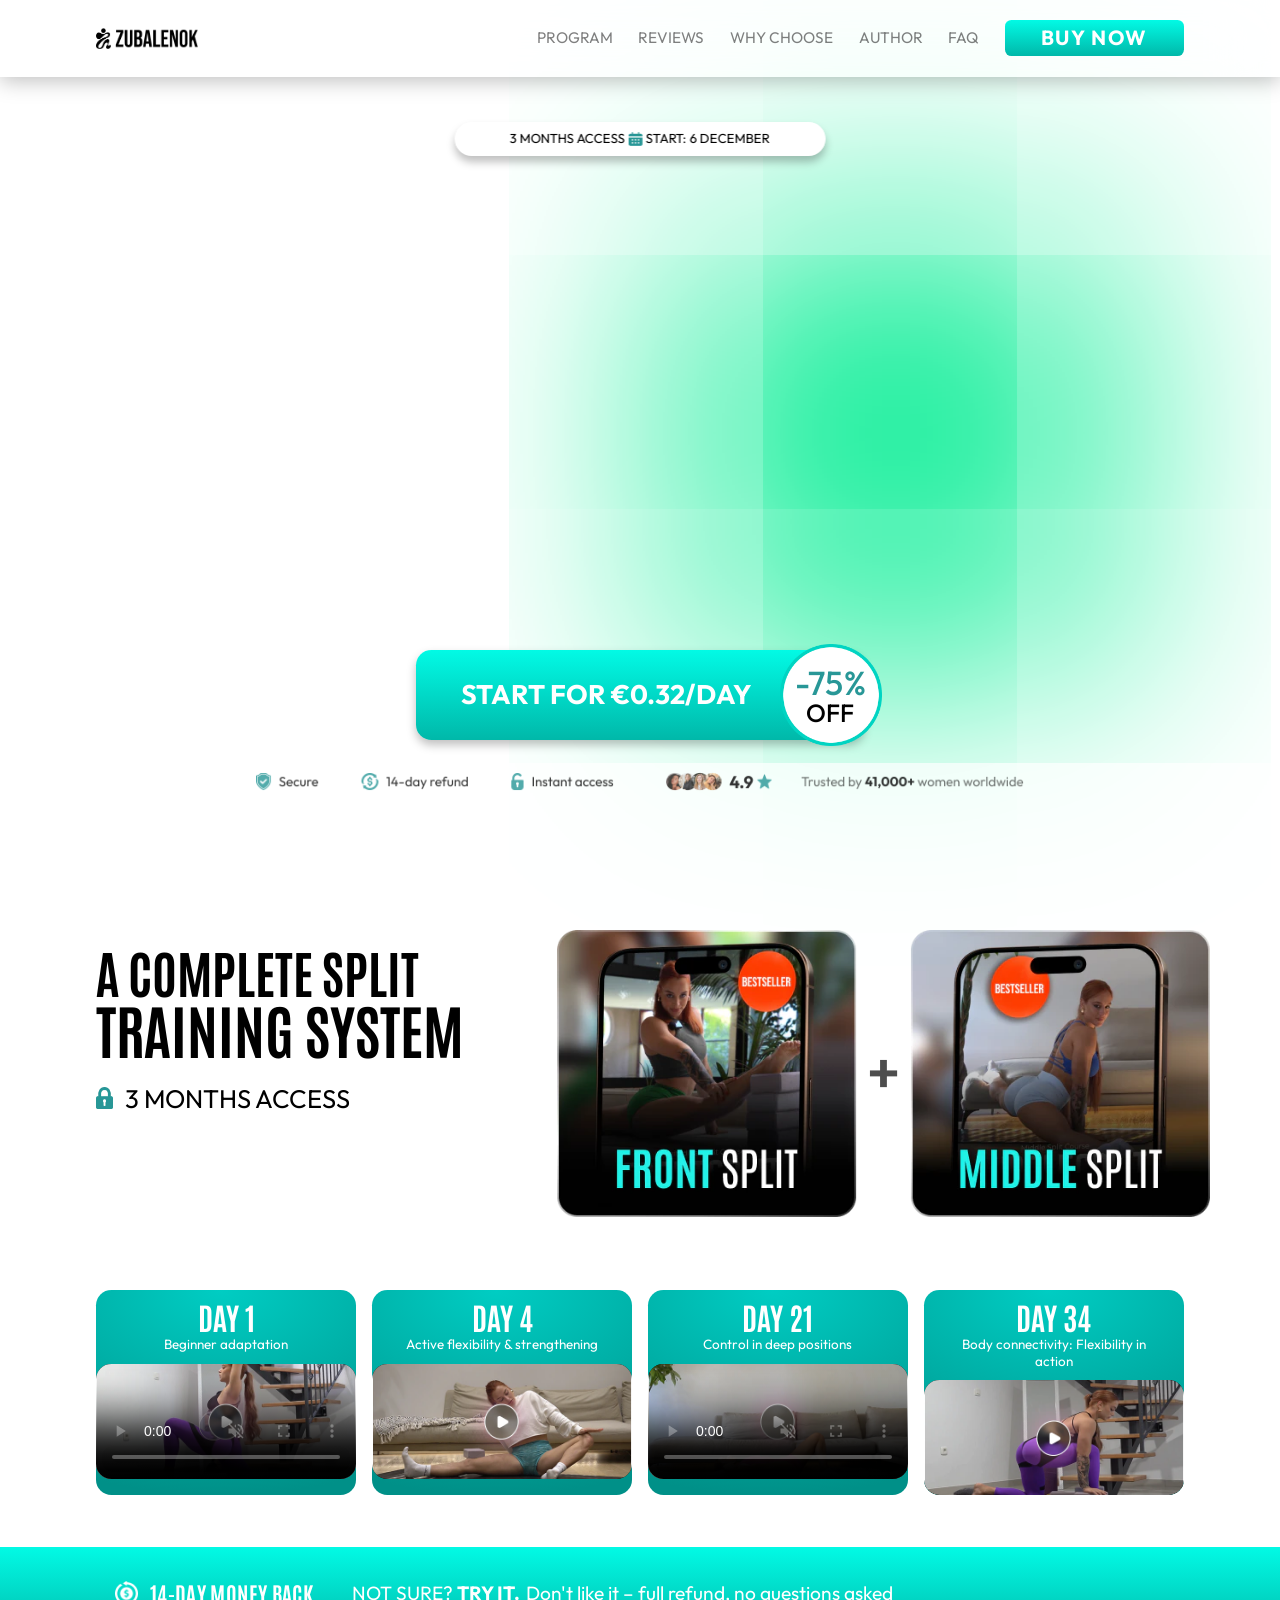
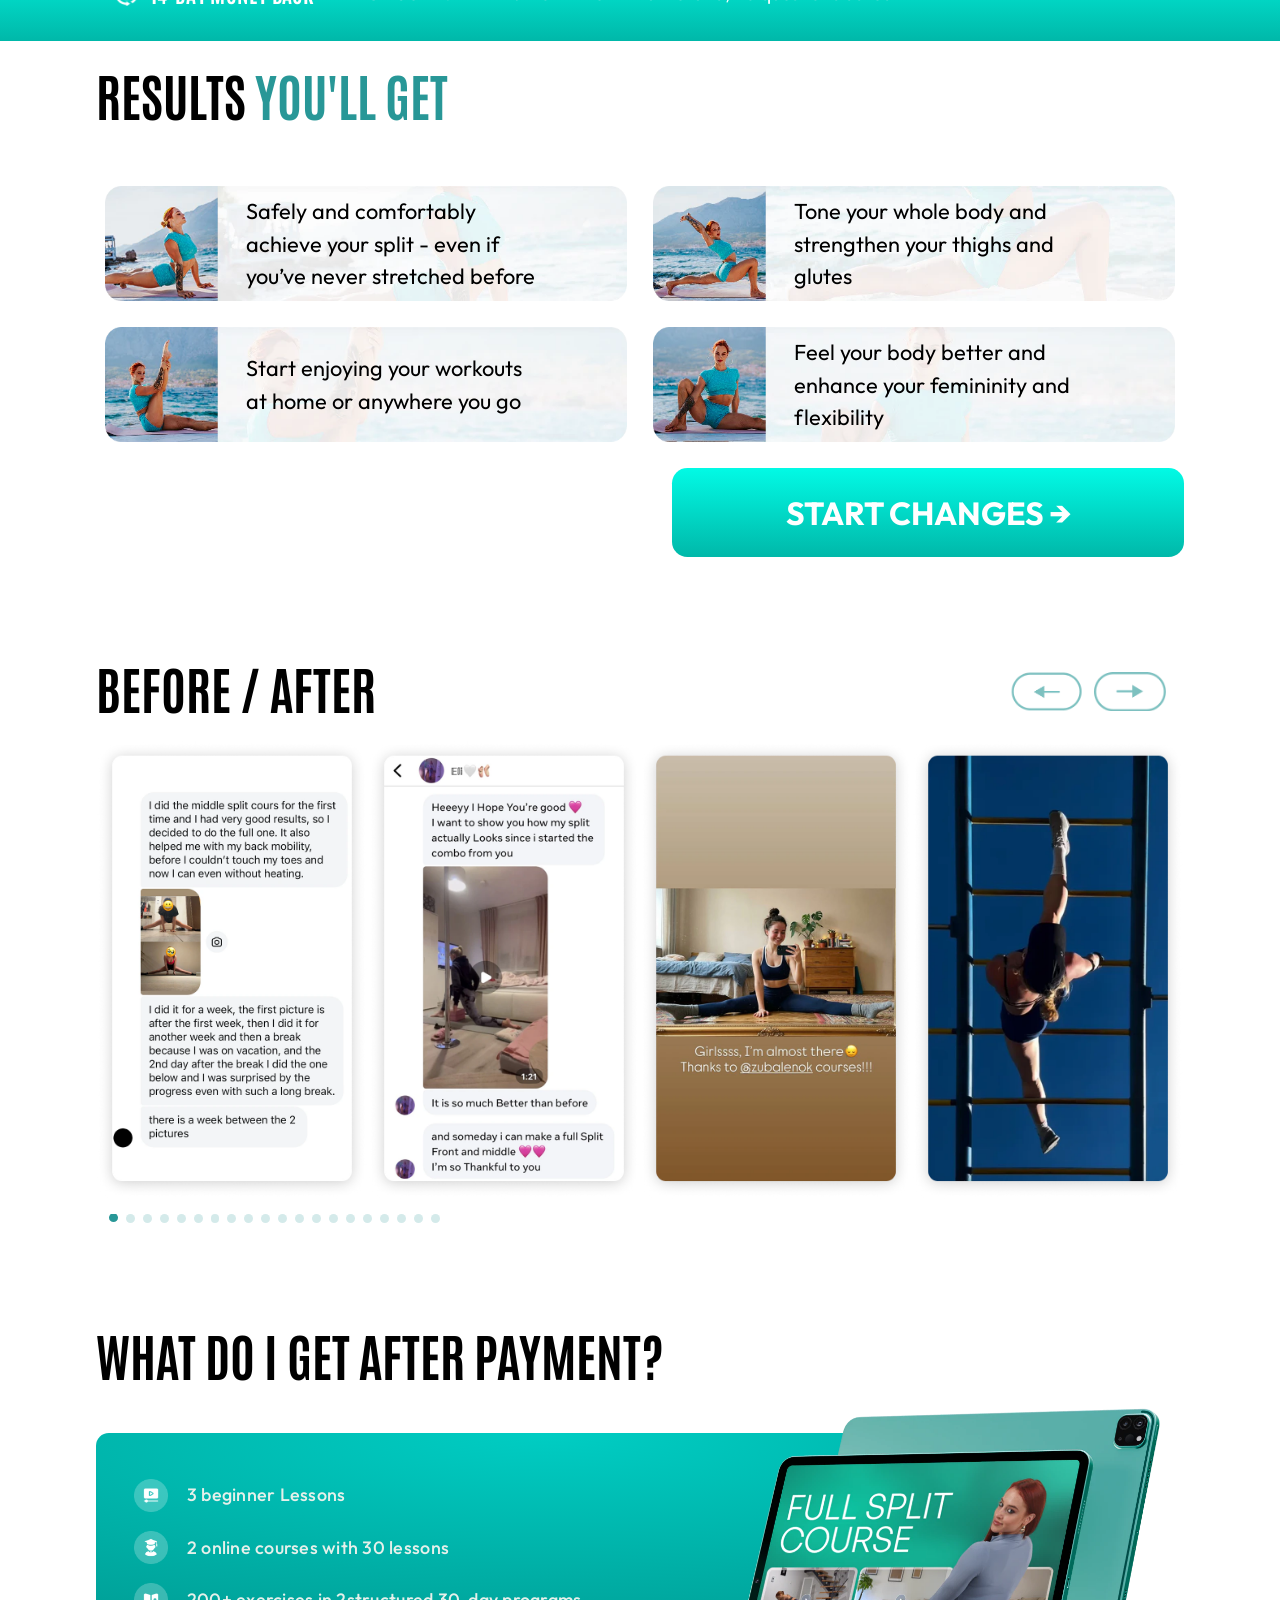
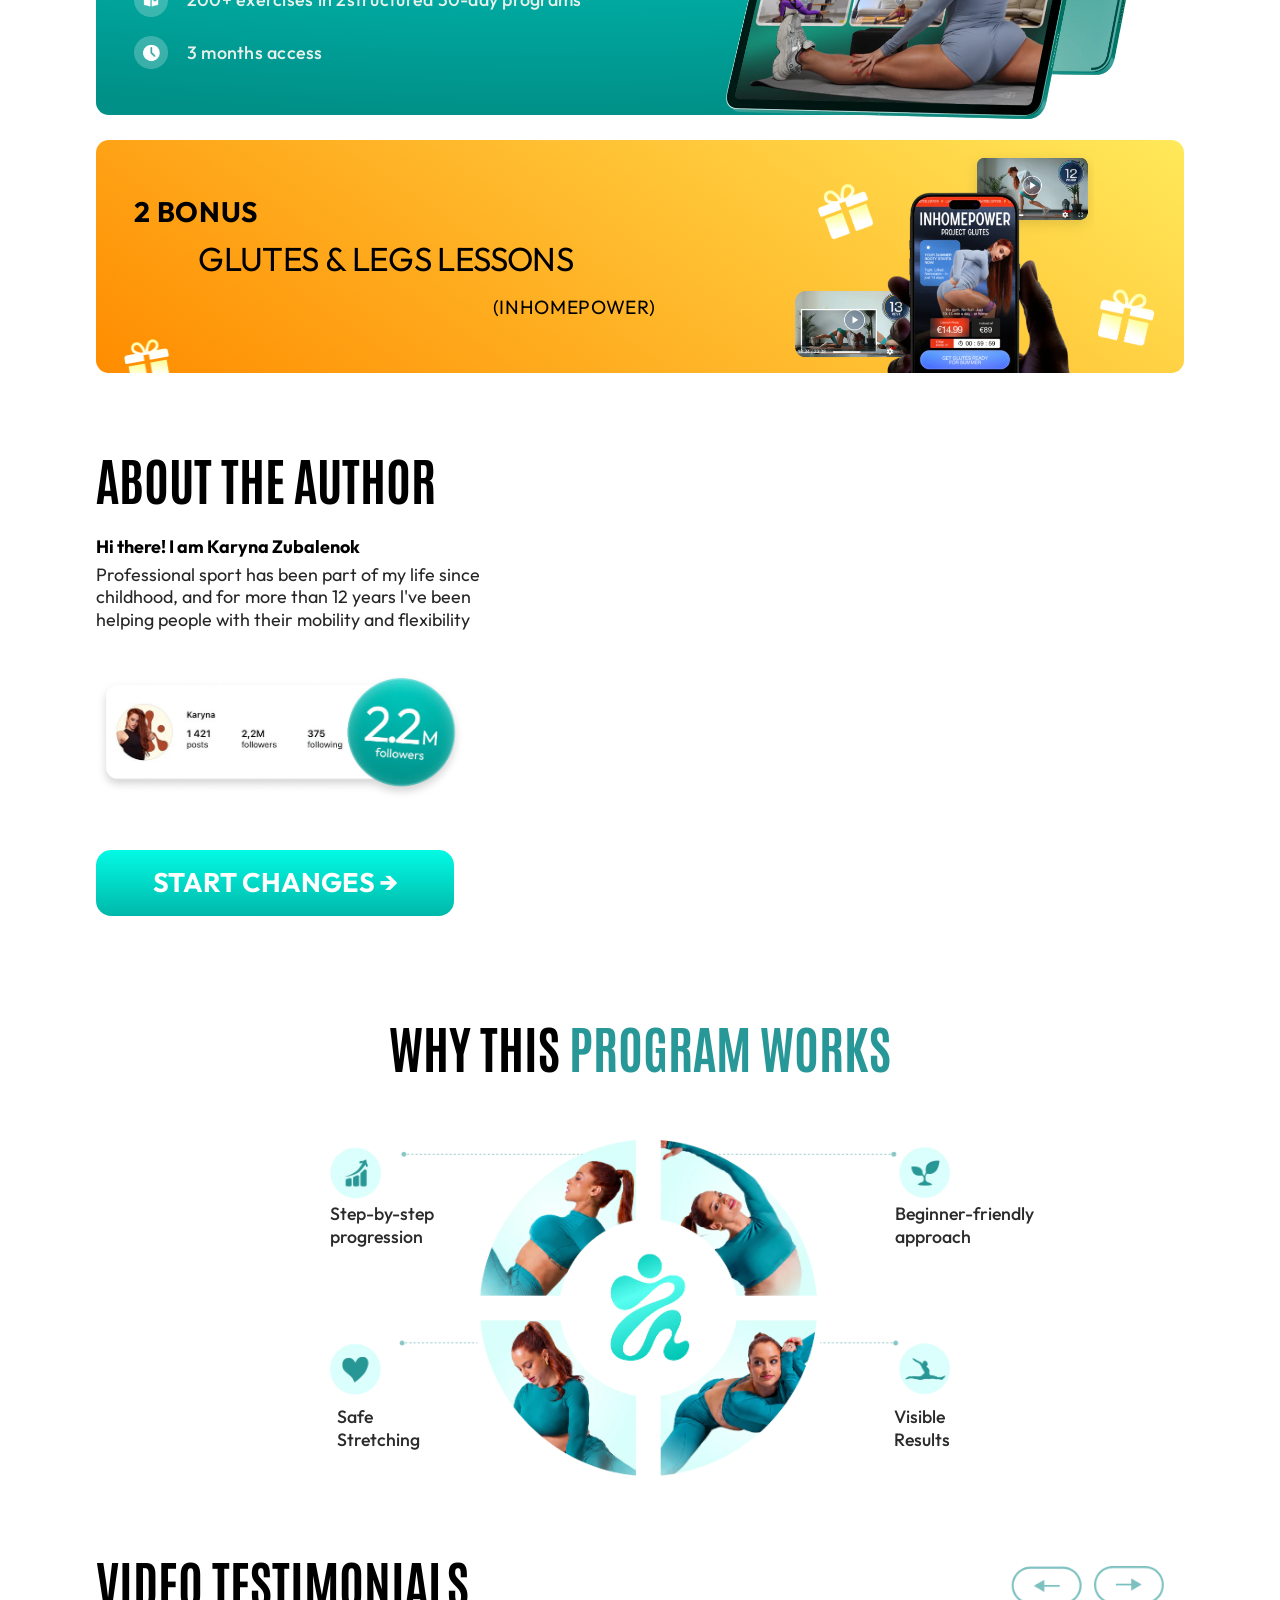
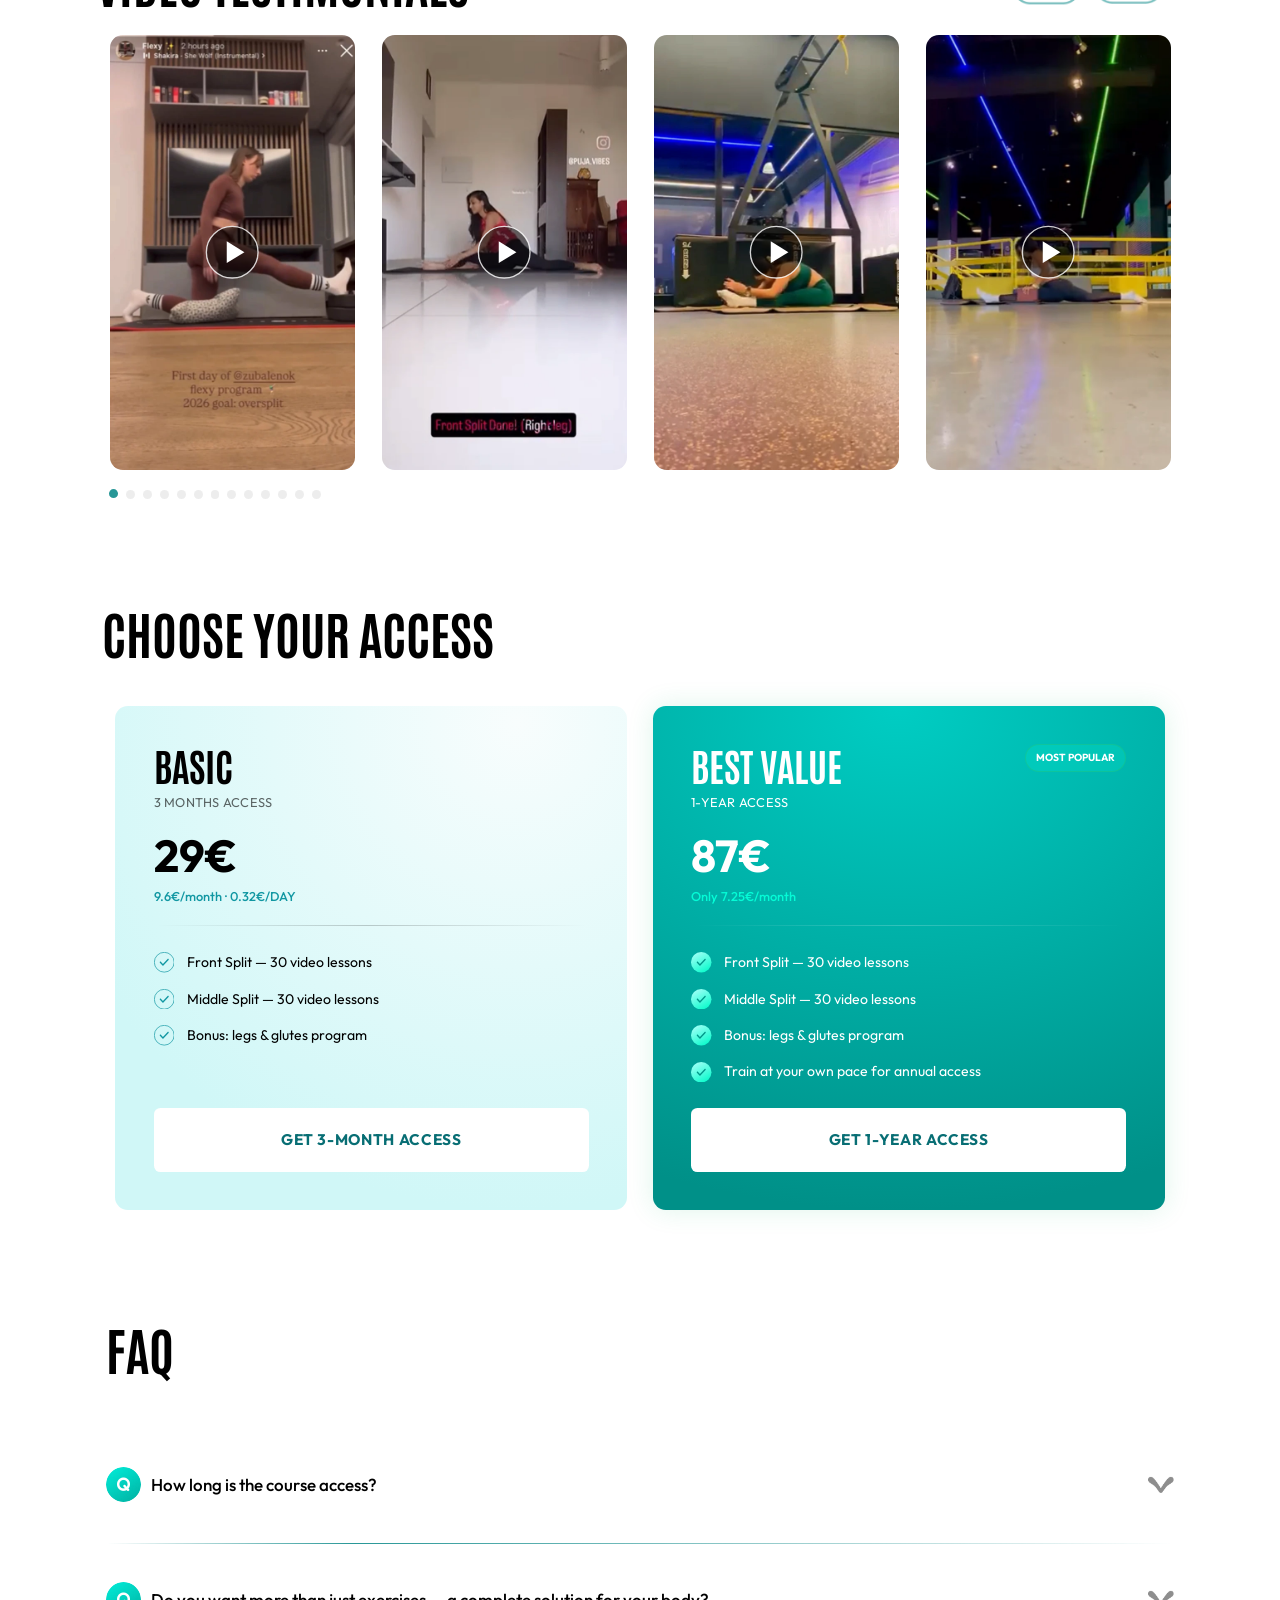
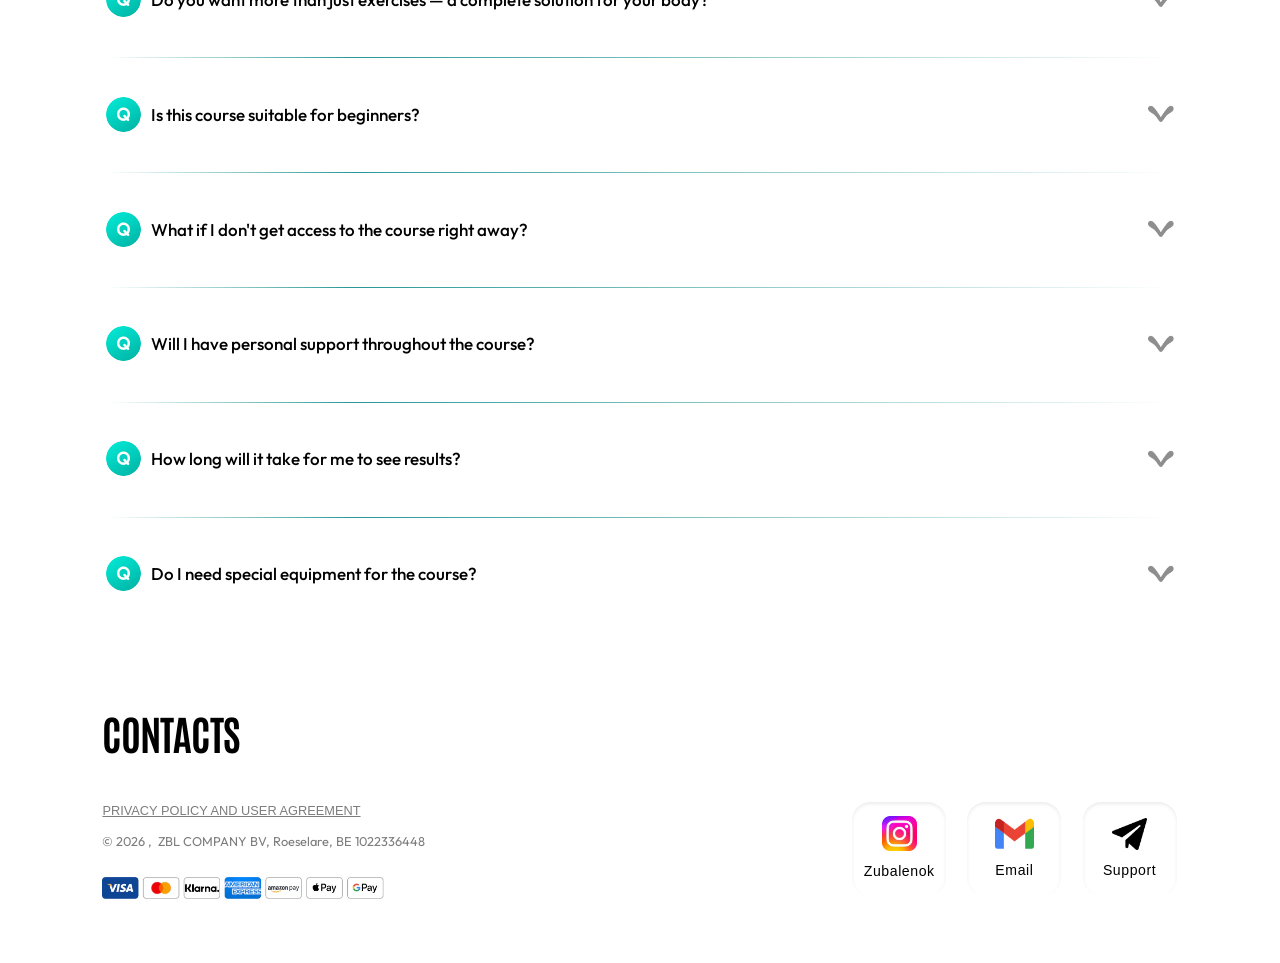
<file: index.html>
<!DOCTYPE html>
<html lang="en">
<head>
    <!-- Google tag (gtag.js) -->
    <script async src="https://www.googletagmanager.com/gtag/js?id=G-45MM60BWMP"></script>
    <script>
        window.dataLayer = window.dataLayer || [];
        function gtag(){dataLayer.push(arguments);}
        gtag('js', new Date());
        gtag('config', 'G-45MM60BWMP');
    </script>

    <meta charset="UTF-8">
    <meta name="viewport" content="width=device-width, initial-scale=1.0">
    <title>Split Mastery</title>
    <link rel="icon" type="image/png" href="./images/favicon.png">
    <meta name="facebook-domain-verification" content="p97upd1gcbc3rj1qhclnz7d21laqvg" />

    <!-- Preconnect -->
    <link rel="preconnect" href="https://www.googletagmanager.com" crossorigin>
    <link rel="preconnect" href="https://connect.facebook.net" crossorigin>
    <link rel="preconnect" href="https://www.clarity.ms" crossorigin>
    <link rel="dns-prefetch" href="https://web.cmp.usercentrics.eu">
    <link rel="dns-prefetch" href="https://cdn.jsdelivr.net">

    <!-- Критичні стилі -->
    <link rel="stylesheet" href="./css-2/nullStyle.css?v=3">
    <link rel="stylesheet" href="./css-2/fonts.css?v=5">
    <link rel="stylesheet" href="./css-2/styles-2.css">

    <!-- Swiper — defer -->
    <link rel="preload" href="https://cdn.jsdelivr.net/npm/swiper@11/swiper-bundle.min.css" as="style" onload="this.onload=null;this.rel='stylesheet'">
    <noscript><link rel="stylesheet" href="https://cdn.jsdelivr.net/npm/swiper@11/swiper-bundle.min.css"></noscript>
    
    
    
<script type="text/javascript">
    (function(c,l,a,r,i,t,y){
        c[a]=c[a]||function(){(c[a].q=c[a].q||[]).push(arguments)};
        t=l.createElement(r);t.async=1;t.src="https://www.clarity.ms/tag/"+i;
        y=l.getElementsByTagName(r)[0];y.parentNode.insertBefore(t,y);
    })(window, document, "clarity", "script", "vd3vddla66");
</script>

<!-- Meta Pixel Code -->
<script>
!function(f,b,e,v,n,t,s)
{if(f.fbq)return;n=f.fbq=function(){n.callMethod?
n.callMethod.apply(n,arguments):n.queue.push(arguments)};
if(!f._fbq)f._fbq=n;n.push=n;n.loaded=!0;n.version='2.0';
n.queue=[];t=b.createElement(e);t.async=!0;
t.src=v;s=b.getElementsByTagName(e)[0];
s.parentNode.insertBefore(t,s)}(window, document,'script',
'https://connect.facebook.net/en_US/fbevents.js');
fbq('init', '1686133395840176');
fbq('track', 'PageView');
</script>
<noscript><img height="1" width="1" style="display:none"
src="https://www.facebook.com/tr?id=1686133395840176&ev=PageView&noscript=1"
/></noscript>
<!-- End Meta Pixel Code -->



    
    <script id="usercentrics-cmp" src="https://web.cmp.usercentrics.eu/ui/loader.js" data-settings-id="dJV6JmvnNXbNx3" async></script>
    <script>
    (function () {
        function updateTomorrowDate() {
            var el = document.getElementById('tomorrow');
            if (!el) return;
            var tomorrow = new Date();
            tomorrow.setDate(tomorrow.getDate() + 1);
            var day = tomorrow.getDate();
            var months = ['JANUARY','FEBRUARY','MARCH','APRIL','MAY','JUNE','JULY','AUGUST','SEPTEMBER','OCTOBER','NOVEMBER','DECEMBER'];
            el.textContent = day + ' ' + months[tomorrow.getMonth()];
        }
        if (document.readyState === 'loading') {
            document.addEventListener('DOMContentLoaded', updateTomorrowDate);
        } else {
            updateTomorrowDate();
        }
    })();
    </script>

 <style>
    @media (min-width: 640px) {
        .promo-card-wrapper .hero__btn {
            margin-bottom: 0 !important;
        }
    }
    
    .hero {
    height: 167.7vw;
    }
    

.hero .hero__btn{
    font-weight: 600;
    box-shadow: 0 5px 10px 0 rgba(0, 0, 0, 0.25);

}

.hero__footer-info{
    display: flex;
    flex-direction: column;
    justify-content: center;
}
.hero__footer-info img{
    width: 100%;
}
.hero .hero__btn{
    position: relative;
    padding-right: 25%;
}
.elm-1{
    min-width: 107%;
    margin-bottom: 1%;
    margin-left: -3%;
    margin-top: -13%;
}
.elm-2{
    position: absolute;
    top: -40%;
    right: -5%;
    box-shadow: 0 13px 15px 0 rgba(0, 0, 0, 0.25);
    border-radius: 808px;
    width: 30%;
    object-fit: contain;
}
        .hero__footer-info{
            text-align: left;
            padding-bottom: 2vw;
        }
        .rateBody{
            margin-top: 40px;
        }

        .hero__hidden-btn{
            position: absolute;
            width: 45vw;
            height: 40vw;
            background-color: transparent;
            border-radius: 10vw;
            top: 70vw;
            right: 2vw;
            z-index: 99;
        }
        
        @media (min-width: 800px) {
           
            .hero__top-bar{
                top: 5.5vw;
        right: 50%;
        transform: translateX(50%);
        max-height: 2.7vw;
            }
            .elm-1{
                position: absolute;
                width: 30%;
                min-width: 42%;
                top: -57%;
            }
            .hero__footer-info {
                max-width: 30vw;
                text-align: right;
            }
            .course-bundle__list{
                width: 65vw;
            }
            .course-bundle__list-item br{
                display: none;
            }
        }
        
        
        
        .status-row {
            display: flex;
            justify-content: space-between;
            align-items: flex-end;
            margin-bottom: 2vw; /* 8px */
        }

        .spots-text {
            font-size: 4.2vw; /* ~22px */
            color: #a0a0a0;
            font-weight: 400;
        }

        .percentage {
            font-size: 4.2vw; /* ~24px */
            color: #e65c2e;
            font-weight: 700;
        }

        /* Прогрес-бар */
        .progress-container {
            width: 100%;
            height: 2.5vw; /* 10px */
            background-color: #1a1a1a;
            border-radius: 5vw;
            overflow: hidden;
            border: 0.25vw solid #333; /* 1px тонкий контур */
            margin-bottom: 2vw; /* 20px */
            box-shadow: inset 0 0.5vw 1vw rgba(0,0,0,0.5);
        }

        .progress-bar {
            width: 87%;
            height: 100%;
            background: linear-gradient(90deg, #c82901 0%, #fe451d 100%);
            border-radius: 5vw;
        }

        /* Рядок з кількістю місць */
        .left-text {
            font-size: 4.2vw;
            color: #a0a0a0;
            margin-bottom: 3vw;
            font-weight: 400;
        }

        .left-text b {
            color: #e65c2e;
            font-weight: 700;
        }

        /* Таймер/Ціна знизу */
        .footer-text {
            text-align: center;
            font-size: 4.2vw;
            padding-bottom: 3vw;
            color: #fff;
            font-weight: 400;
            letter-spacing: -0.1vw;
        }

        .promo-card-wrapper a{
            font-weight: 600;
        }
        .fdjks{
            margin-bottom: 15px;
        }
        
        @media (min-width: 640px) {
            .pricing__divider--bottom{
                display: none;
            }

            .fdjks{
                margin-bottom: 2vw;
            }
            
             .status-row {
            margin-bottom: 0vw; /* 8px */
        }

        .spots-text {
            font-size: 1vw;
        }

        .percentage {
            font-size: 1vw; /* ~24px */
        }

        /* Прогрес-бар */
        .progress-container {
            width: 100%;
            height: 0.5vw;
            border: 1px solid #333;
            margin-bottom: 0.5vw;
            box-shadow: inset 0 0.5vw 1vw rgba(0, 0, 0, 0.5);
        }


        /* Рядок з кількістю місць */
        .left-text {
            font-size: 1vw;
            color: #a0a0a0;
            margin-bottom: 0.8vw;
            font-weight: 400;
        }

        .footer-text {
            font-size: 0.9vw;
            padding-bottom: 0.8vw;
            letter-spacing: -0.1vw;
        }

        }
  
.discount-btn-n{
position: absolute;
    top: -18%;
    right: -9%;
    width: 26vw;
    height: 27.2vw;
    display: flex;
    align-items: center;
    justify-content: center;
    z-index: 1;
}

.discount-btn-n::before {
    content: "";
    position: absolute;
    top: 0;
    left: 0;
    width: 100%;
    height: 100%;
    background: url('./images/vert.webp') no-repeat center;
    background-size: 100% 100%;
    z-index: -1; /* Ховаємо фон під текст */
    animation: spin-bg 15s linear infinite; /* 15s - швидкість обертання, можна змінити */
}
@media(max-width: 640px){
    .results-text.tr,
.results-text.tl {

    top: 0;
}
 .first-slider-pagination.swiper-pagination {
    margin-left: 4vw;
    margin-right: auto;
    transform: translateY(2vw);
    max-width: 44vw;
    overflow: hidden;
    left: 0;
}
}
@media (min-width: 640px){
     .first-slider-pagination.swiper-pagination{
        overflow: visible;
    }
    .results-text.tr,
        .results-text.tl {
        top: 14%;
 
    }
    .results-text.bl,
    .results-text.br {
        bottom: 12%;
    }
}
.results-text{
    opacity: 1 !important;
}

@keyframes spin-bg {
    0% {
        transform: rotate(0deg);
    }
    100% {
        transform: rotate(360deg);
    }
}

.discount-btn-n p{
    font-weight: 600;
font-size: 5.8vw;
letter-spacing: 0.01em;
text-transform: uppercase;
text-align: center;
color: #289797;
font-family: 'Outfit-Medium';
    line-height: 100%;
}
.discount-btn-n p span{
    color: #000;
    font-size: 4.8vw;
}
.hero .hero__btn{
    padding: 2vw 5vw;
    line-height: 125%;
    width: 84vw;
}
.price-current {
    font-size: 11vw;
    font-family: 'Outfit-Bold';
    font-weight: 900;
    line-height: 100%;
    border: 2px solid #01dac7;
    border-radius: 12px;
    /* padding: 14px 32px; */
    width: 35vw;
    height: 16.3vw;
    color: #00c8b7;
    background: linear-gradient(147deg, #fdfdfd 0%, #f5f5f5 100%);
    display: flex;
    justify-content: center;
    align-items: center;
}
.price-old {
    font-family: 'Outfit-Medium';
    font-size: 7vw;
    /* text-decoration: line-through; */
    /* opacity: 0.5; */
    border-radius: 12px;
    padding: 14px 24px;
        width: 24vw;
            text-decoration: none;
    height: 16.3vw;
    color: #BFBFBF;
    opacity: 1;
    background: #2A2A2A;
    display: flex;
    flex-direction: column;
    justify-content: center;
    align-items: center;
    position: relative;
}
.price-old:after{
position: absolute;
    content: "";
    display: block;
    width: 73%;
    height: 4px;
    background: #FF0000;
    border-radius: 3px;
    bottom: 34%;
    
}
.price-old p{
        font-weight: 500;
    font-size: 3.8vw;
    line-height: 113%;
    text-transform: lowercase;
    text-align: center;
    color: #fff;
    opacity: 0.7;
}
.hero__pricing {
    display: flex;
    justify-content: center;
    align-items: center;
    gap: 3vw;
}

.hero__top-bar{
    margin-top: 17vw;
    width: 88%;
    box-shadow: 0 6px 9px 0 rgba(0, 0, 0, 0.25);
}
.hero__offer-box{
    margin-top: 95vw;
}
.discount-btn-n::before{
    animation: none;
    background-image: url(./images/Vector.png);
        width: 20vw;
    height: 20vw;
}
.discount-btn-n{
      width: 20vw;
    height: 20vw;
        top: -4%;
        transform: scale(1.03);
}
@media (min-width: 800px) {
     .hero__hidden-btn{
            position: absolute;
            width: 25vw;
            height: 17vw;
          
            border-radius: 10vw;
            top: 22vw;
            right: 20vw;
      
        }
    .discount-btn-n::before {
    animation: none;
    background-image: url(./images/Vector.png);
    width: 8vw;
    height: 8vw;
}
.discount-btn-n{
     width: 8vw;
    height: 8vw;
        top: -7%;
        transform: scale(1);
}
    .hero__top-bar {
    margin-top: -2vw;
    width: 29vw;
    }
    .price-old:after{
        width: 60%;
    }
     .hero__offer-box {
        margin-top: 37.8vw;
    }
    .hero__pricing{
        gap: 1vw;
        margin-bottom: 2vw;
    }
    .price-current {
            width: 12vw;
    height: 5.1vw;
    font-size: 3vw;
    }
    .price-old{
        width: 8.6vw;
    height: 5.1vw;
    }
    .hero__offer-box{
        align-items: flex-end;
    }
    .price-old {
        font-size: 2.1vw;
    }
    .price-old p{
        font-size: 1.4vw;
    }
    .hero__btn {
        margin-bottom: 2vw;
    }


.discount-btn-n p {
        font-size: 2vw;
        transform: scale(1.3);
        line-height: 83%;
        padding-top: 0.4vw;
    }
.discount-btn-n p span {
    color: #000;
    font-size: 1.5vw;
}
    .hero .hero__btn {
        width: 35vw;
        height: 7vw;
        /* margin-right: 10%; */
        justify-content: left;
        right: auto;
        padding: 1vw 2vw 1vw 3.5vw;
        border-radius: 1.2vw;
        font-size: 2.1vw;
    }
    .discount-btn-n {
        right: -4%;
    }
    .brb{
        display: none;
    }
    .hero__footer-info {
        max-width: 100%;
        width: 100%;
        text-align: right;
        flex-direction: row;
        justify-content: center !important;
        gap: 4vw !important;
        display: flex;
        position: absolute;
        left: 0;
        bottom: 0;
    }
    .hero__footer-info img{
        width: 28vw;
    }
  .s1-trackLine {
    margin-top: 2vw;
    padding: 0.7vw 0;
    position: absolute;
    left: 0;
    top: 0vw;
  }

}
    </style>
    <style>
/* HARDFIX: FAQ block — clamp() замість чистого vw */
@media (min-width: 800px) {
  .asks {
    margin: clamp(24px, 4vw, 58px) auto 0;
    width: 100%;
  }

  .asksContainer-item-top {
    padding: clamp(16px, 2vw, 29px) 0;
  }

  .asksContainer-item-top .q {
    font-size: clamp(12px, 1.3vw, 19px);
    min-width: clamp(20px, 2.4vw, 35px);
    min-height: clamp(20px, 2.4vw, 35px);
    max-height: clamp(20px, 2.4vw, 35px);
    border-radius: 100%;
    display: flex;
    align-items: center;
    justify-content: center;
  }

  .q-arrow {
    width: clamp(16px, 2vw, 29px);
  }

  .q-line {
    margin-bottom: clamp(8px, 1vw, 14px);
    min-width: 100%;
    max-width: 100%;
  }

  .asksContainer-item-bottom p {
    margin-right: clamp(14px, 1.4vw, 20px);
  }
}
</style>
    
    <!-- Google Tag Manager -->
<script>(function(w,d,s,l,i){w[l]=w[l]||[];w[l].push({'gtm.start':
new Date().getTime(),event:'gtm.js'});var f=d.getElementsByTagName(s)[0],
j=d.createElement(s),dl=l!='dataLayer'?'&l='+l:'';j.async=true;j.src=
'https://www.googletagmanager.com/gtm.js?id='+i+dl;f.parentNode.insertBefore(j,f);
})(window,document,'script','dataLayer','GTM-5T88LPL4');</script>
<!-- End Google Tag Manager -->
</head>
<body>
    <!-- Google Tag Manager (noscript) -->
<noscript><iframe src="https://www.googletagmanager.com/ns.html?id=GTM-5T88LPL4"
height="0" width="0" style="display:none;visibility:hidden"></iframe></noscript>
<!-- End Google Tag Manager (noscript) -->
    <div class="wrapper">
        <section class="hero">

            <button data-href="https://zubalenok.online/shop/item/13082" class="hero__hidden-btn check-click"></button>
   
            <header class="header-navline">
                <div class="header-wrapper">
                    <img src="./images/logo.png" alt="logo" class="header-logo" width="120" height="40" fetchpriority="high">
                    <nav class="header-nav">
                        <ul class="header-list">
                            <li><a href="#program" class="header-link">Program</a></li>
                            <li><a href="#reviews" class="header-link">Reviews</a></li>
                            <li><a href="#why-choose" class="header-link">Why choose</a></li>
                            <li><a href="#author" class="header-link">Author</a></li>
                            <li><a href="#faq" class="header-link">FAQ</a></li>
                        </ul>
                        
                      
                        <button data-href="https://zubalenok.online/shop/item/13082"  class="header-nav-button check-click">
                            Buy Now
                        </button>
                    
                    </nav>
                </div>
            </header>

            <div class="hero__teal-glow"></div>

            <picture class="hero__model">
                <source srcset="./images/jd2.webp" media="(min-width: 768px)">
                <img src="./images/jd1.webp" alt="Stretching girl" fetchpriority="high" decoding="async">
            </picture>

        

            <div class="hero__content wrapper_component">
                <button data-href="https://zubalenok.online/shop/item/13082" class="hero__top-bar check-click">
                    <span>3 MONTHS ACCESS</span>
                    <div class="hero__date">
                        <img src="./images/calendar.webp" alt="Calendar" class="icon-cal" loading="lazy" width="20" height="20">
                        <span>START: <span id="tomorrow"></span></span>
                    </div>
                </button>

                <div class="hero__title-group">
                    <!--<p class="hero__subtitle">SPLIT</p>-->
                    <!--<h1 class="hero__main-title">Now or <span>Never</span></h1>-->
                    <!--<div class="group-titles">-->
                    <!--    <img src="./images/title.webp" alt="" class="title-img" loading="eager" fetchpriority="high">-->
                    <!--    <p class="hero__step-text">STEP BY STEP</p>-->
                    <!--</div>-->
                </div>

                <div class="hero__offer-box">
          
                    <div style="margin: 0 auto;">
                        <button data-href="https://zubalenok.online/shop/item/13082" class="hero__btn check-click">
                            START FOR 
                            <br class="brb">
                            €0.32/DAY
                            
                            <div class="discount-btn-n">
                                <p>-75% <br> <span>OFF</span></p>
                            </div>
                        </button>
                        <div class="hero__footer-info">
                            <img src="./images/1-l-2.png" />
                            <img src="./images/3-l.png" />
                        </div>
                    </div>
                </div>
            </div>
        </section>

        <!--<section class="rateBody wrapper_component">-->
        <!--    <img src="./images/rate.webp" alt="" loading="lazy" class="rate" width="360" height="60">-->
        <!--</section>-->

        <section class="complete wrapper_component" id="program">
            <h2 class="mainTitle">
                A complete split
                <br>
                <span>training system</span>
            </h2>
            <img class="complete-img" src="./images/s2.webp" width="1200" height="800" loading="lazy" decoding="async" alt="Stretching image">
            <h3 class="complete-subTitle">
                <img src="./images/lock.webp" alt="">
                3 MONTHS ACCESS
            </h3>
        </section>

        <section class="s7 wrapper_component">
            <div class="s7-grid">
                <div class="s7-card">
                    <div class="s7-card-header">
                        <h2 class="s7-day">Day 1</h2>
                        <p class="s7-desc">Beginner <br>adaptation</p>
                    </div>
                    <div class="s7-video-wrapper">
                        <video data-src="https://itden-cdn.b-cdn.net/splits/1.mp4" poster="./images/poster-2.webp" muted playsinline loop controls></video>
                    </div>
                </div>
                <div class="s7-card">
                    <div class="s7-card-header">
                        <h2 class="s7-day">Day 4</h2>
                        <p class="s7-desc">Active flexibility & <br>strengthening</p>
                    </div>
                    <div class="s7-video-wrapper">
                        <video data-src="https://itden-cdn.b-cdn.net/splits/21.mp4" poster="./images/poster-3.webp" muted playsinline loop> controls</video>
                    </div>
                </div>
                <div class="s7-card">
                    <div class="s7-card-header">
                        <h2 class="s7-day">Day 21</h2>
                        <p class="s7-desc">Control in deep <br>positions</p>
                    </div>
                    <div class="s7-video-wrapper">
                        <video data-src="https://itden-cdn.b-cdn.net/splits/34.mp4" poster="./images/poster-4.webp" muted playsinline loop controls></video>
                    </div>
                </div>
                <div class="s7-card">
                    <div class="s7-card-header">
                        <h2 class="s7-day">Day 34</h2>
                        <p class="s7-desc">Body connectivity: <br>Flexibility in action</p>
                    </div>
                    <div class="s7-video-wrapper">
                        <video data-src="https://itden-cdn.b-cdn.net/splits/4.mp4" poster="./images/poster-1.webp" muted playsinline loop></video>
                    </div>
                </div>
            </div>
        </section>

        <section class="s3">
            <div class="s3-guarantee">
                <div class="s3-guarantee-header">
                    <img src="./images/money-back.webp" alt="money back" loading="lazy" class="s3-guarantee-icon" width="60" height="60">
                    <h3 class="s3-guarantee-title">14-DAY MONEY BACK</h3>
                </div>
                <div class="s3-guarantee-body">
                    <p class="s3-guarantee-subtitle">NOT SURE? <span>TRY IT. </span></p>
                    <p class="s3-guarantee-desc">Don't like it – full refund, no questions asked</p>
                </div>
            </div>
        </section>

        <section class="results wrapper_component" id="why-choose">
            <h2 class="mainTitle">Results <span class="mainTitle-gray">you'll get</span></h2>
            <div class="results-items">
                <div class="results-item">
                    <p>Safely and comfortably <br> achieve your split - even if <br> you’ve never stretched before</p>
                </div>
                <div class="results-item">
                    <p>Tone your whole body and <br> strengthen your thighs and <br> glutes</p>
                </div>
                <div class="results-item">
                    <p>Start enjoying your workouts <br> at home or anywhere you go</p>
                </div>
                <div class="results-item">
                    <p>Feel your body better and <br> enhance your femininity and <br> flexibility</p>
                </div>
            </div>
            <button data-href="https://zubalenok.online/shop/item/13082" class="hero__btn check-click">Start changes →</button>
        </section>

        <section class="second-slider" id="reviews">
            <div class="wrapper_component">
                <h2 class="mainTitle">BEFORE / AFTER</h2>
                <div class="second-swiper swiper">
                    <div class="swiper-wrapper">
                        <!--<img src="./images/slider-1/slide-1-1.webp" width="1200" height="800" class="swiper-slide" alt="Slide 1" loading="lazy" decoding="async">-->
                        <img src="./images/slider-2/slide1.webp" width="1200" height="800" class="swiper-slide" alt="Slide 2" loading="lazy" decoding="async">
                        <img src="./images/slider-2/slide3.webp" width="1200" height="800" class="swiper-slide" alt="Slide 3" loading="lazy" decoding="async">
                        <img src="./images/slider-2/slide4.webp" width="1200" height="800" class="swiper-slide" alt="Slide 4" loading="lazy" decoding="async">
                        <img src="./images/slider-2/slide5.webp" width="1200" height="800" class="swiper-slide" alt="Slide 5" loading="lazy" decoding="async">
                        <img src="./images/slider-2/slide6.webp" width="1200" height="800" class="swiper-slide" alt="Slide 6" loading="lazy" decoding="async">
                        <img src="./images/slider-2/slide7.webp" width="1200" height="800" class="swiper-slide" alt="Slide 6" loading="lazy" decoding="async">
                        <img src="./images/slider-2/slide8.webp" width="1200" height="800" class="swiper-slide" alt="Slide 6" loading="lazy" decoding="async">
                        <img src="./images/slider-2/slide9.webp" width="1200" height="800" class="swiper-slide" alt="Slide 6" loading="lazy" decoding="async">
                        <img src="./images/slider-2/slide10.webp" width="1200" height="800" class="swiper-slide" alt="Slide 6" loading="lazy" decoding="async">
                        <img src="./images/slider-2/slide11.webp" width="1200" height="800" class="swiper-slide" alt="Slide 6" loading="lazy" decoding="async">
                        <img src="./images/slider-2/slide12.webp" width="1200" height="800" class="swiper-slide" alt="Slide 6" loading="lazy" decoding="async">

                        <img src="./images/slider-2/slide13.webp" width="1200" height="800" class="swiper-slide" alt="Slide 6" loading="lazy" decoding="async">
                        <img src="./images/slider-2/slide14.webp" width="1200" height="800" class="swiper-slide" alt="Slide 6" loading="lazy" decoding="async">
                        <img src="./images/slider-2/slide15.webp" width="1200" height="800" class="swiper-slide" alt="Slide 6" loading="lazy" decoding="async">

                        <img src="./images/slider-2/slide16.webp" width="1200" height="800" class="swiper-slide" alt="Slide 6" loading="lazy" decoding="async">
                        <img src="./images/slider-2/slide17.webp" width="1200" height="800" class="swiper-slide" alt="Slide 6" loading="lazy" decoding="async">
                        <img src="./images/slider-2/slide18.webp" width="1200" height="800" class="swiper-slide" alt="Slide 6" loading="lazy" decoding="async">
                        <img src="./images/slider-2/slide19.webp" width="1200" height="800" class="swiper-slide" alt="Slide 6" loading="lazy" decoding="async">

                        <img src="./images/slider-2/slide20.webp" width="1200" height="800" class="swiper-slide" alt="Slide 6" loading="lazy" decoding="async">
                        <img src="./images/slider-2/slide21.webp" width="1200" height="800" class="swiper-slide" alt="Slide 6" loading="lazy" decoding="async">
                    </div>
                </div>
                <div style="padding-right: 10px; display: flex; align-items: center;">
                    <div class="second-slider-pagination swiper-pagination"></div>
                    <div class="second-slider-prev"></div>
                    <div class="second-slider-next"></div>
                </div>
            </div>
        </section>

        <section class="course-bundle">
            <h2 class="mainTitle">What Do I Get After Payment?</h2>
            <div class="course-bundle__card course-bundle__card--main">
                <div class="course-bundle__tablet-wrapper">
                    <img src="./images/tablet.webp" alt="Full Split Course Tablet" class="course-bundle__tablet-img" loading="lazy" width="400" height="300">
                </div>
                <ul class="course-bundle__list">
                    <li class="course-bundle__list-item">
                        <div class="course-bundle__icon">
                            <img src="./images/n-ico-1.webp" alt="" loading="lazy" width="40" height="40">
                        </div>
                        <span>3 beginner Lessons</span>
                    </li>
                    <li class="course-bundle__list-item">
                        <div class="course-bundle__icon">
                            <img src="./images/n-ico-2.webp" alt="" loading="lazy" width="40" height="40">
                        </div>
                        <span>2 online courses with 30 lessons</span>
                    </li>
                    <li class="course-bundle__list-item">
                        <div class="course-bundle__icon">
                            <img src="./images/n-ico-3.webp" alt="" loading="lazy" width="40" height="40">
                        </div>
                        <span>200+ exercises in 2<br>structured 30-day programs</span>
                    </li>
                    <li class="course-bundle__list-item">
                        <div class="course-bundle__icon">
                            <img src="./images/n-ico-4.webp" alt="" loading="lazy" width="40" height="40">
                        </div>
                        <span>3 months access<br></span>
                    </li>
                </ul>
            </div>
            <div class="course-bundle__card course-bundle__card--bonus">
                <div class="course-bundle__bonus-text">
                    <span class="course-bundle__bonus-hl">2 BONUS</span>
                    <span class="course-bundle__bonus-title">GLUTES <span class="course-bundle__amp">&amp;</span> LEGS <span class="course-bundle__break"></span> LESSONS</span>
                    <span class="course-bundle__bonus-sub">(INHOMEPOWER)</span>
                </div>
                <div class="course-bundle__bonus-visuals">
                    <img src="./images/g-1.webp" alt="" class="course-bundle__gift course-bundle__gift--1" loading="lazy" width="60" height="60">
                    <img src="./images/g-2.webp" alt="" class="course-bundle__gift course-bundle__gift--2" loading="lazy" width="60" height="60">
                    <img src="./images/gift.webp" alt="" class="course-bundle__gift course-bundle__gift--3" loading="lazy" width="60" height="60">
                    <img src="./images/gift-pk.webp" class="gift-pk-1" alt="">
                    <img src="./images/gift-pk-2.webp" class="gift-pk-2" alt="">
                    <img src="./images/gift-pk-3.webp" class="gift-pk-3" alt="">
                    <img src="./images/ph-info.webp" alt="App interface and videos" class="course-bundle__phone-img" loading="lazy" width="200" height="300">
                </div>
            </div>
        </section>

        <section class="about wrapper_component" id="author">
            <div class="about-wrap">
                <div class="about-info">
                    <h2 class="mainTitle">About the Author</h2>
                    <h3 class="about-info-title">Hi there! I am Karyna Zubalenok</h3>
                    <p class="about-info-text">
                        Professional sport has been part of my life since childhood, and for more than 12 years l've been helping people with their mobility and flexibility
                    </p>
                    <img src="./images/about-info.webp" width="1200" height="800" loading="lazy" decoding="async" class="about-info-img" alt="About info">
                </div>
                <picture class="about__image">
                    <source media="(min-width: 800px)" srcset="./images/about-content_d_n.webp">
                    <img src="./images/about-content-mobile_n.webp" alt="About our programs and experience" loading="lazy" decoding="async" width="800" height="1000" style="width: 100%; height: auto; display: block;">
                </picture>
            </div>
            <button data-href="https://zubalenok.online/shop/item/13082" class="hero__btn check-click">
                Start changes →
            </button>
        </section>

    <section class="results wrapper_component">
        <h2 class="mainTitle" style="text-align: center !important;">WHY THIS <br class="br-h"> <span class="mainTitle-gray">program works</span></h2>
        
        <div class="results-system-container">
<picture>
  <source media="(min-width: 640px)" srcset="./images/system-2.webp">
  
  <img src="./images/system.webp" alt="System diagram" class="results-main-img" />
</picture>
            
            <div class="results-text tl">Step-by-step<br>progression</div>
            <div class="results-text tr">Beginner-friendly<br>approach</div>
            <div class="results-text bl">Safe<br>Stretching</div>
            <div class="results-text br">Visible<br>Results</div>
        </div>
    </section>

        <section class="first-slider">
            <div class="wrapper_component">
                <h2 class="mainTitle">Video Testimonials</h2>
                <div class="first-swiper swiper">
        <div class="swiper-wrapper">
    <div class="swiper-slide">
        <video class="video-preview" data-src="https://itden-cdn.b-cdn.net/stretching/sdk23o.MP4" poster="./images/slider-1/slide1.webp" muted playsinline loop preload="none"></video>
    </div>

    <div class="swiper-slide">
        <video class="video-preview" data-src="https://itden-cdn.b-cdn.net/stretching/vd-2.mp4" poster="./images/slider-1/slide2.webp" muted playsinline loop preload="none"></video>
    </div>

    <div class="swiper-slide">
        <video class="video-preview" data-src="https://itden-cdn.b-cdn.net/stretching/vd-3.mp4" poster="./images/slider-1/slide3.webp" muted playsinline loop preload="none"></video>
    </div>

    <div class="swiper-slide">
        <video class="video-preview" data-src="https://itden-cdn.b-cdn.net/stretching/vd-4.mp4" poster="./images/slider-1/slide4.webp" muted playsinline loop preload="none"></video>
    </div>

    <div class="swiper-slide">
        <video class="video-preview" data-src="https://itden-cdn.b-cdn.net/stretching/video2.MP4" poster="./images/slider-1/slide5.webp" muted playsinline loop preload="none"></video>
    </div>

    <div class="swiper-slide">
        <video class="video-preview" data-src="https://itden-cdn.b-cdn.net/stretching/video4.MP4" poster="./images/slider-1/slide6.webp" muted playsinline loop preload="none"></video>
    </div>

    <div class="swiper-slide">
        <video class="video-preview" data-src="https://itden-cdn.b-cdn.net/stretching/Instagram_15.04.2026_MiddleSplit_Video.mp4" poster="./images/slider-1/slide7.webp" muted playsinline loop preload="none"></video>
    </div>

    <div class="swiper-slide">
        <video class="video-preview" data-src="https://itden-cdn.b-cdn.net/stretching/video5.MP4" poster="./images/slider-1/slide8.webp" muted playsinline loop preload="none"></video>
    </div>

    <div class="swiper-slide">
        <video class="video-preview" data-src="https://itden-cdn.b-cdn.net/stretching/Instagram_15.04.2026_FullSplit_Video.MP4" poster="./images/slider-1/slide9.webp" muted playsinline loop preload="none"></video>
    </div>

    <div class="swiper-slide">
        <video class="video-preview" data-src="https://itden-cdn.b-cdn.net/stretching/vd-10.mp4" poster="./images/slider-1/slide10.webp" muted playsinline loop preload="none"></video>
    </div>

    <div class="swiper-slide">
        <video class="video-preview" data-src="https://itden-cdn.b-cdn.net/stretching/feur289aew.mp4" poster="./images/slider-1/slide11.webp" muted playsinline loop preload="none"></video>
    </div>

    <div class="swiper-slide">
        <video class="video-preview" data-src="https://itden-cdn.b-cdn.net/stretching/vd-11.MP4" poster="./images/slider-1/slide12.webp" muted playsinline loop preload="none"></video>
    </div>

    <div class="swiper-slide">
        <video class="video-preview" data-src="https://itden-cdn.b-cdn.net/stretching/Splits%20Course%20from%20Zubalenok%20on%20IG.mp4" poster="./images/slider-1/slide13.webp" muted playsinline loop preload="none"></video>
    </div>
</div>
                    <div style="padding-right: 10px; display: flex; align-items: center;">
                        <div class="first-slider-pagination swiper-pagination"></div>
                        <div class="first-slider-prev"></div>
                        <div class="first-slider-next"></div>
                    </div>
                </div>
            </div>
        </section>

        <section class="pricing">
            <h2 class="mainTitle">CHOOSE YOUR ACCESS</h2>
            <div class="pricing__container">
                <div class="pricing__card pricing__card--basic">
                    <div class="pricing__header">
                        <h3 class="pricing__title">BASIC</h3>
                        <p class="pricing__subtitle">3 months access</p>
                    </div>
                    <div class="pricing__price-wrapper">
                        <div class="pricing__price">29€</div>
                        <div class="pricing__price-details">9.6€/month  · 0.32€/DAY</div>
                    </div>
                    <svg class="fdjks" style="width: 100%;" width="333" height="1" viewBox="0 0 333 1" fill="none" xmlns="http://www.w3.org/2000/svg">
  <path opacity="0.2" d="M0.5 0.5H332.5" stroke="url(#paint0_linear_588_4893)" stroke-linecap="round" />
  <defs>
    <linearGradient id="paint0_linear_588_4893" x1="0.5" y1="1" x2="332.5" y2="1" gradientUnits="userSpaceOnUse">
      <stop stop-opacity="0" />
      <stop offset="0.490385" />
      <stop offset="1" stop-opacity="0" />
    </linearGradient>
  </defs>
</svg>
                    <ul class="pricing__features">
                        <li>
                            <svg class="pricing__icon" width="30" height="30" viewBox="0 0 30 30" fill="none" xmlns="http://www.w3.org/2000/svg">
  <rect x="0.5" y="0.5" width="29" height="29" rx="14.5" stroke="#1197A2" />
  <path d="M19.941 10.3098L13.1155 17.4467L10.0603 14.2521C9.66532 13.839 9.02528 13.839 8.63025 14.2521C8.23523 14.6652 8.23523 15.3344 8.63025 15.7475L12.4005 19.6898C12.5972 19.8954 12.8572 20 13.1155 20C13.3739 20 13.6322 19.8972 13.8306 19.6898L21.371 11.8052C21.7661 11.3921 21.7661 10.7228 21.371 10.3098C20.976 9.89674 20.336 9.89674 19.941 10.3098Z" fill="#1197A2" />
</svg>
                            <span>Front Split — 30 video lessons</span>
                        </li>
                        <li>
                            <svg class="pricing__icon" width="30" height="30" viewBox="0 0 30 30" fill="none" xmlns="http://www.w3.org/2000/svg">
  <rect x="0.5" y="0.5" width="29" height="29" rx="14.5" stroke="#1197A2" />
  <path d="M19.941 10.3098L13.1155 17.4467L10.0603 14.2521C9.66532 13.839 9.02528 13.839 8.63025 14.2521C8.23523 14.6652 8.23523 15.3344 8.63025 15.7475L12.4005 19.6898C12.5972 19.8954 12.8572 20 13.1155 20C13.3739 20 13.6322 19.8972 13.8306 19.6898L21.371 11.8052C21.7661 11.3921 21.7661 10.7228 21.371 10.3098C20.976 9.89674 20.336 9.89674 19.941 10.3098Z" fill="#1197A2" />
</svg>
                            <span>Middle Split — 30 video lessons</span>
                        </li>
                        <li>
                            <svg class="pricing__icon" width="30" height="30" viewBox="0 0 30 30" fill="none" xmlns="http://www.w3.org/2000/svg">
  <rect x="0.5" y="0.5" width="29" height="29" rx="14.5" stroke="#1197A2" />
  <path d="M19.941 10.3098L13.1155 17.4467L10.0603 14.2521C9.66532 13.839 9.02528 13.839 8.63025 14.2521C8.23523 14.6652 8.23523 15.3344 8.63025 15.7475L12.4005 19.6898C12.5972 19.8954 12.8572 20 13.1155 20C13.3739 20 13.6322 19.8972 13.8306 19.6898L21.371 11.8052C21.7661 11.3921 21.7661 10.7228 21.371 10.3098C20.976 9.89674 20.336 9.89674 19.941 10.3098Z" fill="#1197A2" />
</svg>
                            <span>Bonus: legs &amp; glutes program</span>
                        </li>
                    </ul>
                    <div class="pricing__divider pricing__divider--bottom"></div>
              
                        <button data-href="https://zubalenok.online/shop/item/13082" class="pricing__btn pricing__btn--basic check-click">GET 3-MONTH ACCESS</button>
                 
                </div>

                <div class="pricing__card pricing__card--value">
                    <div class="pricing__header pricing__header--flex">
                        <div>
                            <h3 class="pricing__title">BEST VALUE</h3>
                            <p class="pricing__subtitle">1-Year Access</p>
                        </div>
                        <div class="pricing__badge">MOST POPULAR</div>
                    </div>
                    <div class="pricing__price-wrapper">
                        <div class="pricing__price">87€
                        <!--<span class="pricing__old-price">69€</span>-->
                        </div>
                        <div class="pricing__price-details pricing__price-details--green">Only 7.25€/month</div>
                    </div>
                    <svg class="fdjks" style="width: 100%;" width="333" height="1" viewBox="0 0 333 1" fill="none" xmlns="http://www.w3.org/2000/svg">
                    <path opacity="0.2" d="M0.5 0.5H332.5" stroke="url(#paint0_linear_588_4920)" stroke-linecap="round" />
                    <defs>
                        <linearGradient id="paint0_linear_588_4920" x1="0.5" y1="1" x2="332.5" y2="1" gradientUnits="userSpaceOnUse">
                        <stop stop-color="white" stop-opacity="0" />
                        <stop offset="0.490385" stop-color="white" />
                        <stop offset="1" stop-color="white" stop-opacity="0" />
                        </linearGradient>
                    </defs>
                    </svg>
                    <ul class="pricing__features">
                        <li>
                            <svg class="pricing__icon" width="30" height="30" viewBox="0 0 30 30" fill="none" xmlns="http://www.w3.org/2000/svg">
  <rect width="30" height="30" rx="15" fill="url(#paint0_linear_588_4922)" />
  <path d="M19.941 10.3098L13.1155 17.4467L10.0603 14.2521C9.66532 13.839 9.02528 13.839 8.63025 14.2521C8.23523 14.6652 8.23523 15.3344 8.63025 15.7475L12.4005 19.6898C12.5972 19.8954 12.8572 20 13.1155 20C13.3739 20 13.6322 19.8972 13.8306 19.6898L21.371 11.8052C21.7661 11.3921 21.7661 10.7228 21.371 10.3098C20.976 9.89674 20.336 9.89674 19.941 10.3098Z" fill="#009689" />
  <defs>
    <linearGradient id="paint0_linear_588_4922" x1="6.0785" y1="-1.64771e-07" x2="23.9215" y2="30" gradientUnits="userSpaceOnUse">
      <stop stop-color="#A2FFF7" />
      <stop offset="1" stop-color="#05FBCA" />
    </linearGradient>
  </defs>
</svg>
                            <span>Front Split — 30 video lessons</span>
                        </li>
                        <li>
                            <svg class="pricing__icon" width="30" height="30" viewBox="0 0 30 30" fill="none" xmlns="http://www.w3.org/2000/svg">
  <rect width="30" height="30" rx="15" fill="url(#paint0_linear_588_4922)" />
  <path d="M19.941 10.3098L13.1155 17.4467L10.0603 14.2521C9.66532 13.839 9.02528 13.839 8.63025 14.2521C8.23523 14.6652 8.23523 15.3344 8.63025 15.7475L12.4005 19.6898C12.5972 19.8954 12.8572 20 13.1155 20C13.3739 20 13.6322 19.8972 13.8306 19.6898L21.371 11.8052C21.7661 11.3921 21.7661 10.7228 21.371 10.3098C20.976 9.89674 20.336 9.89674 19.941 10.3098Z" fill="#009689" />
  <defs>
    <linearGradient id="paint0_linear_588_4922" x1="6.0785" y1="-1.64771e-07" x2="23.9215" y2="30" gradientUnits="userSpaceOnUse">
      <stop stop-color="#A2FFF7" />
      <stop offset="1" stop-color="#05FBCA" />
    </linearGradient>
  </defs>
</svg>
                            <span>Middle Split — 30 video lessons</span>
                        </li>
                        <li>
                            <svg class="pricing__icon" width="30" height="30" viewBox="0 0 30 30" fill="none" xmlns="http://www.w3.org/2000/svg">
  <rect width="30" height="30" rx="15" fill="url(#paint0_linear_588_4922)" />
  <path d="M19.941 10.3098L13.1155 17.4467L10.0603 14.2521C9.66532 13.839 9.02528 13.839 8.63025 14.2521C8.23523 14.6652 8.23523 15.3344 8.63025 15.7475L12.4005 19.6898C12.5972 19.8954 12.8572 20 13.1155 20C13.3739 20 13.6322 19.8972 13.8306 19.6898L21.371 11.8052C21.7661 11.3921 21.7661 10.7228 21.371 10.3098C20.976 9.89674 20.336 9.89674 19.941 10.3098Z" fill="#009689" />
  <defs>
    <linearGradient id="paint0_linear_588_4922" x1="6.0785" y1="-1.64771e-07" x2="23.9215" y2="30" gradientUnits="userSpaceOnUse">
      <stop stop-color="#A2FFF7" />
      <stop offset="1" stop-color="#05FBCA" />
    </linearGradient>
  </defs>
</svg>
                            <span>Bonus: legs &amp; glutes program</span>
                        </li>
                        <li>
                            <svg class="pricing__icon" width="30" height="30" viewBox="0 0 30 30" fill="none" xmlns="http://www.w3.org/2000/svg">
  <rect width="30" height="30" rx="15" fill="url(#paint0_linear_588_4922)" />
  <path d="M19.941 10.3098L13.1155 17.4467L10.0603 14.2521C9.66532 13.839 9.02528 13.839 8.63025 14.2521C8.23523 14.6652 8.23523 15.3344 8.63025 15.7475L12.4005 19.6898C12.5972 19.8954 12.8572 20 13.1155 20C13.3739 20 13.6322 19.8972 13.8306 19.6898L21.371 11.8052C21.7661 11.3921 21.7661 10.7228 21.371 10.3098C20.976 9.89674 20.336 9.89674 19.941 10.3098Z" fill="#009689" />
  <defs>
    <linearGradient id="paint0_linear_588_4922" x1="6.0785" y1="-1.64771e-07" x2="23.9215" y2="30" gradientUnits="userSpaceOnUse">
      <stop stop-color="#A2FFF7" />
      <stop offset="1" stop-color="#05FBCA" />
    </linearGradient>
  </defs>
</svg>
                            <span>Train at your own pace for annual access</span>
                        </li>
                    </ul>
                 
                    <div class="pricing__divider pricing__divider--bottom"></div>
           
                        <button data-href="https://zubalenok.online/shop/item/13083" class="pricing__btn pricing__btn--basic check-click2">GET 1-Year Access</button>
                   
                </div>
            </div>
        </section>

        <section class="asks desctop_component" style="padding-left: 10px; padding-right: 10px; padding-top: 20px;" id="faq">
            <h2 class="mainTitle">FAQ</h2>
            <div class="asksContainer">
                <div class="asksContainer-item">
                    <div class="asksContainer-item-top">
                        <div>
                            <img src="./images/q.png" class="q-img" alt="">
                            <p class="mainText gfrfg">How long is the course access?</p>
                        </div>
                        <img src="./images/q-arrow-2.png" class="q-arrow" alt="" loading="lazy" width="24" height="24">
                    </div>
                    <div class="asksContainer-item-bottom">
                        <p class="mainText">You get 3 months of access. You can complete the course within this time or repurchase access if needed.</p>
                        <img src="./images/q-l.webp" class="q-l" alt="" loading="lazy">
                    </div>
                </div>
                <img src="./images/line.png" class="q-line" alt="" loading="lazy">
                <div class="asksContainer-item">
                    <div class="asksContainer-item-top">
                        <div>
                            <img src="./images/q.png" class="q-img" alt="">
                            <p class="mainText gfrfg">Do you want more than just exercises — a complete solution for your body?</p>
                        </div>
                        <img src="./images/q-arrow-2.png" class="q-arrow" alt="" loading="lazy" width="24" height="24">
                    </div>
                    <div class="asksContainer-item-bottom">
                        <p class="mainText">We combine stretching, mobility, and deep recovery work, offering a comprehensive approach for holistic health, not just isolated results</p>
                        <img src="./images/q-l.webp" class="q-l" alt="" loading="lazy">
                    </div>
                </div>
                <img src="./images/line.png" class="q-line" alt="" loading="lazy">
                <div class="asksContainer-item">
                    <div class="asksContainer-item-top">
                        <div>
                            <img src="./images/q.png" class="q-img" alt="">
                            <p class="mainText gfrfg">Is this course suitable for beginners?</p>
                        </div>
                        <img src="./images/q-arrow-2.png" class="q-arrow" alt="" loading="lazy" width="24" height="24">
                    </div>
                    <div class="asksContainer-item-bottom">
                        <p class="mainText">Absolutely! Whether you're just starting or have been working on flexibility for a while, this course is designed for all levels. You'll get step-by-step guidance, so you'll feel confident every step of the way, even if you're new to flexibility training</p>
                        <img src="./images/q-l.webp" class="q-l" alt="" loading="lazy">
                    </div>
                </div>
                <img src="./images/line.png" class="q-line" alt="" loading="lazy">
                <div class="asksContainer-item">
                    <div class="asksContainer-item-top">
                        <div>
                            <img src="./images/q.png" class="q-img" alt="">
                            <p class="mainText gfrfg">What if I don't get access to the course right away?</p>
                        </div>
                        <img src="./images/q-arrow-2.png" class="q-arrow" alt="" loading="lazy" width="24" height="24">
                    </div>
                    <div class="asksContainer-item-bottom">
                        <p class="mainText">If there's any issue, we'll fix it immediately! Simply reach out to our support team, and we'll ensure you get access within 24 hours. We're here to make sure you can start training right away!</p>
                        <img src="./images/q-l.webp" class="q-l" alt="" loading="lazy">
                    </div>
                </div>
                <img src="./images/line.png" class="q-line" alt="" loading="lazy">
                <div class="asksContainer-item">
                    <div class="asksContainer-item-top">
                        <div>
                            <img src="./images/q.png" class="q-img" alt="">
                            <p class="mainText gfrfg">Will I have personal support throughout the course?</p>
                        </div>
                        <img src="./images/q-arrow-2.png" class="q-arrow" alt="" loading="lazy" width="24" height="24">
                    </div>
                    <div class="asksContainer-item-bottom">
                        <p class="mainText">Yes! We offer ongoing support and are here to guide you on your journey. If you have questions, need advice, or want to share your progress, our team is always available to help you stay on track and motivated</p>
                        <img src="./images/q-l.webp" class="q-l" alt="" loading="lazy">
                    </div>
                </div>
                <img src="./images/line.png" class="q-line" alt="" loading="lazy">
                <div class="asksContainer-item">
                    <div class="asksContainer-item-top">
                        <div>
                            <img src="./images/q.png" class="q-img" alt="">
                            <p class="mainText gfrfg">How long will it take for me to see results?</p>
                        </div>
                        <img src="./images/q-arrow-2.png" class="q-arrow" alt="" loading="lazy" width="24" height="24">
                    </div>
                    <div class="asksContainer-item-bottom">
                        <p class="mainText">Flexibility is a journey — with consistent practice, you'll start seeing noticeable improvements in just 2-4 weeks. If you stick with it, your progress will grow faster, and soon you'll be hitting new goals!</p>
                        <img src="./images/q-l.webp" class="q-l" alt="" loading="lazy">
                    </div>
                </div>
                <img src="./images/line.png" class="q-line" alt="" loading="lazy">
                <div class="asksContainer-item">
                    <div class="asksContainer-item-top">
                        <div>
                            <img src="./images/q.png" class="q-img" alt="">
                            <p class="mainText gfrfg">Do I need special equipment for the course?</p>
                        </div>
                        <img src="./images/q-arrow-2.png" class="q-arrow" alt="" loading="lazy" width="24" height="24">
                    </div>
                    <div class="asksContainer-item-bottom">
                        <p class="mainText">The only equipment you need is a yoga mat and blocks. This course is designed to be done at home, without the need for fancy gym gear. You can practice in the comfort of your own space, making it easy and convenient to get started!</p>
                        <img src="./images/q-l.webp" class="q-l" alt="" loading="lazy">
                    </div>
                </div>
            </div>
        </section>

       <section class="contacts">
    <h2 class="contacts__title">CONTACTS</h2>
    
    <div class="contacts__grid">
        <a href="https://www.instagram.com/zubalenok" class="contacts__card">
            <img src="./images/inst.webp" alt="Instagram" class="contacts__icon">
            <span class="contacts__label">Zubalenok</span>
        </a>
        <a href="mailto:SUPPORT_ZUBALENOK@ZBL.AGENCY" class="contacts__card">
            <img src="./images/email.webp" alt="Email" class="contacts__icon contacts__icon--email">
            <span class="contacts__label">Email</span>
        </a>
        <a href="https://www.instagram.com/zubalenok.team" class="contacts__card">
            <img src="./images/support.png" alt="Support" class="contacts__icon">
            <span class="contacts__label">Support</span>
        </a>
    </div>

    <a href="/policy" class="contacts__policy">PRIVACY POLICY AND USER AGREEMENT</a>
    
    <p class="contacts__copyright">© 2026 ,  ZBL COMPANY BV, Roeselare, BE 1022336448</p>
    
    <img src="./images/cards.webp" alt="Payment Methods" class="contacts__payments">
</section>

        <div class="promo-card-wrapper">
            <div class="promo-card-top">
                <div class="promo-card-heading">LIQUIDATION ENDS IN:</div>
                <div class="promo-card-timer-group">
                    <div class="promo-card-digit">00</div>
                    <div class="promo-card-colon">:</div>
                    <div class="promo-card-digit">29</div>
                    <div class="promo-card-colon">:</div>
                    <div class="promo-card-digit">55</div>
                </div>
            </div>
 
        
            <button data-href="https://zubalenok.online/shop/item/13082" class="hero__btn check-click">
                Claim My Spot — 29€
            </button>
        </div>
    </div>
    
<script>
(function () {
  // Гасимо в консолі шум від стороннього розширення браузера (inject.js),
  // яке асинхронно намагається postMessage'ити функцію (event_callback)
  // і кидає DataCloneError. До нашої логіки переходу це відношення не має —
  // просто прибираємо "Uncaught" з консолі.
  window.addEventListener('error', function (event) {
    if (
      event.message &&
      event.message.indexOf('could not be cloned') !== -1 &&
      event.filename &&
      event.filename.indexOf('inject.js') !== -1
    ) {
      event.preventDefault();
    }
  });

  const SELECTOR = '.check-click, .check-click2'; // сюди дописуєте нові класи
  const ANALYTICS_TIMEOUT = 1500; // мс — скільки чекаємо відповідь gtag перед переходом

  document.addEventListener('click', function (e) {
    const el = e.target.closest(SELECTOR);
    if (!el) return;

    // ---- DEBOUNCE (захист від дублів по кліку) ----
    if (el.dataset.isProcessing === 'true') {
      e.preventDefault();
      return;
    }

    const href = el.dataset.href || el.getAttribute('href') || '';
    const label = el.textContent.trim() || href || '';
    if (!href) return;

    el.dataset.isProcessing = 'true';
    el.disabled = true;
    el.style.opacity = '0.7';
    el.style.cursor = 'not-allowed';

    let navigated = false;
    const goToPayment = function () {
      if (navigated) return;
      navigated = true;
      try {
        clearTimeout(fallbackTimer);
        document.removeEventListener('visibilitychange', onHide);
      } catch (cleanupErr) {}
      window.location.href = href;
    };

    const fallbackTimer = setTimeout(goToPayment, ANALYTICS_TIMEOUT);
    const onHide = function () {
      if (document.visibilityState === 'hidden') goToPayment();
    };
    document.addEventListener('visibilitychange', onHide, { once: true });

    try {
      if (typeof fbq === 'function') {
        try {
          fbq('trackCustom', 'go_to_payment', {
            event_category: 'engagement',
            event_label: label
          });
        } catch (fbErr) {}
      }

      if (typeof gtag === 'function') {
        let callbackFired = false;
        try {
          gtag('event', 'go_to_payment', {
            event_category: 'engagement',
            event_label: label,
            event_callback: function () {
              if (callbackFired) return;
              callbackFired = true;
              goToPayment();
            }
          });
        } catch (gtagErr) {}
      } else {
        goToPayment();
      }
    } catch (unexpectedErr) {
      goToPayment();
    }
  });

  window.addEventListener('pageshow', function (event) {
    if (event.persisted) {
      document.querySelectorAll('[data-is-processing="true"]').forEach(function (el) {
        el.dataset.isProcessing = 'false';
        el.disabled = false;
        el.style.opacity = '';
        el.style.cursor = '';
      });
    }
  });
})();
</script>

    <!-- Page Speed: Unregister stale service workers -->
    <script>
    if ('serviceWorker' in navigator) {
        navigator.serviceWorker.getRegistrations().then(function(registrations) {
            for (var i = 0; i < registrations.length; i++) {
                registrations[i].unregister();
            }
        });
    }
    </script>

    <!-- Page Speed: Intersection Observer lazy loader for off-screen images -->
    <script>
    (function () {
        if (!('IntersectionObserver' in window)) return;
        var lazyImgs = document.querySelectorAll('img[loading="lazy"]');
        var io = new IntersectionObserver(function (entries) {
            entries.forEach(function (entry) {
                if (entry.isIntersecting) {
                    var img = entry.target;
                    if (img.dataset.src) {
                        img.src = img.dataset.src;
                        delete img.dataset.src;
                    }
                    io.unobserve(img);
                }
            });
        }, { rootMargin: '200px' });
        lazyImgs.forEach(function (img) { io.observe(img); });
    })();
    </script>

    <script defer src="./js/video-optimize.js?v=5"></script>
    <script defer src="https://cdn.jsdelivr.net/npm/swiper@11/swiper-bundle.min.js"></script>
    <script defer src="./js/slider-2.js"></script>
    <script defer src="./js/asks.js?v=3"></script>
    <script defer src="./js/promo-2.js"></script>
</body>
</html>
</file>
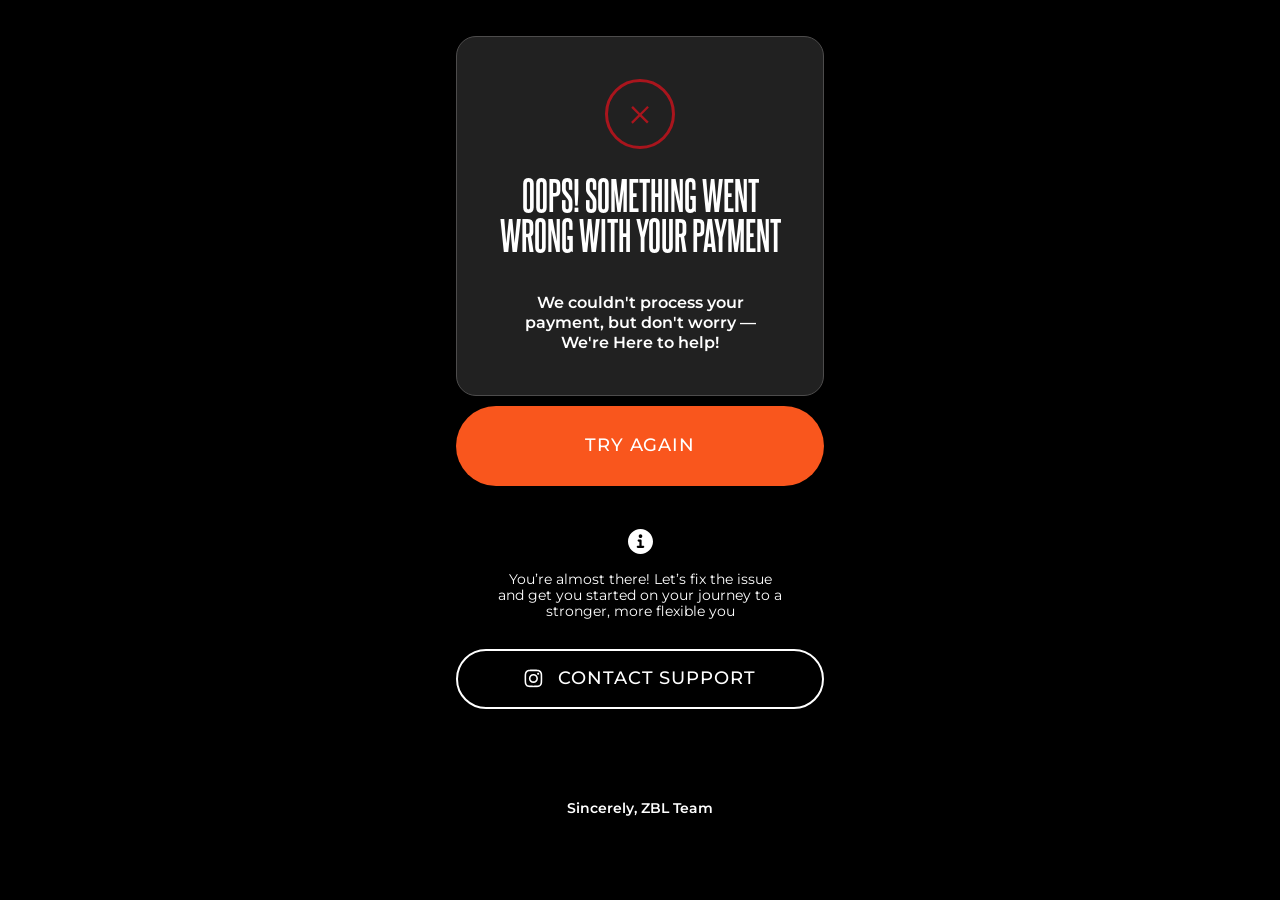
<file: failedpayment/index.html>
<!DOCTYPE html>
<html lang="en">
<head>

    <meta charset="UTF-8">
    <meta name="viewport" content="width=device-width, initial-scale=1.0">
    <link href="https://fonts.googleapis.com/css2?family=Montserrat:wght@250;300;400;500;600;700&display=swap"
        rel="stylesheet">
    <link href="https://fonts.googleapis.com/css2?family=Forum&display=swap" rel="stylesheet">
    <link rel="stylesheet" href="css/style.css">
    <link rel="stylesheet" href="css/fonts.css">
    <title>Something went wrong</title>
    <!-- Google Tag Manager -->
<script>(function(w,d,s,l,i){w[l]=w[l]||[];w[l].push({'gtm.start':
new Date().getTime(),event:'gtm.js'});var f=d.getElementsByTagName(s)[0],
j=d.createElement(s),dl=l!='dataLayer'?'&l='+l:'';j.async=true;j.src=
'https://www.googletagmanager.com/gtm.js?id='+i+dl;f.parentNode.insertBefore(j,f);
})(window,document,'script','dataLayer','GTM-K9M9JLQQ');</script>
<!-- End Google Tag Manager -->

</head>
<body> 
<!-- Google Tag Manager (noscript) -->
<noscript><iframe src="https://www.googletagmanager.com/ns.html?id=GTM-K9M9JLQQ"
height="0" width="0" style="display:none;visibility:hidden"></iframe></noscript>
<!-- End Google Tag Manager (noscript) -->

      <section class="container">
        <div class="wrap">
          <div class="circle">
            <svg width="18" height="19" viewBox="0 0 18 19" fill="none" xmlns="http://www.w3.org/2000/svg">
              <path d="M17.8985 2.53808L10.665 9.77158L17.7081 16.8147L15.9949 18.5279L8.95177 11.4848L1.71827 18.7183L0.0812134 17.0812L7.31471 9.84772L0.233498 2.7665L1.94669 1.05331L9.02791 8.13452L16.2614 0.901022L17.8985 2.53808Z" fill="#A9151D" />
            </svg> 
            </div> 
            <h3 class="title">Oops! Something went<br> wrong with your payment</h3>
            <p>We couldn't process your<br> payment, but don't worry —<br> We're Here to help!</p>
        </div>
       <a href="https://zubalenok.online/shop/item/13082"> <div class="btn">Try Again</div></a>
        <div class="info">
          <svg width="25" height="25" viewBox="0 0 25 25" fill="none" xmlns="http://www.w3.org/2000/svg">
  <g clip-path="url(#clip0_92_41)">
    <path fill-rule="evenodd" clip-rule="evenodd" d="M12.5 25C19.4036 25 25 19.4036 25 12.5C25 5.59645 19.4036 0 12.5 0C5.59645 0 0 5.59645 0 12.5C0 19.4036 5.59645 25 12.5 25ZM9.82143 16.7411C9.20504 16.7411 8.70536 17.2407 8.70536 17.8571C8.70536 18.4736 9.20504 18.9732 9.82143 18.9732H12.5H15.1786C15.795 18.9732 16.2946 18.4736 16.2946 17.8571C16.2946 17.2407 15.795 16.7411 15.1786 16.7411H13.6161V11.6071C13.6161 10.9907 13.1164 10.4911 12.5 10.4911H10.7143C10.0979 10.4911 9.59821 10.9907 9.59821 11.6071C9.59821 12.2235 10.0979 12.7232 10.7143 12.7232H11.3839V16.7411H9.82143ZM14.2857 7.14286C14.2857 8.12907 13.4862 8.92857 12.5 8.92857C11.5138 8.92857 10.7143 8.12907 10.7143 7.14286C10.7143 6.15664 11.5138 5.35714 12.5 5.35714C13.4862 5.35714 14.2857 6.15664 14.2857 7.14286Z" fill="white" />
  </g>
  <defs>
    <clipPath id="clip0_92_41">
      <rect width="25" height="25" fill="white" />
    </clipPath>
  </defs>
</svg>
<p>You’re almost there! Let’s fix the issue<br> and get you started on your journey to a<br> stronger, more flexible you</p>
        </div>
        <a href="https://www.instagram.com/zubalenok.team/">
        <div class="btn-inst">
          <svg width="19" height="19" viewBox="0 0 19 19" fill="none" xmlns="http://www.w3.org/2000/svg">
  <g clip-path="url(#clip0_92_48)">
    <path d="M15.2065 4.7119V4.71249C15.2065 5.29824 14.7316 5.77261 14.1464 5.77261C13.5613 5.77261 13.0863 5.29765 13.0863 4.71249C13.0863 4.12674 13.5613 3.65236 14.1464 3.65236C14.7316 3.65295 15.206 4.12674 15.2065 4.7119ZM9.4286 12.3744C7.80159 12.3744 6.48276 11.0556 6.48276 9.42854C6.48276 7.80152 7.80159 6.4827 9.4286 6.4827C11.0556 6.4827 12.3744 7.80152 12.3744 9.42854C12.3744 11.055 11.0562 12.3738 9.42978 12.3738H9.42919L9.4286 12.3744ZM9.4286 4.89104C6.92237 4.89104 4.8911 6.9229 4.8911 9.42854C4.8911 11.9342 6.92296 13.966 9.4286 13.966C11.9348 13.966 13.9661 11.9342 13.9661 9.42854C13.9661 9.42854 13.9661 9.42854 13.9661 9.42795C13.9661 6.92231 11.9348 4.89045 9.4286 4.89045C9.4286 4.89045 9.4286 4.89045 9.42801 4.89045L9.4286 4.89104ZM9.4286 2.18269C11.7875 2.18269 12.0686 2.19447 13.0003 2.23513C13.5913 2.2422 14.1535 2.35417 14.6738 2.55217L14.6402 2.54097C15.4146 2.84268 16.0156 3.44376 16.3109 4.19804L16.3179 4.21808C16.5042 4.70483 16.6149 5.2676 16.622 5.85511V5.85806C16.6639 6.79031 16.6733 7.07022 16.6733 9.42972C16.6733 11.7892 16.6621 12.0697 16.6191 13.0014C16.6079 13.593 16.4953 14.1552 16.2979 14.6755L16.3091 14.6414C16.1571 15.0397 15.932 15.3791 15.6473 15.6585L15.6467 15.6591C15.368 15.9443 15.0286 16.1694 14.6497 16.3126L14.6308 16.3191C14.1423 16.5053 13.5778 16.6161 12.9879 16.6231H12.9849C12.0468 16.665 11.7704 16.6744 9.4068 16.6744C7.042 16.6744 6.76621 16.6632 5.82866 16.6202C5.23466 16.609 4.67012 16.4964 4.14742 16.299L4.18219 16.3102C3.78384 16.1605 3.44441 15.9348 3.16744 15.649L3.16685 15.6485C2.87869 15.3715 2.65241 15.0315 2.51039 14.6508L2.5045 14.6325C2.31887 14.1446 2.20632 13.5806 2.19512 12.9914V12.9866C2.16212 12.0585 2.15034 11.7721 2.15034 9.4197C2.15034 7.0661 2.16212 6.77911 2.19512 5.83979C2.20632 5.24638 2.31828 4.68243 2.51569 4.16033L2.5045 4.1951C2.65005 3.79497 2.87692 3.45436 3.16626 3.17917L3.16744 3.17799C3.44323 2.88806 3.78325 2.66236 4.16451 2.5227L4.18278 2.51681C4.66776 2.32942 5.22817 2.21686 5.81392 2.20685H5.81805C6.75678 2.17385 7.03316 2.16265 9.39619 2.16265L9.4286 2.18269ZM9.4286 0.591614C7.02785 0.591614 6.7285 0.60281 5.78564 0.644649C5.01073 0.661149 4.27589 0.810828 3.59585 1.0707L3.64064 1.05597C3.02778 1.28992 2.50567 1.63701 2.0755 2.07426L2.07491 2.07485C1.63589 2.50502 1.28939 3.02772 1.06546 3.61111L1.05544 3.64058C0.8103 4.27583 0.660621 5.01126 0.644711 5.77851V5.78558C0.600514 6.72843 0.591675 7.02779 0.591675 9.42854C0.591675 11.8293 0.602871 12.1286 0.644711 13.0715C0.661211 13.8464 0.810889 14.5813 1.07076 15.2613L1.05603 15.2165C1.5251 16.4075 2.44969 17.332 3.61 17.7905L3.64064 17.8011C4.27589 18.0457 5.01132 18.1953 5.77857 18.2118H5.78564C6.7285 18.256 7.02785 18.2649 9.4286 18.2649C11.8294 18.2649 12.1287 18.2537 13.0716 18.2118C13.8465 18.1948 14.5813 18.0457 15.2614 17.7858L15.2166 17.8011C16.4075 17.332 17.3321 16.4075 17.7906 15.2471L17.8012 15.2165C18.0463 14.5813 18.1954 13.8458 18.2119 13.0786V13.0715C18.2561 12.1286 18.2649 11.8293 18.2649 9.42854C18.2649 7.02779 18.2537 6.72843 18.2119 5.78558C18.1948 5.01067 18.0457 4.27583 17.7859 3.59579L17.8012 3.64058C17.5666 3.02772 17.2201 2.50561 16.7823 2.07544L16.7817 2.07485C16.3515 1.63583 15.8288 1.28933 15.2454 1.0654L15.216 1.05538C14.5807 0.810239 13.8453 0.66056 13.078 0.644649H13.071C12.1281 0.600453 11.8288 0.591614 9.42801 0.591614H9.4286Z" fill="white" />
  </g>
  <defs>
    <clipPath id="clip0_92_48">
      <rect width="18.8571" height="18.8571" fill="white" />
    </clipPath>
  </defs>
</svg>
<p>Contact Support</p>
        </div></a>
        <p class="team">Sincerely, ZBL Team</p>
      </section>
</body>
</html>
</file>
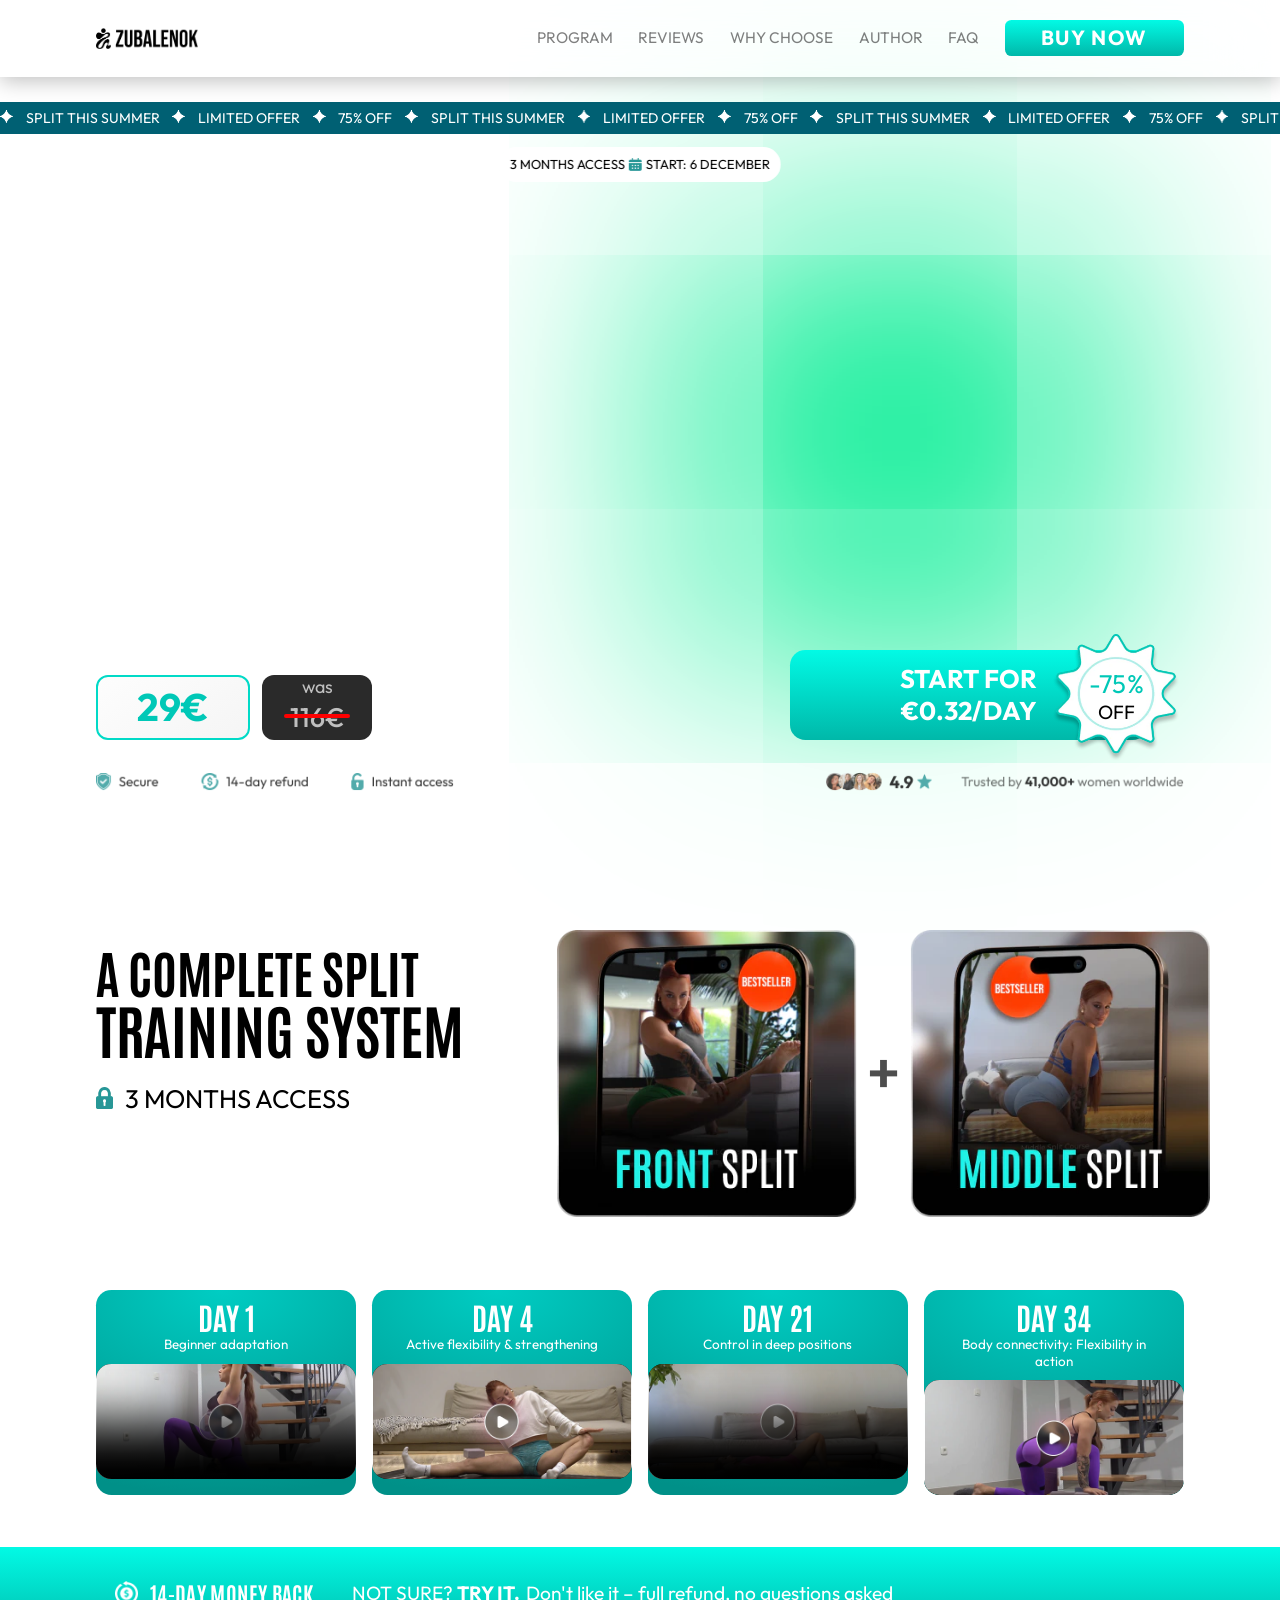
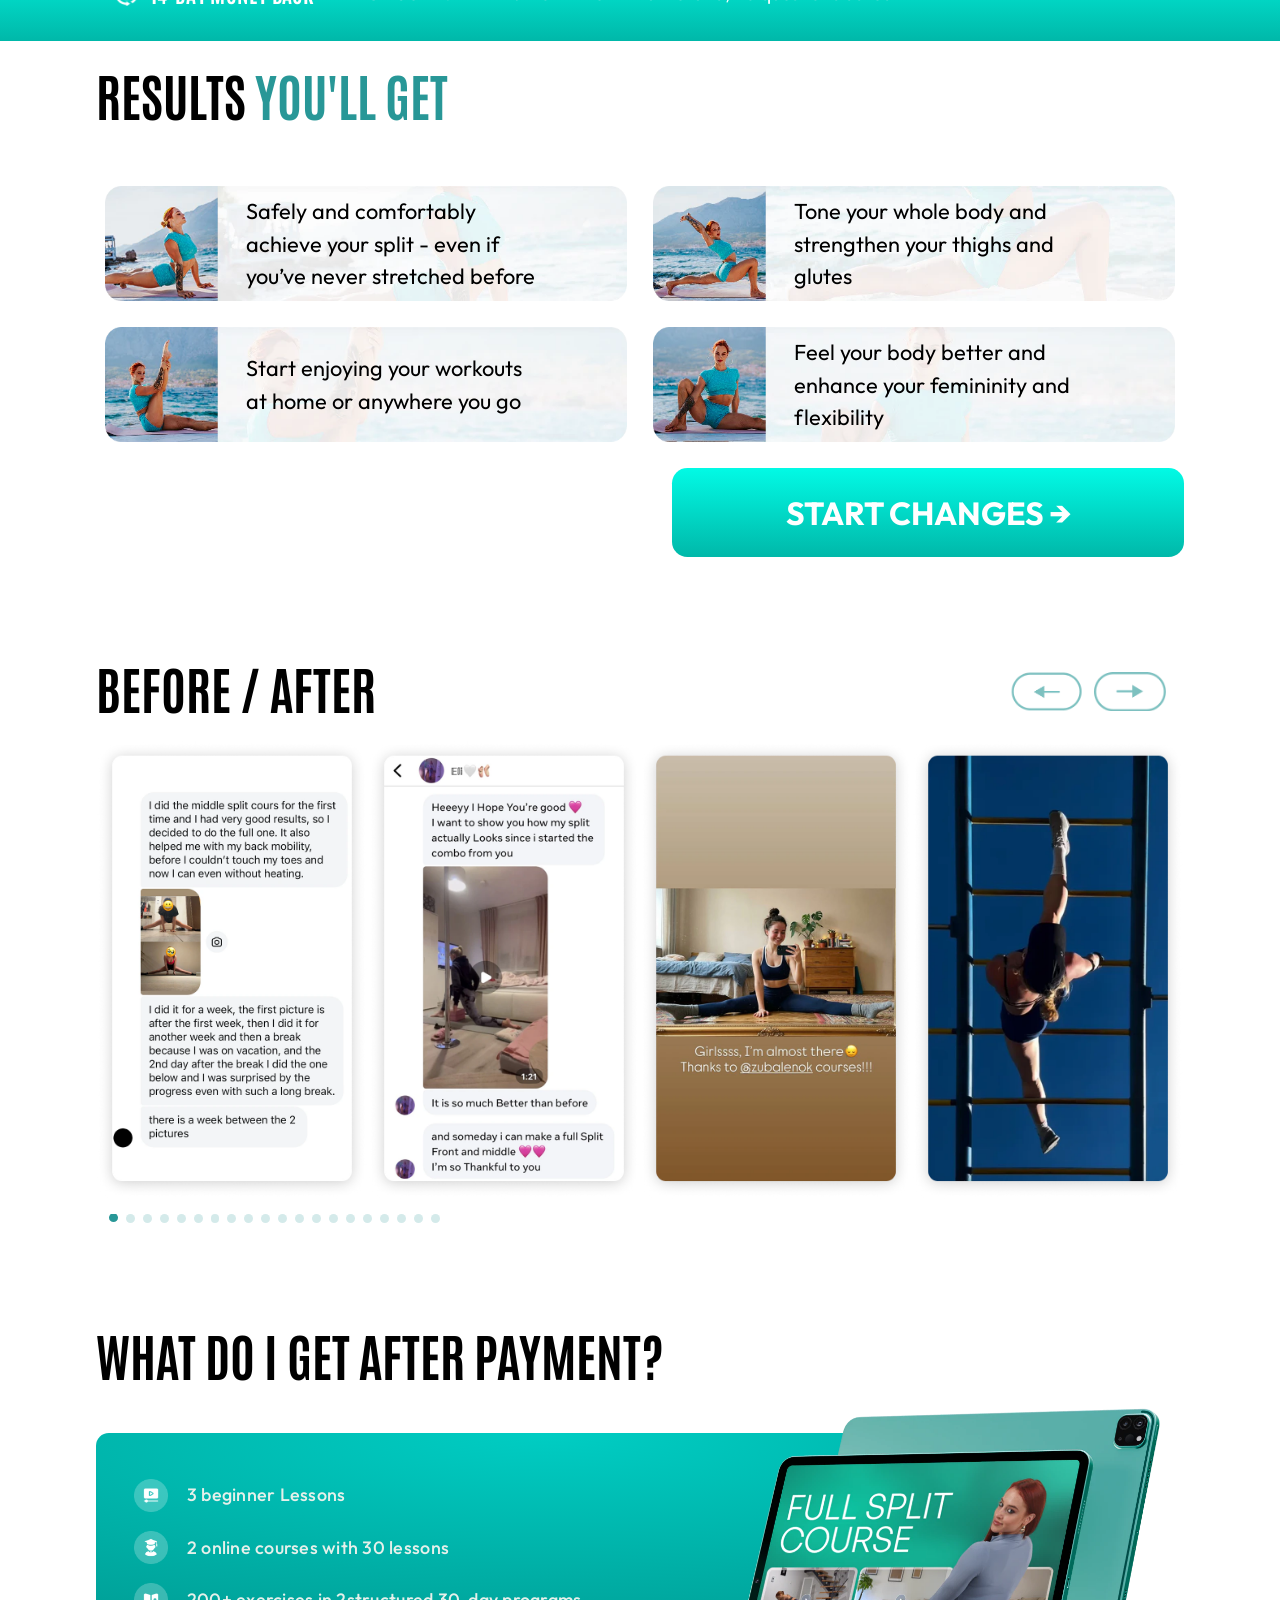
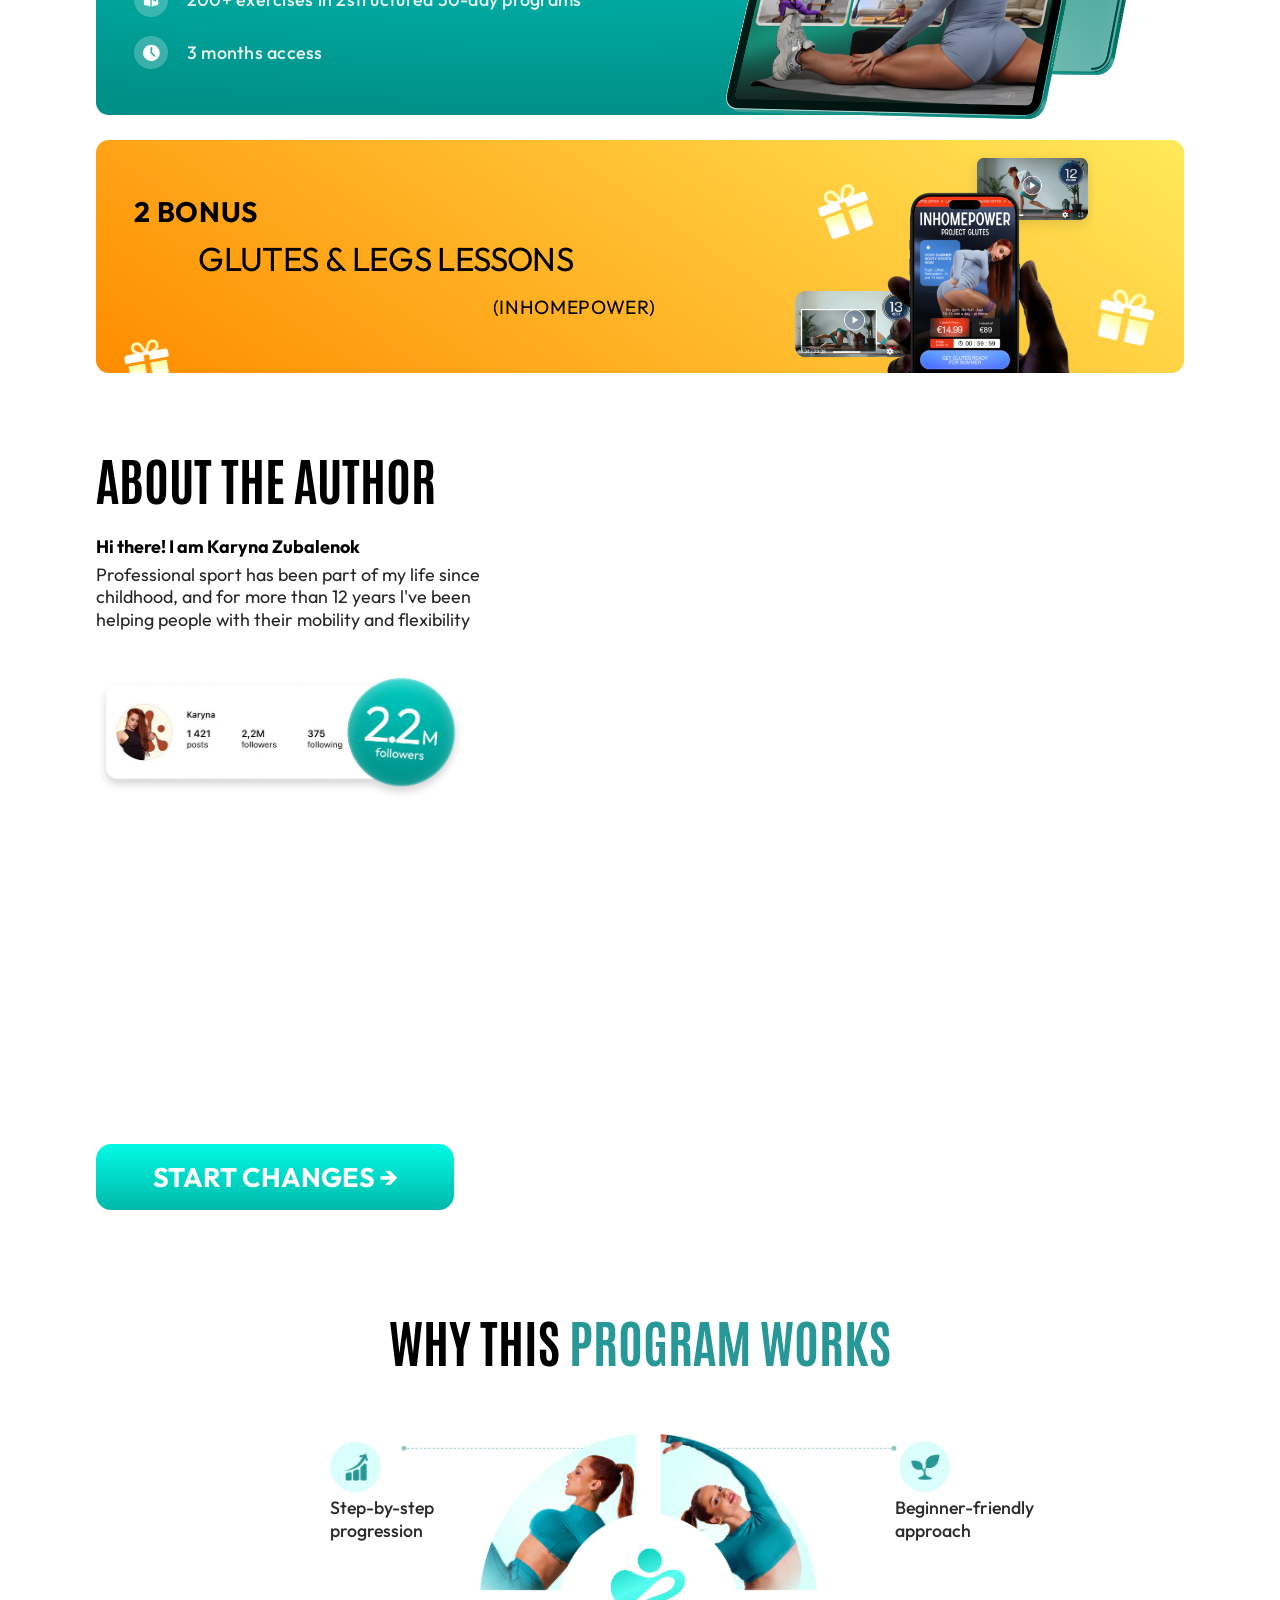
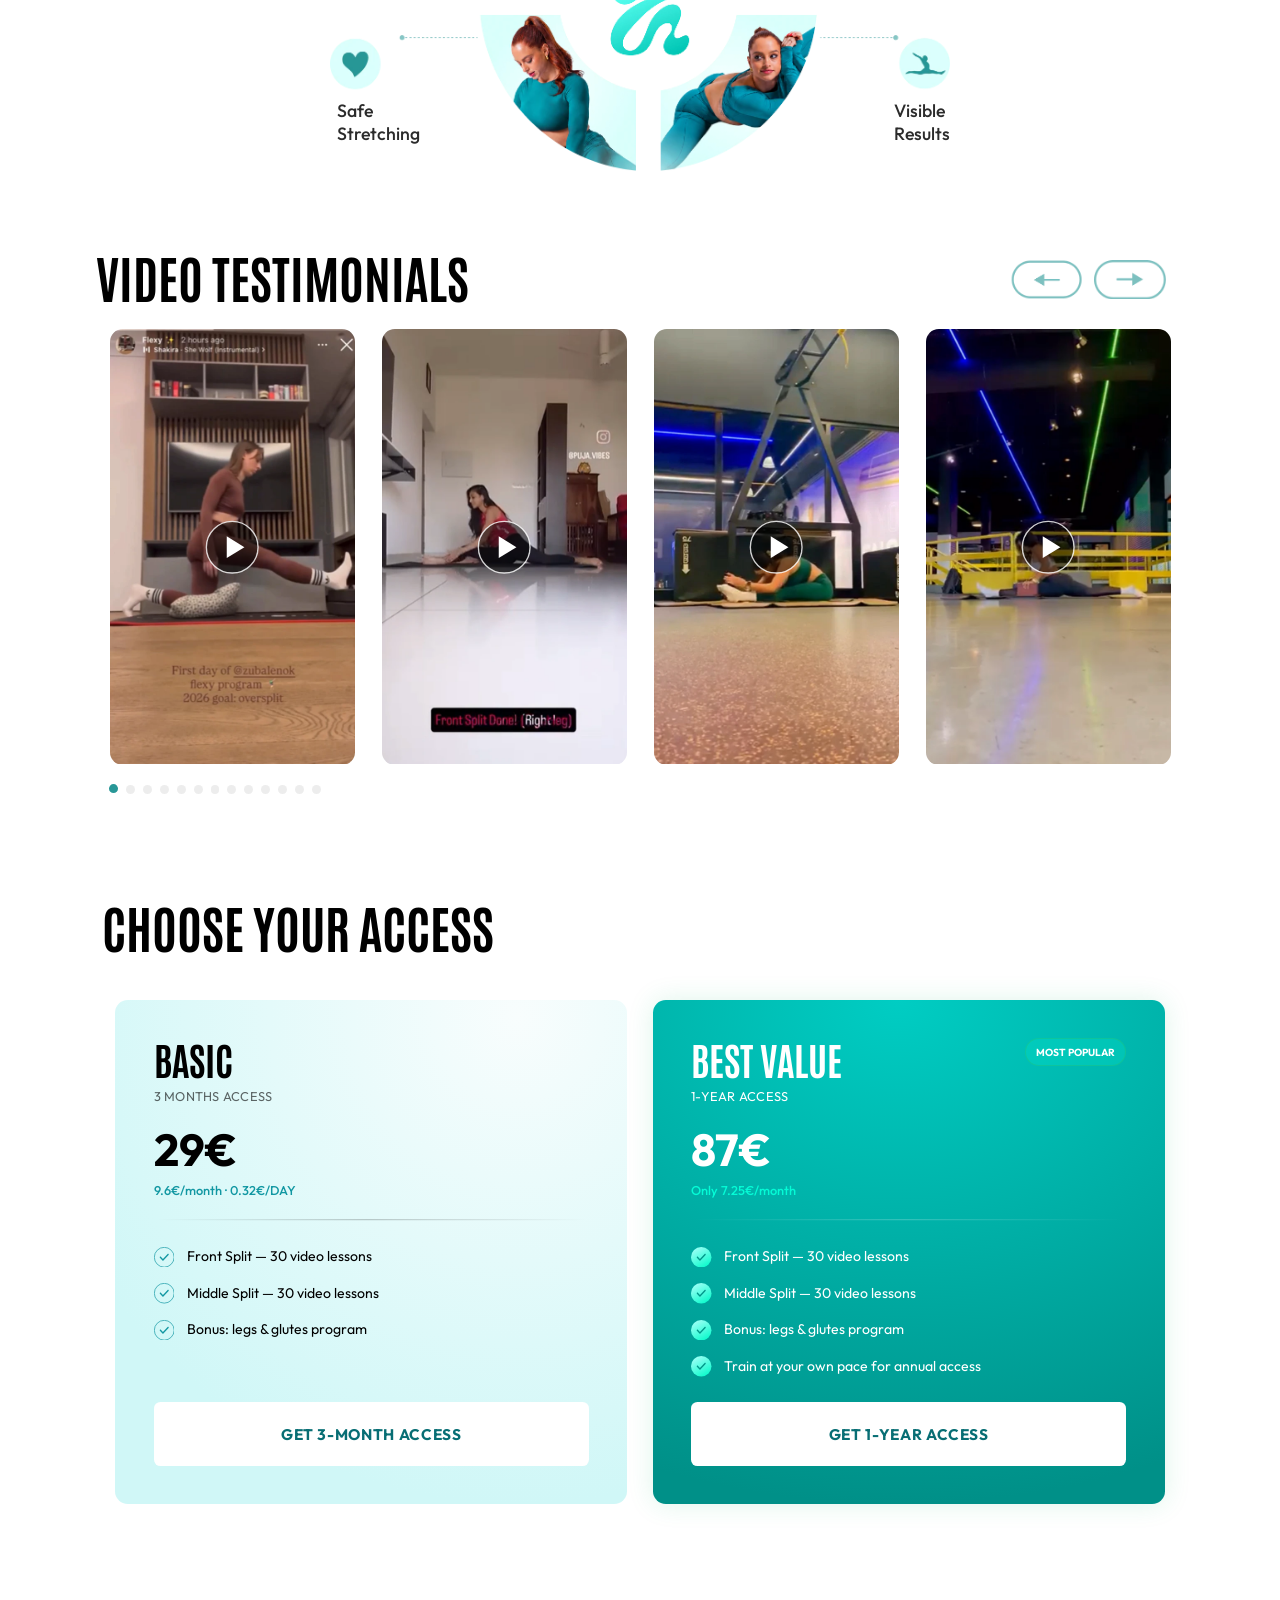
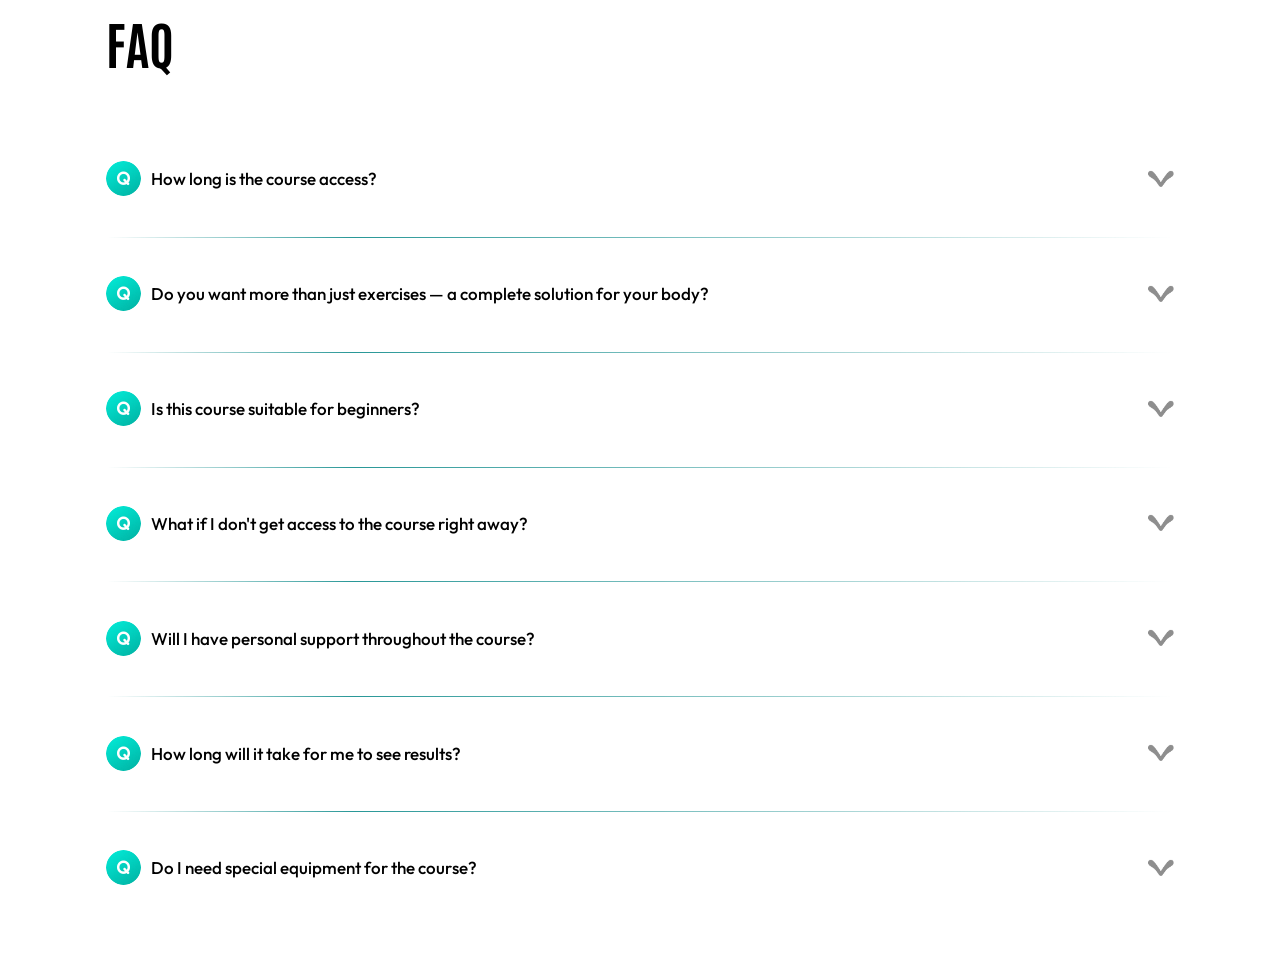
<file: old/index.html>
<!DOCTYPE html>
<html lang="en">
<head>
    <!-- Google tag (gtag.js) -->
    <script async src="https://www.googletagmanager.com/gtag/js?id=G-45MM60BWMP"></script>
    <script>
        window.dataLayer = window.dataLayer || [];
        function gtag(){dataLayer.push(arguments);}
        gtag('js', new Date());
        gtag('config', 'G-45MM60BWMP');
    </script>

    <meta charset="UTF-8">
    <meta name="viewport" content="width=device-width, initial-scale=1.0">
    <title>Split Mastery</title>
    <link rel="icon" type="image/png" href="./images/favicon.png">
    <meta name="facebook-domain-verification" content="p97upd1gcbc3rj1qhclnz7d21laqvg" />

    <!-- Preconnect -->
    <link rel="preconnect" href="https://www.googletagmanager.com" crossorigin>
    <link rel="preconnect" href="https://connect.facebook.net" crossorigin>
    <link rel="preconnect" href="https://www.clarity.ms" crossorigin>
    <link rel="dns-prefetch" href="https://web.cmp.usercentrics.eu">
    <link rel="dns-prefetch" href="https://cdn.jsdelivr.net">

    <!-- Критичні стилі -->
    <link rel="stylesheet" href="./css-2/nullStyle.css?v=3">
    <link rel="stylesheet" href="./css-2/fonts.css?v=5">
    <link rel="stylesheet" href="./css-2/styles-2.css">

    <!-- Swiper — defer -->
    <link rel="preload" href="https://cdn.jsdelivr.net/npm/swiper@11/swiper-bundle.min.css" as="style" onload="this.onload=null;this.rel='stylesheet'">
    <noscript><link rel="stylesheet" href="https://cdn.jsdelivr.net/npm/swiper@11/swiper-bundle.min.css"></noscript>
    
    
    
<script type="text/javascript">
    (function(c,l,a,r,i,t,y){
        c[a]=c[a]||function(){(c[a].q=c[a].q||[]).push(arguments)};
        t=l.createElement(r);t.async=1;t.src="https://www.clarity.ms/tag/"+i;
        y=l.getElementsByTagName(r)[0];y.parentNode.insertBefore(t,y);
    })(window, document, "clarity", "script", "vd3vddla66");
</script>

<!-- Meta Pixel Code -->
<script>
!function(f,b,e,v,n,t,s)
{if(f.fbq)return;n=f.fbq=function(){n.callMethod?
n.callMethod.apply(n,arguments):n.queue.push(arguments)};
if(!f._fbq)f._fbq=n;n.push=n;n.loaded=!0;n.version='2.0';
n.queue=[];t=b.createElement(e);t.async=!0;
t.src=v;s=b.getElementsByTagName(e)[0];
s.parentNode.insertBefore(t,s)}(window, document,'script',
'https://connect.facebook.net/en_US/fbevents.js');
fbq('init', '1686133395840176');
fbq('track', 'PageView');
</script>
<noscript><img height="1" width="1" style="display:none"
src="https://www.facebook.com/tr?id=1686133395840176&ev=PageView&noscript=1"
/></noscript>
<!-- End Meta Pixel Code -->



    
    <script id="usercentrics-cmp" src="https://web.cmp.usercentrics.eu/ui/loader.js" data-settings-id="dJV6JmvnNXbNx3" async></script>
    <script>
    (function () {
        function updateTomorrowDate() {
            var el = document.getElementById('tomorrow');
            if (!el) return;
            var tomorrow = new Date();
            tomorrow.setDate(tomorrow.getDate() + 1);
            var day = tomorrow.getDate();
            var months = ['JANUARY','FEBRUARY','MARCH','APRIL','MAY','JUNE','JULY','AUGUST','SEPTEMBER','OCTOBER','NOVEMBER','DECEMBER'];
            el.textContent = day + ' ' + months[tomorrow.getMonth()];
        }
        if (document.readyState === 'loading') {
            document.addEventListener('DOMContentLoaded', updateTomorrowDate);
        } else {
            updateTomorrowDate();
        }
    })();
    </script>

 <style>
    @media (min-width: 640px) {
        .promo-card-wrapper .hero__btn {
            margin-bottom: 0 !important;
        }
    }
    
    .hero {
    height: 192.7vw;
    }
    

.hero .hero__btn{
    font-weight: 600;
}

.hero__footer-info{
    display: flex;
    flex-direction: column;
    justify-content: center;
}
.hero__footer-info img{
    width: 100%;
}
.hero .hero__btn{
    position: relative;
    padding-right: 25%;
}
.elm-1{
    min-width: 107%;
    margin-bottom: 1%;
    margin-left: -3%;
    margin-top: -13%;
}
.elm-2{
    position: absolute;
    top: -40%;
    right: -5%;
    box-shadow: 0 13px 15px 0 rgba(0, 0, 0, 0.25);
    border-radius: 808px;
    width: 30%;
    object-fit: contain;
}
        .hero__footer-info{
            text-align: left;
            padding-bottom: 2vw;
        }
        .rateBody{
            margin-top: 40px;
        }
        
        @media (min-width: 800px) {
            .hero__top-bar{
                top: 5.5vw;
        right: 50%;
        transform: translateX(50%);
        max-height: 2.7vw;
            }
            .elm-1{
                position: absolute;
                width: 30%;
                min-width: 42%;
                top: -57%;
            }
            .hero__footer-info {
                max-width: 30vw;
                text-align: right;
            }
            .course-bundle__list{
                width: 65vw;
            }
            .course-bundle__list-item br{
                display: none;
            }
        }
        
        
        
        .status-row {
            display: flex;
            justify-content: space-between;
            align-items: flex-end;
            margin-bottom: 2vw; /* 8px */
        }

        .spots-text {
            font-size: 4.2vw; /* ~22px */
            color: #a0a0a0;
            font-weight: 400;
        }

        .percentage {
            font-size: 4.2vw; /* ~24px */
            color: #e65c2e;
            font-weight: 700;
        }

        /* Прогрес-бар */
        .progress-container {
            width: 100%;
            height: 2.5vw; /* 10px */
            background-color: #1a1a1a;
            border-radius: 5vw;
            overflow: hidden;
            border: 0.25vw solid #333; /* 1px тонкий контур */
            margin-bottom: 2vw; /* 20px */
            box-shadow: inset 0 0.5vw 1vw rgba(0,0,0,0.5);
        }

        .progress-bar {
            width: 87%;
            height: 100%;
            background: linear-gradient(90deg, #c82901 0%, #fe451d 100%);
            border-radius: 5vw;
        }

        /* Рядок з кількістю місць */
        .left-text {
            font-size: 4.2vw;
            color: #a0a0a0;
            margin-bottom: 3vw;
            font-weight: 400;
        }

        .left-text b {
            color: #e65c2e;
            font-weight: 700;
        }

        /* Таймер/Ціна знизу */
        .footer-text {
            text-align: center;
            font-size: 4.2vw;
            padding-bottom: 3vw;
            color: #fff;
            font-weight: 400;
            letter-spacing: -0.1vw;
        }

        .promo-card-wrapper a{
            font-weight: 600;
        }
        .fdjks{
            margin-bottom: 15px;
        }
        
        @media (min-width: 640px) {
            .pricing__divider--bottom{
                display: none;
            }

            .fdjks{
                margin-bottom: 2vw;
            }
            
             .status-row {
            margin-bottom: 0vw; /* 8px */
        }

        .spots-text {
            font-size: 1vw;
        }

        .percentage {
            font-size: 1vw; /* ~24px */
        }

        /* Прогрес-бар */
        .progress-container {
            width: 100%;
            height: 0.5vw;
            border: 1px solid #333;
            margin-bottom: 0.5vw;
            box-shadow: inset 0 0.5vw 1vw rgba(0, 0, 0, 0.5);
        }


        /* Рядок з кількістю місць */
        .left-text {
            font-size: 1vw;
            color: #a0a0a0;
            margin-bottom: 0.8vw;
            font-weight: 400;
        }

        .footer-text {
            font-size: 0.9vw;
            padding-bottom: 0.8vw;
            letter-spacing: -0.1vw;
        }

        }
        
        /* Контейнер лінії */
.s1-trackLine {
  min-width: 100%;
  background-color: #006073;
  display: flex;
  align-items: center;
  gap: 4vw;
  z-index: 9;
  min-height: 28px;
  margin-top: 5vw;
  margin-bottom: 4.5vw;
  white-space: nowrap;
  overflow: hidden;
}

/* Блок, що анімується */
.s1-scroll {
  display: flex;
  align-items: center;
  gap: 3vw;
  white-space: nowrap;
  flex-shrink: 0;
  animation: scroll-line 20s linear infinite;
}

/* Елементи всередині лінії (текст та іконки) */
.s1-trackLine p {
  color: #fff;
  font-size: 3.7vw;
  line-height: 100%;
  text-transform: uppercase;
  font-weight: 400;
  margin: 0;
}

.s1-trackLine img {
  width: 3vw;
  height: 3vw;
  object-fit: contain;
  margin-top: -1vw;
}

.elm-2 {
    top: -31%;
}

.hero__offer-box {
    margin-top: 100vw;
}


@media (max-width: 440px) {
    .contacts {
        padding: 0 2.27vw 53.54vw 2.27vw;
    }
}
@keyframes scroll-line {
  from { transform: translateX(0%); }
  to { transform: translateX(-40%); }
}

.discount-btn-n{
position: absolute;
    top: -18%;
    right: -9%;
    width: 26vw;
    height: 27.2vw;
    display: flex;
    align-items: center;
    justify-content: center;
    z-index: 1;
}

.discount-btn-n::before {
    content: "";
    position: absolute;
    top: 0;
    left: 0;
    width: 100%;
    height: 100%;
    background: url('./images/vert.webp') no-repeat center;
    background-size: 100% 100%;
    z-index: -1; /* Ховаємо фон під текст */
    animation: spin-bg 15s linear infinite; /* 15s - швидкість обертання, можна змінити */
}
@media(max-width: 640px){
    .results-text.tr,
.results-text.tl {

    top: 0;
}
 .first-slider-pagination.swiper-pagination {
    margin-left: 4vw;
    margin-right: auto;
    transform: translateY(2vw);
    max-width: 44vw;
    overflow: hidden;
    left: 0;
}
}
@media (min-width: 640px){
     .first-slider-pagination.swiper-pagination{
        overflow: visible;
    }
    .results-text.tr,
        .results-text.tl {
        top: 14%;
 
    }
    .results-text.bl,
    .results-text.br {
        bottom: 12%;
    }
}
.results-text{
    opacity: 1 !important;
}

@keyframes spin-bg {
    0% {
        transform: rotate(0deg);
    }
    100% {
        transform: rotate(360deg);
    }
}

.discount-btn-n p{
    font-weight: 600;
font-size: 5.8vw;
letter-spacing: 0.01em;
text-transform: uppercase;
text-align: center;
color: #00c8b7;
    line-height: 100%;
}
.discount-btn-n p span{
    color: #000;
    font-size: 4.8vw;
}
.hero .hero__btn{
    padding: 2vw 5vw;
    line-height: 125%;
    width: 84vw;
}
.price-current {
    font-size: 11vw;
    font-family: 'Outfit-Bold';
    font-weight: 900;
    line-height: 100%;
    border: 2px solid #01dac7;
    border-radius: 12px;
    /* padding: 14px 32px; */
    width: 35vw;
    height: 16.3vw;
    color: #00c8b7;
    background: linear-gradient(147deg, #fdfdfd 0%, #f5f5f5 100%);
    display: flex;
    justify-content: center;
    align-items: center;
}
.price-old {
    font-family: 'Outfit-Medium';
    font-size: 7vw;
    /* text-decoration: line-through; */
    /* opacity: 0.5; */
    border-radius: 12px;
    padding: 14px 24px;
        width: 24vw;
            text-decoration: none;
    height: 16.3vw;
    color: #BFBFBF;
    opacity: 1;
    background: #2A2A2A;
    display: flex;
    flex-direction: column;
    justify-content: center;
    align-items: center;
    position: relative;
}
.price-old:after{
position: absolute;
    content: "";
    display: block;
    width: 73%;
    height: 4px;
    background: #FF0000;
    border-radius: 3px;
    bottom: 34%;
    
}
.price-old p{
        font-weight: 500;
    font-size: 3.8vw;
    line-height: 113%;
    text-transform: lowercase;
    text-align: center;
    color: #fff;
    opacity: 0.7;
}
.hero__pricing {
    display: flex;
    justify-content: center;
    align-items: center;
    gap: 3vw;
}
@media (min-width: 800px) {
    .price-old:after{
        width: 60%;
    }
     .hero__offer-box {
        margin-top: 37.8vw;
    }
    .hero__pricing{
        gap: 1vw;
        margin-bottom: 2vw;
    }
    .price-current {
            width: 12vw;
    height: 5.1vw;
    font-size: 3vw;
    }
    .price-old{
        width: 8.6vw;
    height: 5.1vw;
    }
    .hero__offer-box{
        align-items: flex-end;
    }
    .price-old {
        font-size: 2.1vw;
    }
    .price-old p{
        font-size: 1.4vw;
    }
    .hero__btn {
        margin-bottom: 2vw;
    }
    .discount-btn-n {
    position: absolute;
    top: -18%;
    right: -9%;
    width: 10vw;
    height: 10vw;
    display: flex;
    align-items: center;
    justify-content: center;
}
.discount-btn-n p{
    font-size: 2vw;
}
.discount-btn-n p span {
    color: #000;
    font-size: 1.5vw;
}
    .hero .hero__btn {
        width: 28vw;
        /* margin-right: 10%; */
        right: 10%;
        padding: 1vw 2vw;
        border-radius: 1.2vw;
        font-size: 2vw;
    }
    .hero__footer-info {
        max-width: 100%;
        width: 100%;
        text-align: right;
        flex-direction: row;
        justify-content: space-between;
        display: flex;
        position: absolute;
        left: 0;
        bottom: 0;
    }
    .hero__footer-info img{
        width: 28vw;
    }
  .s1-trackLine {
    margin-top: 2vw;
    padding: 0.7vw 0;
    position: absolute;
    left: 0;
    top: 0vw;
  }

  .s1-scroll {
    gap: 1vw;
    align-items: center;
  }

  .s1-trackLine img {
    width: 1vw;
    height: 1vw;
    margin-top: -0.3vw;
  }

  .s1-trackLine p {
    font-size: 1.1vw;
    text-transform: uppercase;
    font-weight: 400;
    margin: 0;
  }
}
    </style>
    <style>
/* HARDFIX: FAQ block — clamp() замість чистого vw */
@media (min-width: 800px) {
  .asks {
    margin: clamp(24px, 4vw, 58px) auto 0;
    width: 100%;
  }

  .asksContainer-item-top {
    padding: clamp(16px, 2vw, 29px) 0;
  }

  .asksContainer-item-top .q {
    font-size: clamp(12px, 1.3vw, 19px);
    min-width: clamp(20px, 2.4vw, 35px);
    min-height: clamp(20px, 2.4vw, 35px);
    max-height: clamp(20px, 2.4vw, 35px);
    border-radius: 100%;
    display: flex;
    align-items: center;
    justify-content: center;
  }

  .q-arrow {
    width: clamp(16px, 2vw, 29px);
  }

  .q-line {
    margin-bottom: clamp(8px, 1vw, 14px);
    min-width: 100%;
    max-width: 100%;
  }

  .asksContainer-item-bottom p {
    margin-right: clamp(14px, 1.4vw, 20px);
  }
}
</style>
    
    <!-- Google Tag Manager -->
<script>(function(w,d,s,l,i){w[l]=w[l]||[];w[l].push({'gtm.start':
new Date().getTime(),event:'gtm.js'});var f=d.getElementsByTagName(s)[0],
j=d.createElement(s),dl=l!='dataLayer'?'&l='+l:'';j.async=true;j.src=
'https://www.googletagmanager.com/gtm.js?id='+i+dl;f.parentNode.insertBefore(j,f);
})(window,document,'script','dataLayer','GTM-5T88LPL4');</script>
<!-- End Google Tag Manager -->
</head>
<body>
    <!-- Google Tag Manager (noscript) -->
<noscript><iframe src="https://www.googletagmanager.com/ns.html?id=GTM-5T88LPL4"
height="0" width="0" style="display:none;visibility:hidden"></iframe></noscript>
<!-- End Google Tag Manager (noscript) -->
    <div class="wrapper">
        <section class="hero">
             <div class="s1-trackLine">
                    <div class="s1-scroll">
                        <img src="images/line-icon-2.webp" alt="">
                        <p>SPLIT THIS SUMMER</p>
                        <img src="images/line-icon-2.webp" alt="">
                        <p>LIMITED OFFER</p>
                        <img src="images/line-icon-2.webp" alt="">
                        <p>75% OFF</p>
                        <img src="images/line-icon-2.webp" alt="">
                        <p>SPLIT THIS SUMMER</p>
                        <img src="images/line-icon-2.webp" alt="">
                        <p>LIMITED OFFER</p>
                        <img src="images/line-icon-2.webp" alt="">
                        <p>75% OFF</p>
                        <img src="images/line-icon-2.webp" alt="">
                        <p>SPLIT THIS SUMMER</p>
                        <img src="images/line-icon-2.webp" alt="">
                        <p>LIMITED OFFER</p>
                        <img src="images/line-icon-2.webp" alt="">
                        <p>75% OFF</p>
                        <img src="images/line-icon-2.webp" alt="">
                        <p>SPLIT THIS SUMMER</p>
                        <img src="images/line-icon-2.webp" alt="">
                        <p>LIMITED OFFER</p>
                        <img src="images/line-icon-2.webp" alt="">
                        <p>75% OFF</p>
                        <img src="images/line-icon-2.webp" alt="">
                        <p>SPLIT THIS SUMMER</p>
                        <img src="images/line-icon-2.webp" alt="">
                        <p>LIMITED OFFER</p>
                        <img src="images/line-icon-2.webp" alt="">
                        <p>75% OFF</p>
                        <img src="images/line-icon-2.webp" alt="">
                        <p>SPLIT THIS SUMMER</p>
                        <img src="images/line-icon-2.webp" alt="">
                        <p>LIMITED OFFER</p>
                        <img src="images/line-icon-2.webp" alt="">
                        <p>75% OFF</p>
                    </div>
                </div>
            <header class="header-navline">
                <div class="header-wrapper">
                    <img src="./images/logo.png" alt="logo" class="header-logo" width="120" height="40" fetchpriority="high">
                    <nav class="header-nav">
                        <ul class="header-list">
                            <li><a href="#program" class="header-link">Program</a></li>
                            <li><a href="#reviews" class="header-link">Reviews</a></li>
                            <li><a href="#why-choose" class="header-link">Why choose</a></li>
                            <li><a href="#author" class="header-link">Author</a></li>
                            <li><a href="#faq" class="header-link">FAQ</a></li>
                        </ul>
                        
                      
                        <button data-href="https://zubalenok.online/shop/item/13082"  class="header-nav-button check-click">
                            Buy Now
                        </button>
                    
                    </nav>
                </div>
            </header>

            <div class="hero__teal-glow"></div>

            <picture class="hero__model">
                <source srcset="./images/v3-hz-d.webp" media="(min-width: 768px)">
                <img src="./images/v3-hz-m.webp" alt="Stretching girl" fetchpriority="high" decoding="async">
            </picture>

        

            <div class="hero__content wrapper_component">
                <button data-href="https://zubalenok.online/shop/item/13082" class="hero__top-bar check-click">
                    <span>3 MONTHS ACCESS</span>
                    <div class="hero__date">
                        <img src="./images/calendar.webp" alt="Calendar" class="icon-cal" loading="lazy" width="20" height="20">
                        <span>START: <span id="tomorrow"></span></span>
                    </div>
                </button>

                <div class="hero__title-group">
                    <!--<p class="hero__subtitle">SPLIT</p>-->
                    <!--<h1 class="hero__main-title">Now or <span>Never</span></h1>-->
                    <!--<div class="group-titles">-->
                    <!--    <img src="./images/title.webp" alt="" class="title-img" loading="eager" fetchpriority="high">-->
                    <!--    <p class="hero__step-text">STEP BY STEP</p>-->
                    <!--</div>-->
                </div>

                <div class="hero__offer-box">
                    <div>
                        <button data-href="https://zubalenok.online/shop/item/13082" class="check-click">
                        <div class="hero__pricing">
                            <span class="price-current">29€</span>
                            <span class="price-old"><p>was</p>116€</span>
                        </div>
                        </button>
                    </div>
                    <div>
                        <button data-href="https://zubalenok.online/shop/item/13082" class="hero__btn check-click">
                            START FOR 
                            <br>
                            €0.32/DAY
                            
                            <div class="discount-btn-n">
                                <p>-75% <br> <span>OFF</span></p>
                            </div>
                        </button>
                        <div class="hero__footer-info">
                            <img src="./images/1-l-2.png" />
                            <img src="./images/3-l.png" />
                        </div>
                    </div>
                </div>
            </div>
        </section>

        <!--<section class="rateBody wrapper_component">-->
        <!--    <img src="./images/rate.webp" alt="" loading="lazy" class="rate" width="360" height="60">-->
        <!--</section>-->

        <section class="complete wrapper_component" id="program">
            <h2 class="mainTitle">
                A complete split
                <br>
                <span>training system</span>
            </h2>
            <img class="complete-img" src="./images/s2.webp" width="1200" height="800" loading="lazy" decoding="async" alt="Stretching image">
            <h3 class="complete-subTitle">
                <img src="./images/lock.webp" alt="">
                3 MONTHS ACCESS
            </h3>
        </section>

        <section class="s7 wrapper_component">
            <div class="s7-grid">
                <div class="s7-card">
                    <div class="s7-card-header">
                        <h2 class="s7-day">Day 1</h2>
                        <p class="s7-desc">Beginner <br>adaptation</p>
                    </div>
                    <div class="s7-video-wrapper">
                        <video data-src="https://itden-cdn.b-cdn.net/splits/1.mp4" poster="./images/poster-2.webp" muted playsinline loop controls></video>
                    </div>
                </div>
                <div class="s7-card">
                    <div class="s7-card-header">
                        <h2 class="s7-day">Day 4</h2>
                        <p class="s7-desc">Active flexibility & <br>strengthening</p>
                    </div>
                    <div class="s7-video-wrapper">
                        <video data-src="https://itden-cdn.b-cdn.net/splits/21.mp4" poster="./images/poster-3.webp" muted playsinline loop> controls</video>
                    </div>
                </div>
                <div class="s7-card">
                    <div class="s7-card-header">
                        <h2 class="s7-day">Day 21</h2>
                        <p class="s7-desc">Control in deep <br>positions</p>
                    </div>
                    <div class="s7-video-wrapper">
                        <video data-src="https://itden-cdn.b-cdn.net/splits/34.mp4" poster="./images/poster-4.webp" muted playsinline loop controls></video>
                    </div>
                </div>
                <div class="s7-card">
                    <div class="s7-card-header">
                        <h2 class="s7-day">Day 34</h2>
                        <p class="s7-desc">Body connectivity: <br>Flexibility in action</p>
                    </div>
                    <div class="s7-video-wrapper">
                        <video data-src="https://itden-cdn.b-cdn.net/splits/4.mp4" poster="./images/poster-1.webp" muted playsinline loop></video>
                    </div>
                </div>
            </div>
        </section>

        <section class="s3">
            <div class="s3-guarantee">
                <div class="s3-guarantee-header">
                    <img src="./images/money-back.webp" alt="money back" loading="lazy" class="s3-guarantee-icon" width="60" height="60">
                    <h3 class="s3-guarantee-title">14-DAY MONEY BACK</h3>
                </div>
                <div class="s3-guarantee-body">
                    <p class="s3-guarantee-subtitle">NOT SURE? <span>TRY IT. </span></p>
                    <p class="s3-guarantee-desc">Don't like it – full refund, no questions asked</p>
                </div>
            </div>
        </section>

        <section class="results wrapper_component" id="why-choose">
            <h2 class="mainTitle">Results <span class="mainTitle-gray">you'll get</span></h2>
            <div class="results-items">
                <div class="results-item">
                    <p>Safely and comfortably <br> achieve your split - even if <br> you’ve never stretched before</p>
                </div>
                <div class="results-item">
                    <p>Tone your whole body and <br> strengthen your thighs and <br> glutes</p>
                </div>
                <div class="results-item">
                    <p>Start enjoying your workouts <br> at home or anywhere you go</p>
                </div>
                <div class="results-item">
                    <p>Feel your body better and <br> enhance your femininity and <br> flexibility</p>
                </div>
            </div>
            <button data-href="https://zubalenok.online/shop/item/13082" class="hero__btn check-click">Start changes →</button>
        </section>

        <section class="second-slider" id="reviews">
            <div class="wrapper_component">
                <h2 class="mainTitle">BEFORE / AFTER</h2>
                <div class="second-swiper swiper">
                    <div class="swiper-wrapper">
                        <!--<img src="./images/slider-1/slide-1-1.webp" width="1200" height="800" class="swiper-slide" alt="Slide 1" loading="lazy" decoding="async">-->
                        <img src="./images/slider-2/slide1.webp" width="1200" height="800" class="swiper-slide" alt="Slide 2" loading="lazy" decoding="async">
                        <img src="./images/slider-2/slide3.webp" width="1200" height="800" class="swiper-slide" alt="Slide 3" loading="lazy" decoding="async">
                        <img src="./images/slider-2/slide4.webp" width="1200" height="800" class="swiper-slide" alt="Slide 4" loading="lazy" decoding="async">
                        <img src="./images/slider-2/slide5.webp" width="1200" height="800" class="swiper-slide" alt="Slide 5" loading="lazy" decoding="async">
                        <img src="./images/slider-2/slide6.webp" width="1200" height="800" class="swiper-slide" alt="Slide 6" loading="lazy" decoding="async">
                        <img src="./images/slider-2/slide7.webp" width="1200" height="800" class="swiper-slide" alt="Slide 6" loading="lazy" decoding="async">
                        <img src="./images/slider-2/slide8.webp" width="1200" height="800" class="swiper-slide" alt="Slide 6" loading="lazy" decoding="async">
                        <img src="./images/slider-2/slide9.webp" width="1200" height="800" class="swiper-slide" alt="Slide 6" loading="lazy" decoding="async">
                        <img src="./images/slider-2/slide10.webp" width="1200" height="800" class="swiper-slide" alt="Slide 6" loading="lazy" decoding="async">
                        <img src="./images/slider-2/slide11.webp" width="1200" height="800" class="swiper-slide" alt="Slide 6" loading="lazy" decoding="async">
                        <img src="./images/slider-2/slide12.webp" width="1200" height="800" class="swiper-slide" alt="Slide 6" loading="lazy" decoding="async">

                        <img src="./images/slider-2/slide13.webp" width="1200" height="800" class="swiper-slide" alt="Slide 6" loading="lazy" decoding="async">
                        <img src="./images/slider-2/slide14.webp" width="1200" height="800" class="swiper-slide" alt="Slide 6" loading="lazy" decoding="async">
                        <img src="./images/slider-2/slide15.webp" width="1200" height="800" class="swiper-slide" alt="Slide 6" loading="lazy" decoding="async">

                        <img src="./images/slider-2/slide16.webp" width="1200" height="800" class="swiper-slide" alt="Slide 6" loading="lazy" decoding="async">
                        <img src="./images/slider-2/slide17.webp" width="1200" height="800" class="swiper-slide" alt="Slide 6" loading="lazy" decoding="async">
                        <img src="./images/slider-2/slide18.webp" width="1200" height="800" class="swiper-slide" alt="Slide 6" loading="lazy" decoding="async">
                        <img src="./images/slider-2/slide19.webp" width="1200" height="800" class="swiper-slide" alt="Slide 6" loading="lazy" decoding="async">

                        <img src="./images/slider-2/slide20.webp" width="1200" height="800" class="swiper-slide" alt="Slide 6" loading="lazy" decoding="async">
                        <img src="./images/slider-2/slide21.webp" width="1200" height="800" class="swiper-slide" alt="Slide 6" loading="lazy" decoding="async">
                    </div>
                </div>
                <div style="padding-right: 10px; display: flex; align-items: center;">
                    <div class="second-slider-pagination swiper-pagination"></div>
                    <div class="second-slider-prev"></div>
                    <div class="second-slider-next"></div>
                </div>
            </div>
        </section>

        <section class="course-bundle">
            <h2 class="mainTitle">What Do I Get After Payment?</h2>
            <div class="course-bundle__card course-bundle__card--main">
                <div class="course-bundle__tablet-wrapper">
                    <img src="./images/tablet.webp" alt="Full Split Course Tablet" class="course-bundle__tablet-img" loading="lazy" width="400" height="300">
                </div>
                <ul class="course-bundle__list">
                    <li class="course-bundle__list-item">
                        <div class="course-bundle__icon">
                            <img src="./images/n-ico-1.webp" alt="" loading="lazy" width="40" height="40">
                        </div>
                        <span>3 beginner Lessons</span>
                    </li>
                    <li class="course-bundle__list-item">
                        <div class="course-bundle__icon">
                            <img src="./images/n-ico-2.webp" alt="" loading="lazy" width="40" height="40">
                        </div>
                        <span>2 online courses with 30 lessons</span>
                    </li>
                    <li class="course-bundle__list-item">
                        <div class="course-bundle__icon">
                            <img src="./images/n-ico-3.webp" alt="" loading="lazy" width="40" height="40">
                        </div>
                        <span>200+ exercises in 2<br>structured 30-day programs</span>
                    </li>
                    <li class="course-bundle__list-item">
                        <div class="course-bundle__icon">
                            <img src="./images/n-ico-4.webp" alt="" loading="lazy" width="40" height="40">
                        </div>
                        <span>3 months access<br></span>
                    </li>
                </ul>
            </div>
            <div class="course-bundle__card course-bundle__card--bonus">
                <div class="course-bundle__bonus-text">
                    <span class="course-bundle__bonus-hl">2 BONUS</span>
                    <span class="course-bundle__bonus-title">GLUTES <span class="course-bundle__amp">&amp;</span> LEGS <span class="course-bundle__break"></span> LESSONS</span>
                    <span class="course-bundle__bonus-sub">(INHOMEPOWER)</span>
                </div>
                <div class="course-bundle__bonus-visuals">
                    <img src="./images/g-1.webp" alt="" class="course-bundle__gift course-bundle__gift--1" loading="lazy" width="60" height="60">
                    <img src="./images/g-2.webp" alt="" class="course-bundle__gift course-bundle__gift--2" loading="lazy" width="60" height="60">
                    <img src="./images/gift.webp" alt="" class="course-bundle__gift course-bundle__gift--3" loading="lazy" width="60" height="60">
                    <img src="./images/gift-pk.webp" class="gift-pk-1" alt="">
                    <img src="./images/gift-pk-2.webp" class="gift-pk-2" alt="">
                    <img src="./images/gift-pk-3.webp" class="gift-pk-3" alt="">
                    <img src="./images/ph-info.webp" alt="App interface and videos" class="course-bundle__phone-img" loading="lazy" width="200" height="300">
                </div>
            </div>
        </section>

        <section class="about wrapper_component" id="author">
            <div class="about-wrap">
                <div class="about-info">
                    <h2 class="mainTitle">About the Author</h2>
                    <h3 class="about-info-title">Hi there! I am Karyna Zubalenok</h3>
                    <p class="about-info-text">
                        Professional sport has been part of my life since childhood, and for more than 12 years l've been helping people with their mobility and flexibility
                    </p>
                    <img src="./images/about-info.webp" width="1200" height="800" loading="lazy" decoding="async" class="about-info-img" alt="About info">
                </div>
                <picture class="about__image">
                    <source media="(min-width: 800px)" srcset="./images/about-content_d_n.webp">
                    <img src="./images/about-content-mobile_n.webp" alt="About our programs and experience" loading="lazy" decoding="async" width="800" height="1000" style="width: 100%; height: auto; display: block;">
                </picture>
            </div>
            <button data-href="https://zubalenok.online/shop/item/13082" class="hero__btn check-click">
                Start changes →
            </button>
        </section>

    <section class="results wrapper_component">
        <h2 class="mainTitle" style="text-align: center !important;">WHY THIS <br class="br-h"> <span class="mainTitle-gray">program works</span></h2>
        
        <div class="results-system-container">
<picture>
  <source media="(min-width: 640px)" srcset="./images/system-2.webp">
  
  <img src="./images/system.webp" alt="System diagram" class="results-main-img" />
</picture>
            
            <div class="results-text tl">Step-by-step<br>progression</div>
            <div class="results-text tr">Beginner-friendly<br>approach</div>
            <div class="results-text bl">Safe<br>Stretching</div>
            <div class="results-text br">Visible<br>Results</div>
        </div>
    </section>

        <section class="first-slider">
            <div class="wrapper_component">
                <h2 class="mainTitle">Video Testimonials</h2>
                <div class="first-swiper swiper">
        <div class="swiper-wrapper">
    <div class="swiper-slide">
        <video class="video-preview" data-src="https://itden-cdn.b-cdn.net/stretching/sdk23o.MP4" poster="./images/slider-1/slide1.webp" muted playsinline loop preload="none"></video>
    </div>

    <div class="swiper-slide">
        <video class="video-preview" data-src="https://itden-cdn.b-cdn.net/stretching/vd-2.mp4" poster="./images/slider-1/slide2.webp" muted playsinline loop preload="none"></video>
    </div>

    <div class="swiper-slide">
        <video class="video-preview" data-src="https://itden-cdn.b-cdn.net/stretching/vd-3.mp4" poster="./images/slider-1/slide3.webp" muted playsinline loop preload="none"></video>
    </div>

    <div class="swiper-slide">
        <video class="video-preview" data-src="https://itden-cdn.b-cdn.net/stretching/vd-4.mp4" poster="./images/slider-1/slide4.webp" muted playsinline loop preload="none"></video>
    </div>

    <div class="swiper-slide">
        <video class="video-preview" data-src="https://itden-cdn.b-cdn.net/stretching/video2.MP4" poster="./images/slider-1/slide5.webp" muted playsinline loop preload="none"></video>
    </div>

    <div class="swiper-slide">
        <video class="video-preview" data-src="https://itden-cdn.b-cdn.net/stretching/video4.MP4" poster="./images/slider-1/slide6.webp" muted playsinline loop preload="none"></video>
    </div>

    <div class="swiper-slide">
        <video class="video-preview" data-src="https://itden-cdn.b-cdn.net/stretching/Instagram_15.04.2026_MiddleSplit_Video.mp4" poster="./images/slider-1/slide7.webp" muted playsinline loop preload="none"></video>
    </div>

    <div class="swiper-slide">
        <video class="video-preview" data-src="https://itden-cdn.b-cdn.net/stretching/video5.MP4" poster="./images/slider-1/slide8.webp" muted playsinline loop preload="none"></video>
    </div>

    <div class="swiper-slide">
        <video class="video-preview" data-src="https://itden-cdn.b-cdn.net/stretching/Instagram_15.04.2026_FullSplit_Video.MP4" poster="./images/slider-1/slide9.webp" muted playsinline loop preload="none"></video>
    </div>

    <div class="swiper-slide">
        <video class="video-preview" data-src="https://itden-cdn.b-cdn.net/stretching/vd-10.mp4" poster="./images/slider-1/slide10.webp" muted playsinline loop preload="none"></video>
    </div>

    <div class="swiper-slide">
        <video class="video-preview" data-src="https://itden-cdn.b-cdn.net/stretching/feur289aew.mp4" poster="./images/slider-1/slide11.webp" muted playsinline loop preload="none"></video>
    </div>

    <div class="swiper-slide">
        <video class="video-preview" data-src="https://itden-cdn.b-cdn.net/stretching/vd-11.MP4" poster="./images/slider-1/slide12.webp" muted playsinline loop preload="none"></video>
    </div>

    <div class="swiper-slide">
        <video class="video-preview" data-src="https://itden-cdn.b-cdn.net/stretching/Splits%20Course%20from%20Zubalenok%20on%20IG.mp4" poster="./images/slider-1/slide13.webp" muted playsinline loop preload="none"></video>
    </div>
</div>
                    <div style="padding-right: 10px; display: flex; align-items: center;">
                        <div class="first-slider-pagination swiper-pagination"></div>
                        <div class="first-slider-prev"></div>
                        <div class="first-slider-next"></div>
                    </div>
                </div>
            </div>
        </section>

        <section class="pricing">
            <h2 class="mainTitle">CHOOSE YOUR ACCESS</h2>
            <div class="pricing__container">
                <div class="pricing__card pricing__card--basic">
                    <div class="pricing__header">
                        <h3 class="pricing__title">BASIC</h3>
                        <p class="pricing__subtitle">3 months access</p>
                    </div>
                    <div class="pricing__price-wrapper">
                        <div class="pricing__price">29€</div>
                        <div class="pricing__price-details">9.6€/month  · 0.32€/DAY</div>
                    </div>
                    <svg class="fdjks" style="width: 100%;" width="333" height="1" viewBox="0 0 333 1" fill="none" xmlns="http://www.w3.org/2000/svg">
  <path opacity="0.2" d="M0.5 0.5H332.5" stroke="url(#paint0_linear_588_4893)" stroke-linecap="round" />
  <defs>
    <linearGradient id="paint0_linear_588_4893" x1="0.5" y1="1" x2="332.5" y2="1" gradientUnits="userSpaceOnUse">
      <stop stop-opacity="0" />
      <stop offset="0.490385" />
      <stop offset="1" stop-opacity="0" />
    </linearGradient>
  </defs>
</svg>
                    <ul class="pricing__features">
                        <li>
                            <svg class="pricing__icon" width="30" height="30" viewBox="0 0 30 30" fill="none" xmlns="http://www.w3.org/2000/svg">
  <rect x="0.5" y="0.5" width="29" height="29" rx="14.5" stroke="#1197A2" />
  <path d="M19.941 10.3098L13.1155 17.4467L10.0603 14.2521C9.66532 13.839 9.02528 13.839 8.63025 14.2521C8.23523 14.6652 8.23523 15.3344 8.63025 15.7475L12.4005 19.6898C12.5972 19.8954 12.8572 20 13.1155 20C13.3739 20 13.6322 19.8972 13.8306 19.6898L21.371 11.8052C21.7661 11.3921 21.7661 10.7228 21.371 10.3098C20.976 9.89674 20.336 9.89674 19.941 10.3098Z" fill="#1197A2" />
</svg>
                            <span>Front Split — 30 video lessons</span>
                        </li>
                        <li>
                            <svg class="pricing__icon" width="30" height="30" viewBox="0 0 30 30" fill="none" xmlns="http://www.w3.org/2000/svg">
  <rect x="0.5" y="0.5" width="29" height="29" rx="14.5" stroke="#1197A2" />
  <path d="M19.941 10.3098L13.1155 17.4467L10.0603 14.2521C9.66532 13.839 9.02528 13.839 8.63025 14.2521C8.23523 14.6652 8.23523 15.3344 8.63025 15.7475L12.4005 19.6898C12.5972 19.8954 12.8572 20 13.1155 20C13.3739 20 13.6322 19.8972 13.8306 19.6898L21.371 11.8052C21.7661 11.3921 21.7661 10.7228 21.371 10.3098C20.976 9.89674 20.336 9.89674 19.941 10.3098Z" fill="#1197A2" />
</svg>
                            <span>Middle Split — 30 video lessons</span>
                        </li>
                        <li>
                            <svg class="pricing__icon" width="30" height="30" viewBox="0 0 30 30" fill="none" xmlns="http://www.w3.org/2000/svg">
  <rect x="0.5" y="0.5" width="29" height="29" rx="14.5" stroke="#1197A2" />
  <path d="M19.941 10.3098L13.1155 17.4467L10.0603 14.2521C9.66532 13.839 9.02528 13.839 8.63025 14.2521C8.23523 14.6652 8.23523 15.3344 8.63025 15.7475L12.4005 19.6898C12.5972 19.8954 12.8572 20 13.1155 20C13.3739 20 13.6322 19.8972 13.8306 19.6898L21.371 11.8052C21.7661 11.3921 21.7661 10.7228 21.371 10.3098C20.976 9.89674 20.336 9.89674 19.941 10.3098Z" fill="#1197A2" />
</svg>
                            <span>Bonus: legs &amp; glutes program</span>
                        </li>
                    </ul>
                    <div class="pricing__divider pricing__divider--bottom"></div>
              
                        <button data-href="https://zubalenok.online/shop/item/13082" class="pricing__btn pricing__btn--basic check-click">GET 3-MONTH ACCESS</button>
                 
                </div>

                <div class="pricing__card pricing__card--value">
                    <div class="pricing__header pricing__header--flex">
                        <div>
                            <h3 class="pricing__title">BEST VALUE</h3>
                            <p class="pricing__subtitle">1-Year Access</p>
                        </div>
                        <div class="pricing__badge">MOST POPULAR</div>
                    </div>
                    <div class="pricing__price-wrapper">
                        <div class="pricing__price">87€
                        <!--<span class="pricing__old-price">69€</span>-->
                        </div>
                        <div class="pricing__price-details pricing__price-details--green">Only 7.25€/month</div>
                    </div>
                    <svg class="fdjks" style="width: 100%;" width="333" height="1" viewBox="0 0 333 1" fill="none" xmlns="http://www.w3.org/2000/svg">
                    <path opacity="0.2" d="M0.5 0.5H332.5" stroke="url(#paint0_linear_588_4920)" stroke-linecap="round" />
                    <defs>
                        <linearGradient id="paint0_linear_588_4920" x1="0.5" y1="1" x2="332.5" y2="1" gradientUnits="userSpaceOnUse">
                        <stop stop-color="white" stop-opacity="0" />
                        <stop offset="0.490385" stop-color="white" />
                        <stop offset="1" stop-color="white" stop-opacity="0" />
                        </linearGradient>
                    </defs>
                    </svg>
                    <ul class="pricing__features">
                        <li>
                            <svg class="pricing__icon" width="30" height="30" viewBox="0 0 30 30" fill="none" xmlns="http://www.w3.org/2000/svg">
  <rect width="30" height="30" rx="15" fill="url(#paint0_linear_588_4922)" />
  <path d="M19.941 10.3098L13.1155 17.4467L10.0603 14.2521C9.66532 13.839 9.02528 13.839 8.63025 14.2521C8.23523 14.6652 8.23523 15.3344 8.63025 15.7475L12.4005 19.6898C12.5972 19.8954 12.8572 20 13.1155 20C13.3739 20 13.6322 19.8972 13.8306 19.6898L21.371 11.8052C21.7661 11.3921 21.7661 10.7228 21.371 10.3098C20.976 9.89674 20.336 9.89674 19.941 10.3098Z" fill="#009689" />
  <defs>
    <linearGradient id="paint0_linear_588_4922" x1="6.0785" y1="-1.64771e-07" x2="23.9215" y2="30" gradientUnits="userSpaceOnUse">
      <stop stop-color="#A2FFF7" />
      <stop offset="1" stop-color="#05FBCA" />
    </linearGradient>
  </defs>
</svg>
                            <span>Front Split — 30 video lessons</span>
                        </li>
                        <li>
                            <svg class="pricing__icon" width="30" height="30" viewBox="0 0 30 30" fill="none" xmlns="http://www.w3.org/2000/svg">
  <rect width="30" height="30" rx="15" fill="url(#paint0_linear_588_4922)" />
  <path d="M19.941 10.3098L13.1155 17.4467L10.0603 14.2521C9.66532 13.839 9.02528 13.839 8.63025 14.2521C8.23523 14.6652 8.23523 15.3344 8.63025 15.7475L12.4005 19.6898C12.5972 19.8954 12.8572 20 13.1155 20C13.3739 20 13.6322 19.8972 13.8306 19.6898L21.371 11.8052C21.7661 11.3921 21.7661 10.7228 21.371 10.3098C20.976 9.89674 20.336 9.89674 19.941 10.3098Z" fill="#009689" />
  <defs>
    <linearGradient id="paint0_linear_588_4922" x1="6.0785" y1="-1.64771e-07" x2="23.9215" y2="30" gradientUnits="userSpaceOnUse">
      <stop stop-color="#A2FFF7" />
      <stop offset="1" stop-color="#05FBCA" />
    </linearGradient>
  </defs>
</svg>
                            <span>Middle Split — 30 video lessons</span>
                        </li>
                        <li>
                            <svg class="pricing__icon" width="30" height="30" viewBox="0 0 30 30" fill="none" xmlns="http://www.w3.org/2000/svg">
  <rect width="30" height="30" rx="15" fill="url(#paint0_linear_588_4922)" />
  <path d="M19.941 10.3098L13.1155 17.4467L10.0603 14.2521C9.66532 13.839 9.02528 13.839 8.63025 14.2521C8.23523 14.6652 8.23523 15.3344 8.63025 15.7475L12.4005 19.6898C12.5972 19.8954 12.8572 20 13.1155 20C13.3739 20 13.6322 19.8972 13.8306 19.6898L21.371 11.8052C21.7661 11.3921 21.7661 10.7228 21.371 10.3098C20.976 9.89674 20.336 9.89674 19.941 10.3098Z" fill="#009689" />
  <defs>
    <linearGradient id="paint0_linear_588_4922" x1="6.0785" y1="-1.64771e-07" x2="23.9215" y2="30" gradientUnits="userSpaceOnUse">
      <stop stop-color="#A2FFF7" />
      <stop offset="1" stop-color="#05FBCA" />
    </linearGradient>
  </defs>
</svg>
                            <span>Bonus: legs &amp; glutes program</span>
                        </li>
                        <li>
                            <svg class="pricing__icon" width="30" height="30" viewBox="0 0 30 30" fill="none" xmlns="http://www.w3.org/2000/svg">
  <rect width="30" height="30" rx="15" fill="url(#paint0_linear_588_4922)" />
  <path d="M19.941 10.3098L13.1155 17.4467L10.0603 14.2521C9.66532 13.839 9.02528 13.839 8.63025 14.2521C8.23523 14.6652 8.23523 15.3344 8.63025 15.7475L12.4005 19.6898C12.5972 19.8954 12.8572 20 13.1155 20C13.3739 20 13.6322 19.8972 13.8306 19.6898L21.371 11.8052C21.7661 11.3921 21.7661 10.7228 21.371 10.3098C20.976 9.89674 20.336 9.89674 19.941 10.3098Z" fill="#009689" />
  <defs>
    <linearGradient id="paint0_linear_588_4922" x1="6.0785" y1="-1.64771e-07" x2="23.9215" y2="30" gradientUnits="userSpaceOnUse">
      <stop stop-color="#A2FFF7" />
      <stop offset="1" stop-color="#05FBCA" />
    </linearGradient>
  </defs>
</svg>
                            <span>Train at your own pace for annual access</span>
                        </li>
                    </ul>
                 
                    <div class="pricing__divider pricing__divider--bottom"></div>
           
                        <button data-href="https://zubalenok.online/shop/item/13083" class="pricing__btn pricing__btn--basic check-click2">GET 1-Year Access</button>
                   
                </div>
            </div>
        </section>

        <section class="asks desctop_component" style="padding-left: 10px; padding-right: 10px; padding-top: 20px;" id="faq">
            <h2 class="mainTitle">FAQ</h2>
            <div class="asksContainer">
                <div class="asksContainer-item">
                    <div class="asksContainer-item-top">
                        <div>
                            <img src="./images/q.png" class="q-img" alt="">
                            <p class="mainText gfrfg">How long is the course access?</p>
                        </div>
                        <img src="./images/q-arrow-2.png" class="q-arrow" alt="" loading="lazy" width="24" height="24">
                    </div>
                    <div class="asksContainer-item-bottom">
                        <p class="mainText">You get 3 months of access. You can complete the course within this time or repurchase access if needed.</p>
                        <img src="./images/q-l.webp" class="q-l" alt="" loading="lazy">
                    </div>
                </div>
                <img src="./images/line.png" class="q-line" alt="" loading="lazy">
                <div class="asksContainer-item">
                    <div class="asksContainer-item-top">
                        <div>
                            <img src="./images/q.png" class="q-img" alt="">
                            <p class="mainText gfrfg">Do you want more than just exercises — a complete solution for your body?</p>
                        </div>
                        <img src="./images/q-arrow-2.png" class="q-arrow" alt="" loading="lazy" width="24" height="24">
                    </div>
                    <div class="asksContainer-item-bottom">
                        <p class="mainText">We combine stretching, mobility, and deep recovery work, offering a comprehensive approach for holistic health, not just isolated results</p>
                        <img src="./images/q-l.webp" class="q-l" alt="" loading="lazy">
                    </div>
                </div>
                <img src="./images/line.png" class="q-line" alt="" loading="lazy">
                <div class="asksContainer-item">
                    <div class="asksContainer-item-top">
                        <div>
                            <img src="./images/q.png" class="q-img" alt="">
                            <p class="mainText gfrfg">Is this course suitable for beginners?</p>
                        </div>
                        <img src="./images/q-arrow-2.png" class="q-arrow" alt="" loading="lazy" width="24" height="24">
                    </div>
                    <div class="asksContainer-item-bottom">
                        <p class="mainText">Absolutely! Whether you're just starting or have been working on flexibility for a while, this course is designed for all levels. You'll get step-by-step guidance, so you'll feel confident every step of the way, even if you're new to flexibility training</p>
                        <img src="./images/q-l.webp" class="q-l" alt="" loading="lazy">
                    </div>
                </div>
                <img src="./images/line.png" class="q-line" alt="" loading="lazy">
                <div class="asksContainer-item">
                    <div class="asksContainer-item-top">
                        <div>
                            <img src="./images/q.png" class="q-img" alt="">
                            <p class="mainText gfrfg">What if I don't get access to the course right away?</p>
                        </div>
                        <img src="./images/q-arrow-2.png" class="q-arrow" alt="" loading="lazy" width="24" height="24">
                    </div>
                    <div class="asksContainer-item-bottom">
                        <p class="mainText">If there's any issue, we'll fix it immediately! Simply reach out to our support team, and we'll ensure you get access within 24 hours. We're here to make sure you can start training right away!</p>
                        <img src="./images/q-l.webp" class="q-l" alt="" loading="lazy">
                    </div>
                </div>
                <img src="./images/line.png" class="q-line" alt="" loading="lazy">
                <div class="asksContainer-item">
                    <div class="asksContainer-item-top">
                        <div>
                            <img src="./images/q.png" class="q-img" alt="">
                            <p class="mainText gfrfg">Will I have personal support throughout the course?</p>
                        </div>
                        <img src="./images/q-arrow-2.png" class="q-arrow" alt="" loading="lazy" width="24" height="24">
                    </div>
                    <div class="asksContainer-item-bottom">
                        <p class="mainText">Yes! We offer ongoing support and are here to guide you on your journey. If you have questions, need advice, or want to share your progress, our team is always available to help you stay on track and motivated</p>
                        <img src="./images/q-l.webp" class="q-l" alt="" loading="lazy">
                    </div>
                </div>
                <img src="./images/line.png" class="q-line" alt="" loading="lazy">
                <div class="asksContainer-item">
                    <div class="asksContainer-item-top">
                        <div>
                            <img src="./images/q.png" class="q-img" alt="">
                            <p class="mainText gfrfg">How long will it take for me to see results?</p>
                        </div>
                        <img src="./images/q-arrow-2.png" class="q-arrow" alt="" loading="lazy" width="24" height="24">
                    </div>
                    <div class="asksContainer-item-bottom">
                        <p class="mainText">Flexibility is a journey — with consistent practice, you'll start seeing noticeable improvements in just 2-4 weeks. If you stick with it, your progress will grow faster, and soon you'll be hitting new goals!</p>
                        <img src="./images/q-l.webp" class="q-l" alt="" loading="lazy">
                    </div>
                </div>
                <img src="./images/line.png" class="q-line" alt="" loading="lazy">
                <div class="asksContainer-item">
                    <div class="asksContainer-item-top">
                        <div>
                            <img src="./images/q.png" class="q-img" alt="">
                            <p class="mainText gfrfg">Do I need special equipment for the course?</p>
                        </div>
                        <img src="./images/q-arrow-2.png" class="q-arrow" alt="" loading="lazy" width="24" height="24">
                    </div>
                    <div class="asksContainer-item-bottom">
                        <p class="mainText">The only equipment you need is a yoga mat and blocks. This course is designed to be done at home, without the need for fancy gym gear. You can practice in the comfort of your own space, making it easy and convenient to get started!</p>
                        <img src="./images/q-l.webp" class="q-l" alt="" loading="lazy">
                    </div>
                </div>
            </div>
        </section>

       <section class="contacts">
    <h2 class="contacts__title">CONTACTS</h2>
    
    <div class="contacts__grid">
        <a href="https://www.instagram.com/zubalenok" class="contacts__card">
            <img src="./images/inst.webp" alt="Instagram" class="contacts__icon">
            <span class="contacts__label">Zubalenok</span>
        </a>
        <a href="mailto:SUPPORT_ZUBALENOK@ZBL.AGENCY" class="contacts__card">
            <img src="./images/email.webp" alt="Email" class="contacts__icon contacts__icon--email">
            <span class="contacts__label">Email</span>
        </a>
        <a href="https://www.instagram.com/zubalenok.team" class="contacts__card">
            <img src="./images/support.png" alt="Support" class="contacts__icon">
            <span class="contacts__label">Support</span>
        </a>
    </div>

    <a href="/policy" class="contacts__policy">PRIVACY POLICY AND USER AGREEMENT</a>
    
    <p class="contacts__copyright">© 2026 ,  ZBL COMPANY BV, Roeselare, BE 1022336448</p>
    
    <img src="./images/cards.webp" alt="Payment Methods" class="contacts__payments">
</section>

        <div class="promo-card-wrapper">
            <div class="promo-card-top">
                <div class="promo-card-heading">LIQUIDATION ENDS IN:</div>
                <div class="promo-card-timer-group">
                    <div class="promo-card-digit">00</div>
                    <div class="promo-card-colon">:</div>
                    <div class="promo-card-digit">29</div>
                    <div class="promo-card-colon">:</div>
                    <div class="promo-card-digit">55</div>
                </div>
            </div>
 
        
            <button data-href="https://zubalenok.online/shop/item/13082" class="hero__btn check-click">
                Claim My Spot — 29€
            </button>
        </div>
    </div>
    
<script>
(function () {
  // Гасимо в консолі шум від стороннього розширення браузера (inject.js),
  // яке асинхронно намагається postMessage'ити функцію (event_callback)
  // і кидає DataCloneError. До нашої логіки переходу це відношення не має —
  // просто прибираємо "Uncaught" з консолі.
  window.addEventListener('error', function (event) {
    if (
      event.message &&
      event.message.indexOf('could not be cloned') !== -1 &&
      event.filename &&
      event.filename.indexOf('inject.js') !== -1
    ) {
      event.preventDefault();
    }
  });

  const SELECTOR = '.check-click, .check-click2'; // сюди дописуєте нові класи
  const ANALYTICS_TIMEOUT = 1500; // мс — скільки чекаємо відповідь gtag перед переходом

  document.addEventListener('click', function (e) {
    const el = e.target.closest(SELECTOR);
    if (!el) return;

    // ---- DEBOUNCE (захист від дублів по кліку) ----
    if (el.dataset.isProcessing === 'true') {
      e.preventDefault();
      return;
    }

    const href = el.dataset.href || el.getAttribute('href') || '';
    const label = el.textContent.trim() || href || '';
    if (!href) return;

    el.dataset.isProcessing = 'true';
    el.disabled = true;
    el.style.opacity = '0.7';
    el.style.cursor = 'not-allowed';

    let navigated = false;
    const goToPayment = function () {
      if (navigated) return;
      navigated = true;
      try {
        clearTimeout(fallbackTimer);
        document.removeEventListener('visibilitychange', onHide);
      } catch (cleanupErr) {}
      window.location.href = href;
    };

    const fallbackTimer = setTimeout(goToPayment, ANALYTICS_TIMEOUT);
    const onHide = function () {
      if (document.visibilityState === 'hidden') goToPayment();
    };
    document.addEventListener('visibilitychange', onHide, { once: true });

    try {
      if (typeof fbq === 'function') {
        try {
          fbq('trackCustom', 'go_to_payment', {
            event_category: 'engagement',
            event_label: label
          });
        } catch (fbErr) {}
      }

      if (typeof gtag === 'function') {
        let callbackFired = false;
        try {
          gtag('event', 'go_to_payment', {
            event_category: 'engagement',
            event_label: label,
            event_callback: function () {
              if (callbackFired) return;
              callbackFired = true;
              goToPayment();
            }
          });
        } catch (gtagErr) {}
      } else {
        goToPayment();
      }
    } catch (unexpectedErr) {
      goToPayment();
    }
  });

  window.addEventListener('pageshow', function (event) {
    if (event.persisted) {
      document.querySelectorAll('[data-is-processing="true"]').forEach(function (el) {
        el.dataset.isProcessing = 'false';
        el.disabled = false;
        el.style.opacity = '';
        el.style.cursor = '';
      });
    }
  });
})();
</script>

    <!-- Page Speed: Unregister stale service workers -->
    <script>
    if ('serviceWorker' in navigator) {
        navigator.serviceWorker.getRegistrations().then(function(registrations) {
            for (var i = 0; i < registrations.length; i++) {
                registrations[i].unregister();
            }
        });
    }
    </script>

    <!-- Page Speed: Intersection Observer lazy loader for off-screen images -->
    <script>
    (function () {
        if (!('IntersectionObserver' in window)) return;
        var lazyImgs = document.querySelectorAll('img[loading="lazy"]');
        var io = new IntersectionObserver(function (entries) {
            entries.forEach(function (entry) {
                if (entry.isIntersecting) {
                    var img = entry.target;
                    if (img.dataset.src) {
                        img.src = img.dataset.src;
                        delete img.dataset.src;
                    }
                    io.unobserve(img);
                }
            });
        }, { rootMargin: '200px' });
        lazyImgs.forEach(function (img) { io.observe(img); });
    })();
    </script>

    <script defer src="./js/video-optimize.js?v=5"></script>
    <script defer src="https://cdn.jsdelivr.net/npm/swiper@11/swiper-bundle.min.js"></script>
    <script defer src="./js/slider-2.js"></script>
    <script defer src="./js/asks.js?v=3"></script>
    <script defer src="./js/promo-2.js"></script>
</body>
</html>
</file>
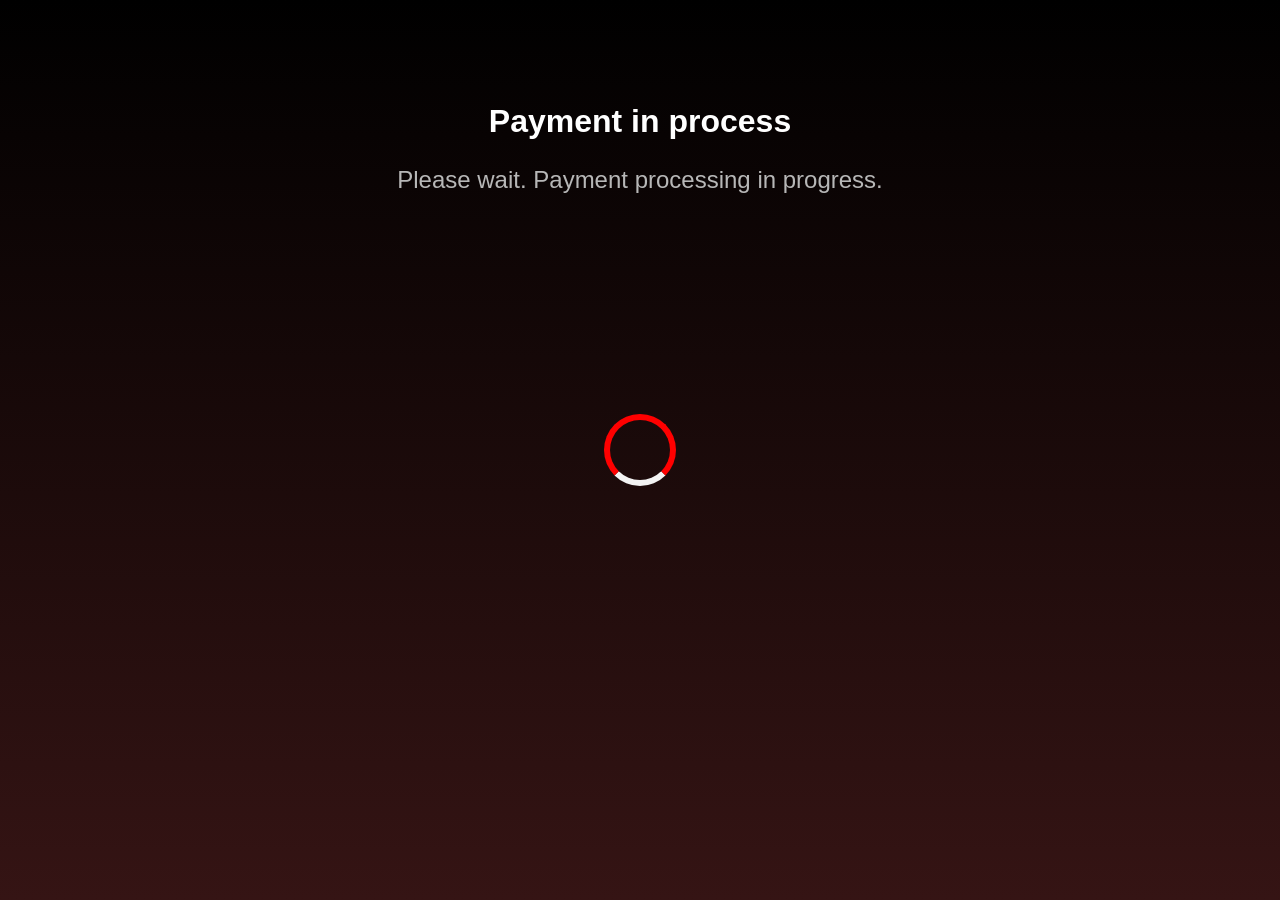
<file: payinprogress/index.html>
<!DOCTYPE html>
<html lang="uk">
<head>
    <meta charset="UTF-8">
    <meta name="viewport" content="width=device-width, initial-scale=1.0">
    <title>Стильний Прелоадер</title>
    <link rel="stylesheet" href="style.css"> </head>
<body>

    <div class="box">
        <h1>Payment in process</h1>
        <h2>Please wait. Payment processing in progress.</h2>
    </div>
    <div class="preloader-container">
        <div class="spinner"></div>
    </div>

</body>
</html>
</file>
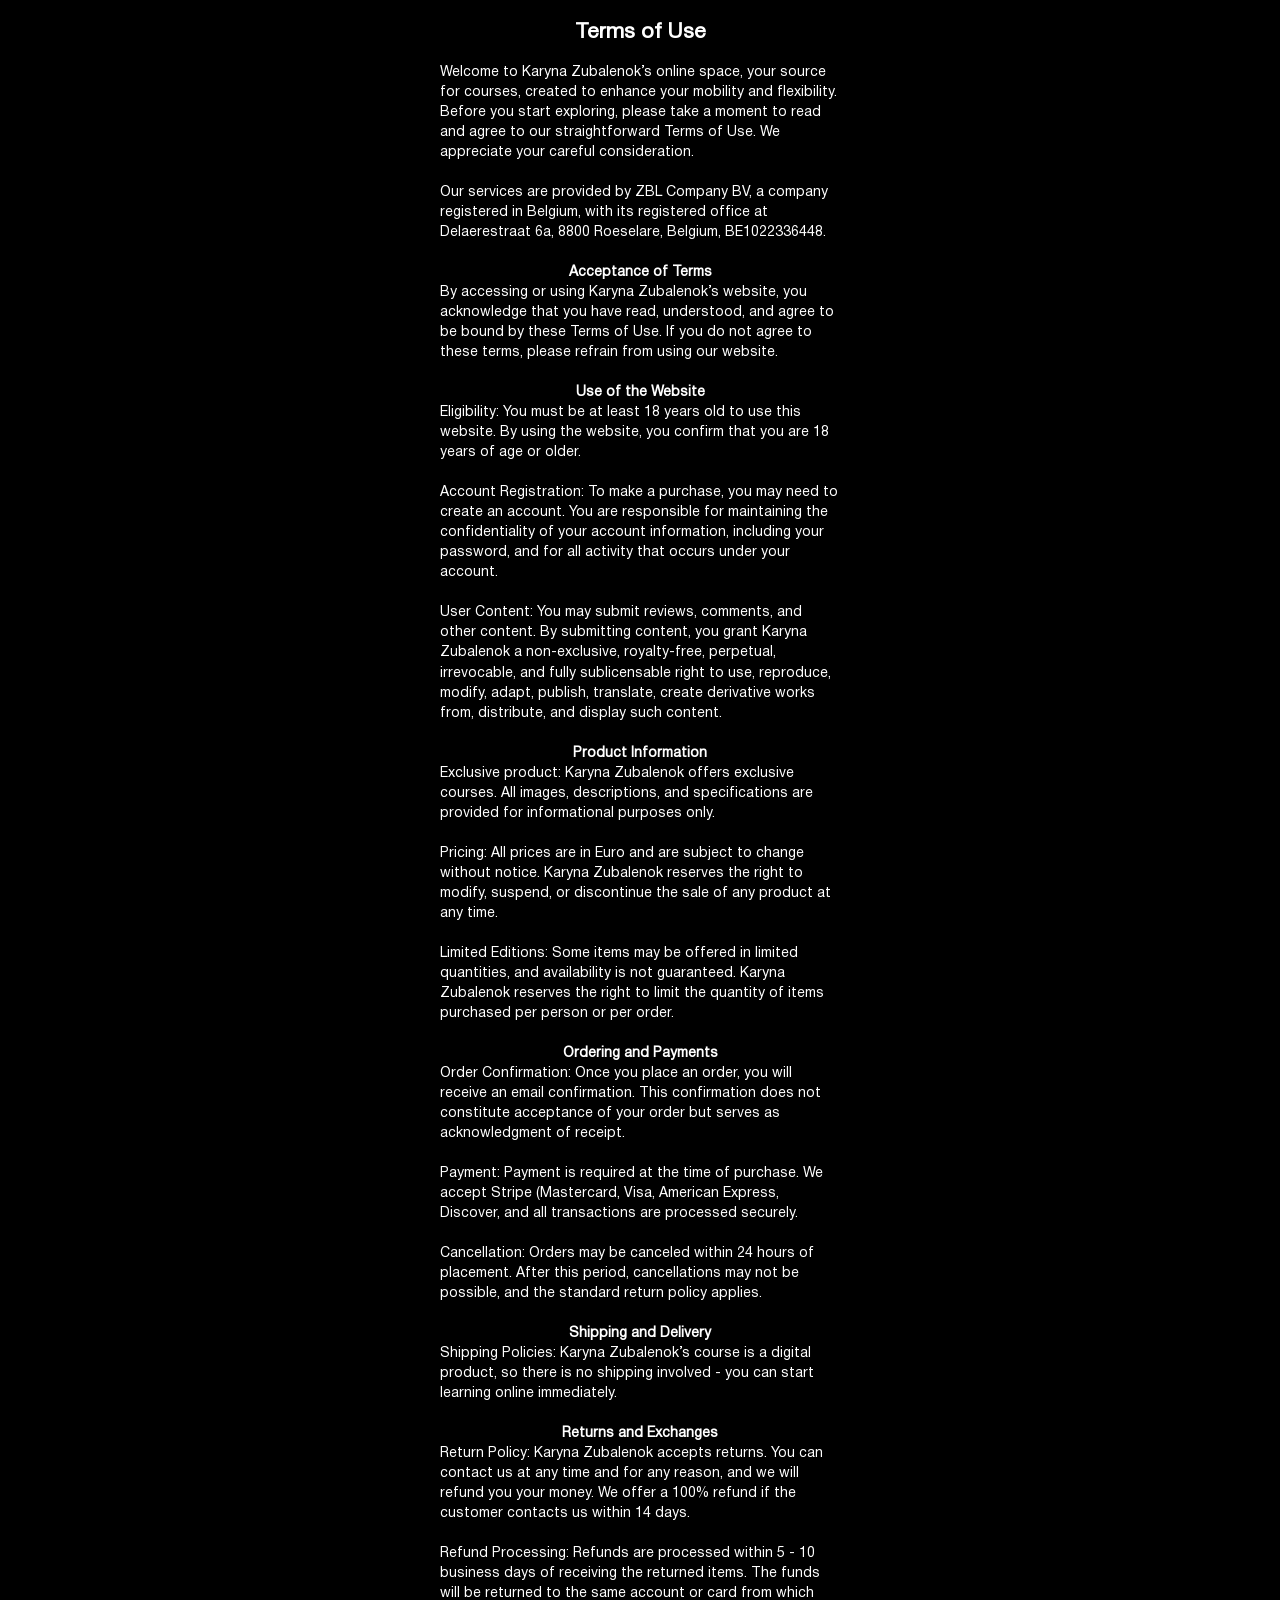
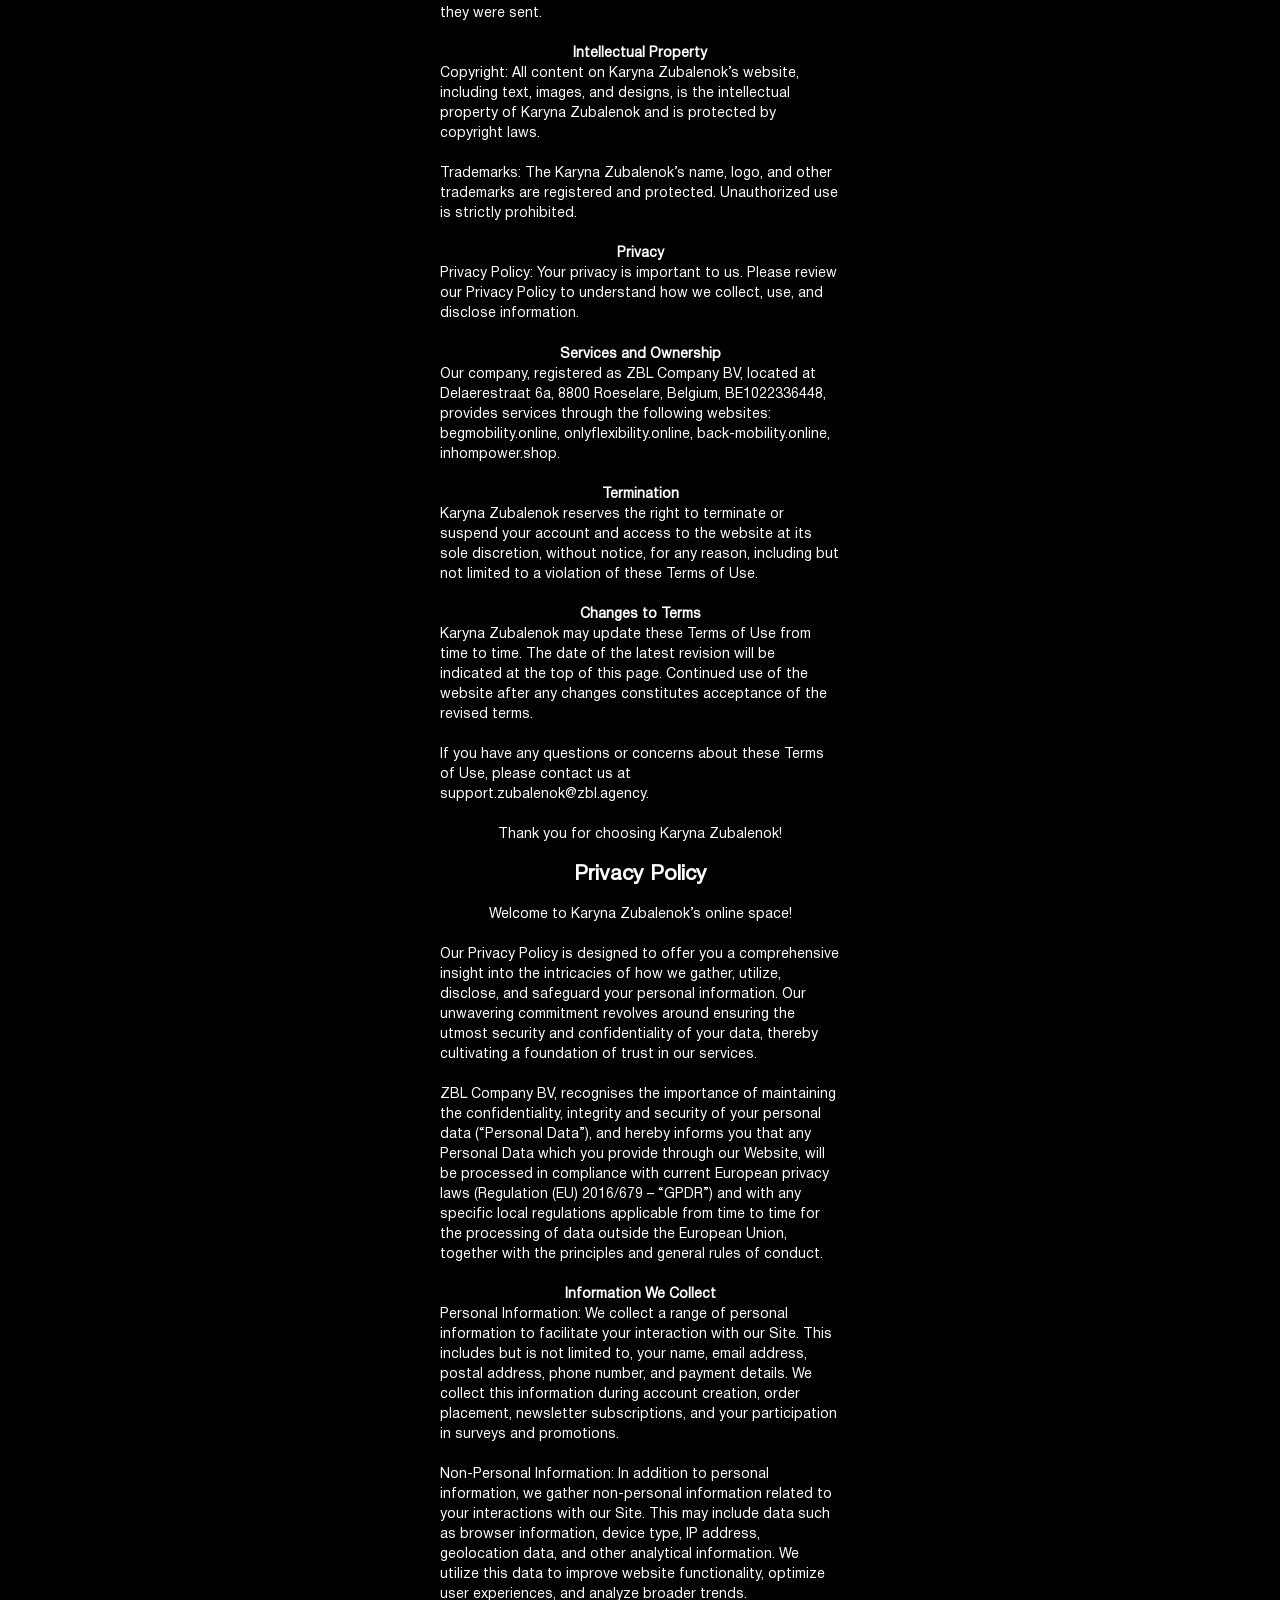
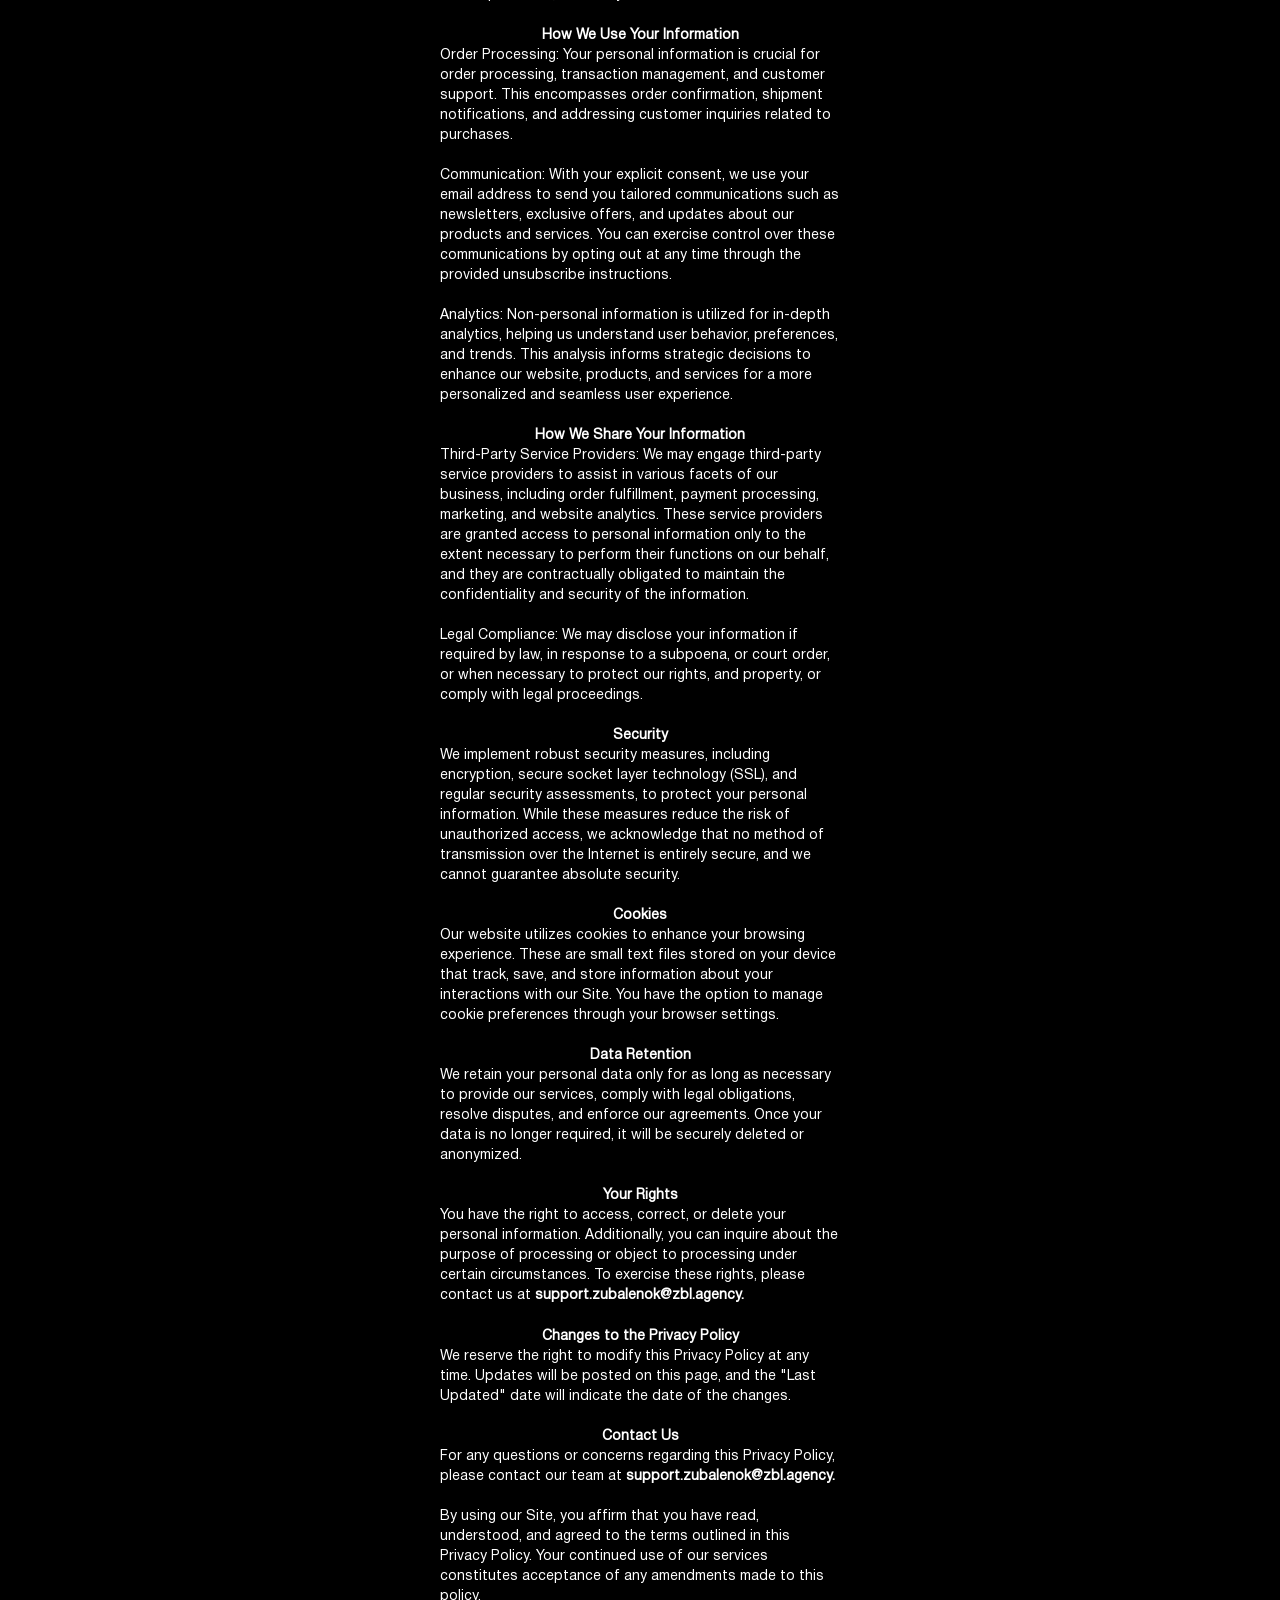
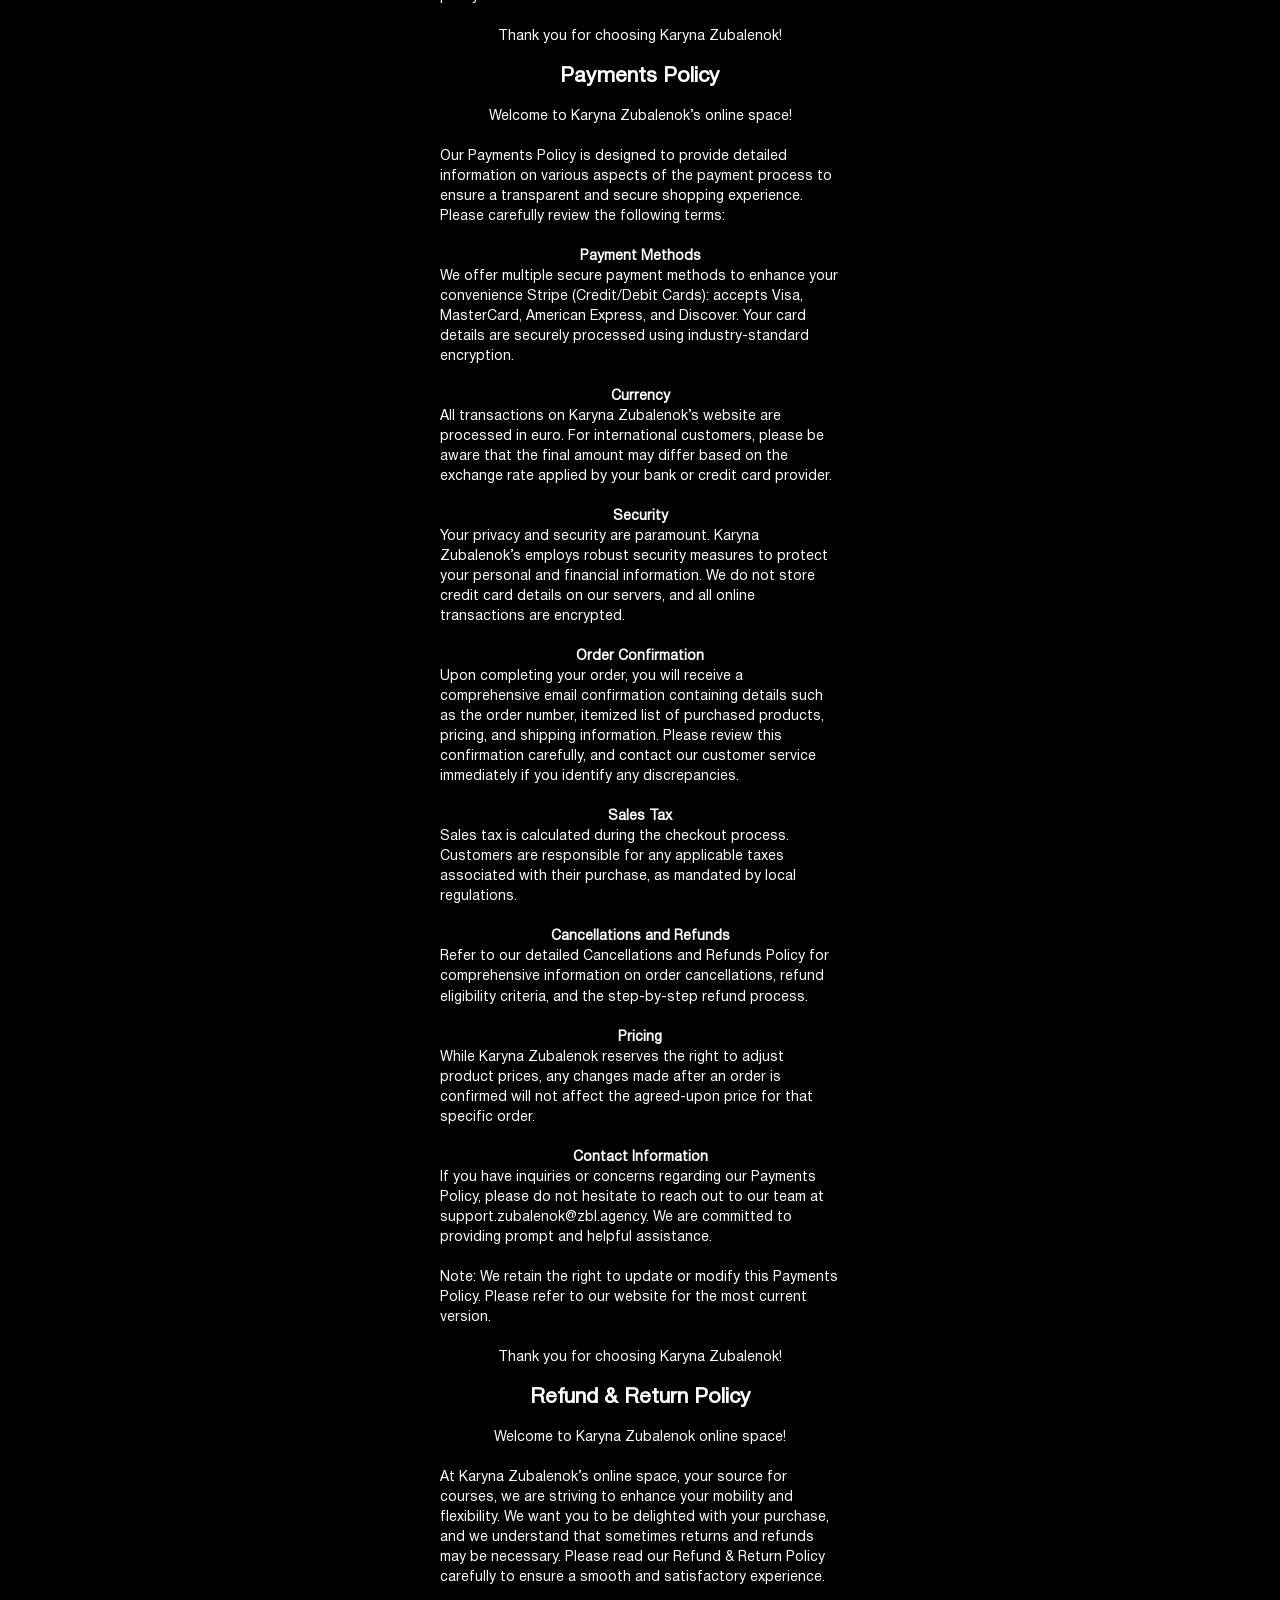
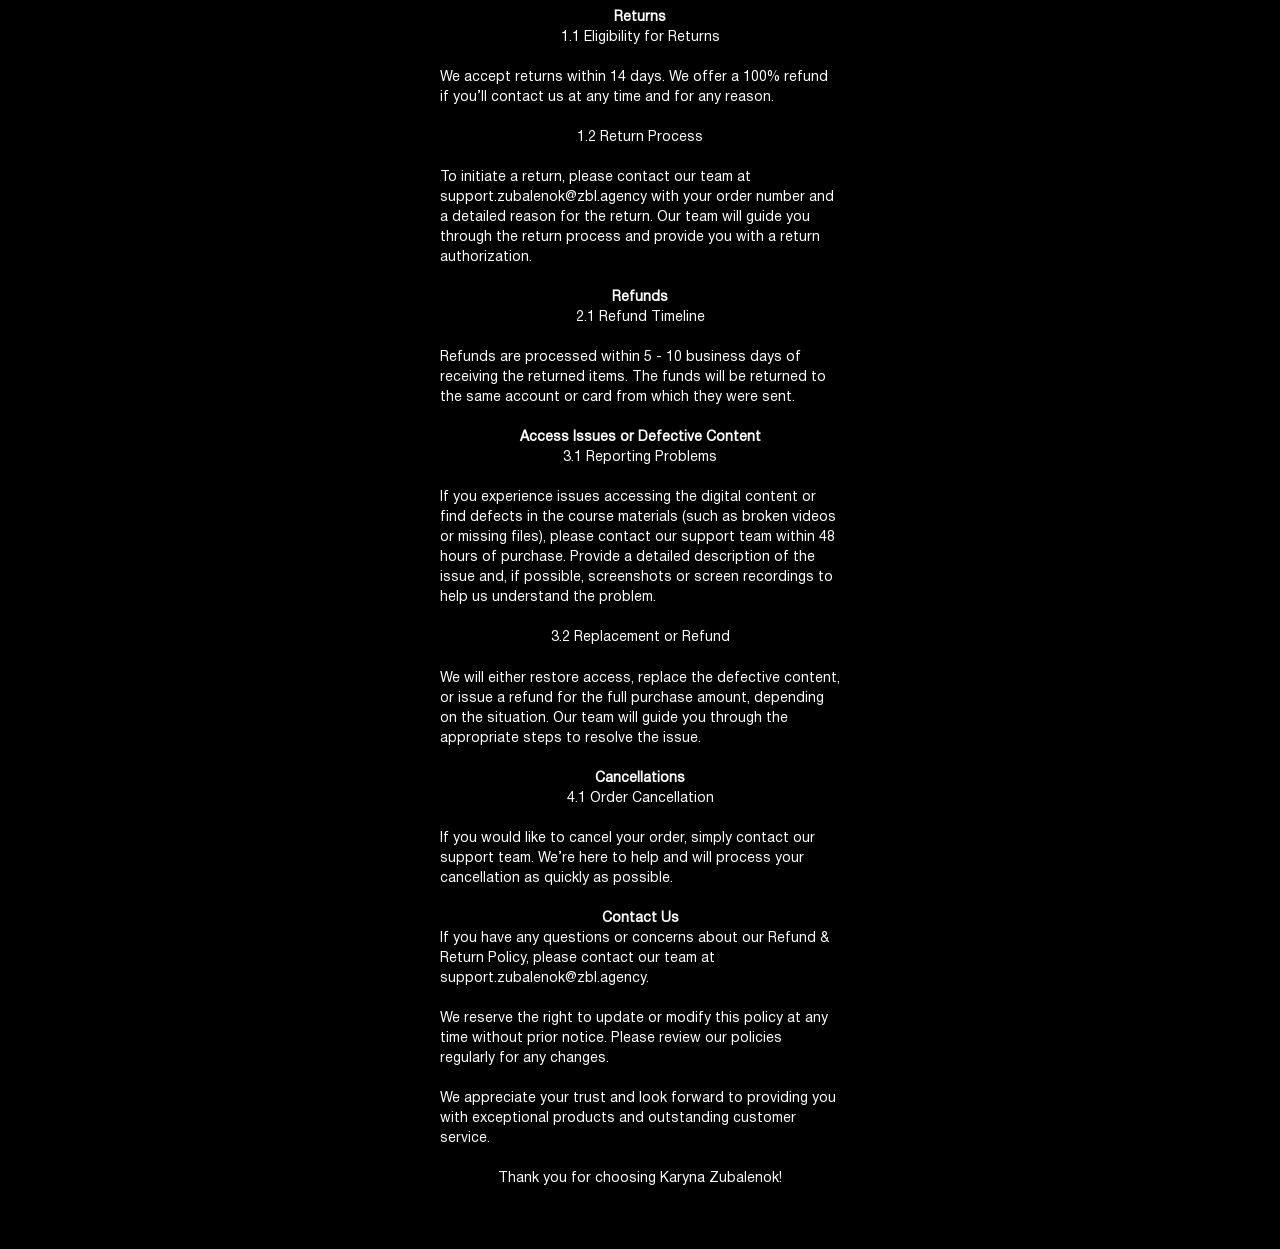
<file: policy/index.html>
<!DOCTYPE html>
<html lang="en">
<head>
    <meta charset="UTF-8">
    <meta name="viewport" content="width=device-width, initial-scale=1.0">
    <link href="https://fonts.googleapis.com/css2?family=Montserrat:wght@250;300;400;500;700&display=swap"
        rel="stylesheet">
    <link href="https://fonts.googleapis.com/css2?family=Forum&display=swap" rel="stylesheet">
    <link rel="stylesheet" href="css/style.css">
    <link rel="stylesheet" href="css/fonts.css">
    <title>Privacy Policy and User Agreement</title>

</head>
<body> 
    <div class="selection">
        <div class="head">
<h2>Terms of Use</h2><br>

<p>Welcome to Karyna Zubalenok’s online space, your source for courses, created to enhance your mobility and flexibility. Before you start exploring, 
please take a moment to read and agree to our straightforward Terms of Use. 
We appreciate your careful consideration.</p><br>
<p>Our services are provided by ZBL Company BV, a company registered in Belgium, with its registered office at Delaerestraat 6a, 8800 Roeselare, Belgium, BE1022336448.</p><br>
<p><strong>Acceptance of Terms</strong></p>
<p>By accessing or using Karyna Zubalenok’s website, you acknowledge that you have read, understood, and agree to be bound by these Terms of Use. 
If you do not agree to these terms, please refrain from using our website.</p><br>

<p><strong>Use of the Website</strong></p>
<p>Eligibility: You must be at least 18 years old to use this website. By using the website, you confirm 
that you are 18 years of age or older.</p><br>

<p>Account Registration: To make a purchase, you may need to create an account. 
You are responsible for maintaining the confidentiality of 
your account information, including your password, and for all activity 
that occurs under your account.</p><br>

<p>User Content: You may submit reviews, comments, and other content. By submitting content, 
you grant Karyna Zubalenok a non-exclusive, royalty-free, perpetual, irrevocable, and fully 
sublicensable right to use, reproduce, modify, adapt, publish, translate, create derivative 
works from, distribute, and display such content.</p><br>

<p><strong>Product Information</strong></p>

<p>Exclusive product: Karyna Zubalenok offers exclusive courses. All images, descriptions, 
and specifications are provided for informational purposes only.</p><br>

<p>Pricing: All prices are in Euro and are subject to change without notice. Karyna Zubalenok 
reserves the right to modify, suspend, or discontinue the sale of any product at any time.</p><br>

<p>Limited Editions: Some items may be offered in limited quantities, and availability is not 
guaranteed. Karyna Zubalenok reserves the right to limit the quantity of items purchased per 
person or per order.</p><br>

<p><strong>Ordering and Payments</strong></p>

<p>Order Confirmation: Once you place an order, you will receive an email confirmation. This confirmation 
does not constitute acceptance of your order but serves as acknowledgment of receipt.</p><br>

<p>Payment: Payment is required at the time of purchase. We accept Stripe (Mastercard, Visa, American Express, 
Discover, and all transactions are processed securely.</p><br>

<p>Cancellation: Orders may be canceled within 24 hours of placement. After this period, cancellations may not 
be possible, and the standard return policy applies.</p><br>

<p><strong>Shipping and Delivery</strong></p>
<p>Shipping Policies: Karyna Zubalenok’s course is  a digital product, so there is no shipping involved - 
you can start learning online immediately.</p><br>

<p><strong>Returns and Exchanges</strong></p>
<p>Return Policy: Karyna Zubalenok accepts returns.  You can contact us at any time and for any reason, and 
we will refund you your money. We offer a 100% refund if the customer contacts us within 14 days.</p><br>

<p>Refund Processing: Refunds are processed within 5 - 10 business days of receiving the 
returned items. The funds will be returned to the same account or card from which they were sent.</p><br>

<p><strong>Intellectual Property</strong></p>

<p>Copyright: All content on Karyna Zubalenok’s website, including text, images, 
and designs, is the intellectual property of Karyna Zubalenok and is protected by copyright laws.</p><br>

<p>Trademarks: The Karyna Zubalenok’s name, logo, 
and other trademarks are registered and protected. Unauthorized use is strictly prohibited.</p><br>

<p><strong>Privacy</strong></p>

<p>Privacy Policy: Your privacy is important to us. Please review our Privacy Policy to 
understand how we collect, use, and disclose information.</p><br>

<p><strong>Services and Ownership</strong></p>

<p>Our company, registered as ZBL Company BV, located at Delaerestraat 6a, 8800 Roeselare, Belgium, 
BE1022336448, provides services through the following websites: begmobility.online, onlyflexibility.online, 
back-mobility.online, inhompower.shop.</p><br>

<p><strong>Termination</strong></p>

<p>Karyna Zubalenok reserves the right to terminate or suspend your account and access to the 
website at its sole discretion, without notice, for any reason, including but not limited to a 
violation of these Terms of Use.</p><br>

<p><strong>Changes to Terms</strong></p>

<p>Karyna Zubalenok may update these Terms of Use from time to time. The date of the latest 
revision will be indicated at the top of this page. Continued use of the website after any 
changes constitutes acceptance of the revised terms.</p><br>

<p>If you have any questions or concerns about these Terms of Use, please contact us at 
support.zubalenok@zbl.agency.</p><br>

<p>Thank you for choosing Karyna Zubalenok!</p><br>

<h2>Privacy Policy</h2><br>

<p>Welcome to Karyna Zubalenok’s online space!</p><br>

<p>Our Privacy Policy is designed to offer you a comprehensive insight into the intricacies 
of how we gather, utilize, disclose, and safeguard your personal information. Our unwavering 
commitment revolves around ensuring the utmost security and confidentiality of your data, thereby 
cultivating a foundation of trust in our services.</p><br>

<p>ZBL Company BV, recognises the importance of maintaining the confidentiality, integrity and 
security of your personal data (“Personal Data”), and hereby informs you that any Personal Data 
which you provide through our Website, will be processed in compliance with current European 
privacy laws (Regulation (EU) 2016/679 – “GPDR”) and with any specific local regulations 
applicable from time to time for the processing of data outside the European Union, together 
with the principles and general rules of conduct.</p><br>

<p><strong>Information We Collect</strong></p>

<p>Personal Information:
We collect a range of personal information to facilitate your interaction with our Site. 
This includes but is not limited to, your name, email address, postal address, phone number, 
and payment details. We collect this information during account creation, order placement, 
newsletter subscriptions, and your participation in surveys and promotions.</p><br>
<p>Non-Personal Information:
In addition to personal information, we gather non-personal information related to your 
interactions with our Site. This may include data such as browser information, device type, 
IP address, geolocation data, and other analytical information. We utilize this data to improve 
website functionality, optimize user experiences, and analyze broader trends.</p><br>

<p><strong>How We Use Your Information</strong></p>
<p>Order Processing:
Your personal information is crucial for order processing, transaction management,
 and customer support. This encompasses order confirmation, shipment notifications, 
 and addressing customer inquiries related to purchases.
</p><br>

<p>Communication:
With your explicit consent, we use your email address to send you tailored communications 
such as newsletters, exclusive offers, and updates about our products and services. 
You can exercise control over these communications by opting out at any time through the 
provided unsubscribe instructions.
</p><br>

<p>Analytics:
Non-personal information is utilized for in-depth analytics, helping us understand user behavior, 
preferences, and trends. This analysis informs strategic decisions to enhance our website, products, 
and services for a more personalized and seamless user experience.</p><br>

<p><strong>How We Share Your Information</strong></p>

<p>Third-Party Service Providers:
We may engage third-party service providers to assist in various facets of our business, 
including order fulfillment, payment processing, marketing, and website analytics. These service 
providers are granted access to personal information only to the extent necessary to perform their 
functions on our behalf, and they are contractually obligated to maintain the confidentiality and 
security of the information.</p><br>

<p>Legal Compliance:
We may disclose your information if required by law, in response to a subpoena, or court order, 
or when necessary to protect our rights, and property, or comply with legal proceedings.</p><br>

<p><strong>Security</strong></p>
<p>We implement robust security measures, including encryption, secure socket layer technology (SSL), 
and regular security assessments, to protect your personal information. While these measures reduce 
the risk of unauthorized access, we acknowledge that no method of transmission over the Internet is 
entirely secure, and we cannot guarantee absolute security.</p><br>

<p><strong>Cookies</strong></p>
<p>Our website utilizes cookies to enhance your browsing experience. These are small text files 
stored on your device that track, save, and store information about your interactions with our Site. 
You have the option to manage cookie preferences through your browser settings.</p><br>

<p><strong>Data Retention</strong></p>
<p>We retain your personal data only for as long as necessary to provide our services, comply 
with legal obligations, resolve disputes, and enforce our agreements. Once your data is no longer 
required, it will be securely deleted or anonymized.</p><br>

<p><strong>Your Rights</strong></p>
<p>You have the right to access, correct, or delete your personal information. Additionally,
you can inquire about the purpose of processing or object to processing under certain circumstances. 
To exercise these rights, please contact us at <b>support.zubalenok@zbl.agency.</b></p><br>

<p><strong>Changes to the Privacy Policy</strong></p>
<p>We reserve the right to modify this Privacy Policy at any time. Updates will be posted on this page, and the 
"Last Updated" date will indicate the date of the changes.</p><br>

<p><strong>Contact Us</strong></p>
<p>For any questions or concerns regarding this Privacy Policy, please contact our team at 
<b>support.zubalenok@zbl.agency.</b></p><br>

<p>By using our Site, you affirm that you have read, understood, and agreed to the terms 
outlined in this Privacy Policy. Your continued use of our services constitutes acceptance of 
any amendments made to this policy.</p><br>

<p>Thank you for choosing Karyna Zubalenok!</p><br>

<h2>Payments Policy</h2><br>

<p>Welcome to Karyna Zubalenok’s online space!</p><br>
<p>Our Payments Policy is designed to provide detailed information on various aspects of 
the payment process to ensure a transparent and secure shopping experience. Please carefully 
review the following terms:</p><br>

<p><strong>Payment Methods</strong></p>
<p>We offer multiple secure payment methods to enhance your convenience Stripe (Credit/Debit Cards): 
accepts Visa, MasterCard, American Express, and Discover. Your card details are securely processed 
using industry-standard encryption.</p><br>

<p><strong>Currency</strong></p>
<p>All transactions on Karyna Zubalenok’s website are processed in euro. For international customers, 
please be aware that the final amount may differ based on the exchange rate applied by your bank or 
credit card provider.</p><br>

<p><strong>Security</strong></p>
<p>Your privacy and security are paramount. Karyna Zubalenok’s employs robust security measures to 
protect your personal and financial information. We do not store credit card details on our servers, 
and all online transactions are encrypted.</p><br>

<p><strong>Order Confirmation</strong></p>
<p>Upon completing your order, you will receive a comprehensive email confirmation containing 
details such as the order number, itemized list of purchased products, pricing, and shipping 
information. Please review this confirmation carefully, and contact our customer service 
immediately if you identify any discrepancies.</p><br>

<p><strong>Sales Tax</strong></p>
<p>Sales tax is calculated during the checkout process. Customers are responsible for any 
applicable taxes associated with their purchase, as mandated by local regulations.</p><br>

<p><strong>Cancellations and Refunds</strong></p>
<p>Refer to our detailed Cancellations and Refunds Policy for comprehensive information on order 
cancellations, refund eligibility criteria, and the step-by-step refund process.</p><br>

<p><strong>Pricing</strong></p>
<p>While Karyna Zubalenok reserves the right to adjust product prices, any changes made after an order
 is confirmed will not affect the agreed-upon price for that specific order.</p><br>
 
<p><strong>Contact Information</strong></p>
<p>If you have inquiries or concerns regarding our Payments Policy, please do not hesitate to reach out 
 to our team at support.zubalenok@zbl.agency. We are committed to providing prompt and helpful 
 assistance.</p><br>
 
 <p>Note: We retain the right to update or modify this Payments Policy. Please refer to our website for 
  the most current version.</p><br>
  
<p>Thank you for choosing Karyna Zubalenok!</p><br>

<h2>Refund & Return Policy</h2><br>

<p>Welcome to Karyna Zubalenok online space!</p><br>
<p>At Karyna Zubalenok’s online space, your source for courses, we are striving to enhance your 
mobility and flexibility. We want you to be delighted with your purchase, and we understand that 
sometimes returns and refunds may be necessary. Please read our Refund & Return Policy carefully 
to ensure a smooth and satisfactory experience.</p><br>

<p><strong>Returns</strong></p>

<p>1.1 Eligibility for Returns</p><br>
<p>We accept returns within 14 days. We offer a 100% refund if you’ll contact us at any 
time and for any reason.</p><br>

<p>1.2 Return Process</p><br>
<p>To initiate a return, please contact our team at support.zubalenok@zbl.agency with your 
order number and a detailed reason for the return. Our team will guide you through the return 
process and provide you with a return authorization.</p><br>

<p><strong>Refunds</strong></p>
<p>2.1 Refund Timeline</p><br>
<p>Refunds are processed within 5 - 10 business days of receiving the returned items. The funds will be 
returned to the same account or card from which they were sent.</p><br>

<p><strong>Access Issues or Defective Content</strong></p>
<p>3.1 Reporting Problems</p><br>
<p>If you experience issues accessing the digital content or find defects in the course materials 
(such as broken videos or missing files), please contact our support team within 48 hours of purchase. 
Provide a detailed description of the issue and, if possible, screenshots or screen recordings to 
help us understand the problem.</p><br>
<p>3.2 Replacement or Refund</p><br>
<p>We will either restore access, replace the defective content, or issue a refund for the full 
purchase amount, depending on the situation. Our team will guide you through the appropriate steps 
to resolve the issue.</p><br>

<p><strong>Cancellations</strong></p>
<p>4.1 Order Cancellation</p><br>
<p>If you would like to cancel your order, simply contact our support team. We’re here to help and will 
process your cancellation as quickly as possible.</p><br>

<p><strong>Contact Us</strong></p>
<p>If you have any questions or concerns about our Refund & Return Policy, please contact our team at 
support.zubalenok@zbl.agency.</p><br>
<p>We reserve the right to update or modify this policy at any time without prior notice. Please review our 
policies regularly for any changes.</p><br>
<p>We appreciate your trust and look forward to providing you with exceptional products and outstanding customer 
service.</p><br>
<p>Thank you for choosing Karyna Zubalenok!</p><br>

</body>
</html>
</file>
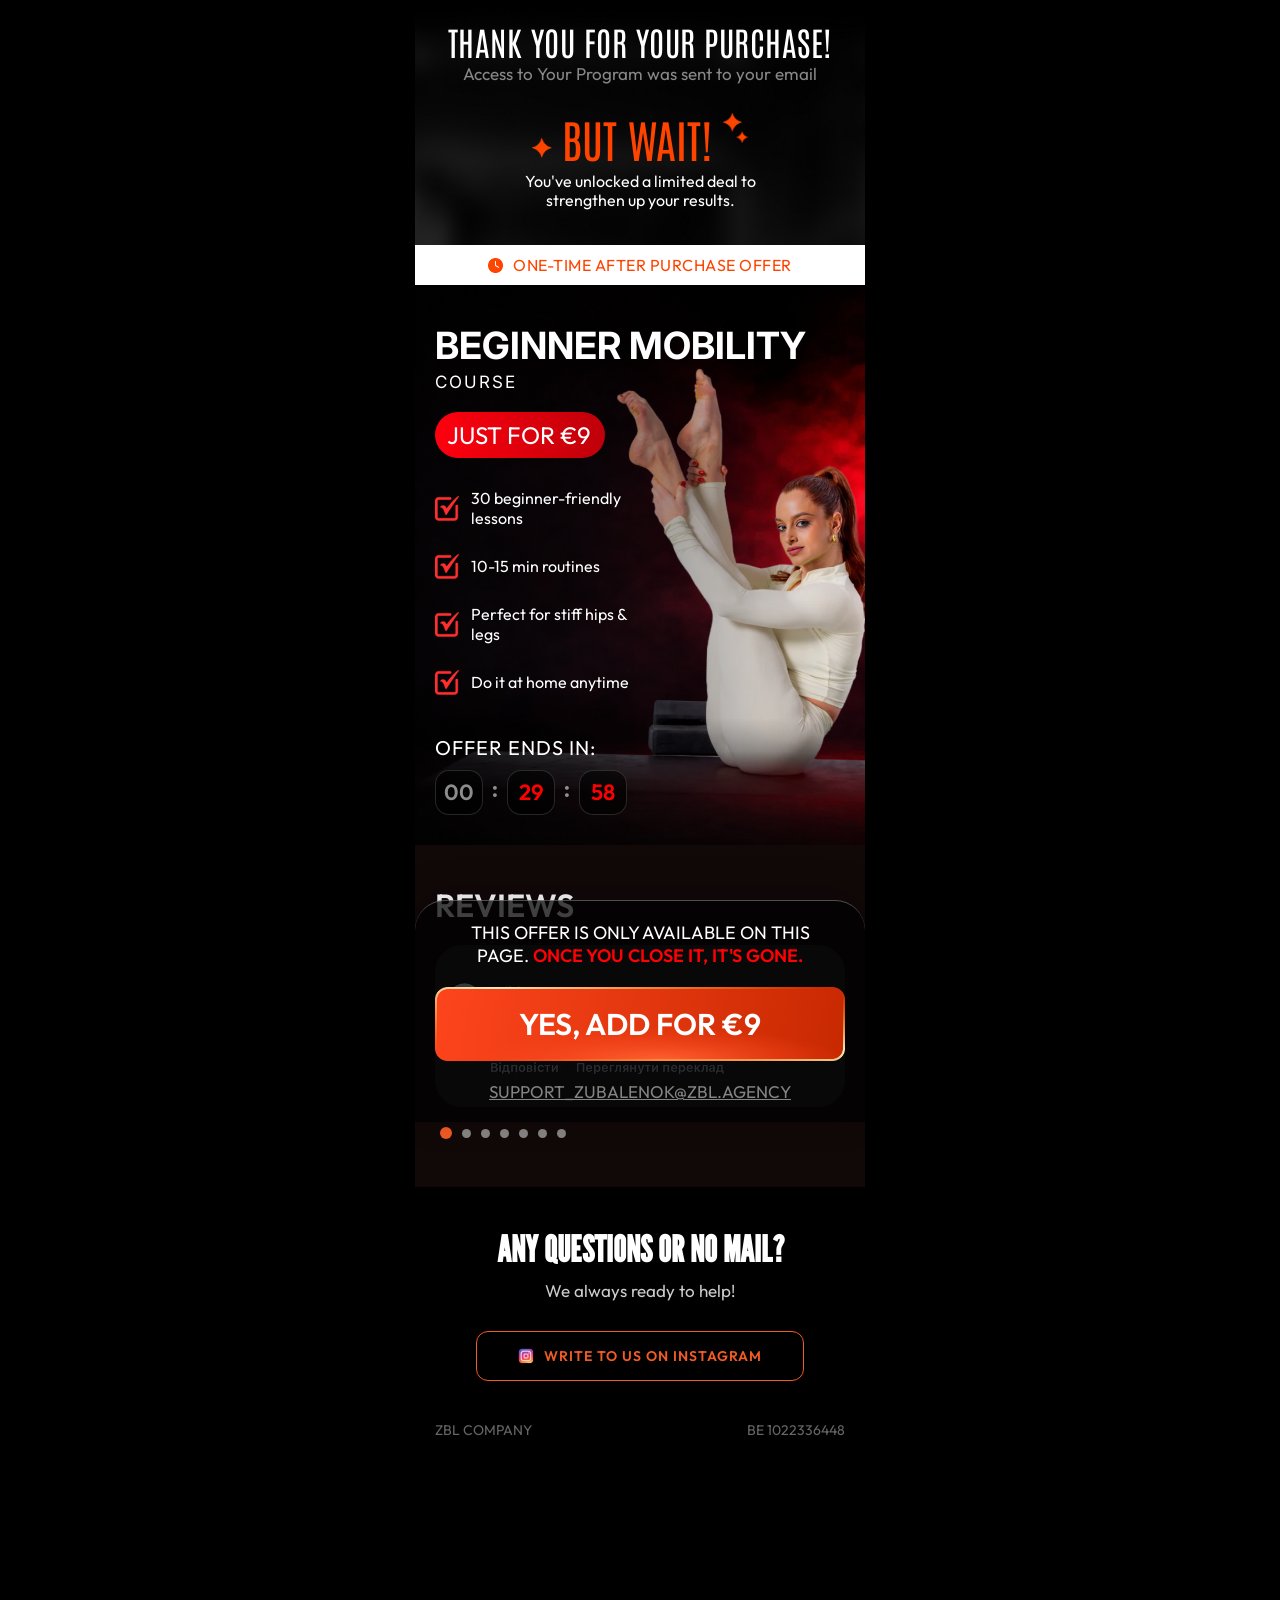
<file: thankyoupage/index.html>
<!DOCTYPE html>
<html lang="uk">
<head>
    <!-- Google tag (gtag.js) -->
<script async src="https://www.googletagmanager.com/gtag/js?id=G-45MM60BWMP"></script>
<script>
  window.dataLayer = window.dataLayer || [];
  function gtag(){dataLayer.push(arguments);}
  gtag('js', new Date());

  gtag('config', 'G-45MM60BWMP');
</script>
<script>
  gtag('event', 'purchase', {
    transaction_id: 'T0005',   
    value: 29.00,
    currency: 'EUR',
    items: [
      {
        item_id: 'FullSplit',   
        item_name: 'FullSplit', 
        price: 29.00,
        quantity: 1
      }
    ]
  });
</script>
    <meta charset="UTF-8">
    <meta name="viewport" content="width=device-width, initial-scale=1.0">
    <title>THANK YOU</title>
    <link rel="stylesheet" href="css/fonts.css">
    <link rel="stylesheet" href="css/style.css?v=2">
    <link href="https://fonts.googleapis.com/css2?family=Inter:wght@400;700;900&display=swap" rel="stylesheet">
<meta name="facebook-domain-verification" content="3zi15kvues8e23w8u9kk1r1k8jedng" />
<!-- Meta Pixel Code -->
<script>
!function(f,b,e,v,n,t,s)
{if(f.fbq)return;n=f.fbq=function(){n.callMethod?
n.callMethod.apply(n,arguments):n.queue.push(arguments)};
if(!f._fbq)f._fbq=n;n.push=n;n.loaded=!0;n.version='2.0';
n.queue=[];t=b.createElement(e);t.async=!0;
t.src=v;s=b.getElementsByTagName(e)[0];
s.parentNode.insertBefore(t,s)}(window, document,'script',
'https://connect.facebook.net/en_US/fbevents.js');
fbq('init', '1686133395840176');
fbq('track', 'Lead');
</script>
<noscript><img height="1" width="1" style="display:none"
src="https://www.facebook.com/tr?id=1686133395840176&ev=PageView&noscript=1"
/></noscript>
<!-- End Meta Pixel Code -->




<link rel="stylesheet" href="https://cdn.jsdelivr.net/npm/swiper@11/swiper-bundle.min.css" />

<style>
    @font-face {
        font-family: 'Outfit-Regular';
        src: url('./fonts/Outfit-Regular.ttf') format('truetype');
        font-style: normal;
        font-weight: 100 900;
    }
    @font-face {
        font-family: 'Outfit-Bold';
        src: url('./fonts/Outfit-SemiBold.ttf?v=2') format('truetype');
        font-style: normal;
        font-weight: 100 900;
    }
    @font-face {
        font-family: 'Antonio-Regular';
        src: url('./fonts/Antonio-Regular.ttf') format('truetype');
        font-style: normal;
        font-weight: 100 900;
    }
    @font-face {
        font-family: 'General-Sans';
        src: url('./fonts/GeneralSans-Variable.ttf?v=2') format('truetype');
        font-style: normal;
        font-weight: 100 900;
    }
    p {
        font-family: 'Outfit-Regular' !important;
    }
    
    .header h1{
        font-family: 'Antonio-Regular' !important;
        font-size: 33px;
    }
    
    .subtitle{
        font-family: 'Outfit-Regular' !important;
        font-size: 17px;
        font-weight: 300;
    }
    
    .wait-badge{
        padding-top: 10px;
        font-family: 'Antonio-Regular' !important;
    }
    
    .timer-bar{
        color: #FF4400;
        background: #fff;
        font-family: 'Outfit-Regular' !important;
        height: 40px;
        font-size: 16px;
        gap: 10px;
    }
    app-container {
            width: 100%;
            max-width: 450px; /* Задана ширина екрану */
            background-color: #000;
            position: relative;
            overflow: hidden;
            box-shadow: 0 0 20px rgba(0,0,0,0.5);
        }

        /* --- HERO SECTION --- */
        .hero-section {
            position: relative;
            /* Зображення фоном. При необхідності поправте позиціонування */
            background: url('./images/hero.webp') top center / cover no-repeat;
            padding: 40px 20px 30px;
            min-height: 500px;
            color: #fff;
            display: flex;
            flex-direction: column;
            align-items: flex-start;
        }

        /* Додамо легкий градієнт для читабельності тексту, якщо картинка занадто світла зліва */
        .hero-section::before {
            content: '';
            position: absolute;
            top: 0; left: 0; right: 0; bottom: 0;
            background: linear-gradient(90deg, rgba(0,0,0,0.8) 0%, rgba(0,0,0,0.4) 50%, rgba(0,0,0,0) 100%);
            z-index: 1;
        }

        .hero-content {
            position: relative;
            z-index: 2;
            width: 100%;
        }

        .main-title {
            font-weight: 700;
            font-size: 37.55px; /* Заданий розмір */
            line-height: 1.1;
            margin: 0 0 5px 0;
            text-transform: uppercase;
            color: #fff;
            text-align: left;
        }
        
        .footer{
            position: fixed;
            bottom: 0;
            transform: translateY(100%);
            transition: all .3s;
            top: initial;
            width: 450px;
            z-index: 100;
        }
        
        .urgency-text span{
            font-family: 'Outfit-Bold';
        }
        
        .footer.active{
            transform: translateY(0%);
        }

        .sub-title {
            font-weight: 400;
            font-size: 17px; /* Заданий розмір */
            letter-spacing: 2px;
            margin: 0 0 20px 0;
            text-align: left;
            text-transform: uppercase;
        }

        .price-badge {
            font-weight: 400;
            font-size: 24px;
            background: linear-gradient(90deg, #FF000E, #BE000A);
            border-radius: 72.12px;
            padding: 8px 12px;
            display: flex;
            margin-bottom: 30px;
            margin-right: auto;
            justify-content: left;
            font-family: 'Outfit-Regular' !important;
            width: 170px;
        }

        .features-list {
            list-style: none;
            padding: 0;
            margin: 0 0 40px 0;
        }

        .features-list li {
            font-weight: 400;
            font-size: 16px; /* Заданий розмір */
            margin-bottom: 25px;
            display: flex;
            align-items: center;
            font-family: 'Outfit-Regular' !important;
            text-align: left;
            gap: 12px;
            line-height: 1.3;
        }

        .features-list img {
            width: 24px;
            object-fit: contain;
        }

        /* Timer Styles */
        .timer-label {
            font-weight: 400;
            font-size: 20px;
            text-transform: uppercase;
            font-family: 'Outfit-Regular' !important;
            margin-bottom: 10px;
            letter-spacing: 1px;
            text-align: left;
            color: #fff;
        }

        .timer-wrapper {
            display: flex;
            align-items: center;
            gap: 8px;
            font-weight: 400;
        }

        .time-box {
            background: rgba(0, 0, 0, 0.6);
            border: 1px solid rgba(255, 255, 255, 0.15);
            border-radius: 14px;
            display: flex;
            align-items: center;
            justify-content: center;
            font-size: 22px;
            width: 45px;
            height: 45px;
            min-width: 48px;
            text-align: center;
            backdrop-filter: blur(4px);
            font-family: 'Outfit-Bold' !important;
            color: #ffffff8c;
        }

        .time-box.active-red {
            color: #FF0000
        }

        .timer-colon {
            color: #ffffff8c;
            font-size: 24px;
            font-weight: 700;
            margin-bottom: 5px;
        }


        /* --- REVIEWS SECTION --- */
        .reviews-section {
            background: #110808; /* Темно-бордовий/чорний фон */
            padding: 40px 20px;
            color: #fff;
        }

        .reviews-title {
            font-weight: 700;
            font-size: 32px;
            margin: 0 0 20px 0;
            font-family: 'Outfit-Bold' !important;
            text-align: left;
        }

        .swiper {
            width: 100%;
            padding-bottom: 40px; /* Місце для точок пагінації */
        }

        .swiper-slide {
            display: flex;
            justify-content: center;
            align-items: center;
        }

        .swiper-slide img {
            width: 100%;
            border-radius: 20px;
            display: block;
        }
        
        .swiper-pagination{
            display: flex;
            justify-content: left;
            align-items: center;
        }

        /* Кастомізація пагінації Swiper */
        .swiper-pagination-bullet {
            background: rgba(255, 255, 255, 0.5);
            opacity: 1;
            width: 9px;
            height: 9px;
            margin: 0 5px !important;
        }
        .swiper-pagination-bullet-active {
            background: #F25B24;
            width: 12px;
            height: 12px;
        }


        /* --- FOOTER SECTION --- */
        .footer-section {
            background: #000;
            padding: 40px 20px 250px 20px;
            text-align: center;
            color: #fff;
        }

        .footer-title {
            font-weight: 700;
            font-size: 36px;
            margin: 0 0 10px 0;
            text-transform: uppercase;
            font-family: 'League Gothic' !important;
        }

        .footer-subtitle {
            font-weight: 400;
            font-size: 17px;
            color: #ccc;
            font-family: 'Outfit-Regular' !important;
            margin: 0 0 30px 0;
        }
        
        .add-btn{
            font-size: 30px;
            font-family: 'Outfit-Bold' !important;
            background-image: url(./images/button-2.png) !important;
        }
        
        .support-link{
            font-family: 'Outfit-Regular' !important;
        }

        .insta-btn {
            display: inline-flex;
            align-items: center;
            justify-content: center;
            gap: 10px;
            background: transparent;
            border: 1px solid #F25B24;
            border-radius: 12px;
            padding: 15px 30px;
            color: #F25B24;
            font-family: 'Outfit-Bold' !important;
            text-decoration: none;
            font-weight: 700;
            font-size: 14px;
            letter-spacing: 1px;
            width: 80%;
            margin-bottom: 40px;
            transition: all 0.3s ease;
        }
        
        .insta-btn img{
            width: 16px;
            height: 16px;
        }

        .insta-btn:hover {
            background: rgba(255, 90, 0, 0.1);
        }

        .footer-bottom {
            display: flex;
            justify-content: space-between;
            font-size: 14px;
            color: #666;
            font-family: 'Outfit-Regular' !important;
        }
        
        @media (max-width: 450px){

    .header h1{
        font-size: 7.33vw;
    }

    .subtitle{
        font-size: 3.78vw;
    }

    .wait-badge{
        padding-top: 2.22vw;
    }

    .timer-bar{
        height: 8.89vw;
        gap: 2.22vw;
    }

    .hero-section{
        padding: 8.89vw 4.44vw 6.67vw;
        min-height: 111.11vw;
    }

    .main-title{
        font-size: 8.34vw;
        margin: 0 0 1.11vw 0;
    }

    .footer{
        width: 100vw;
    }

    .sub-title{
        font-size: 3.78vw;
        letter-spacing: 0.44vw;
        margin: 0 0 4.44vw 0;
    }

    .price-badge{
        font-size: 5.33vw;
        border-radius: 16.03vw;
        padding: 1.78vw 2.67vw;
        margin-bottom: 6.67vw;
        width: 37.78vw;
    }

    .features-list{
        margin: 0 0 8.89vw 0;
    }

    .features-list li{
        font-size: 3.56vw;
        margin-bottom: 5.56vw;
        gap: 2.67vw;
    }

    .features-list img{
        width: 5.33vw;
    }

    .timer-label{
        font-size: 4.44vw;
        margin-bottom: 2.22vw;
        letter-spacing: 0.22vw;
    }

    .timer-wrapper{
        gap: 1.78vw;
    }

    .time-box{
        border-radius: 3.11vw;
        font-size: 4.89vw;
        width: 10vw;
        height: 10vw;
        min-width: 10.67vw;
    }

    .timer-colon{
        font-size: 5.33vw;
        margin-bottom: 1.11vw;
    }

    .reviews-section{
        padding: 8.89vw 4.44vw;
    }

    .reviews-title{
        font-size: 7.11vw;
        margin: 0 0 4.44vw 0;
    }

    .swiper{
        padding-bottom: 8.89vw;
    }

    .swiper-slide img{
        border-radius: 4.44vw;
    }

    .swiper-pagination-bullet{
        width: 2vw;
        height: 2vw;
        margin: 0 1.11vw !important;
    }

    .swiper-pagination-bullet-active{
        width: 2.67vw;
        height: 2.67vw;
    }

    .footer-section{
        padding: 8.89vw 4.44vw 55.56vw 4.44vw;
    }

    .footer-title{
        font-size: 8vw;
        margin: 0 0 2.22vw 0;
    }

    .footer-subtitle{
        font-size: 3.78vw;
        margin: 0 0 6.67vw 0;
    }

    .add-btn{
        font-size: 6.67vw;
    }

    .insta-btn{
        gap: 2.22vw;
        border-radius: 2.67vw;
        padding: 3.33vw 6.67vw;
        font-size: 3.11vw;
        letter-spacing: 0.22vw;
        margin-bottom: 8.89vw;
    }

    .insta-btn img{
        width: 3.56vw;
        height: 3.56vw;
    }

    .footer-bottom{
        font-size: 3.11vw;
    }
}
</style>

<!-- Google Tag Manager -->
<script>(function(w,d,s,l,i){w[l]=w[l]||[];w[l].push({'gtm.start':
new Date().getTime(),event:'gtm.js'});var f=d.getElementsByTagName(s)[0],
j=d.createElement(s),dl=l!='dataLayer'?'&l='+l:'';j.async=true;j.src=
'https://www.googletagmanager.com/gtm.js?id='+i+dl;f.parentNode.insertBefore(j,f);
})(window,document,'script','dataLayer','GTM-5T88LPL4');</script>
<!-- End Google Tag Manager -->
  </head>
<body>
<!-- Google Tag Manager (noscript) -->
<noscript><iframe src="https://www.googletagmanager.com/ns.html?id=GTM-5T88LPL4"
height="0" width="0" style="display:none;visibility:hidden"></iframe></noscript>
<!-- End Google Tag Manager (noscript) -->
<div class="upsell-container">
    <header class="header">
        <h1>THANK YOU FOR YOUR PURCHASE!</h1>
        <p class="subtitle">Access to Your Program was sent to your email</p>
        
        <div class="wait-badge">
            <img src="./images/star.png?v=2" class="star" alt="">
            <span class="wait-text">BUT WAIT!</span>
            <img src="./images/stars.png?v=2" class="stars" alt="">
        </div>
        <p class="deal-text">You've unlocked a limited deal to <br> strengthen up your results.</p>
    </header>

    <div class="timer-bar">
        <img class="timer-bar-img" src="./images/time-2.png" alt=""> ONE-TIME AFTER PURCHASE OFFER
    </div>

    <div class="app-container">
    
    <section class="hero-section">
        <div class="hero-content">
            <h1 class="main-title">BEGINNER MOBILITY</h1>
            <h2 class="sub-title">COURSE</h2>
            
            <a href="https://zubalenok.online/shop/item/13084" style="text-decoration: none; color: #fff" class="price-badge">
                JUST FOR €9
            </a>

            <ul class="features-list">
                <li>
                    <img src="./images/check-2.png" />
                    30 beginner-friendly <br> lessons
                </li>
                <li>
                    <img src="./images/check-2.png" />
                    10-15 min routines
                </li>
                <li>
                    <img src="./images/check-2.png" />
                    Perfect for stiff hips & <br> legs
                </li>
                <li>
                    <img src="./images/check-2.png" />
                    Do it at home anytime
                </li>
            </ul>

            <div class="timer-section">
                <div class="timer-label">OFFER ENDS IN:</div>
                <div class="timer-wrapper">
                    <div class="time-box" id="hours">00</div>
                    <div class="timer-colon">:</div>
                    <div class="time-box active-red" id="minutes">30</div>
                    <div class="timer-colon">:</div>
                    <div class="time-box active-red" id="seconds">00</div>
                </div>
            </div>
        </div>
    </section>

    <section class="reviews-section">
        <h2 class="reviews-title">REVIEWS</h2>
        
        <div class="swiper mySwiper">
            <div class="swiper-wrapper">
                <div class="swiper-slide"><img src="./images/slide6.webp" alt="Review 6"></div>
                <div class="swiper-slide"><img src="./images/slide1.webp" alt="Review 1"></div>
                <div class="swiper-slide"><img src="./images/slide2.webp" alt="Review 2"></div>
                <div class="swiper-slide"><img src="./images/slide3.webp" alt="Review 3"></div>
                <div class="swiper-slide"><img src="./images/slide4.webp" alt="Review 4"></div>
                <div class="swiper-slide"><img src="./images/slide5.webp" alt="Review 5"></div>
                <div class="swiper-slide"><img src="./images/slide7.webp" alt="Review 7"></div>
            </div>
            <div class="swiper-pagination"></div>
        </div>
    </section>

    <footer class="footer-section">
        <h2 class="footer-title">ANY QUESTIONS OR NO MAIL?</h2>
        <p class="footer-subtitle">We always ready to help!</p>
        
        <a href="#" class="insta-btn">
            <img src="./images/insta.png" />
            WRITE TO US ON INSTAGRAM
        </a>

        <div class="footer-bottom">
            <span>ZBL COMPANY</span>
            <span>BE 1022336448</span>
        </div>
    </footer>

</div>

    <footer class="footer" id="footer-bg">
        <p class="urgency-text">THIS OFFER IS ONLY AVAILABLE ON THIS <br>PAGE. <span>ONCE YOU CLOSE IT, IT'S GONE.</span></p>
        
        <a href="https://zubalenok.online/shop/item/13084" class="add-btn">YES, ADD FOR €9</a>
        
        <a href="mailto:SUPPORT_ZUBALENOK@ZBL.AGENCY" class="support-link">SUPPORT_ZUBALENOK@ZBL.AGENCY</a>
    </footer>
</div>
 <script defer>
            document.addEventListener('DOMContentLoaded', () => {
                const footer = document.getElementById('footer-bg'); // елемент, до якого додамо клас
                if (!footer) return;

                window.addEventListener('scroll', () => {
                    // Перевіряємо, скільки проскролено
                    if (window.scrollY >= 200) {
                        footer.classList.add('active');
                    } else {
                        footer.classList.remove('active');
                    }
                });
            });
        </script>
<script src="https://cdn.jsdelivr.net/npm/swiper@11/swiper-bundle.min.js"></script>

<script>
    // --- ІНІЦІАЛІЗАЦІЯ СЛАЙДЕРА SWIPER ---
    var swiper = new Swiper(".mySwiper", {
        spaceBetween: 20,
        pagination: {
            el: ".swiper-pagination",
            clickable: true,
        },
        loop: true,
        autoplay: {
            delay: 3500,
            disableOnInteraction: false,
        }
    });

    // --- ЛОГІКА ТАЙМЕРА (30 хвилин з кешуванням) ---
    const TIME_LIMIT = 30 * 60 * 1000; // 30 хвилин в мілісекундах
    const elHours = document.getElementById('hours');
    const elMinutes = document.getElementById('minutes');
    const elSeconds = document.getElementById('seconds');

    function initTimer() {
        // Отримуємо збережений час завершення з localStorage
        let targetTime = localStorage.getItem('mobilityOfferEndTime');
        const now = new Date().getTime();

        // Якщо час не задано або він вже пройшов — скидаємо знову на 30 хвилин
        if (!targetTime || now > parseInt(targetTime)) {
            targetTime = now + TIME_LIMIT;
            localStorage.setItem('mobilityOfferEndTime', targetTime);
        }

        function updateDisplay() {
            const currentTime = new Date().getTime();
            const distance = parseInt(targetTime) - currentTime;

            // Якщо дійшло до нуля, скидаємо і зберігаємо знову
            if (distance <= 0) {
                targetTime = currentTime + TIME_LIMIT;
                localStorage.setItem('mobilityOfferEndTime', targetTime);
            }

            // Розрахунок годин, хвилин та секунд
            const hours = Math.floor((distance % (1000 * 60 * 60 * 24)) / (1000 * 60 * 60));
            const minutes = Math.floor((distance % (1000 * 60 * 60)) / (1000 * 60));
            const seconds = Math.floor((distance % (1000 * 60)) / 1000);

            // Вивід на екран із форматуванням до двох цифр
            elHours.innerText = hours.toString().padStart(2, '0');
            elMinutes.innerText = minutes.toString().padStart(2, '0');
            elSeconds.innerText = seconds.toString().padStart(2, '0');
        }

        // Оновлюємо відразу, а потім щосекунди
        updateDisplay();
        setInterval(updateDisplay, 1000);
    }

    initTimer();
</script>
</body>
</html>
</file>
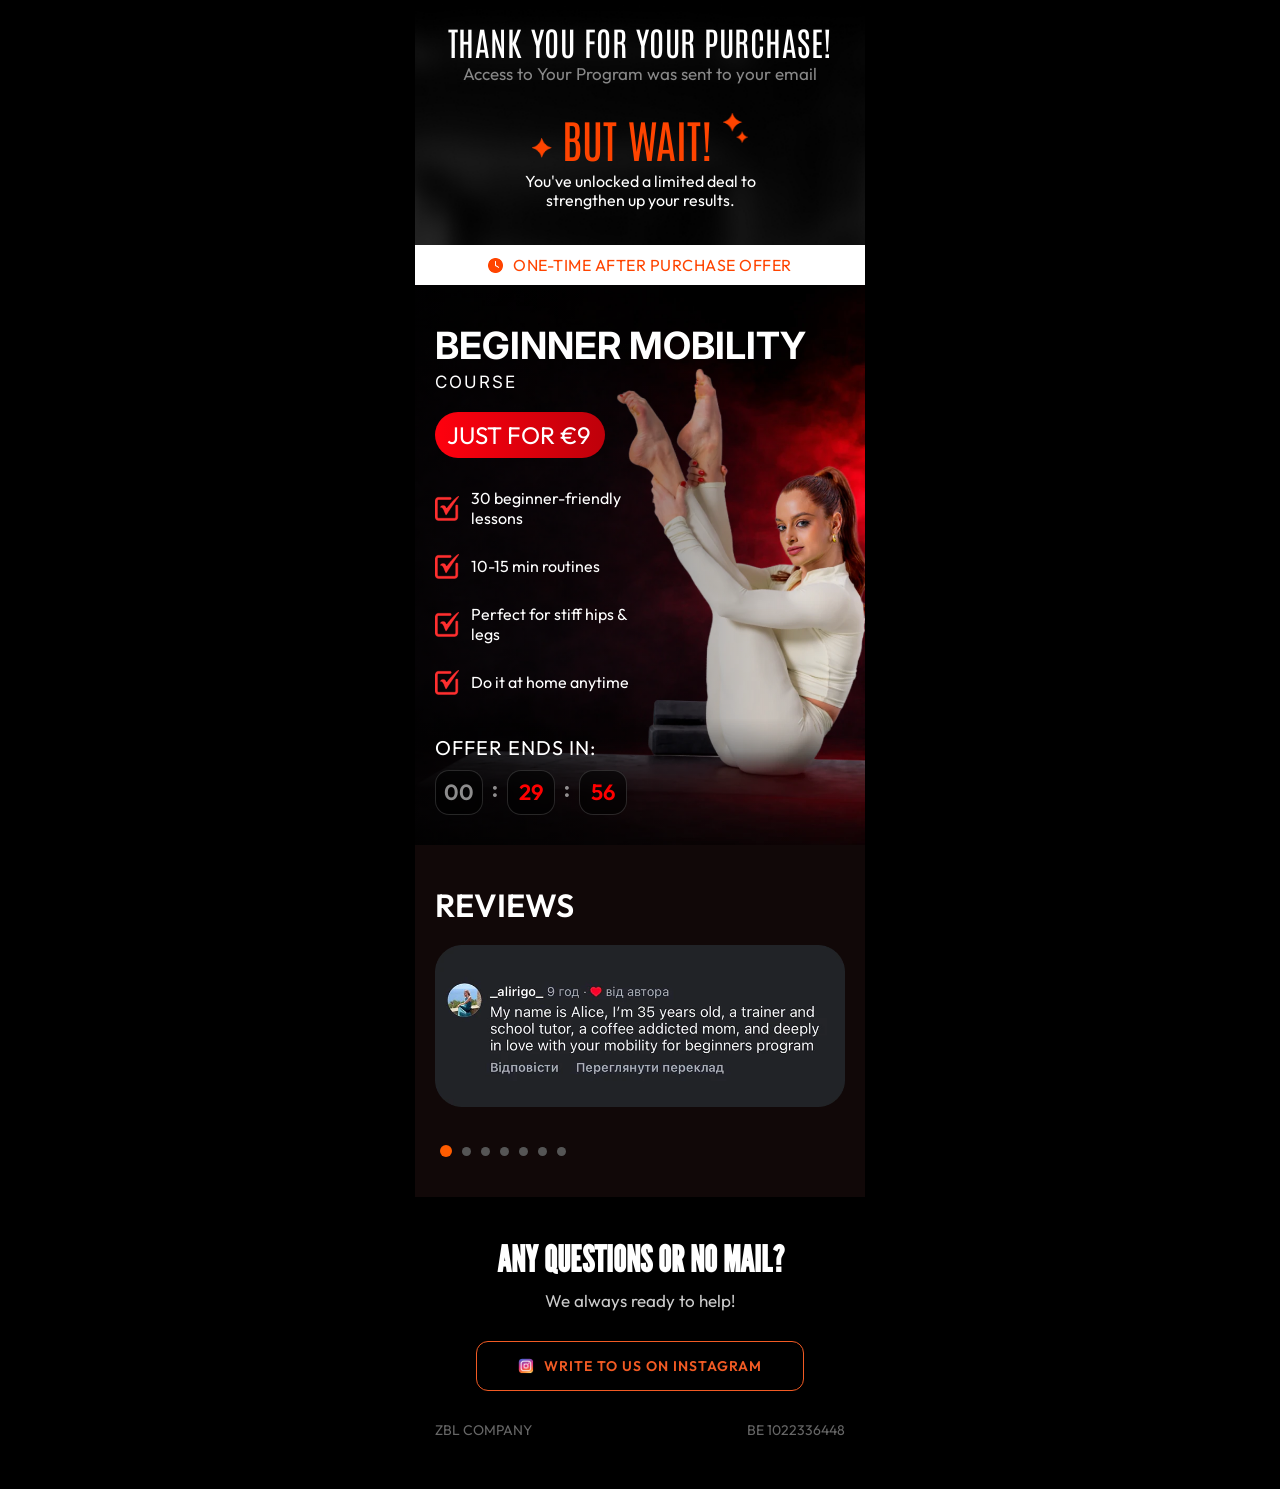
<file: thankyoupageoto/index.html>
<!DOCTYPE html>
<html lang="uk">
<head>
        <!-- Google tag (gtag.js) -->
<script async src="https://www.googletagmanager.com/gtag/js?id=G-45MM60BWMP"></script>
<script>
  window.dataLayer = window.dataLayer || [];
  function gtag(){dataLayer.push(arguments);}
  gtag('js', new Date());

  gtag('config', 'G-45MM60BWMP');
</script>
<script>
  gtag('event', 'purchase', {
    transaction_id: 'T0003',   
    value: 9.00,
    currency: 'EUR',
    items: [
      {
        item_id: 'FullSplit_OTO',   
        item_name: 'FullSplit_OTO', 
        price: 9.00,
        quantity: 1
      }
    ]
  });
</script>
    <meta charset="UTF-8">
    <meta name="viewport" content="width=device-width, initial-scale=1.0">
    <title>THANK YOU</title>
    <link rel="stylesheet" href="css/fonts.css">
    <link rel="stylesheet" href="css/style.css">
    <link href="https://fonts.googleapis.com/css2?family=Inter:wght@400;700;900&display=swap" rel="stylesheet">

<link rel="stylesheet" href="https://cdn.jsdelivr.net/npm/swiper@11/swiper-bundle.min.css" />
<style>
    @font-face {
        font-family: 'Outfit-Regular';
        src: url('./fonts/Outfit-Regular.ttf?v=2') format('truetype');
        font-style: normal;
        font-weight: 100 900;
    }
    @font-face {
        font-family: 'Outfit-Bold';
        src: url('./fonts/Outfit-SemiBold.ttf?v=3') format('truetype');
        font-style: normal;
        font-weight: 100 900;
    }
    @font-face {
        font-family: 'Antonio-Regular';
        src: url('./fonts/Antonio-Regular.ttf?v=2') format('truetype');
        font-style: normal;
        font-weight: 100 900;
    }
    @font-face {
        font-family: 'General-Sans';
        src: url('./fonts/GeneralSans-Variable.ttf?v=3') format('truetype');
        font-style: normal;
        font-weight: 100 900;
    }
    p {
        font-family: 'Outfit-Regular' !important;
    }
    
    .header h1{
        font-family: 'Antonio-Regular' !important;
        font-size: 33px;
    }
    
    .subtitle{
        font-family: 'Outfit-Regular' !important;
        font-size: 17px;
        font-weight: 300;
    }
    
    .wait-badge{
        padding-top: 10px;
        font-family: 'Antonio-Regular' !important;
    }
    
    .timer-bar{
        color: #FF4400;
        background: #fff;
        font-family: 'Outfit-Regular' !important;
        height: 40px;
        font-size: 16px;
        gap: 10px;
    }
    app-container {
            width: 100%;
            max-width: 450px; /* Задана ширина екрану */
            background-color: #000;
            position: relative;
            overflow: hidden;
            box-shadow: 0 0 20px rgba(0,0,0,0.5);
        }

        /* --- HERO SECTION --- */
        .hero-section {
            position: relative;
            /* Зображення фоном. При необхідності поправте позиціонування */
            background: url('./images/hero.webp?v=2') top center / cover no-repeat;
            padding: 40px 20px 30px;
            min-height: 500px;
            color: #fff;
            display: flex;
            flex-direction: column;
            align-items: flex-start;
        }

        /* Додамо легкий градієнт для читабельності тексту, якщо картинка занадто світла зліва */
        .hero-section::before {
            content: '';
            position: absolute;
            top: 0; left: 0; right: 0; bottom: 0;
            background: linear-gradient(90deg, rgba(0,0,0,0.8) 0%, rgba(0,0,0,0.4) 50%, rgba(0,0,0,0) 100%);
            z-index: 1;
        }

        .hero-content {
            position: relative;
            z-index: 2;
            width: 100%;
        }

        .main-title {
            font-weight: 700;
            font-size: 37.55px; /* Заданий розмір */
            line-height: 1.1;
            margin: 0 0 5px 0;
            text-transform: uppercase;
            color: #fff;
            text-align: left;
        }
        
        .footer{
            position: fixed;
            bottom: 0;
            transform: translateY(100%);
            transition: all .3s;
            top: initial;
            width: 450px;
            z-index: 100;
        }
        
        .footer.active{
            transform: translateY(0%);
        }

        .sub-title {
            font-weight: 400;
            font-size: 17px; /* Заданий розмір */
            letter-spacing: 2px;
            margin: 0 0 20px 0;
            text-align: left;
            text-transform: uppercase;
        }

        .price-badge {
            font-weight: 400;
            font-size: 24px;
            background: linear-gradient(90deg, #FF000E, #BE000A);
            border-radius: 72.12px;
            padding: 8px 12px;
            display: flex;
            margin-bottom: 30px;
            margin-right: auto;
            justify-content: left;
            font-family: 'Outfit-Regular' !important;
            width: 170px;
        }

        .features-list {
            list-style: none;
            padding: 0;
            margin: 0 0 40px 0;
        }

        .features-list li {
            font-weight: 400;
            font-size: 16px; /* Заданий розмір */
            margin-bottom: 25px;
            display: flex;
            align-items: center;
            font-family: 'Outfit-Regular' !important;
            text-align: left;
            gap: 12px;
            line-height: 1.3;
        }

        .features-list img {
            width: 24px;
            object-fit: contain;
        }

        /* Timer Styles */
        .timer-label {
            font-weight: 400;
            font-size: 20px;
            text-transform: uppercase;
            font-family: 'Outfit-Regular' !important;
            margin-bottom: 10px;
            letter-spacing: 1px;
            text-align: left;
            color: #fff;
        }

        .timer-wrapper {
            display: flex;
            align-items: center;
            gap: 8px;
            font-weight: 400;
        }

        .time-box {
            background: rgba(0, 0, 0, 0.6);
            border: 1px solid rgba(255, 255, 255, 0.15);
            border-radius: 14px;
            display: flex;
            align-items: center;
            justify-content: center;
            font-size: 22px;
            width: 45px;
            height: 45px;
            min-width: 48px;
            text-align: center;
            backdrop-filter: blur(4px);
            font-family: 'Outfit-Bold' !important;
            color: #ffffff8c;
        }

        .time-box.active-red {
            color: #FF0000
        }

        .timer-colon {
            color: #ffffff8c;
            font-size: 24px;
            font-weight: 700;
            margin-bottom: 5px;
        }


        /* --- REVIEWS SECTION --- */
        .reviews-section {
            background: #110808; /* Темно-бордовий/чорний фон */
            padding: 40px 20px;
            color: #fff;
        }

        .reviews-title {
            font-weight: 700;
            font-size: 32px;
            margin: 0 0 20px 0;
            font-family: 'Outfit-Bold' !important;
            text-align: left;
        }

        .swiper {
            width: 100%;
            padding-bottom: 40px; /* Місце для точок пагінації */
        }

        .swiper-slide {
            display: flex;
            justify-content: center;
            align-items: center;
        }

        .swiper-slide img {
            width: 100%;
            border-radius: 20px;
            display: block;
        }
        
        .swiper-pagination{
            display: flex;
            justify-content: left;
            align-items: center;
        }

        /* Кастомізація пагінації Swiper */
        .swiper-pagination-bullet {
            background: rgba(255, 255, 255, 0.5);
            opacity: 1;
            width: 9px;
            height: 9px;
            margin: 0 5px !important;
        }
        .swiper-pagination-bullet-active {
            background: #F25B24;
            width: 12px;
            height: 12px;
        }


        /* --- FOOTER SECTION --- */
        .footer-section {
            background: #000;
            padding: 40px 20px 50px 20px;
            text-align: center;
            color: #fff;
        }

        .footer-title {
            font-weight: 700;
            font-size: 36px;
            margin: 0 0 10px 0;
            text-transform: uppercase;
            font-family: 'League Gothic' !important;
        }

        .footer-subtitle {
            font-weight: 400;
            font-size: 17px;
            color: #ccc;
            font-family: 'Outfit-Regular' !important;
            margin: 0 0 30px 0;
        }
        
        .add-btn{
            font-size: 30px;
            font-family: 'Outfit-Bold' !important;
            background-image: url(./images/button-2.png?v=2) !important;
        }
        
        .support-link{
            font-family: 'Outfit-Regular' !important;
        }

        .insta-btn {
            display: inline-flex;
            align-items: center;
            justify-content: center;
            gap: 10px;
            background: transparent;
            border: 1px solid #F25B24;
            border-radius: 12px;
            padding: 15px 30px;
            color: #F25B24;
            font-family: 'Outfit-Bold' !important;
            text-decoration: none;
            font-weight: 700;
            font-size: 14px;
            letter-spacing: 1px;
            width: 80%;
            transition: all 0.3s ease;
        }
        
        .insta-btn img{
            width: 16px;
            height: 16px;
        }

        .insta-btn:hover {
            background: rgba(255, 90, 0, 0.1);
        }

        .footer-bottom {
            display: flex;
            justify-content: space-between;
            font-size: 14px;
            margin-top: 30px;
            color: #666;
            font-family: 'Outfit-Regular' !important;
        }
        
        @media (max-width: 450px){

    .header h1{
        font-size: 7.33vw;
    }

    .subtitle{
        font-size: 3.78vw;
    }

    .wait-badge{
        padding-top: 2.22vw;
    }

    .timer-bar{
        height: 8.89vw;
        gap: 2.22vw;
    }

    .hero-section{
        padding: 8.89vw 4.44vw 6.67vw;
        min-height: 111.11vw;
    }

    .main-title{
        font-size: 8.34vw;
        margin: 0 0 1.11vw 0;
    }

    .footer{
        width: 100vw;
    }

    .sub-title{
        font-size: 3.78vw;
        letter-spacing: 0.44vw;
        margin: 0 0 4.44vw 0;
    }

    .price-badge{
        font-size: 5.33vw;
        border-radius: 16.03vw;
        padding: 1.78vw 2.67vw;
        margin-bottom: 6.67vw;
        width: 37.78vw;
    }

    .features-list{
        margin: 0 0 8.89vw 0;
    }

    .features-list li{
        font-size: 3.56vw;
        margin-bottom: 5.56vw;
        gap: 2.67vw;
    }

    .features-list img{
        width: 5.33vw;
    }

    .timer-label{
        font-size: 4.44vw;
        margin-bottom: 2.22vw;
        letter-spacing: 0.22vw;
    }

    .timer-wrapper{
        gap: 1.78vw;
    }

    .time-box{
        border-radius: 3.11vw;
        font-size: 4.89vw;
        width: 10vw;
        height: 10vw;
        min-width: 10.67vw;
    }

    .timer-colon{
        font-size: 5.33vw;
        margin-bottom: 1.11vw;
    }

    .reviews-section{
        padding: 8.89vw 4.44vw;
    }

    .reviews-title{
        font-size: 7.11vw;
        margin: 0 0 4.44vw 0;
    }

    .swiper{
        padding-bottom: 8.89vw;
    }

    .swiper-slide img{
        border-radius: 4.44vw;
    }

    .swiper-pagination-bullet{
        width: 2vw;
        height: 2vw;
        margin: 0 1.11vw !important;
    }

    .swiper-pagination-bullet-active{
        width: 2.67vw;
        height: 2.67vw;
    }

    .footer-section{
        padding: 8.89vw 4.44vw 10.56vw 4.44vw;
    }

    .footer-title{
        font-size: 8vw;
        margin: 0 0 2.22vw 0;
    }

    .footer-subtitle{
        font-size: 3.78vw;
        margin: 0 0 6.67vw 0;
    }

    .add-btn{
        font-size: 6.67vw;
    }

    .insta-btn{
        gap: 2.22vw;
        border-radius: 2.67vw;
        padding: 3.33vw 6.67vw;
        font-size: 3.11vw;
        letter-spacing: 0.22vw;
    }

    .insta-btn img{
        width: 3.56vw;
        height: 3.56vw;
    }

    .footer-bottom{
        font-size: 3.11vw;
    }
}
</style>

  </head>
<body>

<div class="upsell-container">
    <header class="header">
        <h1>THANK YOU FOR YOUR PURCHASE!</h1>
        <p class="subtitle">Access to Your Program was sent to your email</p>
        
        <div class="wait-badge">
            <img src="./images/star.png?v=2" class="star" alt="">
            <span class="wait-text">BUT WAIT!</span>
            <img src="./images/stars.png?v=2" class="stars" alt="">
        </div>
        <p class="deal-text">You've unlocked a limited deal to <br> strengthen up your results.</p>
    </header>

    <div class="timer-bar">
        <img class="timer-bar-img" src="./images/time-2.png?v=2" alt=""> ONE-TIME AFTER PURCHASE OFFER
    </div>

    <div class="app-container">
    
    <section class="hero-section">
        <div class="hero-content">
            <h1 class="main-title">BEGINNER MOBILITY</h1>
            <h2 class="sub-title">COURSE</h2>
            
            <div class="price-badge">
                JUST FOR €9
            </div>

            <ul class="features-list">
                <li>
                    <img src="./images/check-2.png?v=2" />
                    30 beginner-friendly <br> lessons
                </li>
                <li>
                    <img src="./images/check-2.png?v=2" />
                    10-15 min routines
                </li>
                <li>
                    <img src="./images/check-2.png?v=2" />
                    Perfect for stiff hips & <br> legs
                </li>
                <li>
                    <img src="./images/check-2.png?v=2" />
                    Do it at home anytime
                </li>
            </ul>

            <div class="timer-section">
                <div class="timer-label">OFFER ENDS IN:</div>
                <div class="timer-wrapper">
                    <div class="time-box" id="hours">00</div>
                    <div class="timer-colon">:</div>
                    <div class="time-box active-red" id="minutes">30</div>
                    <div class="timer-colon">:</div>
                    <div class="time-box active-red" id="seconds">00</div>
                </div>
            </div>
        </div>
    </section>

    <section class="reviews-section">
        <h2 class="reviews-title">REVIEWS</h2>
        
        <div class="swiper mySwiper">
            <div class="swiper-wrapper">
                <div class="swiper-slide"><img src="./images/slide6.webp?v=2" alt="Review 6"></div>
                <div class="swiper-slide"><img src="./images/slide1.webp?v=2" alt="Review 1"></div>
                <div class="swiper-slide"><img src="./images/slide2.webp?v=2" alt="Review 2"></div>
                <div class="swiper-slide"><img src="./images/slide3.webp?v=2" alt="Review 3"></div>
                <div class="swiper-slide"><img src="./images/slide4.webp?v=2" alt="Review 4"></div>
                <div class="swiper-slide"><img src="./images/slide5.webp?v=2" alt="Review 5"></div>
                <div class="swiper-slide"><img src="./images/slide7.webp?v=2" alt="Review 7"></div>
            </div>
            <div class="swiper-pagination"></div>
        </div>
    </section>

    <footer class="footer-section">
        <h2 class="footer-title">ANY QUESTIONS OR NO MAIL?</h2>
        <p class="footer-subtitle">We always ready to help!</p>
        
        <a href="#" class="insta-btn">
            <img src="./images/insta.png?v=2" />
            WRITE TO US ON INSTAGRAM
        </a>

        <div class="footer-bottom">
            <span>ZBL COMPANY</span>
            <span>BE 1022336448</span>
        </div>
    </footer>

</div>


</div>
 <script defer>
            document.addEventListener('DOMContentLoaded', () => {
                const footer = document.getElementById('footer-bg'); // елемент, до якого додамо клас
                if (!footer) return;

                window.addEventListener('scroll', () => {
                    // Перевіряємо, скільки проскролено
                    if (window.scrollY >= 200) {
                        footer.classList.add('active');
                    } else {
                        footer.classList.remove('active');
                    }
                });
            });
        </script>
<script src="https://cdn.jsdelivr.net/npm/swiper@11/swiper-bundle.min.js"></script>
<script>
    // --- ІНІЦІАЛІЗАЦІЯ СЛАЙДЕРА SWIPER ---
    var swiper = new Swiper(".mySwiper", {
        spaceBetween: 20,
        pagination: {
            el: ".swiper-pagination",
            clickable: true,
        },
        loop: true,
        autoplay: {
            delay: 3500,
            disableOnInteraction: false,
        }
    });

    // --- ЛОГІКА ТАЙМЕРА (30 хвилин з кешуванням) ---
    const TIME_LIMIT = 30 * 60 * 1000; // 30 хвилин в мілісекундах
    const elHours = document.getElementById('hours');
    const elMinutes = document.getElementById('minutes');
    const elSeconds = document.getElementById('seconds');

    function initTimer() {
        // Отримуємо збережений час завершення з localStorage
        let targetTime = localStorage.getItem('mobilityOfferEndTime');
        const now = new Date().getTime();

        // Якщо час не задано або він вже пройшов — скидаємо знову на 30 хвилин
        if (!targetTime || now > parseInt(targetTime)) {
            targetTime = now + TIME_LIMIT;
            localStorage.setItem('mobilityOfferEndTime', targetTime);
        }

        function updateDisplay() {
            const currentTime = new Date().getTime();
            const distance = parseInt(targetTime) - currentTime;

            // Якщо дійшло до нуля, скидаємо і зберігаємо знову
            if (distance <= 0) {
                targetTime = currentTime + TIME_LIMIT;
                localStorage.setItem('mobilityOfferEndTime', targetTime);
            }

            // Розрахунок годин, хвилин та секунд
            const hours = Math.floor((distance % (1000 * 60 * 60 * 24)) / (1000 * 60 * 60));
            const minutes = Math.floor((distance % (1000 * 60 * 60)) / (1000 * 60));
            const seconds = Math.floor((distance % (1000 * 60)) / 1000);

            // Вивід на екран із форматуванням до двох цифр
            elHours.innerText = hours.toString().padStart(2, '0');
            elMinutes.innerText = minutes.toString().padStart(2, '0');
            elSeconds.innerText = seconds.toString().padStart(2, '0');
        }

        // Оновлюємо відразу, а потім щосекунди
        updateDisplay();
        setInterval(updateDisplay, 1000);
    }

    initTimer();
</script>
</body>
</html>
</file>
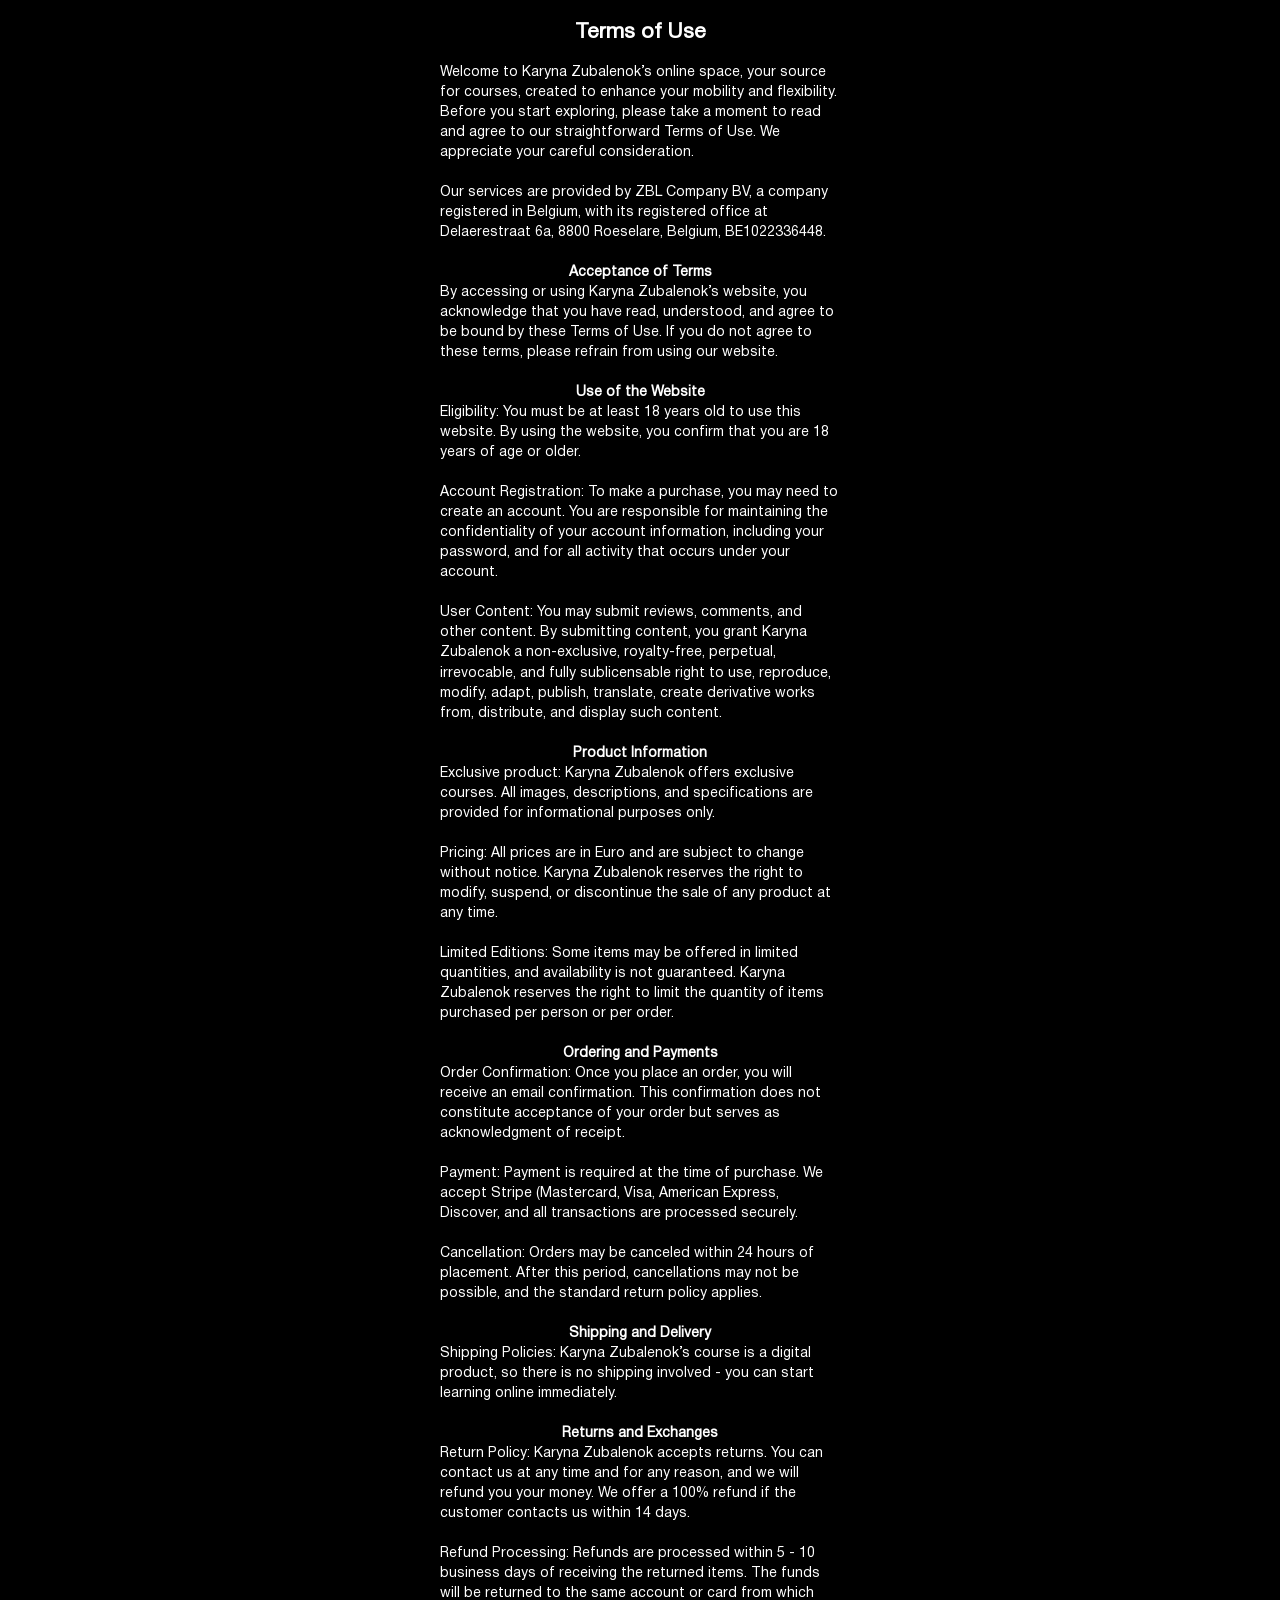
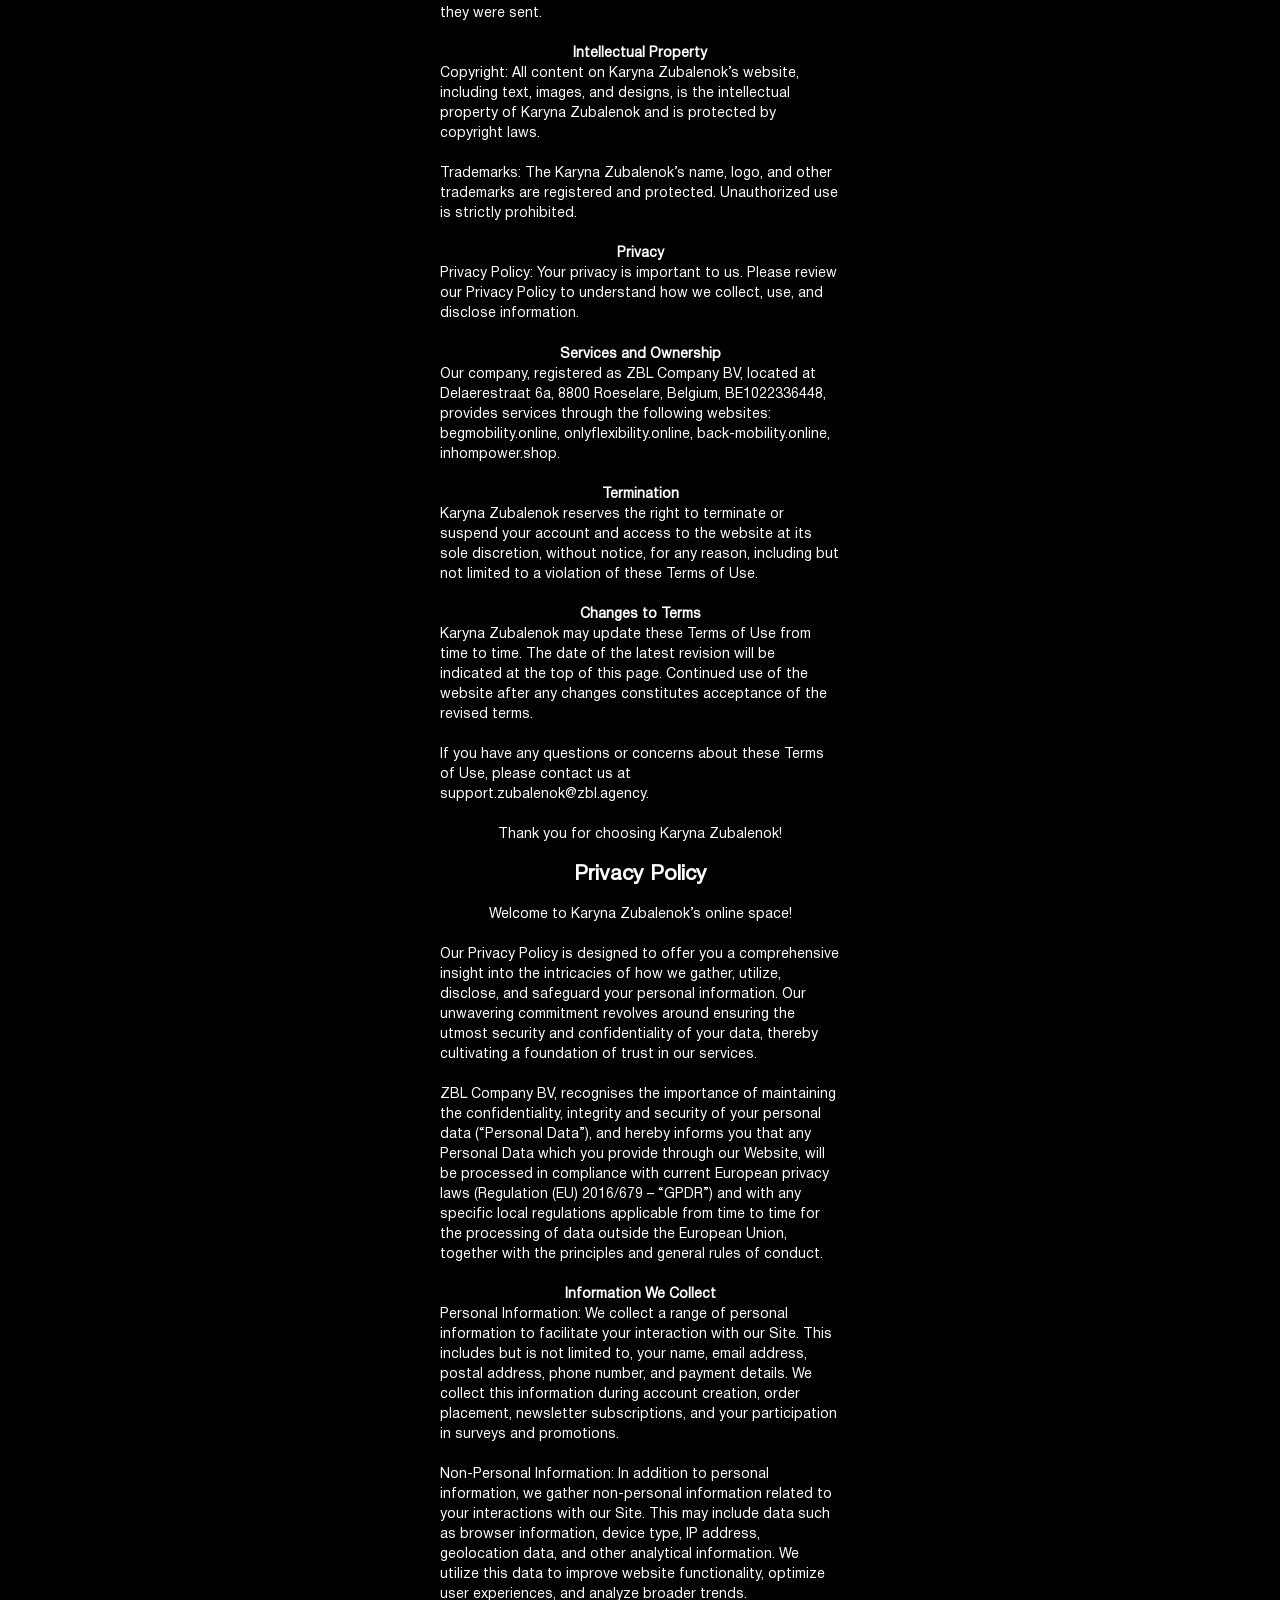
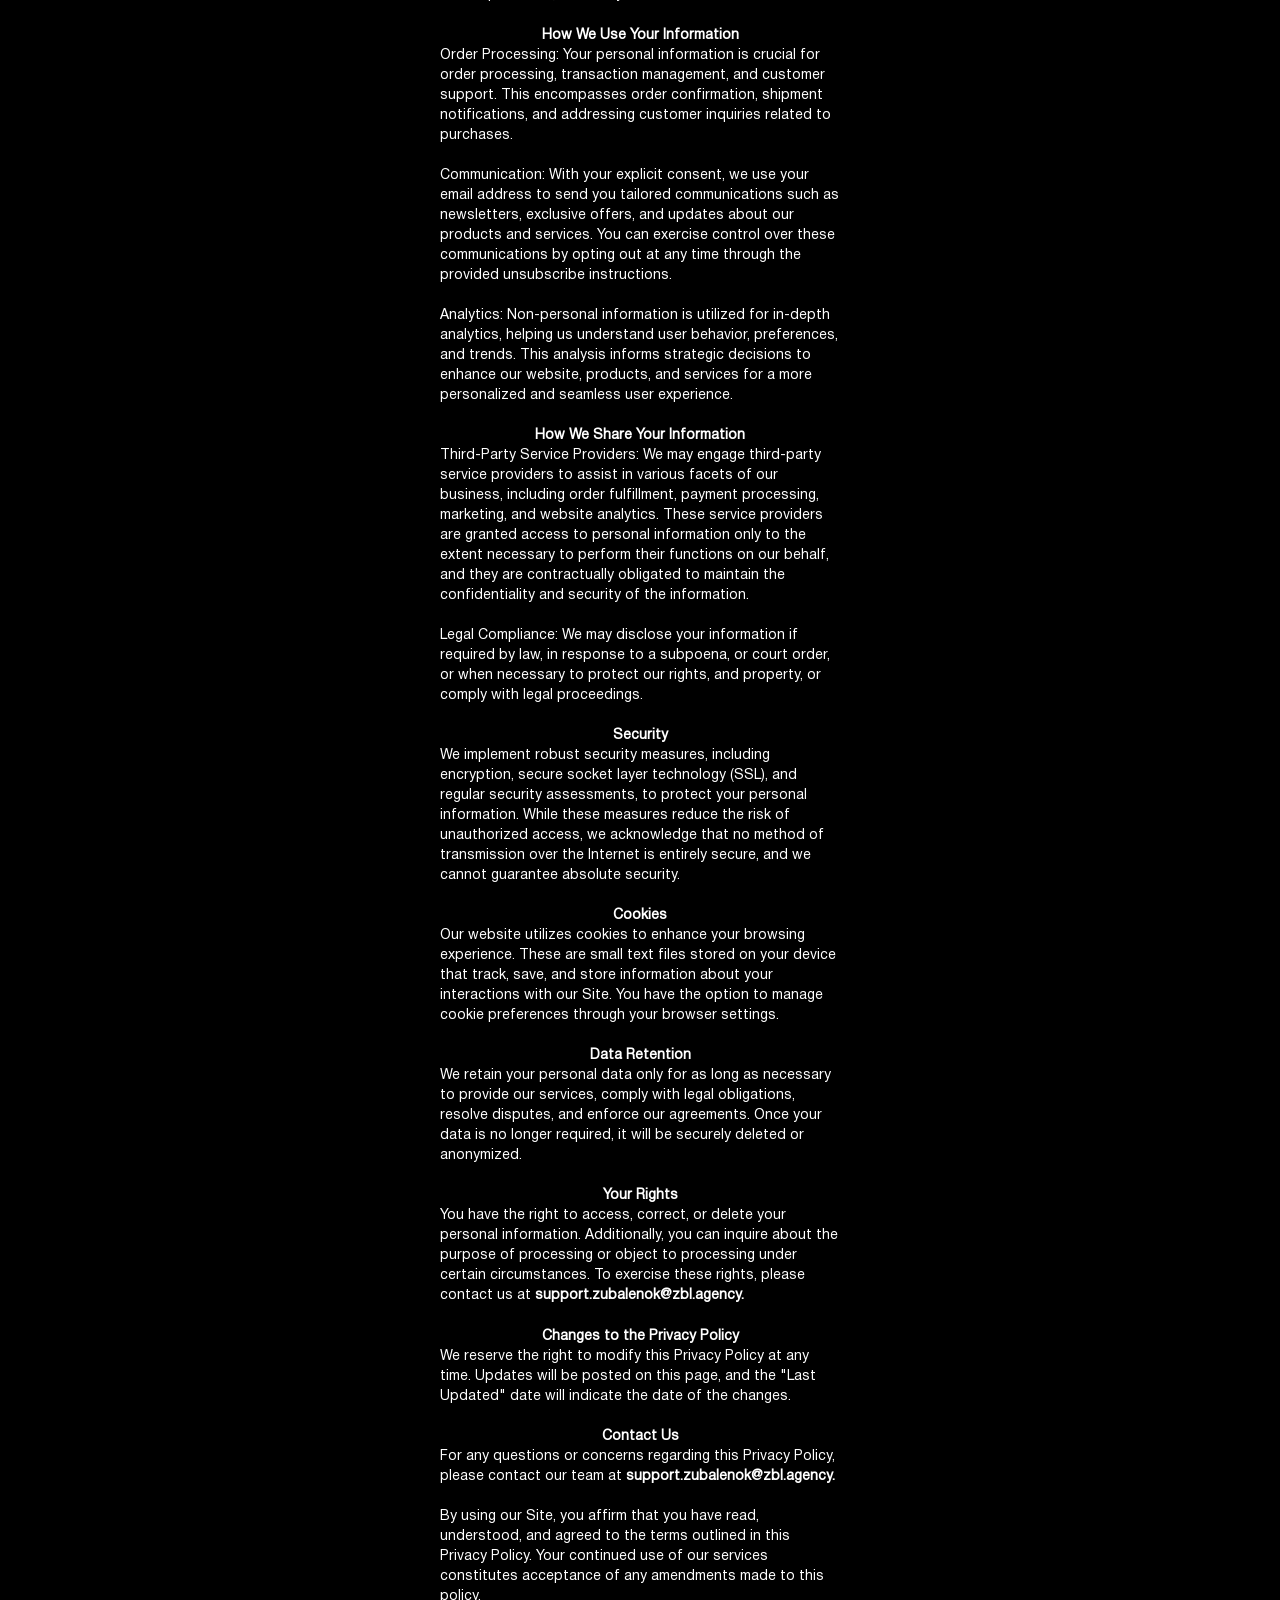
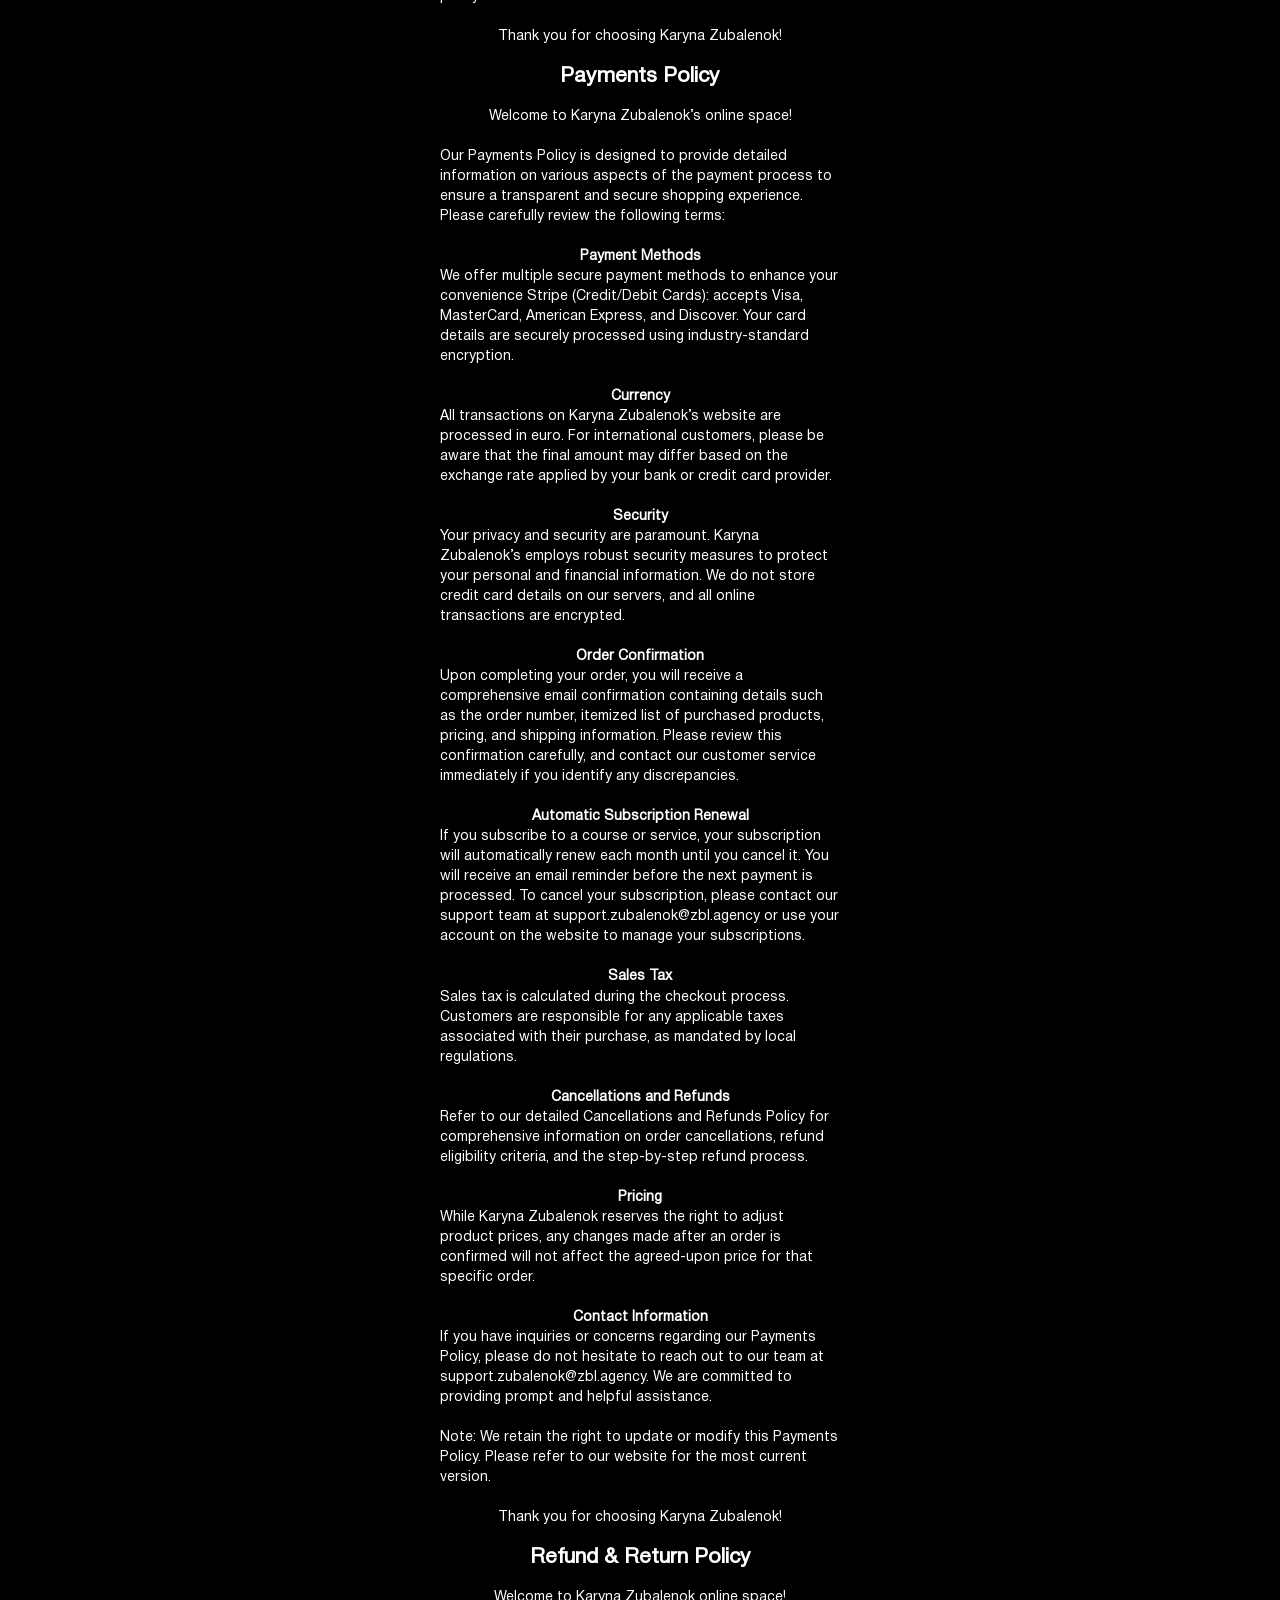
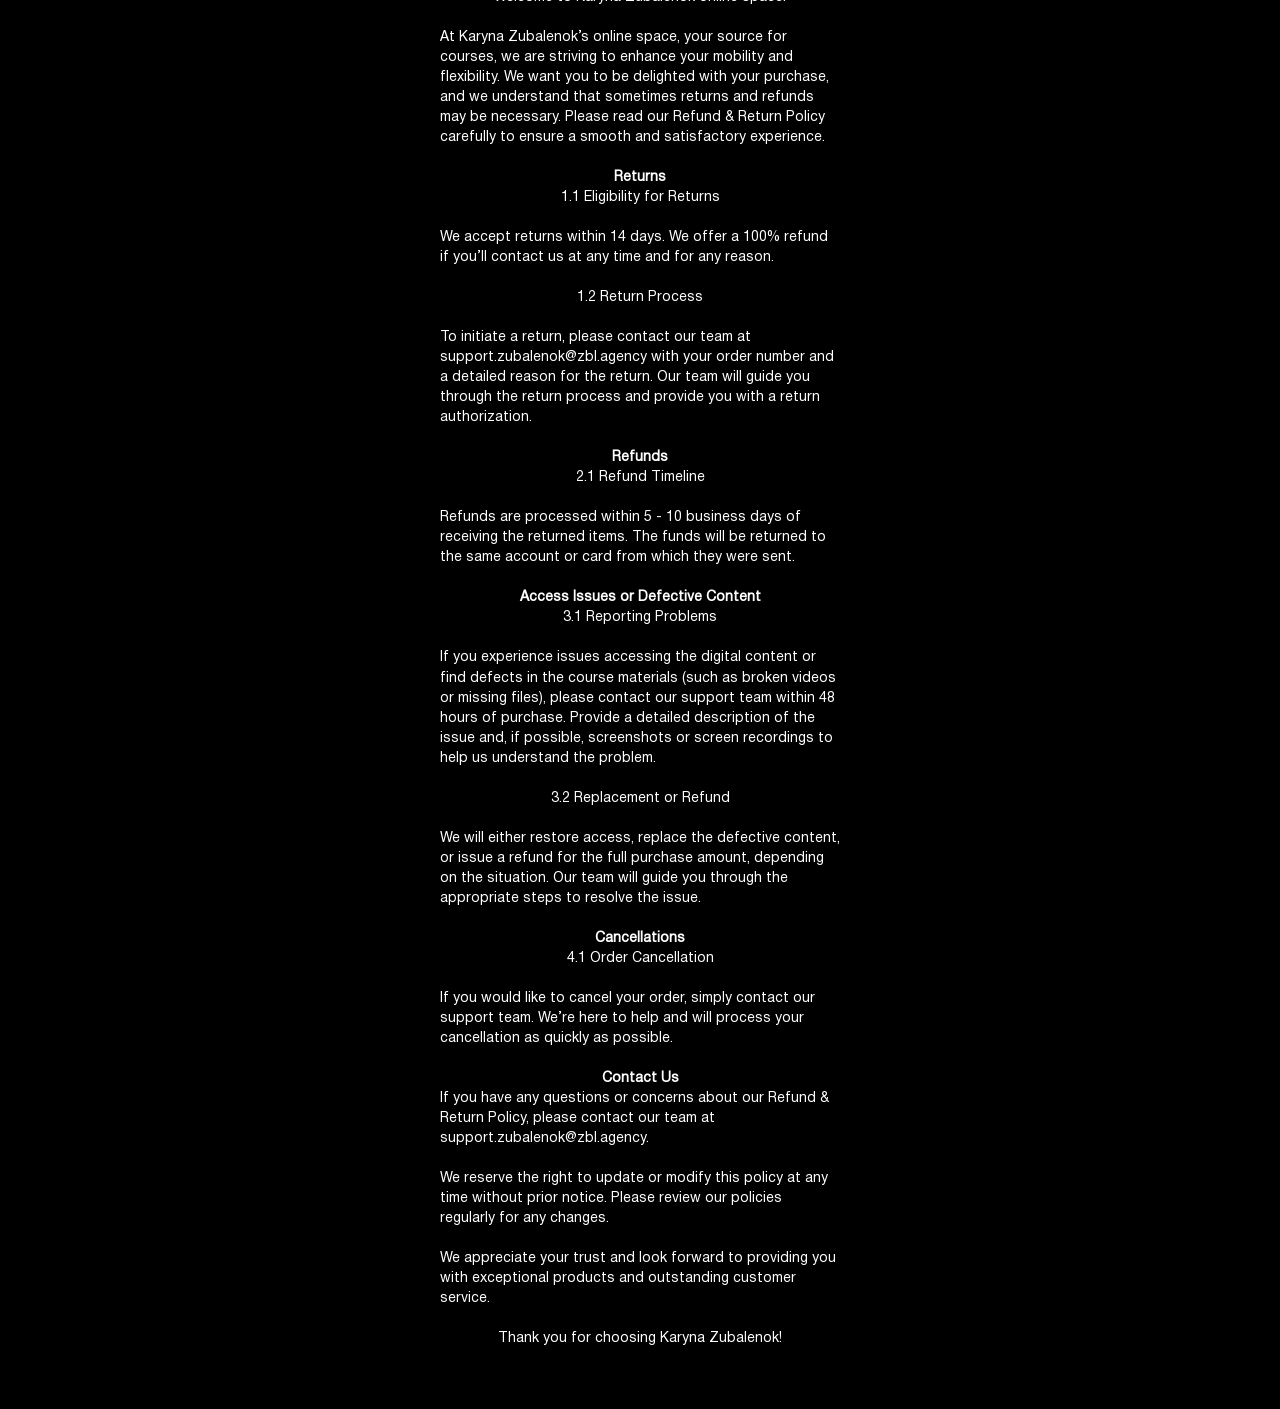
<file: thankyoupage/policy/index.html>
<!DOCTYPE html>
<html lang="en">
<head>
    <meta charset="UTF-8">
    <meta name="viewport" content="width=device-width, initial-scale=1.0">
    <link href="https://fonts.googleapis.com/css2?family=Montserrat:wght@250;300;400;500;700&display=swap"
        rel="stylesheet">
    <link href="https://fonts.googleapis.com/css2?family=Forum&display=swap" rel="stylesheet">
    <link rel="stylesheet" href="css/style.css">
    <link rel="stylesheet" href="css/fonts.css">
    <title>Privacy Policy and User Agreement</title>

</head>
<body> 
    <div class="selection">
        <div class="head">
<h2>Terms of Use</h2><br>

<p>Welcome to Karyna Zubalenok’s online space, your source for courses, created to enhance your mobility and flexibility. Before you start exploring, 
please take a moment to read and agree to our straightforward Terms of Use. 
We appreciate your careful consideration.</p><br>
<p>Our services are provided by ZBL Company BV, a company registered in Belgium, with its registered office at Delaerestraat 6a, 8800 Roeselare, Belgium, BE1022336448.</p><br>
<p><strong>Acceptance of Terms</strong></p>
<p>By accessing or using Karyna Zubalenok’s website, you acknowledge that you have read, understood, and agree to be bound by these Terms of Use. 
If you do not agree to these terms, please refrain from using our website.</p><br>

<p><strong>Use of the Website</strong></p>
<p>Eligibility: You must be at least 18 years old to use this website. By using the website, you confirm 
that you are 18 years of age or older.</p><br>

<p>Account Registration: To make a purchase, you may need to create an account. 
You are responsible for maintaining the confidentiality of 
your account information, including your password, and for all activity 
that occurs under your account.</p><br>

<p>User Content: You may submit reviews, comments, and other content. By submitting content, 
you grant Karyna Zubalenok a non-exclusive, royalty-free, perpetual, irrevocable, and fully 
sublicensable right to use, reproduce, modify, adapt, publish, translate, create derivative 
works from, distribute, and display such content.</p><br>

<p><strong>Product Information</strong></p>

<p>Exclusive product: Karyna Zubalenok offers exclusive courses. All images, descriptions, 
and specifications are provided for informational purposes only.</p><br>

<p>Pricing: All prices are in Euro and are subject to change without notice. Karyna Zubalenok 
reserves the right to modify, suspend, or discontinue the sale of any product at any time.</p><br>

<p>Limited Editions: Some items may be offered in limited quantities, and availability is not 
guaranteed. Karyna Zubalenok reserves the right to limit the quantity of items purchased per 
person or per order.</p><br>

<p><strong>Ordering and Payments</strong></p>

<p>Order Confirmation: Once you place an order, you will receive an email confirmation. This confirmation 
does not constitute acceptance of your order but serves as acknowledgment of receipt.</p><br>

<p>Payment: Payment is required at the time of purchase. We accept Stripe (Mastercard, Visa, American Express, 
Discover, and all transactions are processed securely.</p><br>

<p>Cancellation: Orders may be canceled within 24 hours of placement. After this period, cancellations may not 
be possible, and the standard return policy applies.</p><br>

<p><strong>Shipping and Delivery</strong></p>
<p>Shipping Policies: Karyna Zubalenok’s course is  a digital product, so there is no shipping involved - 
you can start learning online immediately.</p><br>

<p><strong>Returns and Exchanges</strong></p>
<p>Return Policy: Karyna Zubalenok accepts returns.  You can contact us at any time and for any reason, and 
we will refund you your money. We offer a 100% refund if the customer contacts us within 14 days.</p><br>

<p>Refund Processing: Refunds are processed within 5 - 10 business days of receiving the 
returned items. The funds will be returned to the same account or card from which they were sent.</p><br>

<p><strong>Intellectual Property</strong></p>

<p>Copyright: All content on Karyna Zubalenok’s website, including text, images, 
and designs, is the intellectual property of Karyna Zubalenok and is protected by copyright laws.</p><br>

<p>Trademarks: The Karyna Zubalenok’s name, logo, 
and other trademarks are registered and protected. Unauthorized use is strictly prohibited.</p><br>

<p><strong>Privacy</strong></p>

<p>Privacy Policy: Your privacy is important to us. Please review our Privacy Policy to 
understand how we collect, use, and disclose information.</p><br>

<p><strong>Services and Ownership</strong></p>

<p>Our company, registered as ZBL Company BV, located at Delaerestraat 6a, 8800 Roeselare, Belgium, 
BE1022336448, provides services through the following websites: begmobility.online, onlyflexibility.online, 
back-mobility.online, inhompower.shop.</p><br>

<p><strong>Termination</strong></p>

<p>Karyna Zubalenok reserves the right to terminate or suspend your account and access to the 
website at its sole discretion, without notice, for any reason, including but not limited to a 
violation of these Terms of Use.</p><br>

<p><strong>Changes to Terms</strong></p>

<p>Karyna Zubalenok may update these Terms of Use from time to time. The date of the latest 
revision will be indicated at the top of this page. Continued use of the website after any 
changes constitutes acceptance of the revised terms.</p><br>

<p>If you have any questions or concerns about these Terms of Use, please contact us at 
support.zubalenok@zbl.agency.</p><br>

<p>Thank you for choosing Karyna Zubalenok!</p><br>

<h2>Privacy Policy</h2><br>

<p>Welcome to Karyna Zubalenok’s online space!</p><br>

<p>Our Privacy Policy is designed to offer you a comprehensive insight into the intricacies 
of how we gather, utilize, disclose, and safeguard your personal information. Our unwavering 
commitment revolves around ensuring the utmost security and confidentiality of your data, thereby 
cultivating a foundation of trust in our services.</p><br>

<p>ZBL Company BV, recognises the importance of maintaining the confidentiality, integrity and 
security of your personal data (“Personal Data”), and hereby informs you that any Personal Data 
which you provide through our Website, will be processed in compliance with current European 
privacy laws (Regulation (EU) 2016/679 – “GPDR”) and with any specific local regulations 
applicable from time to time for the processing of data outside the European Union, together 
with the principles and general rules of conduct.</p><br>

<p><strong>Information We Collect</strong></p>

<p>Personal Information:
We collect a range of personal information to facilitate your interaction with our Site. 
This includes but is not limited to, your name, email address, postal address, phone number, 
and payment details. We collect this information during account creation, order placement, 
newsletter subscriptions, and your participation in surveys and promotions.</p><br>
<p>Non-Personal Information:
In addition to personal information, we gather non-personal information related to your 
interactions with our Site. This may include data such as browser information, device type, 
IP address, geolocation data, and other analytical information. We utilize this data to improve 
website functionality, optimize user experiences, and analyze broader trends.</p><br>

<p><strong>How We Use Your Information</strong></p>
<p>Order Processing:
Your personal information is crucial for order processing, transaction management,
 and customer support. This encompasses order confirmation, shipment notifications, 
 and addressing customer inquiries related to purchases.
</p><br>

<p>Communication:
With your explicit consent, we use your email address to send you tailored communications 
such as newsletters, exclusive offers, and updates about our products and services. 
You can exercise control over these communications by opting out at any time through the 
provided unsubscribe instructions.
</p><br>

<p>Analytics:
Non-personal information is utilized for in-depth analytics, helping us understand user behavior, 
preferences, and trends. This analysis informs strategic decisions to enhance our website, products, 
and services for a more personalized and seamless user experience.</p><br>

<p><strong>How We Share Your Information</strong></p>

<p>Third-Party Service Providers:
We may engage third-party service providers to assist in various facets of our business, 
including order fulfillment, payment processing, marketing, and website analytics. These service 
providers are granted access to personal information only to the extent necessary to perform their 
functions on our behalf, and they are contractually obligated to maintain the confidentiality and 
security of the information.</p><br>

<p>Legal Compliance:
We may disclose your information if required by law, in response to a subpoena, or court order, 
or when necessary to protect our rights, and property, or comply with legal proceedings.</p><br>

<p><strong>Security</strong></p>
<p>We implement robust security measures, including encryption, secure socket layer technology (SSL), 
and regular security assessments, to protect your personal information. While these measures reduce 
the risk of unauthorized access, we acknowledge that no method of transmission over the Internet is 
entirely secure, and we cannot guarantee absolute security.</p><br>

<p><strong>Cookies</strong></p>
<p>Our website utilizes cookies to enhance your browsing experience. These are small text files 
stored on your device that track, save, and store information about your interactions with our Site. 
You have the option to manage cookie preferences through your browser settings.</p><br>

<p><strong>Data Retention</strong></p>
<p>We retain your personal data only for as long as necessary to provide our services, comply 
with legal obligations, resolve disputes, and enforce our agreements. Once your data is no longer 
required, it will be securely deleted or anonymized.</p><br>

<p><strong>Your Rights</strong></p>
<p>You have the right to access, correct, or delete your personal information. Additionally,
you can inquire about the purpose of processing or object to processing under certain circumstances. 
To exercise these rights, please contact us at <b>support.zubalenok@zbl.agency.</b></p><br>

<p><strong>Changes to the Privacy Policy</strong></p>
<p>We reserve the right to modify this Privacy Policy at any time. Updates will be posted on this page, and the 
"Last Updated" date will indicate the date of the changes.</p><br>

<p><strong>Contact Us</strong></p>
<p>For any questions or concerns regarding this Privacy Policy, please contact our team at 
<b>support.zubalenok@zbl.agency.</b></p><br>

<p>By using our Site, you affirm that you have read, understood, and agreed to the terms 
outlined in this Privacy Policy. Your continued use of our services constitutes acceptance of 
any amendments made to this policy.</p><br>

<p>Thank you for choosing Karyna Zubalenok!</p><br>

<h2>Payments Policy</h2><br>

<p>Welcome to Karyna Zubalenok’s online space!</p><br>
<p>Our Payments Policy is designed to provide detailed information on various aspects of 
the payment process to ensure a transparent and secure shopping experience. Please carefully 
review the following terms:</p><br>

<p><strong>Payment Methods</strong></p>
<p>We offer multiple secure payment methods to enhance your convenience Stripe (Credit/Debit Cards): 
accepts Visa, MasterCard, American Express, and Discover. Your card details are securely processed 
using industry-standard encryption.</p><br>

<p><strong>Currency</strong></p>
<p>All transactions on Karyna Zubalenok’s website are processed in euro. For international customers, 
please be aware that the final amount may differ based on the exchange rate applied by your bank or 
credit card provider.</p><br>

<p><strong>Security</strong></p>
<p>Your privacy and security are paramount. Karyna Zubalenok’s employs robust security measures to 
protect your personal and financial information. We do not store credit card details on our servers, 
and all online transactions are encrypted.</p><br>

<p><strong>Order Confirmation</strong></p>
<p>Upon completing your order, you will receive a comprehensive email confirmation containing 
details such as the order number, itemized list of purchased products, pricing, and shipping 
information. Please review this confirmation carefully, and contact our customer service 
immediately if you identify any discrepancies.</p><br>

<p><strong>Automatic Subscription Renewal</strong></p>
<p>If you subscribe to a course or service, your subscription will automatically renew each month 
until you cancel it. You will receive an email reminder before the next payment is processed. 
To cancel your subscription, please contact our support team at support.zubalenok@zbl.agency  
or use your account on the website to manage your subscriptions.</p><br>

<p><strong>Sales Tax</strong></p>
<p>Sales tax is calculated during the checkout process. Customers are responsible for any 
applicable taxes associated with their purchase, as mandated by local regulations.</p><br>

<p><strong>Cancellations and Refunds</strong></p>
<p>Refer to our detailed Cancellations and Refunds Policy for comprehensive information on order 
cancellations, refund eligibility criteria, and the step-by-step refund process.</p><br>

<p><strong>Pricing</strong></p>
<p>While Karyna Zubalenok reserves the right to adjust product prices, any changes made after an order
 is confirmed will not affect the agreed-upon price for that specific order.</p><br>
 
<p><strong>Contact Information</strong></p>
<p>If you have inquiries or concerns regarding our Payments Policy, please do not hesitate to reach out 
 to our team at support.zubalenok@zbl.agency. We are committed to providing prompt and helpful 
 assistance.</p><br>
 
 <p>Note: We retain the right to update or modify this Payments Policy. Please refer to our website for 
  the most current version.</p><br>
  
<p>Thank you for choosing Karyna Zubalenok!</p><br>

<h2>Refund & Return Policy</h2><br>

<p>Welcome to Karyna Zubalenok online space!</p><br>
<p>At Karyna Zubalenok’s online space, your source for courses, we are striving to enhance your 
mobility and flexibility. We want you to be delighted with your purchase, and we understand that 
sometimes returns and refunds may be necessary. Please read our Refund & Return Policy carefully 
to ensure a smooth and satisfactory experience.</p><br>

<p><strong>Returns</strong></p>

<p>1.1 Eligibility for Returns</p><br>
<p>We accept returns within 14 days. We offer a 100% refund if you’ll contact us at any 
time and for any reason.</p><br>

<p>1.2 Return Process</p><br>
<p>To initiate a return, please contact our team at support.zubalenok@zbl.agency with your 
order number and a detailed reason for the return. Our team will guide you through the return 
process and provide you with a return authorization.</p><br>

<p><strong>Refunds</strong></p>
<p>2.1 Refund Timeline</p><br>
<p>Refunds are processed within 5 - 10 business days of receiving the returned items. The funds will be 
returned to the same account or card from which they were sent.</p><br>

<p><strong>Access Issues or Defective Content</strong></p>
<p>3.1 Reporting Problems</p><br>
<p>If you experience issues accessing the digital content or find defects in the course materials 
(such as broken videos or missing files), please contact our support team within 48 hours of purchase. 
Provide a detailed description of the issue and, if possible, screenshots or screen recordings to 
help us understand the problem.</p><br>
<p>3.2 Replacement or Refund</p><br>
<p>We will either restore access, replace the defective content, or issue a refund for the full 
purchase amount, depending on the situation. Our team will guide you through the appropriate steps 
to resolve the issue.</p><br>

<p><strong>Cancellations</strong></p>
<p>4.1 Order Cancellation</p><br>
<p>If you would like to cancel your order, simply contact our support team. We’re here to help and will 
process your cancellation as quickly as possible.</p><br>

<p><strong>Contact Us</strong></p>
<p>If you have any questions or concerns about our Refund & Return Policy, please contact our team at 
support.zubalenok@zbl.agency.</p><br>
<p>We reserve the right to update or modify this policy at any time without prior notice. Please review our 
policies regularly for any changes.</p><br>
<p>We appreciate your trust and look forward to providing you with exceptional products and outstanding customer 
service.</p><br>
<p>Thank you for choosing Karyna Zubalenok!</p><br>

</body>
</html>
</file>
<file: css-2/nullStyle.css>
/* =========================
   1. Box sizing
   ========================= */
*,
*::before,
*::after {
  box-sizing: border-box;
}

/* =========================
   2. Remove default margins
   ========================= */
* {
  margin: 0;
  padding: 0;
}

/* =========================
   3. HTML & body defaults
   ========================= */
html {
  height: 100%;
  -webkit-text-size-adjust: 100%;
  scroll-behavior: smooth;
}

body {
  min-height: 100%;
  background-color: #ffffff;
  line-height: 1.5;
  margin: 0;
  padding: 0;
  font-family: 'Outfit-Regular';
  text-rendering: optimizeSpeed;
  -webkit-font-smoothing: antialiased;
}

.wrapper{
  overflow: hidden;
  display: flex;
  flex-direction: column;
}

.mainTitle{
  font-weight: 300;
  font-size: 9.2vw;
  line-height: 110%;
  text-transform: uppercase;
  text-align: left;
  color: #000;
  font-family: 'Antonio-Bold';
}

.mainTitle .mainTitle-gray{
  display: inline;
  font-weight: 300;
  font-size: 9.2vw;
  line-height: 110%;
  text-transform: uppercase;
  text-align: left;
  color: #289797;
  font-family: 'Antonio-Bold';
}

.mainTitle span{
  font-size: 8.2vw;
}



.mainTitle span{
  color: #000;
}


@media(min-width: 800px){
  .mainTitle{
    font-size: 4vw !important;
    text-align: left !important;
    padding-bottom: 2vw !important;
    margin-bottom: 0 !important;
  }

  .mainTitle .mainTitle-gray{
    font-size: 4vw !important;
  }

  .mainTitle span{
    font-size: 4.6vw;
  }
}

.wrapper{
    width: 100%;
    overflow: hidden;
    position: relative;
}

/* =========================
   4. Media elements
   ========================= */
img,
picture,
video,
canvas,
svg {
  display: block;
  max-width: 100%;
  height: auto;
}

/* =========================
   5. Forms
   ========================= */
input,
button,
textarea,
select {
  font: inherit;
  color: inherit;
  background: none;
  border: none;
  outline: none;
}

button {
  cursor: pointer;
}

textarea {
  resize: vertical;
}

/* =========================
   6. Links
   ========================= */
a {
  color: inherit;
  text-decoration: none;
}

/* =========================
   7. Lists
   ========================= */
ul,
ol {
  list-style: none;
}

/* =========================
   8. Headings & text
   ========================= */
h1, h2, h3, h4, h5, h6 {
  font-size: inherit;
  font-weight: inherit;
  font-family: 'Antonio-Bold';
}

p {
  overflow-wrap: break-word;
  font-family: 'Outfit-Regular';
}

/* =========================
   9. Tables
   ========================= */
table {
  border-collapse: collapse;
  border-spacing: 0;
}

/* =========================
   10. Accessibility & UX
   ========================= */
:focus-visible {
  outline: 2px solid currentColor;
  outline-offset: 2px;
}

/* =========================
   11. Reduced motion
   ========================= */
@media (prefers-reduced-motion: reduce) {
  *,
  *::before,
  *::after {
    animation-duration: 0.01ms !important;
    animation-iteration-count: 1 !important;
    transition-duration: 0.01ms !important;
    scroll-behavior: auto !important;
  }
}
</file>
<file: css-2/fonts.css>
@font-face {
    font-family: 'Antonio-Bold';
    src: url('../fonts/Antonio-Bold.woff2') format('woff2');
    font-weight: 600;
    font-style: normal;
}
@font-face {
    font-family: 'Outfit-Bold';
    src: url('../fonts/Outfit-Bold.ttf') format('truetype');
    font-weight: 600;
    font-style: normal;
}

@font-face {
    font-family: 'Outfit-Medium';
    src: url('../fonts/Outfit-Medium.ttf') format('truetype');
    font-weight: 600;
    font-style: normal;
}

@font-face {
    font-family: 'Outfit-Regular';
    src: url('../fonts/Outfit-Regular.ttf') format('truetype');
    font-weight: 600;
    font-style: normal;
}
</file>
<file: css-2/styles-2.css>
.hero {position:relative; width:100vw; height:177.7vw; display:flex; flex-direction:column; align-items:center; color:#000;}
.hero__bg,.hero__model {position:absolute; top:0; left:0; width:100vw; height:100%}
.hero__bg img,.hero__model img {width:100vw; height:100%; display:block}
.hero__teal-glow {position:absolute; left:50%; transform:translate(-50%,-50%); top:50%; box-shadow:0 0 50vw 30vw #0AEE96; z-index:1; animation:shadowAnimMob 4s infinite ease-in-out}
@keyframes shadowAnimMob {0% {box-shadow:0 0 40vw 25vw #0AEE96}
 50% {box-shadow:0 0 50vw 30vw #0AEE96}
 100% {box-shadow:0 0 40vw 25vw #0AEE96}
}
.hero__model {z-index:2;}
.hero__top-bar {position:relative;z-index:9;width:92%;cursor:pointer;margin-left:auto; margin-right:auto; justify-content:center; background:rgb(255, 255, 255); backdrop-filter:blur(2vw); border-radius:10vw; padding:1.5vw 5vw; display:flex; align-items:center; font-size:3.4vw; font-weight:700; border:0.1vw solid rgba(255,255,255,0.2)}
 .hero__date {display:flex; align-items:center; color:#000}
.icon-cal {width:3.05vw; height:3.05vw; margin:0 2vw 1vw 2vw}
.hero__title-group {margin-top:4vw; text-align:center; padding:0 5vw; position: relative; z-index: 9;}
.header-navline {display:none}
.hero__subtitle {font-size:9.5vw; letter-spacing:0.5vw; text-align:center; position:relative; opacity:1; color: #fff; font-family: 'Antonio-Bold';text-shadow: 0 8px 20px #000f44ad;}
.hero__subtitle span {opacity:0.4}
.hero__main-title {font-weight:500;     text-shadow: 0 8px 20px #000f44ad;font-size:17vw; white-space:nowrap; position:relative; z-index:1; line-height:100%; text-transform:uppercase; text-align:center; color: #02FAE5;
background-clip: text;
 margin:1vw 0}
.hero__program-text {font-family:'Satisfy',cursive; font-size:10vw; margin-top:-6vw; margin-left:25vw; color:#000}
.hero__step-text {font-size:4vw; letter-spacing:0.2vw; opacity:0.6; margin-top:1.6vw; text-align:right}
.title-img {width:30vw; margin-left:auto; margin-top:-3vw}
.hero__offer-box {margin-top:104vw; width:100vw; padding:0 5vw 5vw 5vw; text-align:center; position:relative; z-index:9; margin-left: auto; margin-right: auto;display: flex;flex-direction: column;gap: 20px;}
.hero__pricing {display:flex; justify-content:flex-start; align-items:baseline; gap:3vw}
.price-current {font-size:11vw; font-family: 'Outfit-Bold'; font-weight:900; line-height:100%}
.price-old {font-family: 'Outfit-Medium'; font-size:7vw; text-decoration:line-through; opacity:0.5}
.hero__discount {font-size:4vw; font-weight:700; margin-bottom:5vw; line-height:100%; letter-spacing:0.1vw; text-align:left}
.group-titles {position:relative; z-index:6}
.hero__btn {width:90vw; background: linear-gradient(180deg, #02fae5 0%, #00b8a9 100%); border:none; padding:4vw 5vw; border-radius:3vw; color:#ffffff; font-size:6vw; font-weight:900; animation:pulse 1s infinite ease-in-out; cursor:pointer; display: flex; justify-content: center; align-items: center; text-transform: uppercase; font-family: 'Outfit-Bold';}
@keyframes pulse {0% {transform:scale(1)}
 50% {transform:scale(1.01)}
 100% {transform:scale(1)}
}

.first-swiper .swiper-slide,
.first-swiper video{
    border-radius: 3vw;
    overflow: hidden;
    height: 100%;
    height: 127vw;
    margin: 0 auto;
    object-fit: cover;
}
.kr{
    position: absolute;
    top: 25vw;
    left: -32vw;
    min-width: 166%;
    z-index: 10;
}
@media (min-width: 800px) {
    .kr{
        display: none;
    }
    .first-swiper .swiper-slide,
    .first-swiper video {
        min-width: 18.3vw;
        height: 34vw;
        border-radius: 1vw;
        object-fit: cover;
        overflow: hidden;
    }
}
.hero__footer-info {display:flex; justify-content:flex-start; align-items:center; gap:20px; margin-top:4vw; font-size:3.5vw; opacity:0.8; padding-top: 15px;}
.icon-clock {width:4vw; height:4vw}
.rateBody {padding:0 5vw}
.complete {margin:6vw 0}
.complete h2 {margin-left:5vw}
.complete-subTitle {font-family: 'Outfit-Regular';font-weight:400; font-size:5vw; line-height:100%; display:flex; align-items:center; gap:2.5vw; margin-left:7vw; color:#000}
.complete-subTitle img {width:4vw; height:5vw; object-fit: contain;}
.s7 {width:100vw; padding:5vw 4vw; box-sizing:border-box}
.s7-grid {display:grid; grid-template-columns:1fr 1fr; gap:4vw}
.s7-card {background: radial-gradient(128.42% 100% at 47.76% 0%, #00cdc3 0%, #009088 100%);border-radius:3vw; overflow:hidden; display:flex; flex-direction:column}
.s7-card-header {padding:3vw 2vw 2vw 2vw; text-align:center}
.s7-day {font-size:7vw; color:#ffffff; text-transform:uppercase; margin:0; line-height:1}
.s7-desc {   font-size:3.8vw; padding:0 3vw; color:#ffffff; margin:2vw 0 0 0; line-height:1.2}
.s7-video-wrapper {position:relative; width:100%; height:30vw; aspect-ratio:1 / 1; background-color:#000; border-radius:3vw; overflow:hidden}
.s7-video-wrapper video {width:100%; height:30vw; object-fit:cover}
.s7-video-controls {position:absolute; bottom:3vw; left:3vw; right:3vw}
.s3 {width:100vw; display:flex; flex-direction:column; align-items:center; background: linear-gradient(180deg, #02fae5 0%, #00b8a9 100%);}
.s3-access {display:flex; align-items:center; justify-content:center; gap:3vw; padding:6vw 0}
.s3-access-icon {width:4vw; height:auto}
.s3-access-text {   font-size:6vw; font-weight:500; color:#1a1a1a; margin:0}
.s3-guarantee {width:100%; padding:4vw 5vw; display:flex; flex-direction:column; align-items:flex-start; box-sizing:border-box}
.s3-guarantee-header {display:flex; align-items:center; justify-content:center; gap:3vw; margin-bottom:3vw}
.s3-guarantee-icon {width:6vw; height:auto}
.s3-guarantee-title {   font-size:5vw; font-weight:800; color:#ffffff; margin:0; letter-spacing:0.1vw}
.s3-guarantee-subtitle {color:#ffffff; font-size:3.8vw}
.s3-guarantee-desc {color:#ffffff; font-size:3.8vw}
.s3-guarantee-subtitle span {font-family: 'Outfit-Bold';font-weight:700}
.results {padding:7vw 5vw}
.complete-img{width: 90%;margin: 25px auto;}
.results-items {display:flex; flex-direction:column; gap:4vw; padding-top:4vw}
.results-item {background-repeat:no-repeat; background-size:100% 100%; padding:2vw 2vw 2vw 25vw; height:22vw; display: flex; align-items: center;}
.results-item p {font-weight:400; font-size:3.8vw; color:#000000}
.results-item:nth-child(1) {background-image:url(../images/item-1.webp)}
.results-item:nth-child(2) {background-image:url(../images/item-2.webp)}
.results-item:nth-child(3) {background-image:url(../images/item-3.webp)}
.results-item:nth-child(4) {background-image:url(../images/item-4.webp)}
.results .hero__btn {margin-top:4vw}
.second-slider,.first-slider {padding:12vw 0vw 10vw 0vw}
.second-slider .mainTitle,.first-slider .mainTitle {padding-left:4vw}
.second-slider .swiper,.first-slider .swiper {padding:0 0 15px 0; position: initial !important;}
.second-slider .mainTitle,.first-slider .mainTitle {color:#000000; margin-bottom:5vw}
.s10 .mainTitle {text-align:left; padding-left:5vw}
.second-slider-pagination{
    max-width: 45vw;
    width: 100%;
    overflow: hidden;
}
.second-slider-pagination.swiper-pagination-progressbar,.first-slider-pagination.swiper-pagination-progressbar {position:relative; margin-left:auto; margin-right:auto; height:4px; background:#003f82; border-radius:2px !important; overflow:hidden; margin-top:20px; display:block}
.second-slider-pagination .swiper-pagination-progressbar-fill,.first-slider-pagination .swiper-pagination-progressbar-fill {background:#007bff !important; height:100%; top:0; left:0}
.first-slider-pagination.swiper-pagination {position:relative; display:flex; justify-content:center; align-items:center; gap:8px; margin-top:20px; height:auto}
.first-slider-pagination,.second-slider-pagination {display:flex !important; gap:8px; position:static !important; width:auto !important; justify-content:center; margin:0 auto}
.first-slider-pagination .swiper-pagination-bullet {min-width:2.5vw; height:2.5vw; background:#dbdbdb; opacity:0.5; border-radius:50%; margin:0 !important; cursor:pointer; transition:all 0.3s ease}
.first-slider-pagination .swiper-pagination-bullet-active {background:#289797 !important; opacity:1; height:3.2vw; transform: translateY(-10%);}
.second-slider-pagination .swiper-pagination-bullet {min-width:2.5vw; height:2.5vw; background:rgba(40, 151, 151, 0.4);; opacity:0.5; border-radius:50%; margin:0 !important; cursor:pointer; transition:all 0.3s ease}
.second-slider-pagination .swiper-pagination-bullet-active {background:#289797 !important; opacity:1; height:3.2vw; transform: translateY(-10%);}
.second-slider,.first-slider {position:relative}
.about {padding:7vw 5vw;}
.about-info-title {font-weight:700; font-size:3.8vw; line-height:181%; padding-top:5vw; color:#000;font-family: 'Outfit-Bold';}
.asksContainer-item-bottom p {color:#000}
.about-info-text {font-weight:400; font-size:3.8vw; padding-right:10vw; padding-bottom:7vw; line-height:125%; color:rgba(0, 0, 0, 0.85)}

.promo-card-wrapper { padding:7vw 6.5vw 9vw 6.5vw; border-radius:10vw 10vw 0 0; width:100%; user-select:none; position:fixed; bottom:0; transform:translateY(100%); opacity:0; transition:.3s; z-index:99;box-shadow: 0 -6px 38px 0 rgba(0, 0, 0, 0.2);
background: rgba(255, 255, 255, 0.75); backdrop-filter: blur(7px);}
 .promo-card-wrapper.is-visible {transform:translateY(0); opacity:1}
 .promo-card-top {display:flex; justify-content:space-between; align-items:center; margin-bottom:6vw; padding:0 5px}
 .promo-card-heading {color:#000; font-size:4vw; font-weight:700; letter-spacing:1.5px; text-transform:uppercase}
 .promo-card-timer-group {display:flex; align-items:center; gap:1vw}
 .promo-card-digit {background: linear-gradient(180deg, rgba(255, 255, 255, 0.35) 0%, rgba(152, 152, 152, 0.35) 100%); color:#000; width:8vw; height:8vw; display:flex; justify-content:center; align-items:center; border-radius:2vw; font-size:4vw; font-weight:800; box-shadow:inset 0 1px 2px rgba(255,255,255,0.1)}
 .promo-card-colon {color:#555; font-weight:800; font-size:4vw; padding-bottom:2px}
@media(min-width:640px) {.promo-card-wrapper {box-shadow: 0 -6px 38px 0 rgba(0, 0, 0, 0.2);
background: rgba(255, 255, 255, 0.75); padding:2vw; width:29.7vw; border-radius:2vw; right:7%; bottom:7%}
 .promo-card-wrapper .hero__btn {width:100%; height:4vw; padding:0; font-size:1.9vw; border-radius:0.7vw}
 .promo-card-wrapper.is-visible {transform:translateY(0); opacity:1}
 .promo-card-top {margin-bottom:1vw; padding:0 0.3vw}
 .promo-card-heading {font-size:1.1vw; letter-spacing:0; font-weight:700; padding-right:2vw}
 .promo-card-digit {background: linear-gradient(180deg, rgba(255, 255, 255, 0.35) 0%, rgba(152, 152, 152, 0.35) 100%); color:#000; width:2.4vw; height:2.4vw; display:flex; justify-content:center; align-items:center; border-radius:0.5vw; font-size:1.2vw; font-weight:800; box-shadow:inset 0 1px 2px rgba(255,255,255,0.1)}
 .promo-card-colon {font-size:2vw}
 .promo-card-timer-group {gap:0.3vw}
}

/* Базовий контейнер для центрування */
.results-system-container {
    position: relative;
    width: 100%;
    margin: 40px auto 0;
    display: flex;
    justify-content: center;
    align-items: center;
}

/* Сама картинка займає менше місця, щоб навколо помістився текст */
.results-main-img {
    width: 65%;
    height: auto;
    display: block;
    margin: 0 auto;
}

/* Загальні стилі для тексту та початковий стан анімації */
.results-text {
    position: absolute;
    font-weight: 600;
    line-height: 1.3;
    color: #2b2b2b; /* Змініть на ваш колір тексту */
    max-width: 35%;
    z-index: 10;
    text-align: center;
    font-family: 'Outfit-Medium';
    
    /* Стан до появи */
    opacity: 0;
    transform: translateY(15px);
    transition: opacity 0.6s ease, transform 0.6s ease;
}

/* Позиціонування по кутах */
.results-text.tl { top: 5%; left: 0; }
.results-text.tr { top: 5%; right: 0; }
.results-text.bl { bottom: 5%; left: 0; }
.results-text.br { bottom: 5%; right: 0; }

/* Почергова затримка анімації (Stagger effect) при активації */
.results-system-container.is-visible .results-text.tl { opacity: 1; transform: translateY(0); transition-delay: 0.1s; }
.results-system-container.is-visible .results-text.tr { opacity: 1; transform: translateY(0); transition-delay: 0.3s; }
.results-system-container.is-visible .results-text.bl { opacity: 1; transform: translateY(0); transition-delay: 0.5s; }
.results-system-container.is-visible .results-text.br { opacity: 1; transform: translateY(0); transition-delay: 0.7s; }


/* Адаптивність під мобільні пристрої (до 768px) */
@media (max-width: 640px) {
    .results-system-container {
        padding: 35px 0 20px 0;
    }
    .results-text {
        font-size: 3.738vw; /* 16px відносно 428px екрану */
    }
    .results-text.tl, .results-text.bl { left: 2vw; }
    .results-text.tr, .results-text.br { right: 2vw; }
}

/* Адаптивність під десктоп (від 769px) */
@media (min-width: 640px) {
    .results-system-container{
        max-width: 55vw;
    }
    .results-text {
        font-size: 1.389vw; /* 20px відносно 1440px екрану */
        text-align: left;
    }

    .results-main-img {
        width: 88%;
    }

    .results-text.tl {
    top: 20%;
    left: 6%;
}
.results-text.bl {
    bottom: 7%;
    left: 7%;
}
.results-text.tr {
    top: 19%;
    right: -6%;
}
.results-text.br {
    bottom: 6%;
    right: 6%;
}
.br-h{
    display: none;
}
}

.q-l{

    width: 60px;
    height: 60px;
}

.first-slider-next, .first-slider-prev {
        background-image: url(../images/slider-button.webp);
        background-repeat: no-repeat;
        background-size: contain;
        width: 20vw;
        height: 9vw;
        position: absolute;
        bottom: 9vw;
        opacity: 0.6;
        transition: .3s all;
    }
    .second-slider-next, .second-slider-prev {
        background-image: url(../images/slider-button.webp);
        background-repeat: no-repeat;
        background-size: contain;
        width: 20vw;
        height: 9vw;
        position: absolute;
        bottom: 7vw;
        opacity: 0.6;
        transition: .3s all;
    }

    .second-slider-next,
    .first-slider-next{
        right: 1vw;
    }
    .second-slider-prev,
    .first-slider-prev{
        right: 25vw;
        transform: rotate(180deg);
    }
    .second-slider-pagination.swiper-pagination,
    .first-slider-pagination.swiper-pagination{
        margin-left: 4vw;
        margin-right: auto;
    }
 @media(min-width:800px) {.hero {margin-top:6vw}
 .hero__content {align-items:flex-start}
.complete {position:relative; margin-top:8vw; margin-bottom:8vw}
.complete-subTitle {font-size:2vw; gap:1vw; margin-left:0}
.complete-subTitle svg {width:1.5vw; height:2vw; margin-top:-0.4vw}
.complete h2 {margin-left:0}
.complete-img {position:absolute; right:-2vw; top:-1vw; width:60%}
.rateBody {padding:0}
.rate {padding:0vw; width:35vw}
.complete-subTitle img {
    width: 1.3vw;
    height: 2vw;
    object-fit: contain;
}
.wrapper_component {max-width:85vw; width:100%; margin-left:auto; margin-right:auto; position:relative}
.header-navline {position:fixed; display:flex; width:100%; align-items:center; justify-content:space-between; z-index:99; height:6vw; top:0; left:0; backdrop-filter: blur(32px);
box-shadow: 0 4px 20px 0 rgba(0, 0, 0, 0.25);
background: rgba(255, 255, 255, 0.55);}
 .header-wrapper {max-width:85vw; width:100%; margin:0 auto; display:flex; align-items:center; justify-content:space-between}
 .header-logo {width:8vw; object-fit:contain}
 .header-nav-button {font-weight:500; font-family: 'Outfit-Bold'; font-size:1.6vw; letter-spacing:0.08em; text-transform:uppercase; text-align:center; display:flex; justify-content:center; align-items:center; white-space:nowrap; color:#ffffff; line-height:100%; margin:0; border-radius:0.5vw; width:14vw; height:2.8vw; background: linear-gradient(180deg, #02fae5 0%, #00b8a9 100%);}
 .header-list,.header-nav {display:flex; align-items:center; justify-content:space-between; gap:2vw}
 .header-link {font-weight:500; font-size:1.2vw; line-height:175%; text-transform:uppercase; text-align:center; color:#000; opacity:0.5; transition:.2s all}
 .header-link:hover {opacity:1}
.hero__teal-glow {position:absolute; left:70%; transform:translate(-50%,-50%); top:50%; box-shadow:0 0 30vw 17vw #0AEE96; z-index:1; animation:shadowAnim 4s infinite ease-in-out}
@keyframes shadowAnim {0% {box-shadow:0 0 25vw 14vw #0AEE96}
 50% {box-shadow:0 0 30vw 17vw #0AEE96}
 100% {box-shadow:0 0 25vw 14vw #0AEE96}
}
.hero {position:relative; width:100vw; height:177.7vw; max-height:57.7vw}
.icon-cal {width:1.05vw; height:1.05vw; margin:0.3vw}
.hero__content {display:flex; flex-direction:column; align-items:center; width:100vw; height:100%; padding:5vw 0}
.hero__top-bar {
        border-radius: 3vw;
        padding: 0.5vw 0.3vw;
        display: flex;
        align-items: center;
        width: 22vw;
        margin-left: 0;
        margin-right: auto;
        font-size: 1.02vw;
        font-weight: 700;
        position: absolute;
        bottom: 26vw;
        right: 2.3vw;
    }
.hero__date {display:flex; align-items:center; color:#000}
 .hero__offer-box {margin:0}
 .hero__title-group {margin-top:5vw; padding:0; width: 100%; margin-left: -5%;}
.hero__subtitle {text-shadow: none;font-size:6.6vw; letter-spacing:0.2vw; text-align: left; line-height: 100%;}
.hero__main-title {font-size:13.4vw; margin:0; display: flex; align-items: center; justify-content: space-between; text-shadow: none;}
.hero__program-text {font-size:4vw; margin-top:-2.4vw; margin-left:10vw}
.hero__step-text {font-size:1.6vw; letter-spacing:0.08vw; margin-top:0.64vw}
.group-titles {display:flex; justify-content:space-between}
.group-titles img {order:2}
.group-titles p {order:1}
.title-img {width:14vw; margin-top:-1.2vw}
.hero__offer-box {margin-top:26.8vw; width:40vw; padding:0 0 4vw 0}
.hero__pricing {gap:1.2vw}
.price-current {font-size:4.2vw}
.price-old {font-size:2.6vw}
.hero__discount {font-size:1.6vw; margin-bottom:2vw; letter-spacing:0.04vw}
.hero__btn {width:40vw; padding:1.6vw 2vw; border-radius:1.2vw; font-size:2.5vw;}
.elm-2{
    width: 10vw !important;
        top: -25% !important;
        box-shadow: 0 13px 15px 0 rgba(0, 0, 0, 0.25) !important;
        border-radius: 808px;
        background: transparent;
        padding: 0;

}
.hero__offer-box {display:flex; width:100%; justify-content:space-between; align-items: center;}
.hero__footer-info {gap:0.8vw; margin-top:1.6vw; font-size:1.4vw; text-align:right; justify-content: space-between !important;}
.icon-clock {width:1.6vw; height:1.6vw; margin-left:auto}
 .hero__model {padding:0; height:70vw; margin-top: -8vw; justify-content:flex-end; display:flex;}
 .hero__model img{
object-fit: contain;
 }
 .hero__offer-box {margin-top:37.8vw; display: flex; flex-direction: row;}
.s7 {padding:6vw 0}
.s7-grid {gap:1.2vw; grid-template-columns:1fr 1fr 1fr 1fr}
 .s7-card {border-radius:1.2vw}
 .s7-card-header {padding:0.9vw 0.6vw}
 .s7-day {font-size:2.4vw}
 .s7-desc {font-size:1.05vw; padding:0 0.9vw; margin:0.3vw 0 0 0}
 .s7-desc br {display:none}
 .s7-video-wrapper {height:9vw; border-radius:1.2vw}
 .s7-video-wrapper video {height:9vw}
 .s7-video-controls {bottom:0.9vw; left:0.9vw; right:0.9vw}
 .s3-guarantee {padding:2.4vw 1.5vw; max-width:85vw; width:100%; margin:0 auto; display:flex; align-items:center; flex-direction:row}
 .s3-guarantee-body {display:flex; align-items:center; flex-direction:row; padding-left:3vw; color:#000; gap:0.5vw}
 .s3-guarantee-header {gap:0.9vw; margin-bottom:0}
 .s3-guarantee-icon {width:1.8vw}
 .s3-guarantee-title {font-size:1.7vw; letter-spacing:0.03vw}
 .s3-guarantee-subtitle {font-size:1.5vw}
 .s3-guarantee-desc {font-size:1.5vw}
.results {padding:5vw 0vw}
.results-items {gap:2vw; padding-top:3vw; flex-direction:row; flex-wrap:wrap; align-items:center; justify-content:center}
.results-item {padding:1vw 1vw 1vw 11vw; height:9vw; width:48%}
.results-item p {font-weight:400; font-size:1.7vw;}
.results .hero__btn {margin-top:2vw; margin-left:auto}
.first-slider {max-width:85vw; width:100%; margin:0 auto; padding-top:8vw}
 .second-slider-pagination.swiper-pagination-progressbar,.first-slider-pagination.swiper-pagination-progressbar {margin:0 2vw 0 0}
 .first-slider-next,.first-slider-prev {background-image:url(../images/slider-button.webp); background-repeat:no-repeat; background-size:contain; width:7vw; height:3vw; position:absolute; bottom:0.2vw; opacity:0.6; transition:.3s all}
 .second-slider .mainTitle,.first-slider .mainTitle {padding-left:0vw}
 .first-slider-prev {transform:rotate(180deg); right:8vw;top: 3vw;}
 .first-slider-next {right:0vw;top: 3vw;}
 .first-slider-prev:hover,.first-slider-next:hover {opacity:1}
 .second-slider-next,.second-slider-prev {background-image:url(../images/slider-button.webp); background-repeat:no-repeat; background-size:contain; width:7vw; height:3vw; position:absolute; bottom:-1vw; opacity:0.6; transition:.3s all}
 .second-slider-prev {transform:rotate(180deg); right:8vw;top: 3vw;}
 .second-slider-next {right:0vw;top: 3vw;}
 .second-slider-pagination.swiper-pagination, .first-slider-pagination.swiper-pagination{
    margin-left: 1vw !important;
 }
 .second-slider-prev:hover,.second-slider-next:hover {opacity:1}
.first-slider-pagination .swiper-pagination-bullet,.second-slider-pagination .swiper-pagination-bullet {min-width:0.7vw; height:0.7vw}
.first-slider-pagination .swiper-pagination-bullet-active,.second-slider-pagination .swiper-pagination-bullet-active {min-width:0.7vw; height:0.7vw}
 .first-slider-pagination,.second-slider-pagination {margin-right:auto; margin-left:1vw}
 .second-slider .desctop_component {position:relative}
 .swiper-slide {min-width:21vw !important; margin:0 !important}
 .first-slider:after,.second-slider::after {transform:translate(-50%,-50%); box-shadow:0 0 13vw 13vw #015125}
 .about-wrap {display:flex; gap:4vw}
 .about-info-text,.about-info-title {font-size:1.4vw; padding-right:0}
 .about-info-title {padding-top:0}
 .about-info-text {padding-bottom:3vw}
 .about-info {flex:40%}
 .about-info img{
    width: 90%;
 }
 .about__image {width:100%; flex:60%}
 .about .hero__btn {width:28vw; margin-top:-6.5vw;font-size: 2.1vw;padding: 1vw 2vw;}
 .second-slider,.first-slider {padding:0}
.program {padding:3vw 0vw 6vw 0; position:relative; background-image:url(../images/program-fon-desc.webp); background-repeat:no-repeat; background-position:bottom; background-size:100%; height:32vw}
.program-img {position:absolute; width:14vw; z-index:4}
.program-1-img {top:15vw; left:10vw}
.program-2-img {top:15vw; right:34vw}
.program-3-img {bottom:2vw; right:10vw; left:auto}
.program-line {top:60%; width:80%; right:5vw; left:auto; transform:none}
}
.asks {padding-bottom:30px}
.asksContainer {display:flex; align-items:center; flex-direction:column; justify-content:center; width:100%; margin:40px auto}
.asksContainer-item {width:100%; cursor:pointer; transition:background-color 0.3s ease}
.asksContainer-item-bottom {max-height:0; overflow:hidden; opacity:0; transition:all 0.4s; position:relative;display:flex; align-items:flex-end;}
.asksContainer-item.active .asksContainer-item-bottom {opacity:1; overflow:visible; max-height:1000px !important}
.label {font-weight:400; font-size:35px; width:30px; text-align:center; text-transform:uppercase; color:#000; transition:transform 0.3s ease; order:1}
.ask-text {font-weight:500; font-size:16px; line-height:100%; text-transform:uppercase; color:#000; order:2}
.asksContainer-item-bottom .ask-text {font-size:14px; padding-left:50px; text-transform:initial; line-height:18px}
.asks {padding-bottom:30px}
.q-line {margin-bottom:16px}
.asksContainer {display:flex; align-items:center; flex-direction:column; justify-content:center; width:100%; margin:40px auto}
.asksContainer-item {width:100%; cursor:pointer; transition:background-color 0.3s ease}
.asksContainer-item-top {display:flex; align-items:center; justify-content:space-between; padding:10px 0; gap:20px}
.asksContainer-item-top div {display:flex; align-items:center; justify-content:center; gap:10px}
.asksContainer-item-top .mainText {font-size:17px; font-weight:600; color:#000; text-align:left}
.asksContainer-item-top .q-img {border-radius:73px; min-width:35px; max-height:35px;}
.q-arrow {width:20px; object-fit:contain; transition:.3s; transform: rotate(180deg)}
.asksContainer-item-bottom {max-height:0; overflow:hidden; padding-bottom:15px; opacity:0; transition:all 0.4s}
.asksContainer-item.active .asksContainer-item-bottom {opacity:1}
.asksContainer-item-bottom p {max-width:100%; line-height:18px;padding:15px; margin-right: 10px; border-radius: 30px 30px 0 30px; background: #F1F1F1;}
@media (max-width:440px) {.asks {padding-bottom:6.81vw}
 .asksContainer {margin:9.09vw auto}
 .asksContainer-item-top {padding:2.27vw 0; gap:4.54vw}
 .asksContainer-item-top div {gap:2.27vw}
 .label {font-size:7.95vw; width:6.81vw}
 .ask-text {font-size:3.63vw}
 .mainText {font-size:3.86vw}
 .asksContainer-item-top .q {border-radius:16.59vw; min-width:7.95vw; max-height:7.95vw; font-size:3.41vw; line-height:7.95vw}
 .q-arrow {width:4.54vw}

 .asksContainer-item-bottom .ask-text {font-size:3.18vw; padding-left:11.36vw; line-height:4.09vw}
 .asksContainer-item-bottom p { line-height:4.09vw}
}
@media(min-width:800px) {.asks {max-width:85vw; margin:0 auto; width:100%; margin-top:4vw}
 .q-arrow {width:2vw}
 .q-line {margin-bottom:1vw; min-width:100%; max-width:100%}
 .asksContainer-item-top .q {font-size:1.3vw; min-width:2.4vw; min-height:2.4vw; max-height:2.4vw; border-radius:100%; display:flex; align-items:center; justify-content:center}
 .asksContainer-item-bottom p {margin-right: 20px}
 .asksContainer-item-top {padding:2vw 0}
 .mainText {font-size:18px; line-height:100%}
 .gfrfg {font-size:20px;font-family: 'Outfit-Medium';}
}



.contacts {
  padding: 0 4.4545vw 13.6364vw;
  font-family: 'Inter', sans-serif;
  box-sizing: border-box;
  max-width: 97.2727vw;
  margin: 0 auto;
}

.contacts__title {
  font-size: 8.6364vw;
  font-weight: 800;
  margin: 0 0 8.1818vw 0;
  letter-spacing: -0.1136vw;
  text-align: left;
}

.contacts__grid {
  display: flex;
  justify-content: space-between;
  gap: 2.7273vw;
  margin-bottom: 10.9091vw;
}

.contacts__card {
  display: flex;
  flex-direction: column;
  align-items: center;
  justify-content: center;
  width: 26.8182vw;
  height: 27.2727vw;
  box-shadow: inset 0 0.4545vw 0.9091vw 0 rgba(0, 0, 0, 0.1), inset 0 -0.4545vw 0.9091vw 0 rgba(255, 255, 255, 0.25);
  background: linear-gradient(180deg, rgba(255, 255, 255, 0.08) 0%, rgba(255, 255, 255, 0.08) 100%);
  border-radius: 6.8182vw;
  text-decoration: none;
  box-sizing: border-box;
  border: 0.2273vw solid rgba(255, 255, 255, 0.05);
  border-top: 0.2273vw solid rgba(255, 255, 255, 0.25);
}

.contacts__icon {
  width: 37%;
  object-fit: contain;
  margin-bottom: 2.7273vw;
}

.contacts__icon--email {
  width: 10.9091vw;
}

.contacts__label {
  color: #000;
  font-size: 3.6364vw;
  font-weight: 500;
  letter-spacing: 0.0455vw;
}

.gift-pk-1,
.gift-pk-2,
.gift-pk-3{
    display: none;
}

.contacts__policy {
  display: inline-block;
  color: #7d7d7d;
  font-size: 2.9545vw;
  font-weight: 400;
  text-decoration: underline;
  margin-bottom: 3.4091vw;
}

.contacts__copyright {
  color: #7d7d7d;
  font-size: 2.9545vw;
  font-weight: 400;
  line-height: 1.4;
  margin: 0 0 8.1818vw 0;
}

.contacts__payments {
  display: block;
  width: 100%;
  max-width: 90%;
  height: auto;
  object-fit: contain;
  margin-left: -0.4545vw;
}



.pricing {
    padding: 10vw 4vw;
     
    color: #ffffff;
    box-sizing: border-box;
    width: 100%;
    overflow-x: hidden;
}

.pricing .mainTitle{
    text-align: center;
}

.pricing__heading {
    font-family: 'Oswald', sans-serif;
    font-size: 8vw;
    font-weight: 500;
    text-transform: uppercase;
    margin: 0 0 6vw 0;
    letter-spacing: 0.05vw;
}

.pricing__container {
    display: flex;
    flex-direction: column;
    gap: 6vw;
    padding-top: 20px;
}

.pricing__card {
    border-radius: 4vw;
    padding: 6vw;
    display: flex;
    flex-direction: column;
    box-sizing: border-box;
}

.pricing__card--basic {
    background: radial-gradient(96.72% 96.72% at 78.65% 3.28%, #f8fdfd 0%, #d0f7f7 100%);
}

.pricing__card--value {
    background: radial-gradient(128.42% 100% at 47.76% 0%, #00cdc3 0%, #009088 100%);
}

.pricing__header {
    margin-bottom: 3vw;
}

.pricing__header--flex {
    display: flex;
    justify-content: space-between;
    align-items: flex-start;
}

.pricing__title {
    font-family: 'Antonio-Bold';
    font-size: 7.5vw;
    font-weight: 500;
    text-transform: uppercase;
    margin: 0 0 1vw 0;
    color: #000;
    line-height: 1.1;
}

.pricing__subtitle {
    font-size: 3.8vw;
    font-weight: 500;
    color: rgba(0, 0, 0, 0.6);
    margin: 0;
    text-transform: uppercase;
    letter-spacing: 0.05vw;
}

.pricing__badge {
    background: rgba(5, 251, 214, 0.2);
    border: 0.2vw solid rgba(33, 190, 113, 0.4);
    color: #21be71;
    font-size: 3.8vw;
    font-family: 'Outfit-Bold';
    font-weight: 600;
    padding: 1vw 2vw;
    border-radius: 4vw;
    text-transform: uppercase;
}

.pricing__price-wrapper {
    margin-bottom: 6vw;
}

.pricing__price {
    font-size: 9vw;
    font-weight: 700;
    line-height: 1.1;
    font-family: 'Outfit-Bold';
    margin-bottom: 1vw;
    color: #000;
    display: flex;
    align-items: center;
}

.pricing__old-price {
    font-size: 3.8vw;
    font-family: 'Outfit-Regular';
    font-weight: 500;
    opacity: 0.8;
    color: rgba(255, 255, 255, 0.4);
    text-decoration: line-through;
    margin-left: 2vw;
}

.pricing__price-details {
    font-family: 'Outfit-Medium';
    font-size: 3.8vw;
    color: #1197a2;
    font-weight: 400;
}

.pricing__divider {
    height: 0.2vw;
    background-color: rgba(255, 255, 255, 0.1);
    width: 100%;
    margin: 0 0 6vw 0;
}

.pricing__divider--bottom {
    display: none; 
}

.pricing__features {
    list-style: none;
    padding: 0;
    margin: 0 0 6vw 0;
    display: flex;
    flex-direction: column;
    gap: 4vw;
    flex-grow: 1;
}

.pricing__features li {
    display: flex;
    align-items: center;
    gap: 3vw;
    font-size: 3.8vw;
    color: #000000;
    font-weight: 400;
}

.pricing__icon {
    width: 5.5vw;
    height: 5.5vw;
    flex-shrink: 0;
}

.pricing__footer {
    display: flex;
    flex-direction: column;
    gap: 1.5vw;
    margin-bottom: 6vw;
}

.pricing__footer span {
    font-size: 3vw;
    color: rgba(255, 255, 255, 0.7);
}

.pricing__btn {
    width: 100%;
    padding: 4.5vw 0;
    border-radius: 2vw;
    border: none;
    color: #086e74;
    font-family: 'Outfit-Bold';
    font-size: 5.1vw;
    font-weight: 700;
    cursor: pointer;
    text-transform: uppercase;
    letter-spacing: 0.05vw;
    transition: .2s;
}

.pricing__btn:hover{
    opacity: 0.8;
}

.pricing__btn--basic {
    background-color: #fff;
    border: 0.2vw solid rgba(255, 255, 255, 0.05);
    box-shadow: inset 0 0.5vw 1vw rgba(255, 255, 255, 0.05);
}

.pricing__btn--value {
    background-image: url(../images/button.webp);
    background-repeat: no-repeat;
    background-size: 100% 100%;
    box-shadow: inset 0 0.5vw 1vw rgba(255, 255, 255, 0.2);
}


.pricing__card--value h2, .pricing__card--value h3, .pricing__card--value li, .pricing__card--value span, .pricing__card--value p, .pricing__card--value div{
    color: #fff;
}

@media (min-width: 800px) {

  /* --- Секція CONTACTS --- */
  .contacts {
    display: grid;
    grid-template-columns: 1fr auto; /* Текст ліворуч, картки праворуч */
    align-items: start;
    padding: 0 0 5.0vw 0;
    width: 100%;
    margin: 0;
    max-width: 84vw;
    margin: 0 auto;
  }

  .contacts__title {
    grid-column: 1 / span 2;
    font-size: 3.2vw;
    margin-bottom: 3.0vw;
    letter-spacing: -0.05vw;
  }

  /* Переносимо картки в горизонтальний ряд праворуч */
  .contacts__grid {
    grid-column: 2;
    grid-row: 2 / span 3;
    display: flex;
    flex-direction: row;
    gap: 1.5vw;
    margin-bottom: 0;
  }

  .contacts__card {
    width: 7.5vw;
    height: 7.5vw;
    border-radius: 1.5vw;
    border-width: 0.08vw;
    box-shadow: inset 0 0.15vw 0.3vw rgba(0, 0, 0, 0.08);
  }

  .contacts__icon {
    margin-bottom: 0.8vw;
  }

  .contacts__icon--email {
    width: 3.0vw;
  }

  .contacts__label {
    font-size: 1.1vw;
  }

  /* Тексти та копірайти ліворуч */
  .contacts__policy {
    grid-column: 1;
    font-size: 1vw;
    margin-bottom: 1.0vw;
  }

  .contacts__copyright {
    grid-column: 1;
    font-size: 1vw;
    margin-bottom: 2.0vw;
  }

  /* Плашка з платіжними картами внизу ліворуч */
  .contacts__payments {
    grid-column: 1;
    width: 22vw;
    margin-left: 0;
  }



    .pricing {
        padding: 3vw;
        max-width: 90vw;
        margin: 0 auto;
        width: 100%;
    }

    .pricing__heading {
        font-size: 3.5vw;
        margin: 0 0 3vw 0;
    }

    .pricing__container {
        flex-direction: row;
        justify-content: center;
        align-items: stretch;
        gap: 2vw;
    }

    .pricing__card {
        width: 40vw;
        border-radius: 1vw;
        padding: 3vw;
    }

    .pricing__card--basic {
        border-width: 0.1vw;
    }

    .pricing__card--value {
        border-width: 0.1vw;
        box-shadow: 0 0 2vw rgba(33, 190, 113, 0.15);
    }

    .pricing__header {
        margin-bottom: 1.5vw;
    }

    .pricing__title {
        font-size: 3vw;
        margin: 0 0 0.5vw 0;
    }

    .pricing__subtitle {
        font-size: 1vw;
        letter-spacing: 0.02vw;
    }

    .pricing__badge {
        border-width: 0.1vw;
        font-size: 0.8vw;
        padding: 0.4vw 0.8vw;
        border-radius: 2vw;
    }

    .pricing__price-wrapper {
        margin-bottom: 1.5vw;
    }

    .pricing__price {
        font-size: 3.5vw;
        margin-bottom: 0.5vw;
    }

    .pricing__old-price {
        font-size: 1.5vw;
        margin-left: 0.5vw;
    }

    .pricing__price-details {
        font-size: 1vw;
    }

    .pricing__divider {
        height: 0.1vw;
        margin: 2vw 0;
    }

    .pricing__divider--bottom {
        display: block; 
        margin-top: auto; 
        margin-bottom: 1.5vw;
    }

    .pricing__features {
        margin: 0 0 2vw 0;
        gap: 1.2vw;
        flex-grow: 0;
    }

    .pricing__features li {
        gap: 1vw;
        font-size: 1.1vw;
    }

    .pricing__icon {
        width: 1.6vw;
        height: 1.6vw;
    }

    .pricing__footer {
        flex-direction: row;
        justify-content: space-between;
        align-items: center;
        margin-bottom: 2vw;
    }

    .pricing__footer span {
        font-size: 0.9vw;
    }

    .pricing__btn {
        padding: 1.5vw 0;
        border-radius: 0.5vw;
        font-size: 1.2vw;
        border-width: 0.1vw;
        margin-top: auto; 
    }


    .wrapper_component{
        padding: 2vw 0 4vw 0;
    }
}


.course-bundle {
    display: flex;
    flex-direction: column;
    gap: 10vw;
    padding: 10vw 4vw;
     
    box-sizing: border-box;
    width: 100%;
    overflow-x: hidden;
}

.course-bundle__card {
    position: relative;
    box-sizing: border-box;
}

.course-bundle__card--main {
    background: radial-gradient(128.42% 100% at 47.76% 0%, #00cdc3 0%, #009088 100%);
    border-radius: 4vw;
    padding: 6vw;
    margin-top: 35vw; 
}

.course-bundle__tablet-wrapper {
    position: absolute;
    top: -42vw;
    left: 50%;
    transform: translateX(-50%);
    width: 85vw;
    z-index: 2;
}

.course-bundle__tablet-img {
    width: 85%;
    height: auto;
    display: block;
    margin: -2% auto 0 auto;
}

.course-bundle__list {
    list-style: none;
    padding: 0;
    margin: 5vw 0 0 0;
    display: flex;
    flex-direction: column;
    gap: 6vw;
}

.course-bundle__list-item {
    display: flex;
    align-items: center;
    gap: 4vw;
    color: #e5f0ea;
    font-size: 4.2vw;
    font-weight: 600;
    font-family: 'Outfit-Medium';
    line-height: 1.3;
    letter-spacing: 0.05vw;
}

.course-bundle__icon {
    width: 6.5vw;
    height: 6.5vw;
    flex-shrink: 0;
    display: flex;
    justify-content: center;
    align-items: center;
    color: #ffffff;
}

.course-bundle__icon svg {
    width: 100%;
    height: 100%;
}

.course-bundle__card--bonus {
    background: linear-gradient(214deg, #ffe95a 0%, #ff8c00 100%);
    border-radius: 4vw;
    padding: 6vw;
    min-height: 53vw;
    overflow: hidden;
}

.course-bundle__bonus-text {
    position: relative;
    z-index: 3;
    display: flex;
    flex-direction: column;
    width: 65%;
}

.course-bundle__bonus-hl {
    font-family: 'Outfit-Bold';
    color: #000000;
    font-size: 4.7vw;
    font-weight: 600;
    margin-bottom: 0vw;
    letter-spacing: 0.05vw;
}

.course-bundle__bonus-title {
    color: #000000;
    font-size: 4.7vw;
    font-weight: 700;
    line-height: 1.2;
    letter-spacing: -0.05vw;
}

.course-bundle__amp {
    font-size: 4.5vw;
}

.course-bundle__break {
    display: block;
}

.course-bundle__bonus-sub {
    color: #000000;
    font-size: 3.7vw;
    font-weight: 400;
    margin-top: 1vw;
    letter-spacing: 0.05vw;
}

.course-bundle__bonus-visuals {
    position: absolute;
    top: 0;
    left: 0;
    width: 100%;
    height: 100%;
    pointer-events: none;
}

.course-bundle__phone-img {
    position: absolute;
    bottom: 0vw;
    right: 0vw;
    width: 100%;
    z-index: 2;
}

.course-bundle__gift {
    position: absolute;
    z-index: 1;
}

.course-bundle__gift--1 {
    bottom: 5vw;
    left: 4vw;
    width: 15vw;
    transform: rotate(-10deg);
}

.course-bundle__gift--2 {
    top: 19vw;
    right: 3vw;
    width: 11vw;
    transform: rotate(27deg);
}

.course-bundle__gift--3 {
    display: none;
}


.pricing__price-details--green {
    color: #05fbd6 !important;
}

@media (min-width: 800px) {
    .course-bundle {
        padding: 4vw 0;
        gap: 2vw;
        max-width: 85vw;
        margin: 0 auto;
    }

    .course-bundle__card {
        border-radius: 1vw;
        border-width: 0.1vw;
    }

    .course-bundle__card--main {
        margin-top: 0;
        padding: 2vw 3vw;
        display: flex;
        align-items: center;
        min-height: 22vw;
        margin-right: 13%;
    }

    .course-bundle__tablet-wrapper {
        top: 50%;
        left: auto;
        right: 0vw;
        transform: translateY(-50%);
        width: 48vw;
    }

    .course-bundle__list {
        margin: 0;
        width: 45%;
        gap: 1.5vw;
    }

    .course-bundle__list-item {
        font-size: 1.4vw;
        gap: 1.5vw;
        letter-spacing: 0.02vw;
    }

    .course-bundle__icon {
        width: 2.6vw;
        height: 2.6vw;
    }

    .course-bundle__card--bonus {
        padding: 4vw 3vw;
        min-height: 18vw;
        display: flex;
        align-items: center;
    }

    .course-bundle__bonus-text {
        width: auto;
        display: block;
    }

    .course-bundle__tablet-img{
        width: 72%;
        margin-left: auto;
        position: relative;
        margin-right: 0;
        right: -20%;
    }

    .course-bundle__bonus-hl {
        font-size: 2.2vw;
        margin-bottom: 0;
        display: block;
    }

    .course-bundle__bonus-title {
        font-size: 2.6vw;
        display: block;
        margin-left: 5vw;
        margin-top: 0.5vw;
    }

    .course-bundle__amp {
        font-size: 2.6vw;
    }

    .course-bundle__break {
        display: none;
    }

    .course-bundle__bonus-sub {
        font-size: 1.5vw;
        display: block;
        margin-top: 1vw;
        margin-left: 28vw;
    }

    .course-bundle__phone-img {
        bottom: 0;
        right: 7vw;
        width: 31vw;
    }

    .course-bundle__gift{
        display: none;
    }
    .gift-pk-1{
        display: block;
        bottom: 0vw;
        left: 2vw;
        width: 4vw;
        position: absolute;
    }

    .gift-pk-2 {
        display: block;
        top: 3vw;
        right: 24vw;
        width: 5vw;
        position: absolute;
    }

    .gift-pk-3 {
        display: block;
        bottom: 2vw;
        right: 2vw;
        width: 5vw;
        position: absolute;
    }
}
</file>
<file: failedpayment/css/style.css>
:root {
    --font-family: "Montserrat", sans-serif;
    --second-family: "Forum", sans-serif;
    --third-family: "Steelfish", sans-serif;
}
html {
    scroll-behavior: smooth;
    font: 400 2.3364485981vw/1.33 var(--font-family), sans-serif;
    font-weight: 400;
    line-height: 2rem;
    color: #fff;
}
a {
    display: contents;
    color: inherit;
    text-decoration-line: inherit;
}
* {
    box-sizing: border-box;
    margin: 0;
    padding: 0;
    transition: all 0.25s cubic-bezier(0.075, 0.82, 0.165, 1);
}
@media (min-width: 428px) {
    html {
        font: 400 10px var(--font-family), sans-serif;
    }
}

body {
    background-color: #000;
    max-width: 428px;
    margin: 0 auto;
    font-size: 1.4rem;
    font-weight: 400;
    line-height: 143%;
    position: relative;
    z-index: -1;
}
.container {
    padding-left: 3rem;
    padding-right: 3rem;
    margin: 0 auto;
}
.wrap{
    width: 100%;
    height: 36rem;
    background: #212121;
    border: 1px solid #4d4c4c;
    border-radius: 2rem;
    margin-top: 3.6rem;
    display: flex;
    align-items: center;
    flex-direction: column;
}
.circle{
     width: 7rem;
     height: 7rem;
     border-radius: 100%;
     border: 3px solid #a9151d;
     display: flex;
     align-items: center;
     justify-content: center;
     margin-top: 4.2rem;
     margin-bottom: 2.5rem;
}
.title{
    font-family: var(--third-family);
font-weight: 700;
font-size: 4rem;
line-height: 100%;
text-transform: uppercase;
text-align: center;
color: #fff;
margin-bottom: 3.9rem;
}
.wrap p{
    font-family: var(--font-family);
font-weight: 600;
font-size: 1.6rem;
line-height: 125%;
text-align: center;
color: #fff;
}
.btn{
    width: 100%;
    height: 8rem;
    border-radius: 15rem;
    background: #f9561d;
    font-family: var(--font-family);
font-weight: 500;
font-size: 1.8rem;
line-height: 139%;
letter-spacing: 0.05em;
text-transform: uppercase;
text-align: center;
color: #fff;
display: flex;
align-items: center;
justify-content: center;
margin-top: 1rem;
}
.info{
    display: flex;
    align-items: center;
    flex-direction: column;
    gap: 1.8rem;
    margin-top: 4.3rem;
    margin-bottom: 2.9rem;
}
.info p{
    font-family: var(--font-family);
font-weight: 400;
font-size: 1.4rem;
line-height: 114%;
text-align: center;
color: #fff;
}
.btn-inst{
    width: 100%;
    height: 6rem;
    border-radius: 15rem;
    border: 2px solid #fff;
    display: flex;
    align-items: center;
    justify-content: center;
    gap: 1.5rem;

}
.btn-inst p{
    font-family: var(--font-family);
font-weight: 500;
font-size: 1.8rem;
line-height: 139%;
letter-spacing: 0.05em;
text-transform: uppercase;
text-align: center;
color: #fff;
pointer-events: none;
}
.team{
    font-family: var(--font-family);
font-weight: 600;
font-size: 1.4rem;
line-height: 143%;
text-align: center;
color: #fff;
margin-top: 8.9rem;
}
</file>
<file: failedpayment/css/fonts.css>
@font-face {
	font-family: 'Steelfish';
	src: url('../fonts/SteelfishRg-Regular.woff2') format('woff2'), url('../fonts/SteelfishRg-Regular.woff') format('woff');
	font-weight: 400;
	font-style: normal;
}
@font-face {
	font-family: 'Steelfish';
	src: url('../fonts/SteelfishRg-Italic.woff2') format('woff2'), url('../fonts/SteelfishRg-Italic.woff') format('woff');
	font-weight: 400;
	font-style: italic;
}
@font-face {
	font-family: 'Steelfish';
	src: url('../fonts/SteelfishRg-Bold.woff2') format('woff2'), url('../fonts/SteelfishRg-Bold.woff') format('woff');
	font-weight: 700;
	font-style: normal;
}
@font-face {
	font-family: 'Steelfish';
	src: url('../fonts/SteelfishRg-BoldItalic.woff2') format('woff2'), url('../fonts/SteelfishRg-BoldItalic.woff') format('woff');
	font-weight: 700;
	font-style: italic;
}
@font-face {
	font-family: 'Steelfish';
	src: url('../fonts/SteelfishEb-Regular.woff2') format('woff2'), url('../fonts/SteelfishEb-Regular.woff') format('woff');
	font-weight: 800;
	font-style: normal;
}
@font-face {
	font-family: 'Steelfish';
	src: url('../fonts/SteelfishEb-Italic.woff2') format('woff2'), url('../fonts/SteelfishEb-Italic.woff') format('woff');
	font-weight: 800;
	font-style: italic;}
</file>
<file: old/css-2/nullStyle.css>
/* =========================
   1. Box sizing
   ========================= */
*,
*::before,
*::after {
  box-sizing: border-box;
}

/* =========================
   2. Remove default margins
   ========================= */
* {
  margin: 0;
  padding: 0;
}

/* =========================
   3. HTML & body defaults
   ========================= */
html {
  height: 100%;
  -webkit-text-size-adjust: 100%;
  scroll-behavior: smooth;
}

body {
  min-height: 100%;
  background-color: #ffffff;
  line-height: 1.5;
  margin: 0;
  padding: 0;
  font-family: 'Outfit-Regular';
  text-rendering: optimizeSpeed;
  -webkit-font-smoothing: antialiased;
}

.wrapper{
  overflow: hidden;
  display: flex;
  flex-direction: column;
}

.mainTitle{
  font-weight: 300;
  font-size: 9.2vw;
  line-height: 110%;
  text-transform: uppercase;
  text-align: left;
  color: #000;
  font-family: 'Antonio-Bold';
}

.mainTitle .mainTitle-gray{
  display: inline;
  font-weight: 300;
  font-size: 9.2vw;
  line-height: 110%;
  text-transform: uppercase;
  text-align: left;
  color: #289797;
  font-family: 'Antonio-Bold';
}

.mainTitle span{
  font-size: 8.2vw;
}



.mainTitle span{
  color: #000;
}


@media(min-width: 800px){
  .mainTitle{
    font-size: 4vw !important;
    text-align: left !important;
    padding-bottom: 2vw !important;
    margin-bottom: 0 !important;
  }

  .mainTitle .mainTitle-gray{
    font-size: 4vw !important;
  }

  .mainTitle span{
    font-size: 4.6vw;
  }
}

.wrapper{
    width: 100%;
    overflow: hidden;
    position: relative;
}

/* =========================
   4. Media elements
   ========================= */
img,
picture,
video,
canvas,
svg {
  display: block;
  max-width: 100%;
  height: auto;
}

/* =========================
   5. Forms
   ========================= */
input,
button,
textarea,
select {
  font: inherit;
  color: inherit;
  background: none;
  border: none;
  outline: none;
}

button {
  cursor: pointer;
}

textarea {
  resize: vertical;
}

/* =========================
   6. Links
   ========================= */
a {
  color: inherit;
  text-decoration: none;
}

/* =========================
   7. Lists
   ========================= */
ul,
ol {
  list-style: none;
}

/* =========================
   8. Headings & text
   ========================= */
h1, h2, h3, h4, h5, h6 {
  font-size: inherit;
  font-weight: inherit;
  font-family: 'Antonio-Bold';
}

p {
  overflow-wrap: break-word;
  font-family: 'Outfit-Regular';
}

/* =========================
   9. Tables
   ========================= */
table {
  border-collapse: collapse;
  border-spacing: 0;
}

/* =========================
   10. Accessibility & UX
   ========================= */
:focus-visible {
  outline: 2px solid currentColor;
  outline-offset: 2px;
}

/* =========================
   11. Reduced motion
   ========================= */
@media (prefers-reduced-motion: reduce) {
  *,
  *::before,
  *::after {
    animation-duration: 0.01ms !important;
    animation-iteration-count: 1 !important;
    transition-duration: 0.01ms !important;
    scroll-behavior: auto !important;
  }
}
</file>
<file: old/css-2/fonts.css>
@font-face {
    font-family: 'Antonio-Bold';
    src: url('../fonts/Antonio-Bold.woff2') format('woff2');
    font-weight: 600;
    font-style: normal;
}
@font-face {
    font-family: 'Outfit-Bold';
    src: url('../fonts/Outfit-Bold.ttf') format('truetype');
    font-weight: 600;
    font-style: normal;
}

@font-face {
    font-family: 'Outfit-Medium';
    src: url('../fonts/Outfit-Medium.ttf') format('truetype');
    font-weight: 600;
    font-style: normal;
}

@font-face {
    font-family: 'Outfit-Regular';
    src: url('../fonts/Outfit-Regular.ttf') format('truetype');
    font-weight: 600;
    font-style: normal;
}
</file>
<file: old/css-2/styles-2.css>
.hero {position:relative; width:100vw; height:177.7vw; display:flex; flex-direction:column; align-items:center; color:#000;}
.hero__bg,.hero__model {position:absolute; top:0; left:0; width:100vw; height:100%}
.hero__bg img,.hero__model img {width:100vw; height:100%; display:block}
.hero__teal-glow {position:absolute; left:50%; transform:translate(-50%,-50%); top:50%; box-shadow:0 0 50vw 30vw #0AEE96; z-index:1; animation:shadowAnimMob 4s infinite ease-in-out}
@keyframes shadowAnimMob {0% {box-shadow:0 0 40vw 25vw #0AEE96}
 50% {box-shadow:0 0 50vw 30vw #0AEE96}
 100% {box-shadow:0 0 40vw 25vw #0AEE96}
}
.hero__model {z-index:2;}
.hero__top-bar {position:relative;z-index:9;width:92%;cursor:pointer;margin-left:auto; margin-right:auto; justify-content:center; background:rgb(255, 255, 255); backdrop-filter:blur(2vw); border-radius:10vw; padding:1.5vw 5vw; display:flex; align-items:center; font-size:3.4vw; font-weight:700; border:0.1vw solid rgba(255,255,255,0.2)}
 .hero__date {display:flex; align-items:center; color:#000}
.icon-cal {width:3.05vw; height:3.05vw; margin:0 2vw 1vw 2vw}
.hero__title-group {margin-top:4vw; text-align:center; padding:0 5vw; position: relative; z-index: 9;}
.header-navline {display:none}
.hero__subtitle {font-size:9.5vw; letter-spacing:0.5vw; text-align:center; position:relative; opacity:1; color: #fff; font-family: 'Antonio-Bold';text-shadow: 0 8px 20px #000f44ad;}
.hero__subtitle span {opacity:0.4}
.hero__main-title {font-weight:500;     text-shadow: 0 8px 20px #000f44ad;font-size:17vw; white-space:nowrap; position:relative; z-index:1; line-height:100%; text-transform:uppercase; text-align:center; color: #02FAE5;
background-clip: text;
 margin:1vw 0}
.hero__program-text {font-family:'Satisfy',cursive; font-size:10vw; margin-top:-6vw; margin-left:25vw; color:#000}
.hero__step-text {font-size:4vw; letter-spacing:0.2vw; opacity:0.6; margin-top:1.6vw; text-align:right}
.title-img {width:30vw; margin-left:auto; margin-top:-3vw}
.hero__offer-box {margin-top:104vw; width:100vw; padding:0 5vw 5vw 5vw; text-align:center; position:relative; z-index:9; margin-left: auto; margin-right: auto;display: flex;flex-direction: column;gap: 20px;}
.hero__pricing {display:flex; justify-content:flex-start; align-items:baseline; gap:3vw}
.price-current {font-size:11vw; font-family: 'Outfit-Bold'; font-weight:900; line-height:100%}
.price-old {font-family: 'Outfit-Medium'; font-size:7vw; text-decoration:line-through; opacity:0.5}
.hero__discount {font-size:4vw; font-weight:700; margin-bottom:5vw; line-height:100%; letter-spacing:0.1vw; text-align:left}
.group-titles {position:relative; z-index:6}
.hero__btn {width:90vw; background: linear-gradient(180deg, #02fae5 0%, #00b8a9 100%); border:none; padding:4vw 5vw; border-radius:3vw; color:#ffffff; font-size:6vw; font-weight:900; animation:pulse 1s infinite ease-in-out; cursor:pointer; display: flex; justify-content: center; align-items: center; text-transform: uppercase; font-family: 'Outfit-Bold';}
@keyframes pulse {0% {transform:scale(1)}
 50% {transform:scale(1.01)}
 100% {transform:scale(1)}
}

.first-swiper .swiper-slide,
.first-swiper video{
    border-radius: 3vw;
    overflow: hidden;
    height: 100%;
    height: 127vw;
    margin: 0 auto;
    object-fit: cover;
}
.kr{
    position: absolute;
    top: 25vw;
    left: -32vw;
    min-width: 166%;
    z-index: 10;
}
@media (min-width: 800px) {
    .kr{
        display: none;
    }
    .first-swiper .swiper-slide,
    .first-swiper video {
        min-width: 18.3vw;
        height: 34vw;
        border-radius: 1vw;
        object-fit: cover;
        overflow: hidden;
    }
}
.hero__footer-info {display:flex; justify-content:flex-start; align-items:center; gap:20px; margin-top:4vw; font-size:3.5vw; opacity:0.8; padding-top: 15px;}
.icon-clock {width:4vw; height:4vw}
.rateBody {padding:0 5vw}
.complete {margin:6vw 0}
.complete h2 {margin-left:5vw}
.complete-subTitle {font-family: 'Outfit-Regular';font-weight:400; font-size:5vw; line-height:100%; display:flex; align-items:center; gap:2.5vw; margin-left:7vw; color:#000}
.complete-subTitle img {width:4vw; height:5vw; object-fit: contain;}
.s7 {width:100vw; padding:5vw 4vw; box-sizing:border-box}
.s7-grid {display:grid; grid-template-columns:1fr 1fr; gap:4vw}
.s7-card {background: radial-gradient(128.42% 100% at 47.76% 0%, #00cdc3 0%, #009088 100%);border-radius:3vw; overflow:hidden; display:flex; flex-direction:column}
.s7-card-header {padding:3vw 2vw 2vw 2vw; text-align:center}
.s7-day {font-size:7vw; color:#ffffff; text-transform:uppercase; margin:0; line-height:1}
.s7-desc {   font-size:3.8vw; padding:0 3vw; color:#ffffff; margin:2vw 0 0 0; line-height:1.2}
.s7-video-wrapper {position:relative; width:100%; height:30vw; aspect-ratio:1 / 1; background-color:#000; border-radius:3vw; overflow:hidden}
.s7-video-wrapper video {width:100%; height:30vw; object-fit:cover}
.s7-video-controls {position:absolute; bottom:3vw; left:3vw; right:3vw}
.s3 {width:100vw; display:flex; flex-direction:column; align-items:center; background: linear-gradient(180deg, #02fae5 0%, #00b8a9 100%);}
.s3-access {display:flex; align-items:center; justify-content:center; gap:3vw; padding:6vw 0}
.s3-access-icon {width:4vw; height:auto}
.s3-access-text {   font-size:6vw; font-weight:500; color:#1a1a1a; margin:0}
.s3-guarantee {width:100%; padding:4vw 5vw; display:flex; flex-direction:column; align-items:flex-start; box-sizing:border-box}
.s3-guarantee-header {display:flex; align-items:center; justify-content:center; gap:3vw; margin-bottom:3vw}
.s3-guarantee-icon {width:6vw; height:auto}
.s3-guarantee-title {   font-size:5vw; font-weight:800; color:#ffffff; margin:0; letter-spacing:0.1vw}
.s3-guarantee-subtitle {color:#ffffff; font-size:3.8vw}
.s3-guarantee-desc {color:#ffffff; font-size:3.8vw}
.s3-guarantee-subtitle span {font-family: 'Outfit-Bold';font-weight:700}
.results {padding:7vw 5vw}
.complete-img{width: 90%;margin: 25px auto;}
.results-items {display:flex; flex-direction:column; gap:4vw; padding-top:4vw}
.results-item {background-repeat:no-repeat; background-size:100% 100%; padding:2vw 2vw 2vw 25vw; height:22vw; display: flex; align-items: center;}
.results-item p {font-weight:400; font-size:3.8vw; color:#000000}
.results-item:nth-child(1) {background-image:url(../images/item-1.webp)}
.results-item:nth-child(2) {background-image:url(../images/item-2.webp)}
.results-item:nth-child(3) {background-image:url(../images/item-3.webp)}
.results-item:nth-child(4) {background-image:url(../images/item-4.webp)}
.results .hero__btn {margin-top:4vw}
.second-slider,.first-slider {padding:12vw 0vw 10vw 0vw}
.second-slider .mainTitle,.first-slider .mainTitle {padding-left:4vw}
.second-slider .swiper,.first-slider .swiper {padding:0 0 15px 0; position: initial !important;}
.second-slider .mainTitle,.first-slider .mainTitle {color:#000000; margin-bottom:5vw}
.s10 .mainTitle {text-align:left; padding-left:5vw}
.second-slider-pagination{
    max-width: 45vw;
    width: 100%;
    overflow: hidden;
}
.second-slider-pagination.swiper-pagination-progressbar,.first-slider-pagination.swiper-pagination-progressbar {position:relative; margin-left:auto; margin-right:auto; height:4px; background:#003f82; border-radius:2px !important; overflow:hidden; margin-top:20px; display:block}
.second-slider-pagination .swiper-pagination-progressbar-fill,.first-slider-pagination .swiper-pagination-progressbar-fill {background:#007bff !important; height:100%; top:0; left:0}
.first-slider-pagination.swiper-pagination {position:relative; display:flex; justify-content:center; align-items:center; gap:8px; margin-top:20px; height:auto}
.first-slider-pagination,.second-slider-pagination {display:flex !important; gap:8px; position:static !important; width:auto !important; justify-content:center; margin:0 auto}
.first-slider-pagination .swiper-pagination-bullet {min-width:2.5vw; height:2.5vw; background:#dbdbdb; opacity:0.5; border-radius:50%; margin:0 !important; cursor:pointer; transition:all 0.3s ease}
.first-slider-pagination .swiper-pagination-bullet-active {background:#289797 !important; opacity:1; height:3.2vw; transform: translateY(-10%);}
.second-slider-pagination .swiper-pagination-bullet {min-width:2.5vw; height:2.5vw; background:rgba(40, 151, 151, 0.4);; opacity:0.5; border-radius:50%; margin:0 !important; cursor:pointer; transition:all 0.3s ease}
.second-slider-pagination .swiper-pagination-bullet-active {background:#289797 !important; opacity:1; height:3.2vw; transform: translateY(-10%);}
.second-slider,.first-slider {position:relative}
.about {padding:7vw 5vw;}
.about-info-title {font-weight:700; font-size:3.8vw; line-height:181%; padding-top:5vw; color:#000;font-family: 'Outfit-Bold';}
.asksContainer-item-bottom p {color:#000}
.about-info-text {font-weight:400; font-size:3.8vw; padding-right:10vw; padding-bottom:7vw; line-height:125%; color:rgba(0, 0, 0, 0.85)}

.promo-card-wrapper { padding:7vw 6.5vw 9vw 6.5vw; border-radius:10vw 10vw 0 0; width:100%; user-select:none; position:fixed; bottom:0; transform:translateY(100%); opacity:0; transition:.3s; z-index:99;box-shadow: 0 -6px 38px 0 rgba(0, 0, 0, 0.2);
background: rgba(255, 255, 255, 0.75); backdrop-filter: blur(7px);}
 .promo-card-wrapper.is-visible {transform:translateY(0); opacity:1}
 .promo-card-top {display:flex; justify-content:space-between; align-items:center; margin-bottom:6vw; padding:0 5px}
 .promo-card-heading {color:#000; font-size:4vw; font-weight:700; letter-spacing:1.5px; text-transform:uppercase}
 .promo-card-timer-group {display:flex; align-items:center; gap:1vw}
 .promo-card-digit {background: linear-gradient(180deg, rgba(255, 255, 255, 0.35) 0%, rgba(152, 152, 152, 0.35) 100%); color:#000; width:8vw; height:8vw; display:flex; justify-content:center; align-items:center; border-radius:2vw; font-size:4vw; font-weight:800; box-shadow:inset 0 1px 2px rgba(255,255,255,0.1)}
 .promo-card-colon {color:#555; font-weight:800; font-size:4vw; padding-bottom:2px}
@media(min-width:640px) {.promo-card-wrapper {box-shadow: 0 -6px 38px 0 rgba(0, 0, 0, 0.2);
background: rgba(255, 255, 255, 0.75); padding:2vw; width:29.7vw; border-radius:2vw; right:7%; bottom:7%}
 .promo-card-wrapper .hero__btn {width:100%; height:4vw; padding:0; font-size:1.9vw; border-radius:0.7vw}
 .promo-card-wrapper.is-visible {transform:translateY(0); opacity:1}
 .promo-card-top {margin-bottom:1vw; padding:0 0.3vw}
 .promo-card-heading {font-size:1.1vw; letter-spacing:0; font-weight:700; padding-right:2vw}
 .promo-card-digit {background: linear-gradient(180deg, rgba(255, 255, 255, 0.35) 0%, rgba(152, 152, 152, 0.35) 100%); color:#000; width:2.4vw; height:2.4vw; display:flex; justify-content:center; align-items:center; border-radius:0.5vw; font-size:1.2vw; font-weight:800; box-shadow:inset 0 1px 2px rgba(255,255,255,0.1)}
 .promo-card-colon {font-size:2vw}
 .promo-card-timer-group {gap:0.3vw}
}

/* Базовий контейнер для центрування */
.results-system-container {
    position: relative;
    width: 100%;
    margin: 40px auto 0;
    display: flex;
    justify-content: center;
    align-items: center;
}

/* Сама картинка займає менше місця, щоб навколо помістився текст */
.results-main-img {
    width: 65%;
    height: auto;
    display: block;
    margin: 0 auto;
}

/* Загальні стилі для тексту та початковий стан анімації */
.results-text {
    position: absolute;
    font-weight: 600;
    line-height: 1.3;
    color: #2b2b2b; /* Змініть на ваш колір тексту */
    max-width: 35%;
    z-index: 10;
    text-align: center;
    font-family: 'Outfit-Medium';
    
    /* Стан до появи */
    opacity: 0;
    transform: translateY(15px);
    transition: opacity 0.6s ease, transform 0.6s ease;
}

/* Позиціонування по кутах */
.results-text.tl { top: 5%; left: 0; }
.results-text.tr { top: 5%; right: 0; }
.results-text.bl { bottom: 5%; left: 0; }
.results-text.br { bottom: 5%; right: 0; }

/* Почергова затримка анімації (Stagger effect) при активації */
.results-system-container.is-visible .results-text.tl { opacity: 1; transform: translateY(0); transition-delay: 0.1s; }
.results-system-container.is-visible .results-text.tr { opacity: 1; transform: translateY(0); transition-delay: 0.3s; }
.results-system-container.is-visible .results-text.bl { opacity: 1; transform: translateY(0); transition-delay: 0.5s; }
.results-system-container.is-visible .results-text.br { opacity: 1; transform: translateY(0); transition-delay: 0.7s; }


/* Адаптивність під мобільні пристрої (до 768px) */
@media (max-width: 640px) {
    .results-system-container {
        padding: 35px 0 20px 0;
    }
    .results-text {
        font-size: 3.738vw; /* 16px відносно 428px екрану */
    }
    .results-text.tl, .results-text.bl { left: 2vw; }
    .results-text.tr, .results-text.br { right: 2vw; }
}

/* Адаптивність під десктоп (від 769px) */
@media (min-width: 640px) {
    .results-system-container{
        max-width: 55vw;
    }
    .results-text {
        font-size: 1.389vw; /* 20px відносно 1440px екрану */
        text-align: left;
    }

    .results-main-img {
        width: 88%;
    }

    .results-text.tl {
    top: 20%;
    left: 6%;
}
.results-text.bl {
    bottom: 7%;
    left: 7%;
}
.results-text.tr {
    top: 19%;
    right: -6%;
}
.results-text.br {
    bottom: 6%;
    right: 6%;
}
.br-h{
    display: none;
}
}

.q-l{

    width: 60px;
    height: 60px;
}

.first-slider-next, .first-slider-prev {
        background-image: url(../images/slider-button.webp);
        background-repeat: no-repeat;
        background-size: contain;
        width: 20vw;
        height: 9vw;
        position: absolute;
        bottom: 9vw;
        opacity: 0.6;
        transition: .3s all;
    }
    .second-slider-next, .second-slider-prev {
        background-image: url(../images/slider-button.webp);
        background-repeat: no-repeat;
        background-size: contain;
        width: 20vw;
        height: 9vw;
        position: absolute;
        bottom: 7vw;
        opacity: 0.6;
        transition: .3s all;
    }

    .second-slider-next,
    .first-slider-next{
        right: 1vw;
    }
    .second-slider-prev,
    .first-slider-prev{
        right: 25vw;
        transform: rotate(180deg);
    }
    .second-slider-pagination.swiper-pagination,
    .first-slider-pagination.swiper-pagination{
        margin-left: 4vw;
        margin-right: auto;
    }
 @media(min-width:800px) {.hero {margin-top:6vw}
 .hero__content {align-items:flex-start}
.complete {position:relative; margin-top:8vw; margin-bottom:8vw}
.complete-subTitle {font-size:2vw; gap:1vw; margin-left:0}
.complete-subTitle svg {width:1.5vw; height:2vw; margin-top:-0.4vw}
.complete h2 {margin-left:0}
.complete-img {position:absolute; right:-2vw; top:-1vw; width:60%}
.rateBody {padding:0}
.rate {padding:0vw; width:35vw}
.complete-subTitle img {
    width: 1.3vw;
    height: 2vw;
    object-fit: contain;
}
.wrapper_component {max-width:85vw; width:100%; margin-left:auto; margin-right:auto; position:relative}
.header-navline {position:fixed; display:flex; width:100%; align-items:center; justify-content:space-between; z-index:99; height:6vw; top:0; left:0; backdrop-filter: blur(32px);
box-shadow: 0 4px 20px 0 rgba(0, 0, 0, 0.25);
background: rgba(255, 255, 255, 0.55);}
 .header-wrapper {max-width:85vw; width:100%; margin:0 auto; display:flex; align-items:center; justify-content:space-between}
 .header-logo {width:8vw; object-fit:contain}
 .header-nav-button {font-weight:500; font-family: 'Outfit-Bold'; font-size:1.6vw; letter-spacing:0.08em; text-transform:uppercase; text-align:center; display:flex; justify-content:center; align-items:center; white-space:nowrap; color:#ffffff; line-height:100%; margin:0; border-radius:0.5vw; width:14vw; height:2.8vw; background: linear-gradient(180deg, #02fae5 0%, #00b8a9 100%);}
 .header-list,.header-nav {display:flex; align-items:center; justify-content:space-between; gap:2vw}
 .header-link {font-weight:500; font-size:1.2vw; line-height:175%; text-transform:uppercase; text-align:center; color:#000; opacity:0.5; transition:.2s all}
 .header-link:hover {opacity:1}
.hero__teal-glow {position:absolute; left:70%; transform:translate(-50%,-50%); top:50%; box-shadow:0 0 30vw 17vw #0AEE96; z-index:1; animation:shadowAnim 4s infinite ease-in-out}
@keyframes shadowAnim {0% {box-shadow:0 0 25vw 14vw #0AEE96}
 50% {box-shadow:0 0 30vw 17vw #0AEE96}
 100% {box-shadow:0 0 25vw 14vw #0AEE96}
}
.hero {position:relative; width:100vw; height:177.7vw; max-height:57.7vw}
.icon-cal {width:1.05vw; height:1.05vw; margin:0.3vw}
.hero__content {display:flex; flex-direction:column; align-items:center; width:100vw; height:100%; padding:5vw 0}
.hero__top-bar {
        border-radius: 3vw;
        padding: 0.5vw 0.3vw;
        display: flex;
        align-items: center;
        width: 22vw;
        margin-left: 0;
        margin-right: auto;
        font-size: 1.02vw;
        font-weight: 700;
        position: absolute;
        bottom: 26vw;
        right: 2.3vw;
    }
.hero__date {display:flex; align-items:center; color:#000}
 .hero__offer-box {margin:0}
 .hero__title-group {margin-top:5vw; padding:0; width: 100%; margin-left: -5%;}
.hero__subtitle {text-shadow: none;font-size:6.6vw; letter-spacing:0.2vw; text-align: left; line-height: 100%;}
.hero__main-title {font-size:13.4vw; margin:0; display: flex; align-items: center; justify-content: space-between; text-shadow: none;}
.hero__program-text {font-size:4vw; margin-top:-2.4vw; margin-left:10vw}
.hero__step-text {font-size:1.6vw; letter-spacing:0.08vw; margin-top:0.64vw}
.group-titles {display:flex; justify-content:space-between}
.group-titles img {order:2}
.group-titles p {order:1}
.title-img {width:14vw; margin-top:-1.2vw}
.hero__offer-box {margin-top:26.8vw; width:40vw; padding:0 0 4vw 0}
.hero__pricing {gap:1.2vw}
.price-current {font-size:4.2vw}
.price-old {font-size:2.6vw}
.hero__discount {font-size:1.6vw; margin-bottom:2vw; letter-spacing:0.04vw}
.hero__btn {width:40vw; padding:1.6vw 2vw; border-radius:1.2vw; font-size:2.5vw;}
.elm-2{
    width: 10vw !important;
        top: -25% !important;
        box-shadow: 0 13px 15px 0 rgba(0, 0, 0, 0.25) !important;
        border-radius: 808px;
        background: transparent;
        padding: 0;

}
.hero__offer-box {display:flex; width:100%; justify-content:space-between; align-items: center;}
.hero__footer-info {gap:0.8vw; margin-top:1.6vw; font-size:1.4vw; text-align:right; justify-content: space-between !important;}
.icon-clock {width:1.6vw; height:1.6vw; margin-left:auto}
 .hero__model {padding:0; height:70vw; margin-top: -8vw; justify-content:flex-end; display:flex;}
 .hero__model img{
object-fit: contain;
 }
 .hero__offer-box {margin-top:37.8vw; display: flex; flex-direction: row;}
.s7 {padding:6vw 0}
.s7-grid {gap:1.2vw; grid-template-columns:1fr 1fr 1fr 1fr}
 .s7-card {border-radius:1.2vw}
 .s7-card-header {padding:0.9vw 0.6vw}
 .s7-day {font-size:2.4vw}
 .s7-desc {font-size:1.05vw; padding:0 0.9vw; margin:0.3vw 0 0 0}
 .s7-desc br {display:none}
 .s7-video-wrapper {height:9vw; border-radius:1.2vw}
 .s7-video-wrapper video {height:9vw}
 .s7-video-controls {bottom:0.9vw; left:0.9vw; right:0.9vw}
 .s3-guarantee {padding:2.4vw 1.5vw; max-width:85vw; width:100%; margin:0 auto; display:flex; align-items:center; flex-direction:row}
 .s3-guarantee-body {display:flex; align-items:center; flex-direction:row; padding-left:3vw; color:#000; gap:0.5vw}
 .s3-guarantee-header {gap:0.9vw; margin-bottom:0}
 .s3-guarantee-icon {width:1.8vw}
 .s3-guarantee-title {font-size:1.7vw; letter-spacing:0.03vw}
 .s3-guarantee-subtitle {font-size:1.5vw}
 .s3-guarantee-desc {font-size:1.5vw}
.results {padding:5vw 0vw}
.results-items {gap:2vw; padding-top:3vw; flex-direction:row; flex-wrap:wrap; align-items:center; justify-content:center}
.results-item {padding:1vw 1vw 1vw 11vw; height:9vw; width:48%}
.results-item p {font-weight:400; font-size:1.7vw;}
.results .hero__btn {margin-top:2vw; margin-left:auto}
.first-slider {max-width:85vw; width:100%; margin:0 auto; padding-top:8vw}
 .second-slider-pagination.swiper-pagination-progressbar,.first-slider-pagination.swiper-pagination-progressbar {margin:0 2vw 0 0}
 .first-slider-next,.first-slider-prev {background-image:url(../images/slider-button.webp); background-repeat:no-repeat; background-size:contain; width:7vw; height:3vw; position:absolute; bottom:0.2vw; opacity:0.6; transition:.3s all}
 .second-slider .mainTitle,.first-slider .mainTitle {padding-left:0vw}
 .first-slider-prev {transform:rotate(180deg); right:8vw;top: 3vw;}
 .first-slider-next {right:0vw;top: 3vw;}
 .first-slider-prev:hover,.first-slider-next:hover {opacity:1}
 .second-slider-next,.second-slider-prev {background-image:url(../images/slider-button.webp); background-repeat:no-repeat; background-size:contain; width:7vw; height:3vw; position:absolute; bottom:-1vw; opacity:0.6; transition:.3s all}
 .second-slider-prev {transform:rotate(180deg); right:8vw;top: 3vw;}
 .second-slider-next {right:0vw;top: 3vw;}
 .second-slider-pagination.swiper-pagination, .first-slider-pagination.swiper-pagination{
    margin-left: 1vw !important;
 }
 .second-slider-prev:hover,.second-slider-next:hover {opacity:1}
.first-slider-pagination .swiper-pagination-bullet,.second-slider-pagination .swiper-pagination-bullet {min-width:0.7vw; height:0.7vw}
.first-slider-pagination .swiper-pagination-bullet-active,.second-slider-pagination .swiper-pagination-bullet-active {min-width:0.7vw; height:0.7vw}
 .first-slider-pagination,.second-slider-pagination {margin-right:auto; margin-left:1vw}
 .second-slider .desctop_component {position:relative}
 .swiper-slide {min-width:21vw !important; margin:0 !important}
 .first-slider:after,.second-slider::after {transform:translate(-50%,-50%); box-shadow:0 0 13vw 13vw #015125}
 .about-wrap {display:flex; gap:4vw}
 .about-info-text,.about-info-title {font-size:1.4vw; padding-right:0}
 .about-info-title {padding-top:0}
 .about-info-text {padding-bottom:3vw}
 .about-info {flex:40%}
 .about-info img{
    width: 90%;
 }
 .about__image {width:100%; flex:60%}
 .about .hero__btn {width:28vw; margin-top:-6.5vw;font-size: 2.1vw;padding: 1vw 2vw;}
 .second-slider,.first-slider {padding:0}
.program {padding:3vw 0vw 6vw 0; position:relative; background-image:url(../images/program-fon-desc.webp); background-repeat:no-repeat; background-position:bottom; background-size:100%; height:32vw}
.program-img {position:absolute; width:14vw; z-index:4}
.program-1-img {top:15vw; left:10vw}
.program-2-img {top:15vw; right:34vw}
.program-3-img {bottom:2vw; right:10vw; left:auto}
.program-line {top:60%; width:80%; right:5vw; left:auto; transform:none}
}
.asks {padding-bottom:30px}
.asksContainer {display:flex; align-items:center; flex-direction:column; justify-content:center; width:100%; margin:40px auto}
.asksContainer-item {width:100%; cursor:pointer; transition:background-color 0.3s ease}
.asksContainer-item-bottom {max-height:0; overflow:hidden; opacity:0; transition:all 0.4s; position:relative;display:flex; align-items:flex-end;}
.asksContainer-item.active .asksContainer-item-bottom {opacity:1; overflow:visible; max-height:1000px !important}
.label {font-weight:400; font-size:35px; width:30px; text-align:center; text-transform:uppercase; color:#000; transition:transform 0.3s ease; order:1}
.ask-text {font-weight:500; font-size:16px; line-height:100%; text-transform:uppercase; color:#000; order:2}
.asksContainer-item-bottom .ask-text {font-size:14px; padding-left:50px; text-transform:initial; line-height:18px}
.asks {padding-bottom:30px}
.q-line {margin-bottom:16px}
.asksContainer {display:flex; align-items:center; flex-direction:column; justify-content:center; width:100%; margin:40px auto}
.asksContainer-item {width:100%; cursor:pointer; transition:background-color 0.3s ease}
.asksContainer-item-top {display:flex; align-items:center; justify-content:space-between; padding:10px 0; gap:20px}
.asksContainer-item-top div {display:flex; align-items:center; justify-content:center; gap:10px}
.asksContainer-item-top .mainText {font-size:17px; font-weight:600; color:#000; text-align:left}
.asksContainer-item-top .q-img {border-radius:73px; min-width:35px; max-height:35px;}
.q-arrow {width:20px; object-fit:contain; transition:.3s; transform: rotate(180deg)}
.asksContainer-item-bottom {max-height:0; overflow:hidden; padding-bottom:15px; opacity:0; transition:all 0.4s}
.asksContainer-item.active .asksContainer-item-bottom {opacity:1}
.asksContainer-item-bottom p {max-width:100%; line-height:18px;padding:15px; margin-right: 10px; border-radius: 30px 30px 0 30px; background: #F1F1F1;}
@media (max-width:440px) {.asks {padding-bottom:6.81vw}
 .asksContainer {margin:9.09vw auto}
 .asksContainer-item-top {padding:2.27vw 0; gap:4.54vw}
 .asksContainer-item-top div {gap:2.27vw}
 .label {font-size:7.95vw; width:6.81vw}
 .ask-text {font-size:3.63vw}
 .mainText {font-size:3.86vw}
 .asksContainer-item-top .q {border-radius:16.59vw; min-width:7.95vw; max-height:7.95vw; font-size:3.41vw; line-height:7.95vw}
 .q-arrow {width:4.54vw}

 .asksContainer-item-bottom .ask-text {font-size:3.18vw; padding-left:11.36vw; line-height:4.09vw}
 .asksContainer-item-bottom p { line-height:4.09vw}
}
@media(min-width:800px) {.asks {max-width:85vw; margin:0 auto; width:100%; margin-top:4vw}
 .q-arrow {width:2vw}
 .q-line {margin-bottom:1vw; min-width:100%; max-width:100%}
 .asksContainer-item-top .q {font-size:1.3vw; min-width:2.4vw; min-height:2.4vw; max-height:2.4vw; border-radius:100%; display:flex; align-items:center; justify-content:center}
 .asksContainer-item-bottom p {margin-right: 20px}
 .asksContainer-item-top {padding:2vw 0}
 .mainText {font-size:18px; line-height:100%}
 .gfrfg {font-size:20px;font-family: 'Outfit-Medium';}
}



.contacts {
  padding: 0 4.4545vw 13.6364vw;
  font-family: 'Inter', sans-serif;
  box-sizing: border-box;
  max-width: 97.2727vw;
  margin: 0 auto;
}

.contacts__title {
  font-size: 8.6364vw;
  font-weight: 800;
  margin: 0 0 8.1818vw 0;
  letter-spacing: -0.1136vw;
  text-align: left;
}

.contacts__grid {
  display: flex;
  justify-content: space-between;
  gap: 2.7273vw;
  margin-bottom: 10.9091vw;
}

.contacts__card {
  display: flex;
  flex-direction: column;
  align-items: center;
  justify-content: center;
  width: 26.8182vw;
  height: 27.2727vw;
  box-shadow: inset 0 0.4545vw 0.9091vw 0 rgba(0, 0, 0, 0.1), inset 0 -0.4545vw 0.9091vw 0 rgba(255, 255, 255, 0.25);
  background: linear-gradient(180deg, rgba(255, 255, 255, 0.08) 0%, rgba(255, 255, 255, 0.08) 100%);
  border-radius: 6.8182vw;
  text-decoration: none;
  box-sizing: border-box;
  border: 0.2273vw solid rgba(255, 255, 255, 0.05);
  border-top: 0.2273vw solid rgba(255, 255, 255, 0.25);
}

.contacts__icon {
  width: 37%;
  object-fit: contain;
  margin-bottom: 2.7273vw;
}

.contacts__icon--email {
  width: 10.9091vw;
}

.contacts__label {
  color: #000;
  font-size: 3.6364vw;
  font-weight: 500;
  letter-spacing: 0.0455vw;
}

.gift-pk-1,
.gift-pk-2,
.gift-pk-3{
    display: none;
}

.contacts__policy {
  display: inline-block;
  color: #7d7d7d;
  font-size: 2.9545vw;
  font-weight: 400;
  text-decoration: underline;
  margin-bottom: 3.4091vw;
}

.contacts__copyright {
  color: #7d7d7d;
  font-size: 2.9545vw;
  font-weight: 400;
  line-height: 1.4;
  margin: 0 0 8.1818vw 0;
}

.contacts__payments {
  display: block;
  width: 100%;
  max-width: 90%;
  height: auto;
  object-fit: contain;
  margin-left: -0.4545vw;
}



.pricing {
    padding: 10vw 4vw;
     
    color: #ffffff;
    box-sizing: border-box;
    width: 100%;
    overflow-x: hidden;
}

.pricing .mainTitle{
    text-align: center;
}

.pricing__heading {
    font-family: 'Oswald', sans-serif;
    font-size: 8vw;
    font-weight: 500;
    text-transform: uppercase;
    margin: 0 0 6vw 0;
    letter-spacing: 0.05vw;
}

.pricing__container {
    display: flex;
    flex-direction: column;
    gap: 6vw;
    padding-top: 20px;
}

.pricing__card {
    border-radius: 4vw;
    padding: 6vw;
    display: flex;
    flex-direction: column;
    box-sizing: border-box;
}

.pricing__card--basic {
    background: radial-gradient(96.72% 96.72% at 78.65% 3.28%, #f8fdfd 0%, #d0f7f7 100%);
}

.pricing__card--value {
    background: radial-gradient(128.42% 100% at 47.76% 0%, #00cdc3 0%, #009088 100%);
}

.pricing__header {
    margin-bottom: 3vw;
}

.pricing__header--flex {
    display: flex;
    justify-content: space-between;
    align-items: flex-start;
}

.pricing__title {
    font-family: 'Antonio-Bold';
    font-size: 7.5vw;
    font-weight: 500;
    text-transform: uppercase;
    margin: 0 0 1vw 0;
    color: #000;
    line-height: 1.1;
}

.pricing__subtitle {
    font-size: 3.8vw;
    font-weight: 500;
    color: rgba(0, 0, 0, 0.6);
    margin: 0;
    text-transform: uppercase;
    letter-spacing: 0.05vw;
}

.pricing__badge {
    background: rgba(5, 251, 214, 0.2);
    border: 0.2vw solid rgba(33, 190, 113, 0.4);
    color: #21be71;
    font-size: 3.8vw;
    font-family: 'Outfit-Bold';
    font-weight: 600;
    padding: 1vw 2vw;
    border-radius: 4vw;
    text-transform: uppercase;
}

.pricing__price-wrapper {
    margin-bottom: 6vw;
}

.pricing__price {
    font-size: 9vw;
    font-weight: 700;
    line-height: 1.1;
    font-family: 'Outfit-Bold';
    margin-bottom: 1vw;
    color: #000;
    display: flex;
    align-items: center;
}

.pricing__old-price {
    font-size: 3.8vw;
    font-family: 'Outfit-Regular';
    font-weight: 500;
    opacity: 0.8;
    color: rgba(255, 255, 255, 0.4);
    text-decoration: line-through;
    margin-left: 2vw;
}

.pricing__price-details {
    font-family: 'Outfit-Medium';
    font-size: 3.8vw;
    color: #1197a2;
    font-weight: 400;
}

.pricing__divider {
    height: 0.2vw;
    background-color: rgba(255, 255, 255, 0.1);
    width: 100%;
    margin: 0 0 6vw 0;
}

.pricing__divider--bottom {
    display: none; 
}

.pricing__features {
    list-style: none;
    padding: 0;
    margin: 0 0 6vw 0;
    display: flex;
    flex-direction: column;
    gap: 4vw;
    flex-grow: 1;
}

.pricing__features li {
    display: flex;
    align-items: center;
    gap: 3vw;
    font-size: 3.8vw;
    color: #000000;
    font-weight: 400;
}

.pricing__icon {
    width: 5.5vw;
    height: 5.5vw;
    flex-shrink: 0;
}

.pricing__footer {
    display: flex;
    flex-direction: column;
    gap: 1.5vw;
    margin-bottom: 6vw;
}

.pricing__footer span {
    font-size: 3vw;
    color: rgba(255, 255, 255, 0.7);
}

.pricing__btn {
    width: 100%;
    padding: 4.5vw 0;
    border-radius: 2vw;
    border: none;
    color: #086e74;
    font-family: 'Outfit-Bold';
    font-size: 5.1vw;
    font-weight: 700;
    cursor: pointer;
    text-transform: uppercase;
    letter-spacing: 0.05vw;
    transition: .2s;
}

.pricing__btn:hover{
    opacity: 0.8;
}

.pricing__btn--basic {
    background-color: #fff;
    border: 0.2vw solid rgba(255, 255, 255, 0.05);
    box-shadow: inset 0 0.5vw 1vw rgba(255, 255, 255, 0.05);
}

.pricing__btn--value {
    background-image: url(../images/button.webp);
    background-repeat: no-repeat;
    background-size: 100% 100%;
    box-shadow: inset 0 0.5vw 1vw rgba(255, 255, 255, 0.2);
}


.pricing__card--value h2, .pricing__card--value h3, .pricing__card--value li, .pricing__card--value span, .pricing__card--value p, .pricing__card--value div{
    color: #fff;
}

@media (min-width: 800px) {

  /* --- Секція CONTACTS --- */
  .contacts {
    display: grid;
    grid-template-columns: 1fr auto; /* Текст ліворуч, картки праворуч */
    align-items: start;
    padding: 0 0 5.0vw 0;
    width: 100%;
    margin: 0;
    max-width: 84vw;
    margin: 0 auto;
  }

  .contacts__title {
    grid-column: 1 / span 2;
    font-size: 3.2vw;
    margin-bottom: 3.0vw;
    letter-spacing: -0.05vw;
  }

  /* Переносимо картки в горизонтальний ряд праворуч */
  .contacts__grid {
    grid-column: 2;
    grid-row: 2 / span 3;
    display: flex;
    flex-direction: row;
    gap: 1.5vw;
    margin-bottom: 0;
  }

  .contacts__card {
    width: 7.5vw;
    height: 7.5vw;
    border-radius: 1.5vw;
    border-width: 0.08vw;
    box-shadow: inset 0 0.15vw 0.3vw rgba(0, 0, 0, 0.08);
  }

  .contacts__icon {
    margin-bottom: 0.8vw;
  }

  .contacts__icon--email {
    width: 3.0vw;
  }

  .contacts__label {
    font-size: 1.1vw;
  }

  /* Тексти та копірайти ліворуч */
  .contacts__policy {
    grid-column: 1;
    font-size: 1vw;
    margin-bottom: 1.0vw;
  }

  .contacts__copyright {
    grid-column: 1;
    font-size: 1vw;
    margin-bottom: 2.0vw;
  }

  /* Плашка з платіжними картами внизу ліворуч */
  .contacts__payments {
    grid-column: 1;
    width: 22vw;
    margin-left: 0;
  }



    .pricing {
        padding: 3vw;
        max-width: 90vw;
        margin: 0 auto;
        width: 100%;
    }

    .pricing__heading {
        font-size: 3.5vw;
        margin: 0 0 3vw 0;
    }

    .pricing__container {
        flex-direction: row;
        justify-content: center;
        align-items: stretch;
        gap: 2vw;
    }

    .pricing__card {
        width: 40vw;
        border-radius: 1vw;
        padding: 3vw;
    }

    .pricing__card--basic {
        border-width: 0.1vw;
    }

    .pricing__card--value {
        border-width: 0.1vw;
        box-shadow: 0 0 2vw rgba(33, 190, 113, 0.15);
    }

    .pricing__header {
        margin-bottom: 1.5vw;
    }

    .pricing__title {
        font-size: 3vw;
        margin: 0 0 0.5vw 0;
    }

    .pricing__subtitle {
        font-size: 1vw;
        letter-spacing: 0.02vw;
    }

    .pricing__badge {
        border-width: 0.1vw;
        font-size: 0.8vw;
        padding: 0.4vw 0.8vw;
        border-radius: 2vw;
    }

    .pricing__price-wrapper {
        margin-bottom: 1.5vw;
    }

    .pricing__price {
        font-size: 3.5vw;
        margin-bottom: 0.5vw;
    }

    .pricing__old-price {
        font-size: 1.5vw;
        margin-left: 0.5vw;
    }

    .pricing__price-details {
        font-size: 1vw;
    }

    .pricing__divider {
        height: 0.1vw;
        margin: 2vw 0;
    }

    .pricing__divider--bottom {
        display: block; 
        margin-top: auto; 
        margin-bottom: 1.5vw;
    }

    .pricing__features {
        margin: 0 0 2vw 0;
        gap: 1.2vw;
        flex-grow: 0;
    }

    .pricing__features li {
        gap: 1vw;
        font-size: 1.1vw;
    }

    .pricing__icon {
        width: 1.6vw;
        height: 1.6vw;
    }

    .pricing__footer {
        flex-direction: row;
        justify-content: space-between;
        align-items: center;
        margin-bottom: 2vw;
    }

    .pricing__footer span {
        font-size: 0.9vw;
    }

    .pricing__btn {
        padding: 1.5vw 0;
        border-radius: 0.5vw;
        font-size: 1.2vw;
        border-width: 0.1vw;
        margin-top: auto; 
    }


    .wrapper_component{
        padding: 2vw 0 4vw 0;
    }
}


.course-bundle {
    display: flex;
    flex-direction: column;
    gap: 10vw;
    padding: 10vw 4vw;
     
    box-sizing: border-box;
    width: 100%;
    overflow-x: hidden;
}

.course-bundle__card {
    position: relative;
    box-sizing: border-box;
}

.course-bundle__card--main {
    background: radial-gradient(128.42% 100% at 47.76% 0%, #00cdc3 0%, #009088 100%);
    border-radius: 4vw;
    padding: 6vw;
    margin-top: 35vw; 
}

.course-bundle__tablet-wrapper {
    position: absolute;
    top: -42vw;
    left: 50%;
    transform: translateX(-50%);
    width: 85vw;
    z-index: 2;
}

.course-bundle__tablet-img {
    width: 85%;
    height: auto;
    display: block;
    margin: -2% auto 0 auto;
}

.course-bundle__list {
    list-style: none;
    padding: 0;
    margin: 5vw 0 0 0;
    display: flex;
    flex-direction: column;
    gap: 6vw;
}

.course-bundle__list-item {
    display: flex;
    align-items: center;
    gap: 4vw;
    color: #e5f0ea;
    font-size: 4.2vw;
    font-weight: 600;
    font-family: 'Outfit-Medium';
    line-height: 1.3;
    letter-spacing: 0.05vw;
}

.course-bundle__icon {
    width: 6.5vw;
    height: 6.5vw;
    flex-shrink: 0;
    display: flex;
    justify-content: center;
    align-items: center;
    color: #ffffff;
}

.course-bundle__icon svg {
    width: 100%;
    height: 100%;
}

.course-bundle__card--bonus {
    background: linear-gradient(214deg, #ffe95a 0%, #ff8c00 100%);
    border-radius: 4vw;
    padding: 6vw;
    min-height: 53vw;
    overflow: hidden;
}

.course-bundle__bonus-text {
    position: relative;
    z-index: 3;
    display: flex;
    flex-direction: column;
    width: 65%;
}

.course-bundle__bonus-hl {
    font-family: 'Outfit-Bold';
    color: #000000;
    font-size: 4.7vw;
    font-weight: 600;
    margin-bottom: 0vw;
    letter-spacing: 0.05vw;
}

.course-bundle__bonus-title {
    color: #000000;
    font-size: 4.7vw;
    font-weight: 700;
    line-height: 1.2;
    letter-spacing: -0.05vw;
}

.course-bundle__amp {
    font-size: 4.5vw;
}

.course-bundle__break {
    display: block;
}

.course-bundle__bonus-sub {
    color: #000000;
    font-size: 3.7vw;
    font-weight: 400;
    margin-top: 1vw;
    letter-spacing: 0.05vw;
}

.course-bundle__bonus-visuals {
    position: absolute;
    top: 0;
    left: 0;
    width: 100%;
    height: 100%;
    pointer-events: none;
}

.course-bundle__phone-img {
    position: absolute;
    bottom: 0vw;
    right: 0vw;
    width: 100%;
    z-index: 2;
}

.course-bundle__gift {
    position: absolute;
    z-index: 1;
}

.course-bundle__gift--1 {
    bottom: 5vw;
    left: 4vw;
    width: 15vw;
    transform: rotate(-10deg);
}

.course-bundle__gift--2 {
    top: 19vw;
    right: 3vw;
    width: 11vw;
    transform: rotate(27deg);
}

.course-bundle__gift--3 {
    display: none;
}


.pricing__price-details--green {
    color: #05fbd6 !important;
}

@media (min-width: 800px) {
    .course-bundle {
        padding: 4vw 0;
        gap: 2vw;
        max-width: 85vw;
        margin: 0 auto;
    }

    .course-bundle__card {
        border-radius: 1vw;
        border-width: 0.1vw;
    }

    .course-bundle__card--main {
        margin-top: 0;
        padding: 2vw 3vw;
        display: flex;
        align-items: center;
        min-height: 22vw;
        margin-right: 13%;
    }

    .course-bundle__tablet-wrapper {
        top: 50%;
        left: auto;
        right: 0vw;
        transform: translateY(-50%);
        width: 48vw;
    }

    .course-bundle__list {
        margin: 0;
        width: 45%;
        gap: 1.5vw;
    }

    .course-bundle__list-item {
        font-size: 1.4vw;
        gap: 1.5vw;
        letter-spacing: 0.02vw;
    }

    .course-bundle__icon {
        width: 2.6vw;
        height: 2.6vw;
    }

    .course-bundle__card--bonus {
        padding: 4vw 3vw;
        min-height: 18vw;
        display: flex;
        align-items: center;
    }

    .course-bundle__bonus-text {
        width: auto;
        display: block;
    }

    .course-bundle__tablet-img{
        width: 72%;
        margin-left: auto;
        position: relative;
        margin-right: 0;
        right: -20%;
    }

    .course-bundle__bonus-hl {
        font-size: 2.2vw;
        margin-bottom: 0;
        display: block;
    }

    .course-bundle__bonus-title {
        font-size: 2.6vw;
        display: block;
        margin-left: 5vw;
        margin-top: 0.5vw;
    }

    .course-bundle__amp {
        font-size: 2.6vw;
    }

    .course-bundle__break {
        display: none;
    }

    .course-bundle__bonus-sub {
        font-size: 1.5vw;
        display: block;
        margin-top: 1vw;
        margin-left: 28vw;
    }

    .course-bundle__phone-img {
        bottom: 0;
        right: 7vw;
        width: 31vw;
    }

    .course-bundle__gift{
        display: none;
    }
    .gift-pk-1{
        display: block;
        bottom: 0vw;
        left: 2vw;
        width: 4vw;
        position: absolute;
    }

    .gift-pk-2 {
        display: block;
        top: 3vw;
        right: 24vw;
        width: 5vw;
        position: absolute;
    }

    .gift-pk-3 {
        display: block;
        bottom: 2vw;
        right: 2vw;
        width: 5vw;
        position: absolute;
    }
}
</file>
<file: payinprogress/style.css>
:root {
    --title-font: 'SONGER Condensed';
    --content-font: 'Manrope';
    --font-family: 'Helvetica Neue';
}
body{
    font: 400 2.3364485981vw/1.33 var(--font-family), sans-serif;
}
.preloader-container {
    /* Робимо його на весь екран */
    position: fixed;
    top: 0;
    left: 0;
    width: 100%;
    height: 100%;
    /* Додаємо напівпрозорий фон */
    background: linear-gradient(to top, #351414, #000000);
    /* Центруємо спінер */
    display: flex;
    justify-content: center;
    align-items: center;
    /* Гарантуємо, що він буде поверх усіх елементів */
    z-index: 9;
}

/* 2. Стилі для самого спінера (коло) */
.spinner {
    width: 60px;
    height: 60px;
    /* Створюємо коло */
    border-radius: 50%;
    /* Створюємо ефект подвійної рамки */
    border: 6px solid #f3f3f3; /* Легка внутрішня рамка */
    border-top: 6px solid #ff0000; /* Кольорова верхня рамка */
    border-right: 6px solid #ff0000;
    border-left: 6px solid #ff0000;
    /* Плавна анімація обертання */
    animation: spin 1.2s cubic-bezier(0.5, 0.5, 0.5, 0.5) infinite; /* Змінив функцію часу для більш унікального ефекту */
}

.box{
    position: relative;
    z-index: 10;
    margin-top: 100px;
}

h1{
    text-align: center;
    color: #ffffff;
    font-size: 32px;
    font-weight: 700;
}
h2{
    text-align: center;
    color: #b7b7b7;
    font-size: 24px;
    font-weight: 500;
}

/* 3. Визначення ключових кадрів для анімації обертання */
@keyframes spin {
    0% {
        transform: rotate(0deg);
    }
    50% {
        /* Зміна масштабу для ефекту "дихання" */
        transform: rotate(180deg);
    }
    100% {
        transform: rotate(360deg);
    }
}
</file>
<file: policy/css/style.css>
:root {
    --title-font: 'SONGER Condensed';
    --content-font: 'Manrope';
    --font-family: 'Helvetica Neue';
}
html {
    scroll-behavior: smooth;
    font: 400 2.3364485981vw/1.33 var(--font-family), sans-serif;
    font-weight: 400;
    line-height: 2rem;
    color: #fff;
}
a {
    display: contents;
    color: inherit;
    text-decoration-line: inherit;
}
* {
    box-sizing: border-box;
    margin: 0;
    padding: 0;
    transition: all 0.25s cubic-bezier(0.075, 0.82, 0.165, 1);
}
@media (min-width: 428px) {
    html {
        font: 400 10px var(--font-family), sans-serif;
    }
}

body {
    background-color: #000;
    max-width: 428px;
    margin: 0 auto;
    font-size: 1.4rem;
    font-weight: 400;
    line-height: 143%;
    position: relative;
    z-index: -1;
}

.selection {
    padding-left: 1.4rem;
    padding-right: 1.4rem;
    margin: 0 auto;
    position: relative;
    z-index: -1;

}
.head-text{
    font-family: var(--font-family);
    font-weight: 400;
    font-size: 1.8rem;
    line-height: 111%;
    text-transform: uppercase;
    text-align: center;
    color: #fff;
    margin-bottom: 1.8rem;


}
.head-second-text{
    font-family: var(--font-family);
font-weight: 400;
font-size: 1.6rem;
line-height: 125%;
text-align: center;
color: #fff;
margin-bottom: 4rem;
}
.header-btn{
    height: 5rem;
    width: 24rem;
    border-radius: 15rem;
    border: 1px solid #fff;
    display: flex;
    justify-content: center;
    align-items: center;
    gap: 1.5rem;
    margin-bottom: 6rem;
}

.header-btn p{
    font-family: var(--font-family);
    font-weight: 400;
    font-size: 1.6rem;
    line-height: 121%;
    letter-spacing: 0.1em;
    text-transform: uppercase;
    text-align: center;
    color: #fff;
}

.second-head-text{
    font-family: var(--font-family), sans-serif;
    font-weight: 400;
    font-size: 1.6rem;
    line-height: 2rem;
    text-align: center;
    text-decoration: underline;
    padding-bottom: 6rem;
    padding-top: 3rem;
}
.bg{
    position: absolute;

}
.head img{
    display: flex;
    position: relative;
    z-index: 1;
    top: 0;
    margin-top: 3.6rem;
    max-width: 428px;
    margin-bottom: 2.4rem;
}
.head {
    padding-top: 2.3rem;
    display: flex;
    flex-direction: column;
    align-items: center;
    padding-bottom: 4rem;
    position: relative;
    z-index: -2;
}
.price-wrap{

}
.price-wrap h2{
    font-family: var(--font-family);
font-weight: 400;
font-size: 1.6rem;
line-height: 125%;
text-transform: uppercase;
text-align: center;
color: #f33918;
margin-bottom: 2.5rem;
}
.price-wrap img{
    width: 27.1rem;
    height: 7rem;
    position: relative;
    left: 50%;
    transform: translate(-50%);
}
.daily-wrap{
    width: 40rem;
    height: 48rem;
    background-image: url(../images/daily-bg.png);
    background-size: contain;
    background-repeat: no-repeat;
    padding-top: 3.3rem;
    margin-top: 1rem;
}
.daily-wrap h3{
    font-family: var(--title-font);
    font-weight: 400;
    font-size: 5rem;
    line-height: 90%;
    text-transform: uppercase;
    text-align: center;
    color: #fff;
    margin-bottom: 20.2rem;
}
.daily-text{
    font-family: var(--font-family);
    font-weight: 400;
    font-size: 1.6rem;
    line-height: 125%;

    text-align: center;
    color: #fff;
    margin-bottom: 2.2rem;
}
.daily-text2{
    font-family: var(--font-family);
font-weight: 400;
font-size: 1.6rem;
line-height: 125%;
text-align: center;
color: #fff;
text-transform: uppercase;
}
.daily-btn{
    width: 35rem;
    height: 7rem;
    display: flex;
    align-items: center;
    justify-content: center;
    border: 1px solid #fff;
    border-radius: 15rem;
    font-family: var(--font-family);
font-weight: 400;
font-size: 1.8rem;
line-height: 121%;
letter-spacing: 0.1em;
text-transform: uppercase;
text-align: center;
color: #fff;
margin-top: 3rem;
}
.daily-btn:hover{
    background: #fff;
    color: #000;
}
footer {
    margin-top: 8rem !important;
    margin-bottom: 2.8rem !important;
}
footer p{
    font-family: var(--font-family);
font-weight: 400;
font-size: 1.4rem;
line-height: 121%;
text-transform: uppercase;
color: #868686;
}
.footer-wrap{
    display: flex;
    justify-content: space-between;
    align-items: flex-end;
    padding-left: 1rem;
    padding-right: 1rem;
}
</file>
<file: policy/css/fonts.css>
@font-face {
    font-family: 'Bebas Neue';
    src: local('Bebas Neue Thin'), local('BebasNeue-Thin'), url('../fonts/bebasneuethin.woff2') format('woff2'), url('../fonts/bebasneuethin.woff') format('woff'), url('../fonts/bebasneuethin.ttf') format('truetype');
    font-weight: 100;
    font-style: normal;
}
@font-face {
    font-family: 'Bebas Neue';
    src: local('Bebas Neue Light'), local('BebasNeue-Light'), url('../fonts/bebasneuelight.woff2') format('woff2'), url('../fonts/bebasneuelight.woff') format('woff'), url('../fonts/bebasneuelight.ttf') format('truetype');
    font-weight: 200;
    font-style: normal;
}
@font-face {
    font-family: 'Bebas Neue';
    src: local('Bebas Neue Book'), local('BebasNeueBook'), url('../fonts/bebasneuebook.woff2') format('woff2'), url('../fonts/bebasneuebook.woff') format('woff'), url('../fonts/bebasneuebook.ttf') format('truetype');
    font-weight: 300;
    font-style: normal;
}
@font-face {
    font-family: 'Bebas Neue';
    src: local('Bebas Neue Regular'), local('BebasNeueRegular'), url('../fonts/bebasneueregular.woff2') format('woff2'), url('../fonts/bebasneueregular.woff') format('woff'), url('../fonts/bebasneueregular.ttf') format('truetype');
    font-weight: 400;
    font-style: normal;
}
@font-face {
    font-family: 'Bebas Neue';
    src: local('Bebas Neue Bold'), local('BebasNeueBold'), url('../fonts/bebasneuebold.woff2') format('woff2'), url('../fonts/bebasneuebold.woff') format('woff'), url('../fonts/bebasneuebold.ttf') format('truetype');
    font-weight: 700;
    font-style: normal;
}
/* cyrillic-ext */
@font-face {
    font-family: 'Manrope';
    font-style: normal;
    font-weight: 400;
    font-display: swap;
    src: url(../fonts/cyrillicext400.woff2) format('woff2');
    unicode-range: U+0460-052F, U+1C80-1C88, U+20B4, U+2DE0-2DFF, U+A640-A69F, U+FE2E-FE2F;
  }
  /* cyrillic */
  @font-face {
    font-family: 'Manrope';
    font-style: normal;
    font-weight: 400;
    font-display: swap;
    src: url(../fonts/cyrillic400.woff2) format('woff2'), url('../fonts/Manrope-Regular.ttf') format('truetype');
    unicode-range: U+0301, U+0400-045F, U+0490-0491, U+04B0-04B1, U+2116;
  }

  /* latin-ext */
  @font-face {
    font-family: 'Manrope';
    font-style: normal;
    font-weight: 400;
    font-display: swap;
    src: url(../fonts/latinext400.woff2) format('woff2');
    unicode-range: U+0100-02AF, U+0304, U+0308, U+0329, U+1E00-1E9F, U+1EF2-1EFF, U+2020, U+20A0-20AB, U+20AD-20C0, U+2113, U+2C60-2C7F, U+A720-A7FF;
  }
  /* latin */
  @font-face {
    font-family: 'Manrope';
    font-style: normal;
    font-weight: 400;
    font-display: swap;
    src: url(../fonts/latin400.woff2) format('woff2'), url('../fonts/Manrope-Regular.ttf') format('truetype');
    unicode-range: U+0000-00FF, U+0131, U+0152-0153, U+02BB-02BC, U+02C6, U+02DA, U+02DC, U+0304, U+0308, U+0329, U+2000-206F, U+2074, U+20AC, U+2122, U+2191, U+2193, U+2212, U+2215, U+FEFF, U+FFFD;
  }
  /* cyrillic-ext */
  @font-face {
    font-family: 'Manrope';
    font-style: normal;
    font-weight: 500;
    font-display: swap;
    src: url(../fonts/cyrext500.woff2) format('woff2');
    unicode-range: U+0460-052F, U+1C80-1C88, U+20B4, U+2DE0-2DFF, U+A640-A69F, U+FE2E-FE2F;
  }
  /* cyrillic */
  @font-face {
    font-family: 'Manrope';
    font-style: normal;
    font-weight: 500;
    font-display: swap;
    src: url(../fonts/cyr500.woff2) format('woff2'), url('../fonts/Manrope-Medium.ttf') format('truetype');
    unicode-range: U+0301, U+0400-045F, U+0490-0491, U+04B0-04B1, U+2116;
  }
 
  /* latin-ext */
  @font-face {
    font-family: 'Manrope';
    font-style: normal;
    font-weight: 500;
    font-display: swap;
    src: url(../fonts/latinext500.woff2) format('woff2');
    unicode-range: U+0100-02AF, U+0304, U+0308, U+0329, U+1E00-1E9F, U+1EF2-1EFF, U+2020, U+20A0-20AB, U+20AD-20C0, U+2113, U+2C60-2C7F, U+A720-A7FF;
  }
  /* latin */
  @font-face {
    font-family: 'Manrope';
    font-style: normal;
    font-weight: 500;
    font-display: swap;
    src: url(../fonts/latin500.woff2) format('woff2'), url('../fonts/Manrope-Medium.ttf') format('truetype');
    unicode-range: U+0000-00FF, U+0131, U+0152-0153, U+02BB-02BC, U+02C6, U+02DA, U+02DC, U+0304, U+0308, U+0329, U+2000-206F, U+2074, U+20AC, U+2122, U+2191, U+2193, U+2212, U+2215, U+FEFF, U+FFFD;
  }
  /* cyrillic-ext */
  @font-face {
    font-family: 'Manrope';
    font-style: normal;
    font-weight: 600;
    font-display: swap;
    src: url(../fonts/cyrext600.woff2) format('woff2');
    unicode-range: U+0460-052F, U+1C80-1C88, U+20B4, U+2DE0-2DFF, U+A640-A69F, U+FE2E-FE2F;
  }
  /* cyrillic */
  @font-face {
    font-family: 'Manrope';
    font-style: normal;
    font-weight: 600;
    font-display: swap;
    src: url(../fonts/cyr600.woff2) format('woff2'), url('../fonts/Manrope-SemiBold.ttf') format('truetype');
    unicode-range: U+0301, U+0400-045F, U+0490-0491, U+04B0-04B1, U+2116;
  }
 
  /* latin-ext */
  @font-face {
    font-family: 'Manrope';
    font-style: normal;
    font-weight: 600;
    font-display: swap;
    src: url(../fonts/latinext600.woff2) format('woff2');
    unicode-range: U+0100-02AF, U+0304, U+0308, U+0329, U+1E00-1E9F, U+1EF2-1EFF, U+2020, U+20A0-20AB, U+20AD-20C0, U+2113, U+2C60-2C7F, U+A720-A7FF;
  }
  /* latin */
  @font-face {
    font-family: 'Manrope';
    font-style: normal;
    font-weight: 600;
    font-display: swap;
    src: url(../fonts/latin600.woff2) format('woff2'), url('../fonts/Manrope-SemiBold.ttf') format('truetype');
    unicode-range: U+0000-00FF, U+0131, U+0152-0153, U+02BB-02BC, U+02C6, U+02DA, U+02DC, U+0304, U+0308, U+0329, U+2000-206F, U+2074, U+20AC, U+2122, U+2191, U+2193, U+2212, U+2215, U+FEFF, U+FFFD;
  }
  /* cyrillic-ext */
  @font-face {
    font-family: 'Manrope';
    font-style: normal;
    font-weight: 700;
    font-display: swap;
    src: url(../fonts/cyrext700.woff2) format('woff2');
    unicode-range: U+0460-052F, U+1C80-1C88, U+20B4, U+2DE0-2DFF, U+A640-A69F, U+FE2E-FE2F;
  }
  /* cyrillic */
  @font-face {
    font-family: 'Manrope';
    font-style: normal;
    font-weight: 700;
    font-display: swap;
    src: url(../fonts/cyr700.woff2) format('woff2'), url('../fonts/Manrope-Bold.ttf') format('truetype');
    unicode-range: U+0301, U+0400-045F, U+0490-0491, U+04B0-04B1, U+2116;
  }

  /* latin-ext */
  @font-face {
    font-family: 'Manrope';
    font-style: normal;
    font-weight: 700;
    font-display: swap;
    src: url(../fonts/latin-ext700.woff2) format('woff2');
    unicode-range: U+0100-02AF, U+0304, U+0308, U+0329, U+1E00-1E9F, U+1EF2-1EFF, U+2020, U+20A0-20AB, U+20AD-20C0, U+2113, U+2C60-2C7F, U+A720-A7FF;
  }
  /* latin */
  @font-face {
    font-family: 'Manrope';
    font-style: normal;
    font-weight: 700;
    font-display: swap;
    src: url(../fonts/latin700.woff2) format('woff2'), url('../fonts/Manrope-Bold.ttf') format('truetype');
    unicode-range: U+0000-00FF, U+0131, U+0152-0153, U+02BB-02BC, U+02C6, U+02DA, U+02DC, U+0304, U+0308, U+0329, U+2000-206F, U+2074, U+20AC, U+2122, U+2191, U+2193, U+2212, U+2215, U+FEFF, U+FFFD;
  }
  @font-face {
    font-family: 'Helvetica Neue';
    src: local('Helvetica Neue Light'), local('Helvetica-Neue-Light'),
        url('../fonts/HelveticaNeueCyr-Light.woff2') format('woff2'),
        url('../fonts/HelveticaNeueCyr-Light.woff') format('woff'),
        url('../fonts/HelveticaNeueCyr-Light.ttf') format('truetype');
    font-weight: 300;
    font-style: normal;
  }
  @font-face {
    font-family: 'Helvetica Neue';
    src: local('Helvetica Neue Roman'), local('Helvetica-Neue-Roman'),
        url('../fonts/HelveticaNeueCyr-Roman.woff2') format('woff2'),
        url('../fonts/HelveticaNeueCyr-Roman.woff') format('woff'),
        url('../fonts/HelveticaNeueCyr-Roman.ttf') format('truetype');
    font-weight: 400;
    font-style: normal;
  }

  @font-face {
    font-family: 'SONGER Condensed';
    src: local('SONGER Condensed'), local('SONGERCondensed') url('../fonts/SONGERCondensed.woff2') format('woff2'), url('../fonts/SONGERCondensed.woff') format('woff');
    font-weight: 400;
    font-style: normal;
  }
</file>
<file: thankyoupage/css/fonts.css>
@font-face {
    font-family: 'Bebas Neue';
    src: local('Bebas Neue Thin'), local('BebasNeue-Thin'), url('../fonts/bebasneuethin.woff2') format('woff2'), url('../fonts/bebasneuethin.woff') format('woff'), url('../fonts/bebasneuethin.ttf') format('truetype');
    font-weight: 100;
    font-style: normal;
}
@font-face {
    font-family: 'HalloWitch';
    src: local('HalloWitch'), local('HalloWitch'),  url('../fonts/HalloWitch.ttf') format('truetype');
    font-weight: 100;
    font-style: normal;
}
@font-face {
    font-family: 'Bebas Neue';
    src: local('Bebas Neue Light'), local('BebasNeue-Light'), url('../fonts/bebasneuelight.woff2') format('woff2'), url('../fonts/bebasneuelight.woff') format('woff'), url('../fonts/bebasneuelight.ttf') format('truetype');
    font-weight: 200;
    font-style: normal;
}
@font-face {
    font-family: 'Bebas Neue';
    src: local('Bebas Neue Book'), local('BebasNeueBook'), url('../fonts/bebasneuebook.woff2') format('woff2'), url('../fonts/bebasneuebook.woff') format('woff'), url('../fonts/bebasneuebook.ttf') format('truetype');
    font-weight: 300;
    font-style: normal;
}
@font-face {
    font-family: 'Bebas Neue';
    src: local('Bebas Neue Regular'), local('BebasNeueRegular'), url('../fonts/bebasneueregular.woff2') format('woff2'), url('../fonts/bebasneueregular.woff') format('woff'), url('../fonts/bebasneueregular.ttf') format('truetype');
    font-weight: 400;
    font-style: normal;
}
@font-face {
    font-family: 'Bebas Neue';
    src: local('Bebas Neue Bold'), local('BebasNeueBold'), url('../fonts/bebasneuebold.woff2') format('woff2'), url('../fonts/bebasneuebold.woff') format('woff'), url('../fonts/bebasneuebold.ttf') format('truetype');
    font-weight: 700;
    font-style: normal;
}
/* cyrillic-ext */
@font-face {
    font-family: 'Manrope';
    font-style: normal;
    font-weight: 400;
    font-display: swap;
    src: url(../fonts/cyrillicext400.woff2) format('woff2');
    unicode-range: U+0460-052F, U+1C80-1C88, U+20B4, U+2DE0-2DFF, U+A640-A69F, U+FE2E-FE2F;
  }
  /* cyrillic */
  @font-face {
    font-family: 'Manrope';
    font-style: normal;
    font-weight: 400;
    font-display: swap;
    src: url(../fonts/cyrillic400.woff2) format('woff2'), url('../fonts/Manrope-Regular.ttf') format('truetype');
    unicode-range: U+0301, U+0400-045F, U+0490-0491, U+04B0-04B1, U+2116;
  }

  /* latin-ext */
  @font-face {
    font-family: 'Manrope';
    font-style: normal;
    font-weight: 400;
    font-display: swap;
    src: url(../fonts/latinext400.woff2) format('woff2');
    unicode-range: U+0100-02AF, U+0304, U+0308, U+0329, U+1E00-1E9F, U+1EF2-1EFF, U+2020, U+20A0-20AB, U+20AD-20C0, U+2113, U+2C60-2C7F, U+A720-A7FF;
  }
  /* latin */
  @font-face {
    font-family: 'Manrope';
    font-style: normal;
    font-weight: 400;
    font-display: swap;
    src: url(../fonts/latin400.woff2) format('woff2'), url('../fonts/Manrope-Regular.ttf') format('truetype');
    unicode-range: U+0000-00FF, U+0131, U+0152-0153, U+02BB-02BC, U+02C6, U+02DA, U+02DC, U+0304, U+0308, U+0329, U+2000-206F, U+2074, U+20AC, U+2122, U+2191, U+2193, U+2212, U+2215, U+FEFF, U+FFFD;
  }
  /* cyrillic-ext */
  @font-face {
    font-family: 'Manrope';
    font-style: normal;
    font-weight: 500;
    font-display: swap;
    src: url(../fonts/cyrext500.woff2) format('woff2');
    unicode-range: U+0460-052F, U+1C80-1C88, U+20B4, U+2DE0-2DFF, U+A640-A69F, U+FE2E-FE2F;
  }
  /* cyrillic */
  @font-face {
    font-family: 'Manrope';
    font-style: normal;
    font-weight: 500;
    font-display: swap;
    src: url(../fonts/cyr500.woff2) format('woff2'), url('../fonts/Manrope-Medium.ttf') format('truetype');
    unicode-range: U+0301, U+0400-045F, U+0490-0491, U+04B0-04B1, U+2116;
  }
 
  /* latin-ext */
  @font-face {
    font-family: 'Manrope';
    font-style: normal;
    font-weight: 500;
    font-display: swap;
    src: url(../fonts/latinext500.woff2) format('woff2');
    unicode-range: U+0100-02AF, U+0304, U+0308, U+0329, U+1E00-1E9F, U+1EF2-1EFF, U+2020, U+20A0-20AB, U+20AD-20C0, U+2113, U+2C60-2C7F, U+A720-A7FF;
  }
  /* latin */
  @font-face {
    font-family: 'Manrope';
    font-style: normal;
    font-weight: 500;
    font-display: swap;
    src: url(../fonts/latin500.woff2) format('woff2'), url('../fonts/Manrope-Medium.ttf') format('truetype');
    unicode-range: U+0000-00FF, U+0131, U+0152-0153, U+02BB-02BC, U+02C6, U+02DA, U+02DC, U+0304, U+0308, U+0329, U+2000-206F, U+2074, U+20AC, U+2122, U+2191, U+2193, U+2212, U+2215, U+FEFF, U+FFFD;
  }
  /* cyrillic-ext */
  @font-face {
    font-family: 'Manrope';
    font-style: normal;
    font-weight: 600;
    font-display: swap;
    src: url(../fonts/cyrext600.woff2) format('woff2');
    unicode-range: U+0460-052F, U+1C80-1C88, U+20B4, U+2DE0-2DFF, U+A640-A69F, U+FE2E-FE2F;
  }
  /* cyrillic */
  @font-face {
    font-family: 'Manrope';
    font-style: normal;
    font-weight: 600;
    font-display: swap;
    src: url(../fonts/cyr600.woff2) format('woff2'), url('../fonts/Manrope-SemiBold.ttf') format('truetype');
    unicode-range: U+0301, U+0400-045F, U+0490-0491, U+04B0-04B1, U+2116;
  }
 
  /* latin-ext */
  @font-face {
    font-family: 'Manrope';
    font-style: normal;
    font-weight: 600;
    font-display: swap;
    src: url(../fonts/latinext600.woff2) format('woff2');
    unicode-range: U+0100-02AF, U+0304, U+0308, U+0329, U+1E00-1E9F, U+1EF2-1EFF, U+2020, U+20A0-20AB, U+20AD-20C0, U+2113, U+2C60-2C7F, U+A720-A7FF;
  }
  /* latin */
  @font-face {
    font-family: 'Manrope';
    font-style: normal;
    font-weight: 600;
    font-display: swap;
    src: url(../fonts/latin600.woff2) format('woff2'), url('../fonts/Manrope-SemiBold.ttf') format('truetype');
    unicode-range: U+0000-00FF, U+0131, U+0152-0153, U+02BB-02BC, U+02C6, U+02DA, U+02DC, U+0304, U+0308, U+0329, U+2000-206F, U+2074, U+20AC, U+2122, U+2191, U+2193, U+2212, U+2215, U+FEFF, U+FFFD;
  }
  /* cyrillic-ext */
  @font-face {
    font-family: 'Manrope';
    font-style: normal;
    font-weight: 700;
    font-display: swap;
    src: url(../fonts/cyrext700.woff2) format('woff2');
    unicode-range: U+0460-052F, U+1C80-1C88, U+20B4, U+2DE0-2DFF, U+A640-A69F, U+FE2E-FE2F;
  }
  /* cyrillic */
  @font-face {
    font-family: 'Manrope';
    font-style: normal;
    font-weight: 700;
    font-display: swap;
    src: url(../fonts/cyr700.woff2) format('woff2'), url('../fonts/Manrope-Bold.ttf') format('truetype');
    unicode-range: U+0301, U+0400-045F, U+0490-0491, U+04B0-04B1, U+2116;
  }

  /* latin-ext */
  @font-face {
    font-family: 'Manrope';
    font-style: normal;
    font-weight: 700;
    font-display: swap;
    src: url(../fonts/latin-ext700.woff2) format('woff2');
    unicode-range: U+0100-02AF, U+0304, U+0308, U+0329, U+1E00-1E9F, U+1EF2-1EFF, U+2020, U+20A0-20AB, U+20AD-20C0, U+2113, U+2C60-2C7F, U+A720-A7FF;
  }
  /* latin */
  @font-face {
    font-family: 'Manrope';
    font-style: normal;
    font-weight: 700;
    font-display: swap;
    src: url(../fonts/latin700.woff2) format('woff2'), url('../fonts/Manrope-Bold.ttf') format('truetype');
    unicode-range: U+0000-00FF, U+0131, U+0152-0153, U+02BB-02BC, U+02C6, U+02DA, U+02DC, U+0304, U+0308, U+0329, U+2000-206F, U+2074, U+20AC, U+2122, U+2191, U+2193, U+2212, U+2215, U+FEFF, U+FFFD;
  }
  @font-face {
    font-family: 'Helvetica Neue';
    src: local('Helvetica Neue Light'), local('Helvetica-Neue-Light'),
        url('../fonts/HelveticaNeueCyr-Light.woff2') format('woff2'),
        url('../fonts/HelveticaNeueCyr-Light.woff') format('woff'),
        url('../fonts/HelveticaNeueCyr-Light.ttf') format('truetype');
    font-weight: 300;
    font-style: normal;
  }
  @font-face {
    font-family: 'Helvetica Neue';
    src: local('Helvetica Neue Roman'), local('Helvetica-Neue-Roman'),
        url('../fonts/HelveticaNeueCyr-Roman.woff2') format('woff2'),
        url('../fonts/HelveticaNeueCyr-Roman.woff') format('woff'),
        url('../fonts/HelveticaNeueCyr-Roman.ttf') format('truetype');
    font-weight: 400;
    font-style: normal;
  }

  @font-face {
    font-family: 'SONGER Condensed';
    src: local('SONGER Condensed'), local('SONGERCondensed') url('../fonts/SONGERCondensed.woff2') format('woff2'), url('../fonts/SONGERCondensed.woff') format('woff');
    font-weight: 400;
    font-style: normal;
  }

  @font-face {
    font-family: 'League Gothic';
    src: url('../fonts/LeagueGothic-Regular.ttf') format('truetype');
    font-weight: normal;
    font-style: normal;
    font-display: swap;
}
</file>
<file: thankyoupage/css/style.css>
:root {
    --pink: #FF4400;
    --light-pink: #FF4400;
    --dark-blue: #1d4e5f;
    --lime: #d4ff00;
    --text-dark: #333;
}

* {
    box-sizing: border-box;
    margin: 0;
    padding: 0;

}

h1,
h2,
h3,
h4,
h5,
p{
    font-family: 'Inter', sans-serif !important;
}

body{
    background: #000;
    color: #fff;
}

@font-face {
    font-family: 'League Gothic';
    src: url('../fonts/LeagueGothic-Regular.ttf') format('truetype');
    font-weight: normal;
    font-style: normal;
    font-display: swap;
}

.upsell-container {
    width: 100%;
    max-width: 500px;
    text-align: center;
    position: relative;
    background: url(../images/fon.png);
    background-repeat: no-repeat;
    background-size: 100%;
    max-width: 450px;
    width: 100%;
    margin: 0 auto;
    background-position: top center;
}

.star{
    width: 20px;
    margin-bottom: -20px;
}

.stars{
    width: 25px;
    margin-top: -20px;
}

/* Header */
.header {
    padding: 20px 10px;
}

.header h1 {
    font-size: 34px;
    font-weight: 900;
    letter-spacing: 0.5px;
    font-family: 'League Gothic' !important;
}

.subtitle {
    color: #888;
    font-size: 14px;
    margin-bottom: 15px;
}

.wait-badge {
    color: var(--pink);
    font-size: 45px;
    padding-top: 30px;
    font-weight: 500;
    font-family: 'League Gothic';
    display: flex;
    justify-content: center;
    align-items: center;
    gap: 10px;
}

.deal-text {
    font-size: 16px;
    padding: 0 40px;
    margin-top: 5px;
    line-height: 1.2;
}

/* Timer Bar */
.timer-bar {
    background-color: var(--light-pink);
    font-family: 'Inter', sans-serif !important;
    color: #000;
    font-weight: 500;
    font-size: 13px;
    padding: 8px;
    margin-top: 15px;
    letter-spacing: 0.5px;
    display: flex;
    align-items: center;
    justify-content: center;
    gap: 5px;
}

.timer-bar-img{
    width: 15px;
}

/* Main Card Section */
.main-card {
    position: relative;
    height: 550px;
    background: url('../images/fon-2.png') center/cover no-repeat; /* Потрібно вставити фото з жінкою */
    background-position: top;
    text-align: left;
    display: flex;
    flex-direction: column;
    justify-content: flex-start;
    padding: 30px 20px;
}

.main-title {
    font-size: 36px;
    font-weight: 900;
    color: #333;
    line-height: 1;
}

.main-title span {
    color: var(--dark-blue);
}

.description {
    font-size: 16px;
    font-weight: 600;
    margin: 15px 0;
    max-width: 280px;
    color: #444;
}

.price-tag {
    background-color: var(--lime);
    display: inline-block;
    font-family: 'Inter', sans-serif !important;
    padding: 10px 25px;
    border-radius: 50px;
    font-weight: 400;
    font-size: 20px;
    margin-bottom: 25px;
    box-shadow: 0 4px 10px rgba(0,0,0,0.1);
}

.price-tag span{
    font-weight: 700;
}

.benefits-list {
    list-style: none;
}

.benefits-list li {
    display: flex;
    align-items: center;
    font-family: 'Inter', sans-serif !important;
    margin-bottom: 12px;
    font-weight: 400;
    font-size: 14px;
    padding-left: 13px;
    color: #333;
}

.check {
    width: 30px;
    height: 30px;
    border-radius: 50%;
    margin-right: 10px;
    background-image: url(../images/check.png);
    background-repeat: no-repeat;
    box-shadow: 0 0 9px 0 #dcff31;
    background-position: center;
    background-size: 50%;
    background-color: #d4ff00;
}

/* Footer */
.footer {
    padding: 20px;
    box-shadow: 0 -6px 38px 0 rgba(0, 0, 0, 0.2);
    background: rgba(0, 0, 0, 0.75);
    border-top: 1px solid rgba(255, 255, 255, 0.3);
border-radius: 24px 24px 0 0;
    border-radius: 30px 30px 0 0;
    margin-top: -20px;
    position: relative;
    top: -188px;
}

.urgency-text {
    font-size: 18px;
    font-weight: 700;
    margin-bottom: 20px;
    text-transform: uppercase;
}

.urgency-text span {
    color: #ff0004;
}

.add-btn {
    background-image: url(../images/button.png);
    background-repeat: no-repeat;
    background-size: 100% 100%;
    color: white;
    text-decoration: none;
    width: 100%;
    border: none;
    display: block;
    font-family: 'Inter', sans-serif !important;
    padding: 18px;
    font-size: 22px;
    font-weight: 900;
    cursor: pointer;
    transition: transform 0.2s;
    margin-bottom: 20px;
}

.add-btn:active {
    transform: scale(0.98);
}

.support-link {
    font-size: 17px;
    color: #a4a4a4;
    text-decoration: underline;
    font-family: 'Inter', sans-serif !important;
    opacity: 0.8;
}

@media(max-width: 420px){
    .urgency-text{
        font-size: 4vw;
    }

    .main-card{
        height: 120vw;
    }

    .footer{
        top: -40vw;
    }
}
</file>
<file: thankyoupageoto/css/fonts.css>
@font-face {
    font-family: 'Bebas Neue';
    src: local('Bebas Neue Thin'), local('BebasNeue-Thin'), url('../fonts/bebasneuethin.woff2') format('woff2'), url('../fonts/bebasneuethin.woff') format('woff'), url('../fonts/bebasneuethin.ttf') format('truetype');
    font-weight: 100;
    font-style: normal;
}
@font-face {
    font-family: 'HalloWitch';
    src: local('HalloWitch'), local('HalloWitch'),  url('../fonts/HalloWitch.ttf') format('truetype');
    font-weight: 100;
    font-style: normal;
}
@font-face {
    font-family: 'Bebas Neue';
    src: local('Bebas Neue Light'), local('BebasNeue-Light'), url('../fonts/bebasneuelight.woff2') format('woff2'), url('../fonts/bebasneuelight.woff') format('woff'), url('../fonts/bebasneuelight.ttf') format('truetype');
    font-weight: 200;
    font-style: normal;
}
@font-face {
    font-family: 'Bebas Neue';
    src: local('Bebas Neue Book'), local('BebasNeueBook'), url('../fonts/bebasneuebook.woff2') format('woff2'), url('../fonts/bebasneuebook.woff') format('woff'), url('../fonts/bebasneuebook.ttf') format('truetype');
    font-weight: 300;
    font-style: normal;
}
@font-face {
    font-family: 'Bebas Neue';
    src: local('Bebas Neue Regular'), local('BebasNeueRegular'), url('../fonts/bebasneueregular.woff2') format('woff2'), url('../fonts/bebasneueregular.woff') format('woff'), url('../fonts/bebasneueregular.ttf') format('truetype');
    font-weight: 400;
    font-style: normal;
}
@font-face {
    font-family: 'Bebas Neue';
    src: local('Bebas Neue Bold'), local('BebasNeueBold'), url('../fonts/bebasneuebold.woff2') format('woff2'), url('../fonts/bebasneuebold.woff') format('woff'), url('../fonts/bebasneuebold.ttf') format('truetype');
    font-weight: 700;
    font-style: normal;
}
/* cyrillic-ext */
@font-face {
    font-family: 'Manrope';
    font-style: normal;
    font-weight: 400;
    font-display: swap;
    src: url(../fonts/cyrillicext400.woff2) format('woff2');
    unicode-range: U+0460-052F, U+1C80-1C88, U+20B4, U+2DE0-2DFF, U+A640-A69F, U+FE2E-FE2F;
  }
  /* cyrillic */
  @font-face {
    font-family: 'Manrope';
    font-style: normal;
    font-weight: 400;
    font-display: swap;
    src: url(../fonts/cyrillic400.woff2) format('woff2'), url('../fonts/Manrope-Regular.ttf') format('truetype');
    unicode-range: U+0301, U+0400-045F, U+0490-0491, U+04B0-04B1, U+2116;
  }

  /* latin-ext */
  @font-face {
    font-family: 'Manrope';
    font-style: normal;
    font-weight: 400;
    font-display: swap;
    src: url(../fonts/latinext400.woff2) format('woff2');
    unicode-range: U+0100-02AF, U+0304, U+0308, U+0329, U+1E00-1E9F, U+1EF2-1EFF, U+2020, U+20A0-20AB, U+20AD-20C0, U+2113, U+2C60-2C7F, U+A720-A7FF;
  }
  /* latin */
  @font-face {
    font-family: 'Manrope';
    font-style: normal;
    font-weight: 400;
    font-display: swap;
    src: url(../fonts/latin400.woff2) format('woff2'), url('../fonts/Manrope-Regular.ttf') format('truetype');
    unicode-range: U+0000-00FF, U+0131, U+0152-0153, U+02BB-02BC, U+02C6, U+02DA, U+02DC, U+0304, U+0308, U+0329, U+2000-206F, U+2074, U+20AC, U+2122, U+2191, U+2193, U+2212, U+2215, U+FEFF, U+FFFD;
  }
  /* cyrillic-ext */
  @font-face {
    font-family: 'Manrope';
    font-style: normal;
    font-weight: 500;
    font-display: swap;
    src: url(../fonts/cyrext500.woff2) format('woff2');
    unicode-range: U+0460-052F, U+1C80-1C88, U+20B4, U+2DE0-2DFF, U+A640-A69F, U+FE2E-FE2F;
  }
  /* cyrillic */
  @font-face {
    font-family: 'Manrope';
    font-style: normal;
    font-weight: 500;
    font-display: swap;
    src: url(../fonts/cyr500.woff2) format('woff2'), url('../fonts/Manrope-Medium.ttf') format('truetype');
    unicode-range: U+0301, U+0400-045F, U+0490-0491, U+04B0-04B1, U+2116;
  }
 
  /* latin-ext */
  @font-face {
    font-family: 'Manrope';
    font-style: normal;
    font-weight: 500;
    font-display: swap;
    src: url(../fonts/latinext500.woff2) format('woff2');
    unicode-range: U+0100-02AF, U+0304, U+0308, U+0329, U+1E00-1E9F, U+1EF2-1EFF, U+2020, U+20A0-20AB, U+20AD-20C0, U+2113, U+2C60-2C7F, U+A720-A7FF;
  }
  /* latin */
  @font-face {
    font-family: 'Manrope';
    font-style: normal;
    font-weight: 500;
    font-display: swap;
    src: url(../fonts/latin500.woff2) format('woff2'), url('../fonts/Manrope-Medium.ttf') format('truetype');
    unicode-range: U+0000-00FF, U+0131, U+0152-0153, U+02BB-02BC, U+02C6, U+02DA, U+02DC, U+0304, U+0308, U+0329, U+2000-206F, U+2074, U+20AC, U+2122, U+2191, U+2193, U+2212, U+2215, U+FEFF, U+FFFD;
  }
  /* cyrillic-ext */
  @font-face {
    font-family: 'Manrope';
    font-style: normal;
    font-weight: 600;
    font-display: swap;
    src: url(../fonts/cyrext600.woff2) format('woff2');
    unicode-range: U+0460-052F, U+1C80-1C88, U+20B4, U+2DE0-2DFF, U+A640-A69F, U+FE2E-FE2F;
  }
  /* cyrillic */
  @font-face {
    font-family: 'Manrope';
    font-style: normal;
    font-weight: 600;
    font-display: swap;
    src: url(../fonts/cyr600.woff2) format('woff2'), url('../fonts/Manrope-SemiBold.ttf') format('truetype');
    unicode-range: U+0301, U+0400-045F, U+0490-0491, U+04B0-04B1, U+2116;
  }
 
  /* latin-ext */
  @font-face {
    font-family: 'Manrope';
    font-style: normal;
    font-weight: 600;
    font-display: swap;
    src: url(../fonts/latinext600.woff2) format('woff2');
    unicode-range: U+0100-02AF, U+0304, U+0308, U+0329, U+1E00-1E9F, U+1EF2-1EFF, U+2020, U+20A0-20AB, U+20AD-20C0, U+2113, U+2C60-2C7F, U+A720-A7FF;
  }
  /* latin */
  @font-face {
    font-family: 'Manrope';
    font-style: normal;
    font-weight: 600;
    font-display: swap;
    src: url(../fonts/latin600.woff2) format('woff2'), url('../fonts/Manrope-SemiBold.ttf') format('truetype');
    unicode-range: U+0000-00FF, U+0131, U+0152-0153, U+02BB-02BC, U+02C6, U+02DA, U+02DC, U+0304, U+0308, U+0329, U+2000-206F, U+2074, U+20AC, U+2122, U+2191, U+2193, U+2212, U+2215, U+FEFF, U+FFFD;
  }
  /* cyrillic-ext */
  @font-face {
    font-family: 'Manrope';
    font-style: normal;
    font-weight: 700;
    font-display: swap;
    src: url(../fonts/cyrext700.woff2) format('woff2');
    unicode-range: U+0460-052F, U+1C80-1C88, U+20B4, U+2DE0-2DFF, U+A640-A69F, U+FE2E-FE2F;
  }
  /* cyrillic */
  @font-face {
    font-family: 'Manrope';
    font-style: normal;
    font-weight: 700;
    font-display: swap;
    src: url(../fonts/cyr700.woff2) format('woff2'), url('../fonts/Manrope-Bold.ttf') format('truetype');
    unicode-range: U+0301, U+0400-045F, U+0490-0491, U+04B0-04B1, U+2116;
  }

  /* latin-ext */
  @font-face {
    font-family: 'Manrope';
    font-style: normal;
    font-weight: 700;
    font-display: swap;
    src: url(../fonts/latin-ext700.woff2) format('woff2');
    unicode-range: U+0100-02AF, U+0304, U+0308, U+0329, U+1E00-1E9F, U+1EF2-1EFF, U+2020, U+20A0-20AB, U+20AD-20C0, U+2113, U+2C60-2C7F, U+A720-A7FF;
  }
  /* latin */
  @font-face {
    font-family: 'Manrope';
    font-style: normal;
    font-weight: 700;
    font-display: swap;
    src: url(../fonts/latin700.woff2) format('woff2'), url('../fonts/Manrope-Bold.ttf') format('truetype');
    unicode-range: U+0000-00FF, U+0131, U+0152-0153, U+02BB-02BC, U+02C6, U+02DA, U+02DC, U+0304, U+0308, U+0329, U+2000-206F, U+2074, U+20AC, U+2122, U+2191, U+2193, U+2212, U+2215, U+FEFF, U+FFFD;
  }
  @font-face {
    font-family: 'Helvetica Neue';
    src: local('Helvetica Neue Light'), local('Helvetica-Neue-Light'),
        url('../fonts/HelveticaNeueCyr-Light.woff2') format('woff2'),
        url('../fonts/HelveticaNeueCyr-Light.woff') format('woff'),
        url('../fonts/HelveticaNeueCyr-Light.ttf') format('truetype');
    font-weight: 300;
    font-style: normal;
  }
  @font-face {
    font-family: 'Helvetica Neue';
    src: local('Helvetica Neue Roman'), local('Helvetica-Neue-Roman'),
        url('../fonts/HelveticaNeueCyr-Roman.woff2') format('woff2'),
        url('../fonts/HelveticaNeueCyr-Roman.woff') format('woff'),
        url('../fonts/HelveticaNeueCyr-Roman.ttf') format('truetype');
    font-weight: 400;
    font-style: normal;
  }

  @font-face {
    font-family: 'SONGER Condensed';
    src: local('SONGER Condensed'), local('SONGERCondensed') url('../fonts/SONGERCondensed.woff2') format('woff2'), url('../fonts/SONGERCondensed.woff') format('woff');
    font-weight: 400;
    font-style: normal;
  }

  @font-face {
    font-family: 'League Gothic';
    src: url('../fonts/LeagueGothic-Regular.ttf') format('truetype');
    font-weight: normal;
    font-style: normal;
    font-display: swap;
}
</file>
<file: thankyoupageoto/css/style.css>
:root {
    --pink: #FF4400;
    --light-pink: #FF4400;
    --dark-blue: #1d4e5f;
    --lime: #d4ff00;
    --text-dark: #333;
}

* {
    box-sizing: border-box;
    margin: 0;
    padding: 0;

}

h1,
h2,
h3,
h4,
h5,
p{
    font-family: 'Inter', sans-serif !important;
}

body{
    background: #000;
    color: #fff;
}

@font-face {
    font-family: 'League Gothic';
    src: url('../fonts/LeagueGothic-Regular.ttf') format('truetype');
    font-weight: normal;
    font-style: normal;
    font-display: swap;
}

.upsell-container {
    width: 100%;
    max-width: 500px;
    text-align: center;
    position: relative;
    background: url(../images/fon.png);
    background-repeat: no-repeat;
    background-size: 100%;
    max-width: 450px;
    width: 100%;
    margin: 0 auto;
    background-position: top center;
}

.star{
    width: 20px;
    margin-bottom: -20px;
}

.stars{
    width: 25px;
    margin-top: -20px;
}

/* Header */
.header {
    padding: 20px 10px;
}

.header h1 {
    font-size: 34px;
    font-weight: 900;
    letter-spacing: 0.5px;
    font-family: 'League Gothic' !important;
}

.subtitle {
    color: #888;
    font-size: 14px;
    margin-bottom: 15px;
}

.wait-badge {
    color: var(--pink);
    font-size: 45px;
    padding-top: 30px;
    font-weight: 500;
    font-family: 'League Gothic';
    display: flex;
    justify-content: center;
    align-items: center;
    gap: 10px;
}

.deal-text {
    font-size: 16px;
    padding: 0 40px;
    margin-top: 5px;
    line-height: 1.2;
}

/* Timer Bar */
.timer-bar {
    background-color: var(--light-pink);
    font-family: 'Inter', sans-serif !important;
    color: #000;
    font-weight: 500;
    font-size: 13px;
    padding: 8px;
    margin-top: 15px;
    letter-spacing: 0.5px;
    display: flex;
    align-items: center;
    justify-content: center;
    gap: 5px;
}

.timer-bar-img{
    width: 15px;
}

/* Main Card Section */
.main-card {
    position: relative;
    height: 550px;
    background: url('../images/fon-2.png') center/cover no-repeat; /* Потрібно вставити фото з жінкою */
    background-position: top;
    text-align: left;
    display: flex;
    flex-direction: column;
    justify-content: flex-start;
    padding: 30px 20px;
}

.main-title {
    font-size: 36px;
    font-weight: 900;
    color: #333;
    line-height: 1;
}

.main-title span {
    color: var(--dark-blue);
}

.description {
    font-size: 16px;
    font-weight: 600;
    margin: 15px 0;
    max-width: 280px;
    color: #444;
}

.price-tag {
    background-color: var(--lime);
    display: inline-block;
    font-family: 'Inter', sans-serif !important;
    padding: 10px 25px;
    border-radius: 50px;
    font-weight: 400;
    font-size: 20px;
    margin-bottom: 25px;
    box-shadow: 0 4px 10px rgba(0,0,0,0.1);
}

.price-tag span{
    font-weight: 700;
}

.benefits-list {
    list-style: none;
}

.benefits-list li {
    display: flex;
    align-items: center;
    font-family: 'Inter', sans-serif !important;
    margin-bottom: 12px;
    font-weight: 400;
    font-size: 14px;
    padding-left: 13px;
    color: #333;
}

.check {
    width: 30px;
    height: 30px;
    border-radius: 50%;
    margin-right: 10px;
    background-image: url(../images/check.png);
    background-repeat: no-repeat;
    box-shadow: 0 0 9px 0 #dcff31;
    background-position: center;
    background-size: 50%;
    background-color: #d4ff00;
}

/* Footer */
.footer {
    padding: 20px;
    box-shadow: 0 -6px 38px 0 rgba(0, 0, 0, 0.2);
    background: rgba(0, 0, 0, 0.75);
    border-top: 1px solid rgba(255, 255, 255, 0.3);
border-radius: 24px 24px 0 0;
    border-radius: 30px 30px 0 0;
    margin-top: -20px;
    position: relative;
    top: -188px;
}

.urgency-text {
    font-size: 18px;
    font-weight: 700;
    margin-bottom: 20px;
    text-transform: uppercase;
}

.urgency-text span {
    color: #ff0004;
}

.add-btn {
    background-image: url(../images/button.png);
    background-repeat: no-repeat;
    background-size: 100% 100%;
    color: white;
    text-decoration: none;
    width: 100%;
    border: none;
    display: block;
    font-family: 'Inter', sans-serif !important;
    padding: 18px;
    font-size: 22px;
    font-weight: 900;
    cursor: pointer;
    transition: transform 0.2s;
    margin-bottom: 20px;
}

.add-btn:active {
    transform: scale(0.98);
}

.support-link {
    font-size: 17px;
    color: #a4a4a4;
    text-decoration: underline;
    font-family: 'Inter', sans-serif !important;
    opacity: 0.8;
}

@media(max-width: 420px){
    .urgency-text{
        font-size: 4vw;
    }

    .main-card{
        height: 120vw;
    }

    .footer{
        top: -40vw;
    }
}



/* style.css */
@import url('https://fonts.googleapis.com/css2?family=Inter:wght@400;700&display=swap');



.container {
    max-width: 600px;
    margin: 0 auto;
    padding: 40px 20px;
}

/* --- REVIEWS --- */
.reviews-section {
    background-color: #0b0605;
}

.section-title {
    font-size: 48px;
    font-weight: 800;
    margin-bottom: 30px;
    letter-spacing: 1px;
}

.review-card {
    background-color: #ffffff;
    border-radius: 40px;
    padding: 30px;
    min-height: 200px;
    display: flex;
    align-items: center;
    color: #333;
}

.message-bubble {
    background-color: #f1f1f1;
    border-radius: 20px;
    padding: 15px 20px;
    display: flex;
    gap: 15px;
    align-items: flex-start;
}

.avatar {
    width: 40px;
    height: 40px;
    border-radius: 50%;
    background-color: #ccc;
    overflow: hidden;
    flex-shrink: 0;
}

.avatar img { width: 100%; height: 100%; object-fit: cover; }

.message-content p {
    margin: 0;
    font-size: 14px;
    line-height: 1.4;
}

/* Swiper Pagination Customization */
.swiper {
    padding-bottom: 50px !important;
}

.swiper-pagination {
    text-align: left !important;
    bottom: 0 !important;
}

.swiper-pagination-bullet {
    width: 10px;
    height: 10px;
    background: #555 !important;
    opacity: 1 !important;
}

.swiper-pagination-bullet-active {
    background: #ff5c00 !important; /* Помаранчевий колір */
}

.timer-container {
    position: absolute;
    bottom: 90px;
    left: 0px;
    padding: 25px;
    text-align: left;
    font-family: 'Inter', sans-serif;
}

.timer-title {
    color: white;
    font-size: 14px;
    font-weight: 300;
    margin-bottom: 20px;
    letter-spacing: 1px;
}

.timer-display {
    display: flex;
    align-items: center;
    gap: 5px;
}

.timer-block {
    background-color: #120c0c;
    width: 45px;
    height: 45px;
    border-radius: 8px;
    display: flex;
    justify-content: center;
    align-items: center;
    border: 1px solid #222;
}

.timer-block span {
    font-size: 20px;
    font-weight: 700;
    color: #ff3d00; /* Яскраво-помаранчевий */
}

/* Стиль для сірих нулів (як на скріншоті) */
.timer-block.inactive span {
    color: #555;
}

.separator {
    color: #555;
    font-size: 20px;
    font-weight: bold;
}

/* --- FOOTER --- */
.footer-section {
    background-color: #000000;
    text-align: center;
    padding: 0px 20px 20px;
}

.footer-title {
    font-size: 35px;
    font-weight: 700;
    margin-bottom: 10px;
    font-family: 'League Gothic' !important;
}

.footer-subtitle {
    font-size: 18px;
    color: #ccc;
    margin-bottom: 30px;
    font-family: 'Inter';
}

.instagram-btn {
    display: inline-flex;
    align-items: center;
    gap: 10px;
    border: 2px solid #ff5c00;
    color: #ff5c00;
    text-decoration: none;
    padding: 15px 40px;
    border-radius: 15px;
    font-weight: 700;
    font-size: 16px;
    transition: 0.3s;
    font-family: 'Inter';
}

.instagram-btn:hover {
    background-color: #ff5c00;
    color: white;
}

.footer-bottom {
    margin-top: 60px;
    display: flex;
    justify-content: space-between;
    font-size: 14px;
    color: #555;
    font-weight: 600;
    font-family: 'Inter';
}
</file>
<file: thankyoupage/policy/css/style.css>
:root {
    --title-font: 'SONGER Condensed';
    --content-font: 'Manrope';
    --font-family: 'Helvetica Neue';
}
html {
    scroll-behavior: smooth;
    font: 400 2.3364485981vw/1.33 var(--font-family), sans-serif;
    font-weight: 400;
    line-height: 2rem;
    color: #fff;
}
a {
    display: contents;
    color: inherit;
    text-decoration-line: inherit;
}
* {
    box-sizing: border-box;
    margin: 0;
    padding: 0;
    transition: all 0.25s cubic-bezier(0.075, 0.82, 0.165, 1);
}
@media (min-width: 428px) {
    html {
        font: 400 10px var(--font-family), sans-serif;
    }
}

body {
    background-color: #000;
    max-width: 428px;
    margin: 0 auto;
    font-size: 1.4rem;
    font-weight: 400;
    line-height: 143%;
    position: relative;
    z-index: -1;
}

.selection {
    padding-left: 1.4rem;
    padding-right: 1.4rem;
    margin: 0 auto;
    position: relative;
    z-index: -1;

}
.head-text{
    font-family: var(--font-family);
    font-weight: 400;
    font-size: 1.8rem;
    line-height: 111%;
    text-transform: uppercase;
    text-align: center;
    color: #fff;
    margin-bottom: 1.8rem;


}
.head-second-text{
    font-family: var(--font-family);
font-weight: 400;
font-size: 1.6rem;
line-height: 125%;
text-align: center;
color: #fff;
margin-bottom: 4rem;
}
.header-btn{
    height: 5rem;
    width: 24rem;
    border-radius: 15rem;
    border: 1px solid #fff;
    display: flex;
    justify-content: center;
    align-items: center;
    gap: 1.5rem;
    margin-bottom: 6rem;
}

.header-btn p{
    font-family: var(--font-family);
    font-weight: 400;
    font-size: 1.6rem;
    line-height: 121%;
    letter-spacing: 0.1em;
    text-transform: uppercase;
    text-align: center;
    color: #fff;
}

.second-head-text{
    font-family: var(--font-family), sans-serif;
    font-weight: 400;
    font-size: 1.6rem;
    line-height: 2rem;
    text-align: center;
    text-decoration: underline;
    padding-bottom: 6rem;
    padding-top: 3rem;
}
.bg{
    position: absolute;

}
.head img{
    display: flex;
    position: relative;
    z-index: 1;
    top: 0;
    margin-top: 3.6rem;
    max-width: 428px;
    margin-bottom: 2.4rem;
}
.head {
    padding-top: 2.3rem;
    display: flex;
    flex-direction: column;
    align-items: center;
    padding-bottom: 4rem;
    position: relative;
    z-index: -2;
}
.price-wrap{

}
.price-wrap h2{
    font-family: var(--font-family);
font-weight: 400;
font-size: 1.6rem;
line-height: 125%;
text-transform: uppercase;
text-align: center;
color: #f33918;
margin-bottom: 2.5rem;
}
.price-wrap img{
    width: 27.1rem;
    height: 7rem;
    position: relative;
    left: 50%;
    transform: translate(-50%);
}
.daily-wrap{
    width: 40rem;
    height: 48rem;
    background-image: url(../images/daily-bg.png);
    background-size: contain;
    background-repeat: no-repeat;
    padding-top: 3.3rem;
    margin-top: 1rem;
}
.daily-wrap h3{
    font-family: var(--title-font);
    font-weight: 400;
    font-size: 5rem;
    line-height: 90%;
    text-transform: uppercase;
    text-align: center;
    color: #fff;
    margin-bottom: 20.2rem;
}
.daily-text{
    font-family: var(--font-family);
    font-weight: 400;
    font-size: 1.6rem;
    line-height: 125%;

    text-align: center;
    color: #fff;
    margin-bottom: 2.2rem;
}
.daily-text2{
    font-family: var(--font-family);
font-weight: 400;
font-size: 1.6rem;
line-height: 125%;
text-align: center;
color: #fff;
text-transform: uppercase;
}
.daily-btn{
    width: 35rem;
    height: 7rem;
    display: flex;
    align-items: center;
    justify-content: center;
    border: 1px solid #fff;
    border-radius: 15rem;
    font-family: var(--font-family);
font-weight: 400;
font-size: 1.8rem;
line-height: 121%;
letter-spacing: 0.1em;
text-transform: uppercase;
text-align: center;
color: #fff;
margin-top: 3rem;
}
.daily-btn:hover{
    background: #fff;
    color: #000;
}
footer {
    margin-top: 8rem !important;
    margin-bottom: 2.8rem !important;
}
footer p{
    font-family: var(--font-family);
font-weight: 400;
font-size: 1.4rem;
line-height: 121%;
text-transform: uppercase;
color: #868686;
}
.footer-wrap{
    display: flex;
    justify-content: space-between;
    align-items: flex-end;
    padding-left: 1rem;
    padding-right: 1rem;
}
</file>
<file: thankyoupage/policy/css/fonts.css>
@font-face {
    font-family: 'Bebas Neue';
    src: local('Bebas Neue Thin'), local('BebasNeue-Thin'), url('../fonts/bebasneuethin.woff2') format('woff2'), url('../fonts/bebasneuethin.woff') format('woff'), url('../fonts/bebasneuethin.ttf') format('truetype');
    font-weight: 100;
    font-style: normal;
}
@font-face {
    font-family: 'Bebas Neue';
    src: local('Bebas Neue Light'), local('BebasNeue-Light'), url('../fonts/bebasneuelight.woff2') format('woff2'), url('../fonts/bebasneuelight.woff') format('woff'), url('../fonts/bebasneuelight.ttf') format('truetype');
    font-weight: 200;
    font-style: normal;
}
@font-face {
    font-family: 'Bebas Neue';
    src: local('Bebas Neue Book'), local('BebasNeueBook'), url('../fonts/bebasneuebook.woff2') format('woff2'), url('../fonts/bebasneuebook.woff') format('woff'), url('../fonts/bebasneuebook.ttf') format('truetype');
    font-weight: 300;
    font-style: normal;
}
@font-face {
    font-family: 'Bebas Neue';
    src: local('Bebas Neue Regular'), local('BebasNeueRegular'), url('../fonts/bebasneueregular.woff2') format('woff2'), url('../fonts/bebasneueregular.woff') format('woff'), url('../fonts/bebasneueregular.ttf') format('truetype');
    font-weight: 400;
    font-style: normal;
}
@font-face {
    font-family: 'Bebas Neue';
    src: local('Bebas Neue Bold'), local('BebasNeueBold'), url('../fonts/bebasneuebold.woff2') format('woff2'), url('../fonts/bebasneuebold.woff') format('woff'), url('../fonts/bebasneuebold.ttf') format('truetype');
    font-weight: 700;
    font-style: normal;
}
/* cyrillic-ext */
@font-face {
    font-family: 'Manrope';
    font-style: normal;
    font-weight: 400;
    font-display: swap;
    src: url(../fonts/cyrillicext400.woff2) format('woff2');
    unicode-range: U+0460-052F, U+1C80-1C88, U+20B4, U+2DE0-2DFF, U+A640-A69F, U+FE2E-FE2F;
  }
  /* cyrillic */
  @font-face {
    font-family: 'Manrope';
    font-style: normal;
    font-weight: 400;
    font-display: swap;
    src: url(../fonts/cyrillic400.woff2) format('woff2'), url('../fonts/Manrope-Regular.ttf') format('truetype');
    unicode-range: U+0301, U+0400-045F, U+0490-0491, U+04B0-04B1, U+2116;
  }

  /* latin-ext */
  @font-face {
    font-family: 'Manrope';
    font-style: normal;
    font-weight: 400;
    font-display: swap;
    src: url(../fonts/latinext400.woff2) format('woff2');
    unicode-range: U+0100-02AF, U+0304, U+0308, U+0329, U+1E00-1E9F, U+1EF2-1EFF, U+2020, U+20A0-20AB, U+20AD-20C0, U+2113, U+2C60-2C7F, U+A720-A7FF;
  }
  /* latin */
  @font-face {
    font-family: 'Manrope';
    font-style: normal;
    font-weight: 400;
    font-display: swap;
    src: url(../fonts/latin400.woff2) format('woff2'), url('../fonts/Manrope-Regular.ttf') format('truetype');
    unicode-range: U+0000-00FF, U+0131, U+0152-0153, U+02BB-02BC, U+02C6, U+02DA, U+02DC, U+0304, U+0308, U+0329, U+2000-206F, U+2074, U+20AC, U+2122, U+2191, U+2193, U+2212, U+2215, U+FEFF, U+FFFD;
  }
  /* cyrillic-ext */
  @font-face {
    font-family: 'Manrope';
    font-style: normal;
    font-weight: 500;
    font-display: swap;
    src: url(../fonts/cyrext500.woff2) format('woff2');
    unicode-range: U+0460-052F, U+1C80-1C88, U+20B4, U+2DE0-2DFF, U+A640-A69F, U+FE2E-FE2F;
  }
  /* cyrillic */
  @font-face {
    font-family: 'Manrope';
    font-style: normal;
    font-weight: 500;
    font-display: swap;
    src: url(../fonts/cyr500.woff2) format('woff2'), url('../fonts/Manrope-Medium.ttf') format('truetype');
    unicode-range: U+0301, U+0400-045F, U+0490-0491, U+04B0-04B1, U+2116;
  }
 
  /* latin-ext */
  @font-face {
    font-family: 'Manrope';
    font-style: normal;
    font-weight: 500;
    font-display: swap;
    src: url(../fonts/latinext500.woff2) format('woff2');
    unicode-range: U+0100-02AF, U+0304, U+0308, U+0329, U+1E00-1E9F, U+1EF2-1EFF, U+2020, U+20A0-20AB, U+20AD-20C0, U+2113, U+2C60-2C7F, U+A720-A7FF;
  }
  /* latin */
  @font-face {
    font-family: 'Manrope';
    font-style: normal;
    font-weight: 500;
    font-display: swap;
    src: url(../fonts/latin500.woff2) format('woff2'), url('../fonts/Manrope-Medium.ttf') format('truetype');
    unicode-range: U+0000-00FF, U+0131, U+0152-0153, U+02BB-02BC, U+02C6, U+02DA, U+02DC, U+0304, U+0308, U+0329, U+2000-206F, U+2074, U+20AC, U+2122, U+2191, U+2193, U+2212, U+2215, U+FEFF, U+FFFD;
  }
  /* cyrillic-ext */
  @font-face {
    font-family: 'Manrope';
    font-style: normal;
    font-weight: 600;
    font-display: swap;
    src: url(../fonts/cyrext600.woff2) format('woff2');
    unicode-range: U+0460-052F, U+1C80-1C88, U+20B4, U+2DE0-2DFF, U+A640-A69F, U+FE2E-FE2F;
  }
  /* cyrillic */
  @font-face {
    font-family: 'Manrope';
    font-style: normal;
    font-weight: 600;
    font-display: swap;
    src: url(../fonts/cyr600.woff2) format('woff2'), url('../fonts/Manrope-SemiBold.ttf') format('truetype');
    unicode-range: U+0301, U+0400-045F, U+0490-0491, U+04B0-04B1, U+2116;
  }
 
  /* latin-ext */
  @font-face {
    font-family: 'Manrope';
    font-style: normal;
    font-weight: 600;
    font-display: swap;
    src: url(../fonts/latinext600.woff2) format('woff2');
    unicode-range: U+0100-02AF, U+0304, U+0308, U+0329, U+1E00-1E9F, U+1EF2-1EFF, U+2020, U+20A0-20AB, U+20AD-20C0, U+2113, U+2C60-2C7F, U+A720-A7FF;
  }
  /* latin */
  @font-face {
    font-family: 'Manrope';
    font-style: normal;
    font-weight: 600;
    font-display: swap;
    src: url(../fonts/latin600.woff2) format('woff2'), url('../fonts/Manrope-SemiBold.ttf') format('truetype');
    unicode-range: U+0000-00FF, U+0131, U+0152-0153, U+02BB-02BC, U+02C6, U+02DA, U+02DC, U+0304, U+0308, U+0329, U+2000-206F, U+2074, U+20AC, U+2122, U+2191, U+2193, U+2212, U+2215, U+FEFF, U+FFFD;
  }
  /* cyrillic-ext */
  @font-face {
    font-family: 'Manrope';
    font-style: normal;
    font-weight: 700;
    font-display: swap;
    src: url(../fonts/cyrext700.woff2) format('woff2');
    unicode-range: U+0460-052F, U+1C80-1C88, U+20B4, U+2DE0-2DFF, U+A640-A69F, U+FE2E-FE2F;
  }
  /* cyrillic */
  @font-face {
    font-family: 'Manrope';
    font-style: normal;
    font-weight: 700;
    font-display: swap;
    src: url(../fonts/cyr700.woff2) format('woff2'), url('../fonts/Manrope-Bold.ttf') format('truetype');
    unicode-range: U+0301, U+0400-045F, U+0490-0491, U+04B0-04B1, U+2116;
  }

  /* latin-ext */
  @font-face {
    font-family: 'Manrope';
    font-style: normal;
    font-weight: 700;
    font-display: swap;
    src: url(../fonts/latin-ext700.woff2) format('woff2');
    unicode-range: U+0100-02AF, U+0304, U+0308, U+0329, U+1E00-1E9F, U+1EF2-1EFF, U+2020, U+20A0-20AB, U+20AD-20C0, U+2113, U+2C60-2C7F, U+A720-A7FF;
  }
  /* latin */
  @font-face {
    font-family: 'Manrope';
    font-style: normal;
    font-weight: 700;
    font-display: swap;
    src: url(../fonts/latin700.woff2) format('woff2'), url('../fonts/Manrope-Bold.ttf') format('truetype');
    unicode-range: U+0000-00FF, U+0131, U+0152-0153, U+02BB-02BC, U+02C6, U+02DA, U+02DC, U+0304, U+0308, U+0329, U+2000-206F, U+2074, U+20AC, U+2122, U+2191, U+2193, U+2212, U+2215, U+FEFF, U+FFFD;
  }
  @font-face {
    font-family: 'Helvetica Neue';
    src: local('Helvetica Neue Light'), local('Helvetica-Neue-Light'),
        url('../fonts/HelveticaNeueCyr-Light.woff2') format('woff2'),
        url('../fonts/HelveticaNeueCyr-Light.woff') format('woff'),
        url('../fonts/HelveticaNeueCyr-Light.ttf') format('truetype');
    font-weight: 300;
    font-style: normal;
  }
  @font-face {
    font-family: 'Helvetica Neue';
    src: local('Helvetica Neue Roman'), local('Helvetica-Neue-Roman'),
        url('../fonts/HelveticaNeueCyr-Roman.woff2') format('woff2'),
        url('../fonts/HelveticaNeueCyr-Roman.woff') format('woff'),
        url('../fonts/HelveticaNeueCyr-Roman.ttf') format('truetype');
    font-weight: 400;
    font-style: normal;
  }

  @font-face {
    font-family: 'SONGER Condensed';
    src: local('SONGER Condensed'), local('SONGERCondensed') url('../fonts/SONGERCondensed.woff2') format('woff2'), url('../fonts/SONGERCondensed.woff') format('woff');
    font-weight: 400;
    font-style: normal;
  }
</file>
